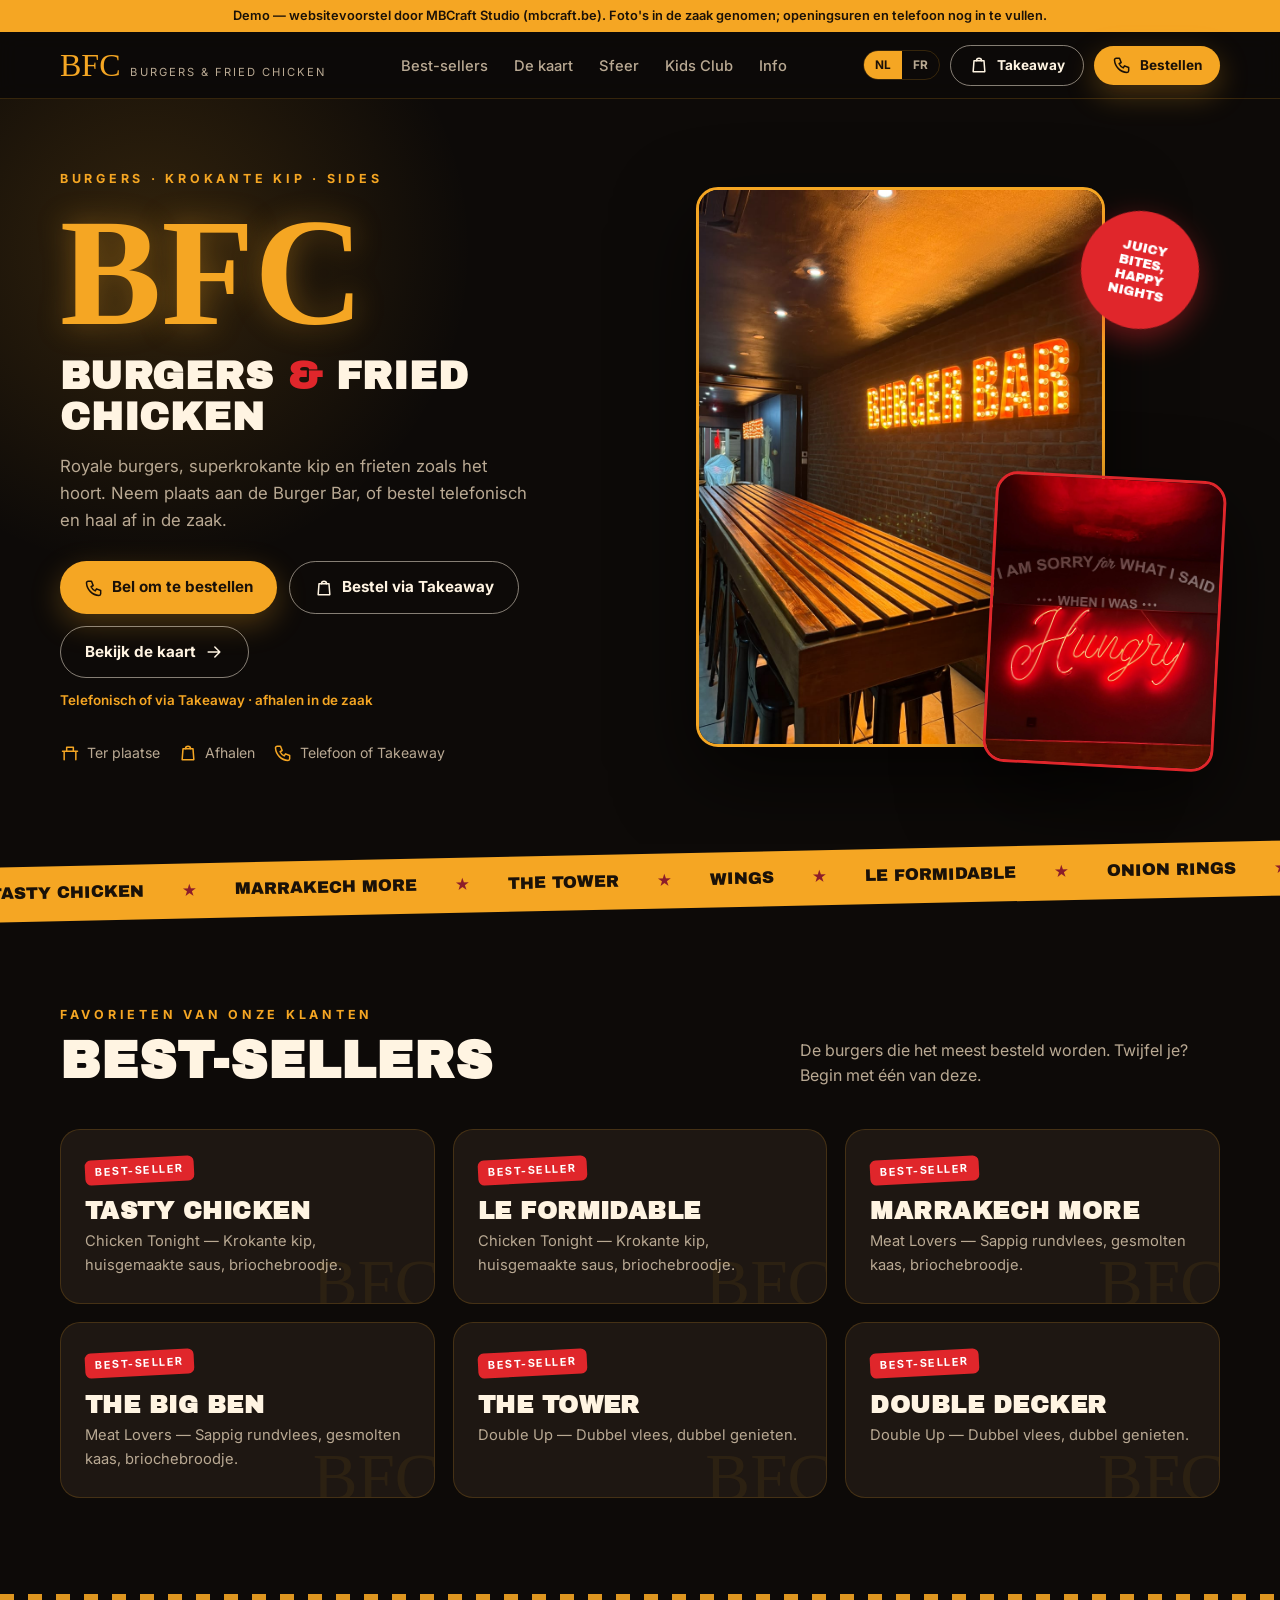
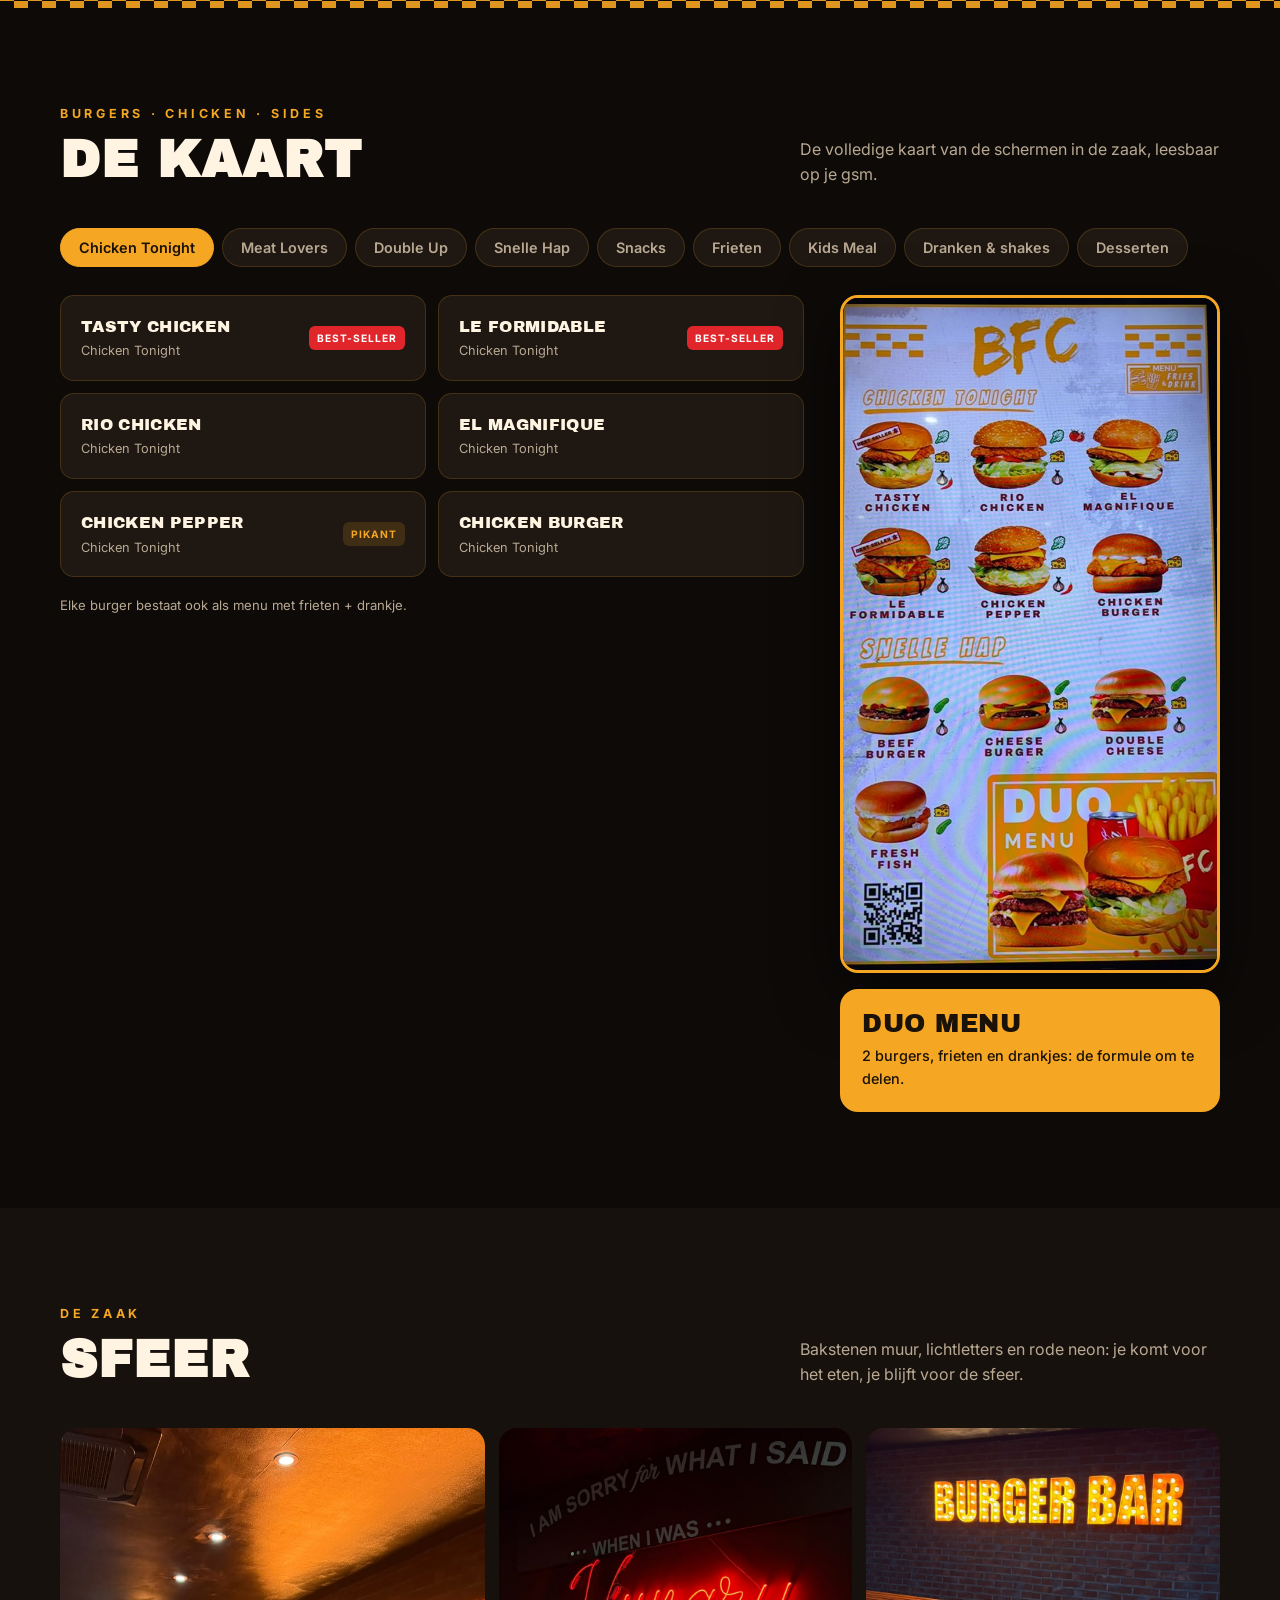
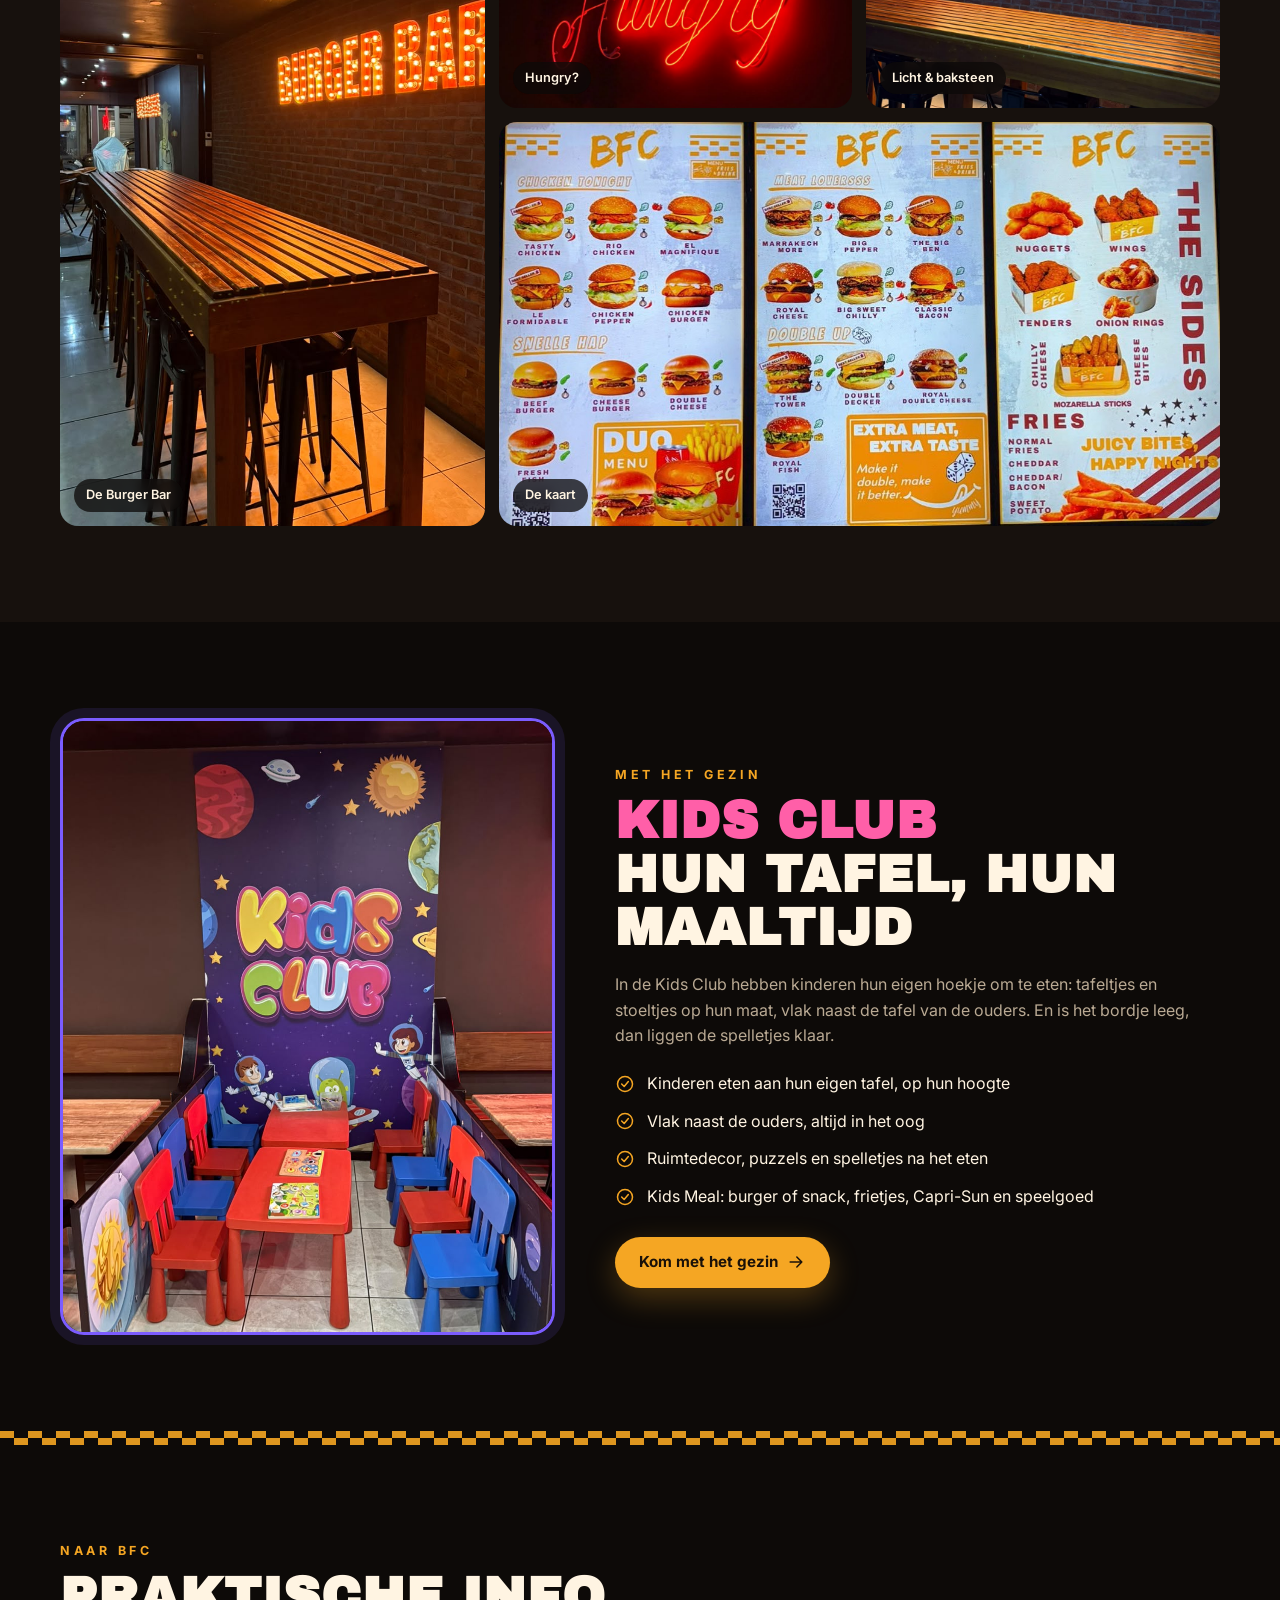
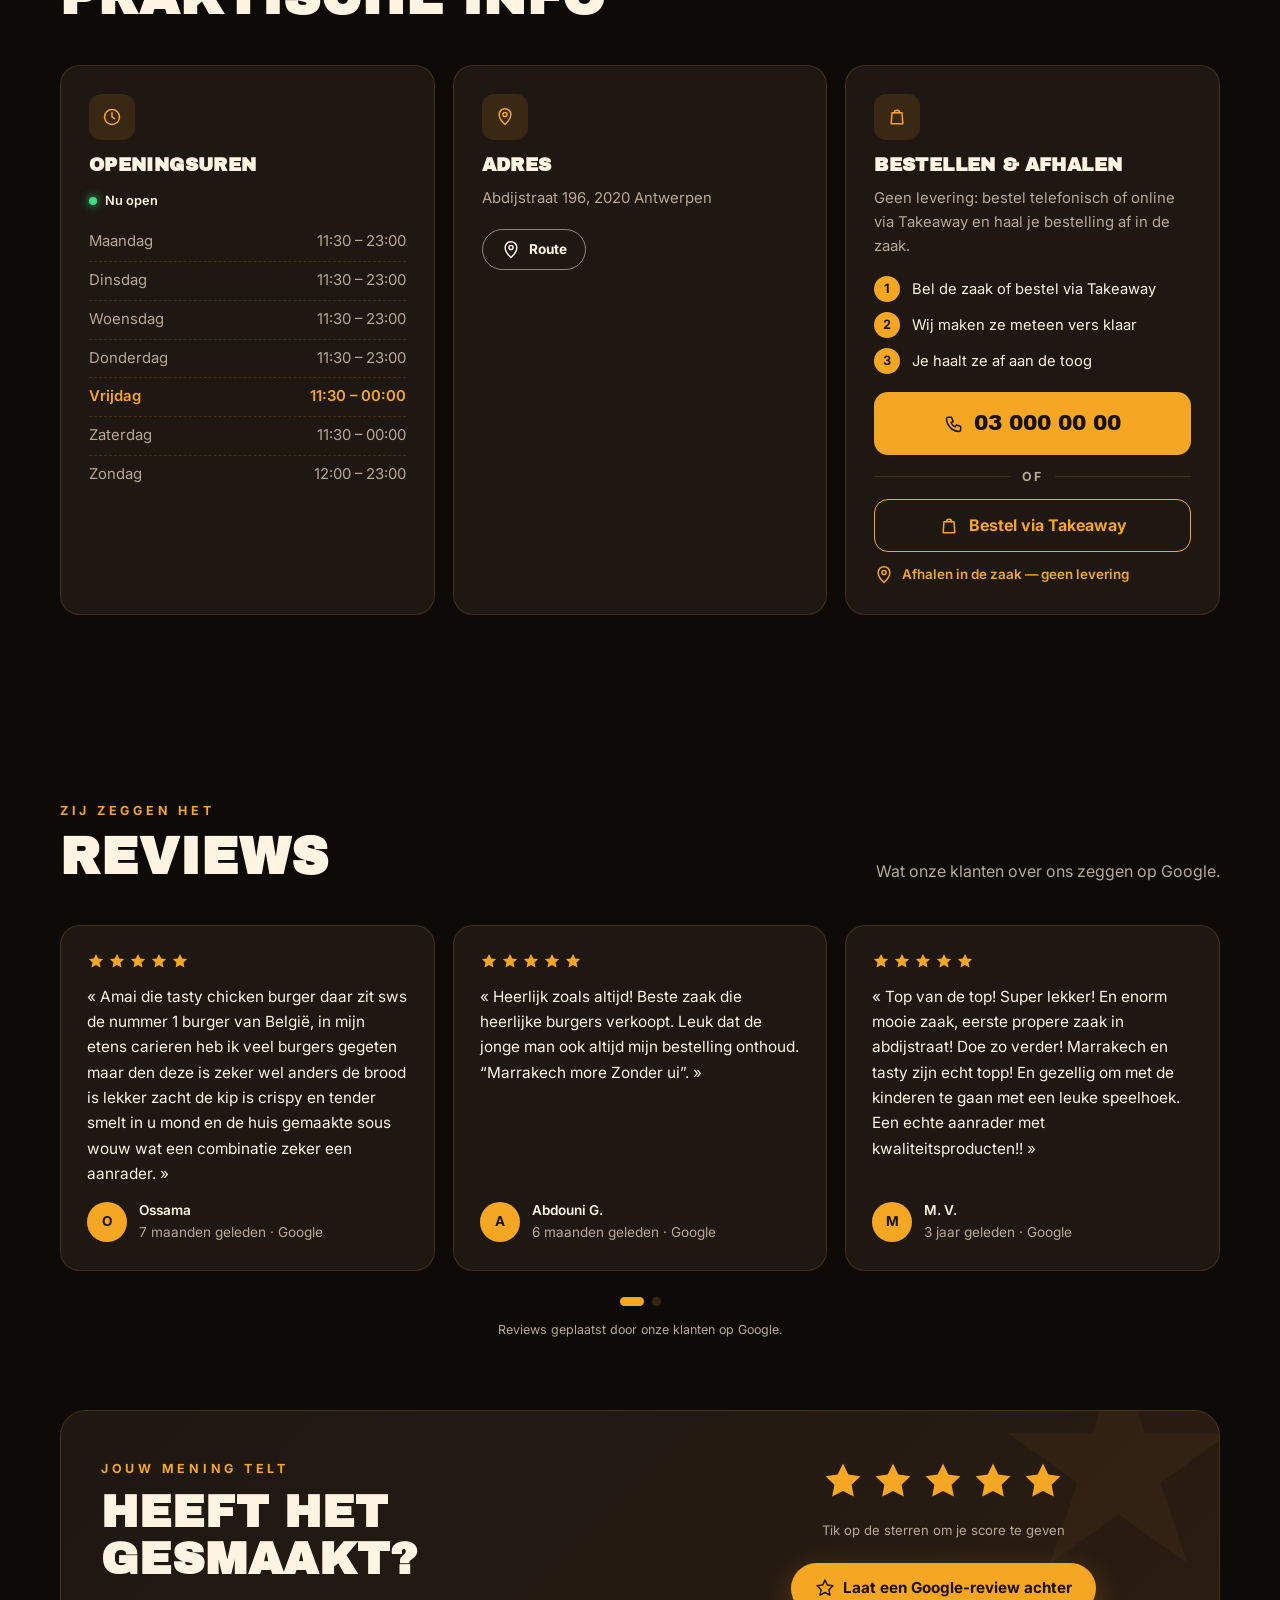
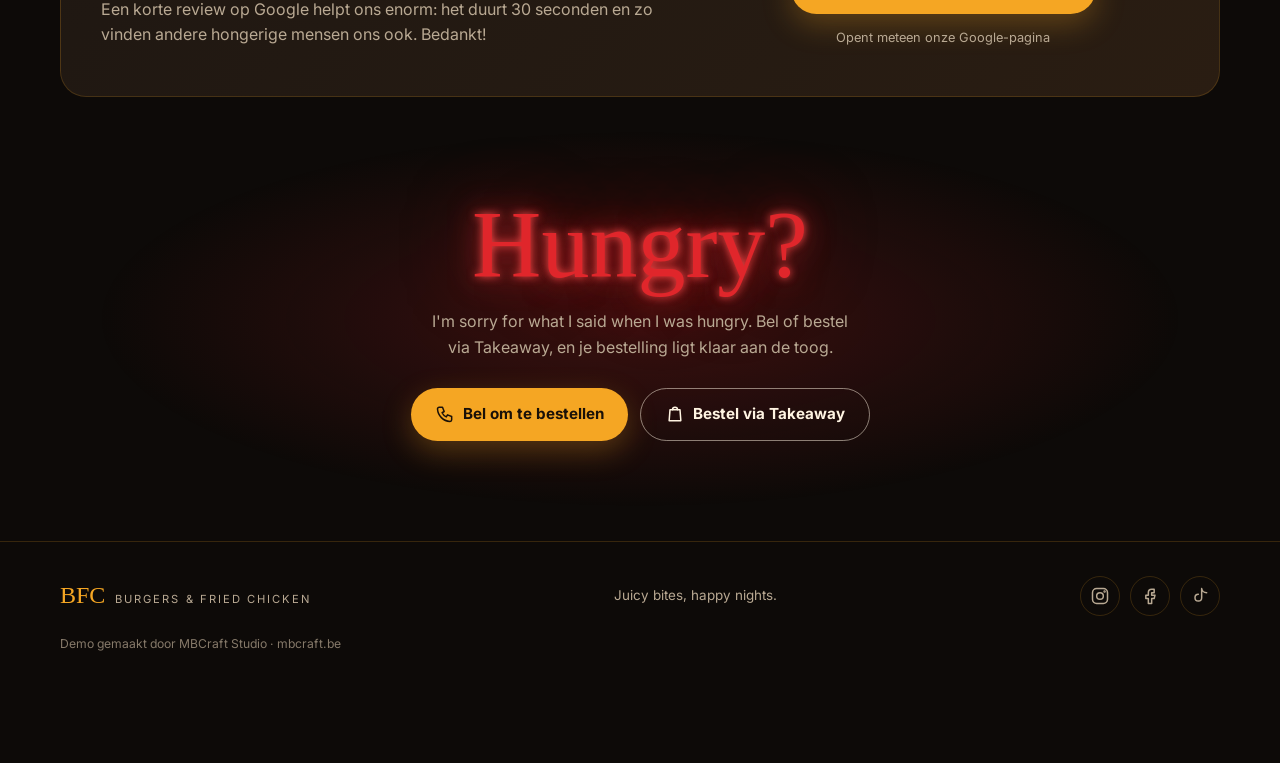
<file: demos/bfc/index.html>
<!doctype html>
<html lang="nl">
<head>
<meta charset="utf-8">
<meta name="viewport" content="width=device-width, initial-scale=1">
<title>BFC — Burgers & Fried Chicken</title>
<meta name="description" content="BFC — Burgers & Fried Chicken. Burgers, poulet croustillant, sides. Sur place ou à emporter : commande par téléphone, à récupérer au magasin.">
<meta name="robots" content="noindex">
<link rel="preconnect" href="https://fonts.googleapis.com">
<link rel="preconnect" href="https://fonts.gstatic.com" crossorigin>
<link href="https://fonts.googleapis.com/css2?family=Permanent+Marker&family=Archivo+Black&family=Inter:wght@400;500;600;700&display=swap" rel="stylesheet">
<style>
:root{
  --bg:#0d0a08; --bg-2:#17110d; --card:#1e1712; --line:rgba(245,166,35,.18);
  --yellow:#f5a623; --yellow-2:#ffc94d; --red:#e0262b; --wine:#8c1d2a;
  --cream:#fff4e2; --muted:#b9a993;
}
*{box-sizing:border-box;margin:0;padding:0}
html{scroll-behavior:smooth}
body{background:var(--bg);color:var(--cream);font-family:Inter,system-ui,sans-serif;line-height:1.6;overflow-x:hidden}
a{color:inherit}
img{display:block;max-width:100%}
.wrap{width:min(1160px,100% - 32px);margin-inline:auto}
.h{font-family:"Archivo Black",sans-serif;text-transform:uppercase;letter-spacing:.02em;line-height:1.05}
.marker{font-family:"Permanent Marker",cursive}
.kicker{font-size:.78rem;font-weight:700;letter-spacing:.3em;text-transform:uppercase;color:var(--yellow)}
svg.i{width:20px;height:20px;fill:none;stroke:currentColor;stroke-width:1.8;stroke-linecap:round;stroke-linejoin:round;flex:none}

/* bandeau démo */
.demo{background:var(--yellow);color:#1a1108;font-size:.8rem;text-align:center;padding:6px 16px;font-weight:600}

/* damier façon écrans menu */
.checker{height:14px;background:
  linear-gradient(90deg,var(--yellow) 50%,transparent 0) 0 0/28px 7px repeat-x,
  linear-gradient(90deg,transparent 50%,var(--yellow) 0) 0 7px/28px 7px repeat-x;opacity:.9}

/* nav */
header{position:sticky;top:0;z-index:50;background:rgba(13,10,8,.88);backdrop-filter:blur(10px);border-bottom:1px solid var(--line)}
.nav{display:flex;align-items:center;justify-content:space-between;height:66px;gap:16px}
.logo{display:flex;align-items:baseline;gap:10px;text-decoration:none}
.logo b{font-family:"Permanent Marker",cursive;font-size:2rem;color:var(--yellow);font-weight:400;line-height:1}
.logo span{font-size:.7rem;letter-spacing:.18em;text-transform:uppercase;color:var(--muted)}
.links{display:flex;gap:26px;list-style:none}
.links a{text-decoration:none;font-size:.92rem;font-weight:500;color:var(--muted);transition:color .2s}
.links a:hover{color:var(--yellow)}
.right{display:flex;align-items:center;gap:10px}
.lang{display:flex;border:1px solid var(--line);border-radius:999px;overflow:hidden}
.lang button{background:none;border:0;color:var(--muted);font:700 .74rem Inter;padding:7px 11px;cursor:pointer}
.lang button.on{background:var(--yellow);color:#1a1108}
.btn{display:inline-flex;align-items:center;gap:8px;padding:13px 24px;border-radius:999px;text-decoration:none;font-weight:700;font-size:.95rem;border:0;cursor:pointer;transition:transform .2s,box-shadow .2s,background .2s}
.btn:hover{transform:translateY(-2px)}
.btn.y{background:var(--yellow);color:#1a1108;box-shadow:0 10px 30px rgba(245,166,35,.28)}
.btn.y:hover{background:var(--yellow-2)}
.btn.o{border:1.5px solid rgba(255,244,226,.5);color:var(--cream)}
.btn.o:hover{border-color:var(--yellow);color:var(--yellow)}
.btn.sm{padding:9px 18px;font-size:.85rem}
.menu-btn{display:none;background:none;border:0;color:var(--cream);width:42px;height:42px;cursor:pointer}
.menu-btn svg{width:26px;height:26px}

/* hero */
.hero{position:relative;padding:70px 0 80px;overflow:hidden}
.hero::before{content:"";position:absolute;width:700px;height:700px;left:-200px;top:-200px;background:radial-gradient(circle,rgba(245,166,35,.16),transparent 65%);pointer-events:none}
.hero-grid{position:relative;display:grid;grid-template-columns:1.05fr .95fr;gap:56px;align-items:center}
.hero h1{margin:16px 0 6px}
.hero h1 .marker{display:block;font-size:clamp(5rem,14vw,9.5rem);color:var(--yellow);line-height:.9;text-shadow:0 0 30px rgba(245,166,35,.35)}
.hero h1 .h{display:block;font-size:clamp(1.5rem,3.6vw,2.4rem);margin-top:14px}
.hero h1 .h em{font-style:normal;color:var(--red)}
.hero p.sub{color:var(--muted);max-width:470px;margin:16px 0 28px;font-size:1.05rem}
.btns{display:flex;gap:12px;flex-wrap:wrap}
.modes{display:flex;gap:18px;flex-wrap:wrap;margin-top:30px;font-size:.88rem;color:var(--muted)}
.modes span{display:flex;align-items:center;gap:7px}
.modes svg{color:var(--yellow)}
.hero-pics{position:relative;height:560px}
.hero-pics figure{position:absolute;overflow:hidden;border-radius:22px;box-shadow:0 30px 80px rgba(0,0,0,.6)}
.hero-pics img{width:100%;height:100%;object-fit:cover}
.hero-pics .p1{inset:0 22% 0 0;border:3px solid var(--yellow)}
.hero-pics .p2{width:44%;height:52%;right:0;bottom:-20px;border:3px solid var(--red);transform:rotate(3deg)}
.sticker{position:absolute;top:24px;right:4%;z-index:3;background:var(--red);color:#fff;width:118px;height:118px;border-radius:50%;display:grid;place-items:center;text-align:center;font-family:"Archivo Black";font-size:.82rem;line-height:1.15;text-transform:uppercase;transform:rotate(12deg);box-shadow:0 10px 30px rgba(224,38,43,.45);padding:12px}

/* bande défilante */
.ticker{background:var(--yellow);color:#1a1108;overflow:hidden;white-space:nowrap;padding:14px 0;transform:rotate(-1.2deg);margin:10px -10px 0}
.ticker div{display:inline-flex;gap:38px;animation:slide 30s linear infinite;font-family:"Archivo Black";text-transform:uppercase;font-size:1.05rem}
.ticker i{font-style:normal;color:var(--wine)}
@keyframes slide{to{transform:translateX(-50%)}}

section{padding:96px 0}
.head{display:flex;justify-content:space-between;align-items:flex-end;gap:24px;flex-wrap:wrap;margin-bottom:40px}
.head h2{font-size:clamp(2rem,5vw,3.2rem);margin-top:10px}
.head h2 .marker{color:var(--yellow);font-weight:400;text-transform:none}
.head p{color:var(--muted);max-width:420px}

/* best-sellers */
.best{display:grid;grid-template-columns:repeat(3,1fr);gap:18px}
.bs{position:relative;background:var(--card);border:1px solid var(--line);border-radius:20px;padding:26px 24px;overflow:hidden;transition:transform .25s,border-color .25s}
.bs:hover{transform:translateY(-4px);border-color:var(--yellow)}
.bs .tagline{display:inline-block;font-size:.68rem;font-weight:700;letter-spacing:.14em;text-transform:uppercase;background:var(--red);color:#fff;padding:4px 10px;border-radius:6px;transform:rotate(-3deg)}
.bs h3{font-size:1.5rem;margin:16px 0 6px}
.bs p{color:var(--muted);font-size:.92rem}
.bs .cat{position:absolute;right:-6px;bottom:-14px;font-family:"Permanent Marker";font-size:4.2rem;color:rgba(245,166,35,.07);line-height:1}

/* carte */
.tabs{display:flex;gap:8px;flex-wrap:wrap;margin-bottom:28px}
.tabs button{background:var(--card);border:1px solid var(--line);color:var(--muted);font:600 .9rem Inter;padding:10px 18px;border-radius:999px;cursor:pointer;transition:.2s}
.tabs button:hover{color:var(--cream)}
.tabs button.on{background:var(--yellow);color:#1a1108;border-color:var(--yellow)}
.carte{display:grid;grid-template-columns:1fr 380px;gap:36px;align-items:start}
.list{display:grid;grid-template-columns:1fr 1fr;gap:12px}
.item{display:flex;justify-content:space-between;align-items:center;gap:12px;background:var(--card);border:1px solid var(--line);border-radius:14px;padding:18px 20px;animation:pop .35s ease both}
@keyframes pop{from{opacity:0;transform:translateY(8px)}}
.item.full{grid-column:1/-1}
.item b{font-family:"Archivo Black";font-weight:400;text-transform:uppercase;font-size:1rem;letter-spacing:.02em}
.item small{display:block;color:var(--muted);font-size:.8rem;margin-top:2px}
.badge{font-size:.64rem;font-weight:700;letter-spacing:.1em;text-transform:uppercase;padding:4px 8px;border-radius:6px;white-space:nowrap}
.badge.r{background:var(--red);color:#fff}
.badge.y{background:rgba(245,166,35,.15);color:var(--yellow)}
.carte-side{position:sticky;top:90px}
.screen{border-radius:18px;overflow:hidden;border:3px solid var(--yellow);box-shadow:0 20px 60px rgba(0,0,0,.5)}
.screen{background:#000}
.screen img{width:100%;height:auto}
.duo{margin-top:16px;background:var(--yellow);color:#1a1108;border-radius:18px;padding:22px}
.duo .h{font-size:1.6rem}
.duo p{font-size:.9rem;margin-top:6px;font-weight:500}
.note{color:var(--muted);font-size:.82rem;margin-top:18px}

/* ambiance */
.amb{background:var(--bg-2);position:relative}
.gal{display:grid;grid-template-columns:1.2fr 1fr 1fr;grid-template-rows:280px auto;gap:14px}
.gal figure{position:relative;overflow:hidden;border-radius:18px;background:#000}
.gal figure:first-child{grid-row:span 2}
.gal figure.wide{grid-column:span 2;aspect-ratio:1196/669}
.gal img{width:100%;height:100%;object-fit:cover;transition:transform .6s}
.gal figure:hover img{transform:scale(1.05)}
.gal figcaption{position:absolute;left:14px;bottom:14px;background:rgba(13,10,8,.75);backdrop-filter:blur(6px);font-size:.8rem;font-weight:600;padding:6px 12px;border-radius:999px}

/* kids */
.kids{display:grid;grid-template-columns:.9fr 1.1fr;gap:60px;align-items:center}
.kids-img{border-radius:24px;overflow:hidden;border:3px solid #7b5cff;box-shadow:0 0 0 10px rgba(123,92,255,.12)}
.kids-img img{width:100%;aspect-ratio:4/5;object-fit:cover}
.kids h2{font-size:clamp(2rem,5vw,3.2rem);margin:10px 0 16px}
.kids h2 span{color:#ff5fa8}
.kids p{color:var(--muted);margin-bottom:22px}
.points{list-style:none;display:grid;gap:12px;margin-bottom:28px}
.points li{display:flex;gap:12px;align-items:center}
.points svg{color:var(--yellow)}

/* infos */
.infos{display:grid;grid-template-columns:repeat(3,1fr);gap:18px}
.box{background:var(--card);border:1px solid var(--line);border-radius:20px;padding:28px}
.box .ic{width:46px;height:46px;border-radius:12px;background:rgba(245,166,35,.12);color:var(--yellow);display:grid;place-items:center;margin-bottom:16px}
.box h3{font-size:1.15rem;margin-bottom:12px}
.box p,.box li{color:var(--muted);font-size:.93rem}
.hours{list-style:none}
.hours li{display:flex;justify-content:space-between;padding:7px 0;border-bottom:1px dashed var(--line)}
.hours li:last-child{border:0}
.hours li.today{color:var(--yellow);font-weight:600}
.open{display:inline-flex;align-items:center;gap:8px;font-size:.8rem;font-weight:600;margin-bottom:12px}
.open i{width:8px;height:8px;border-radius:50%;background:#3ddc84;box-shadow:0 0 10px #3ddc84}
.box .btn{margin-top:18px}

/* final */
.cta{text-align:center;padding:100px 0;position:relative;overflow:hidden;background:radial-gradient(ellipse at center,rgba(224,38,43,.22),transparent 60%)}
.cta .marker{font-size:clamp(3rem,10vw,6rem);color:var(--red);text-shadow:0 0 8px #ff4b4b,0 0 30px rgba(224,38,43,.8),0 0 70px rgba(224,38,43,.5);line-height:1}
.cta p{color:var(--muted);margin:16px auto 28px;max-width:440px}

footer{border-top:1px solid var(--line);padding:34px 0 110px;font-size:.84rem;color:var(--muted)}
.foot{display:flex;justify-content:space-between;gap:20px;flex-wrap:wrap;align-items:center}
.foot .logo b{font-size:1.5rem}
.soc{display:flex;gap:10px}
.soc a{width:40px;height:40px;border-radius:50%;border:1px solid var(--line);display:grid;place-items:center;transition:.2s}
.soc a:hover{border-color:var(--yellow);color:var(--yellow)}
.made{margin-top:18px;font-size:.76rem;opacity:.7}

.steps{list-style:none;display:grid;gap:10px;margin:18px 0}
.steps li{display:flex;gap:12px;align-items:center;font-size:.92rem;color:var(--cream)}
.steps b{width:26px;height:26px;border-radius:50%;background:var(--yellow);color:#1a1108;display:grid;place-items:center;font-size:.8rem;flex:none}
.tel-big{display:flex;align-items:center;justify-content:center;gap:10px;background:var(--yellow);color:#1a1108;text-decoration:none;font-family:"Archivo Black";font-size:1.35rem;padding:14px;border-radius:14px;transition:background .2s}
.tel-big:hover{background:var(--yellow-2)}
.pickup{display:flex;gap:8px;align-items:center;margin-top:12px;font-size:.84rem!important;color:var(--yellow)!important;font-weight:600}
.or{display:flex;align-items:center;gap:12px;margin:12px 0;font-size:.78rem;font-weight:700;letter-spacing:.15em;text-transform:uppercase;color:var(--muted)}
.or::before,.or::after{content:"";flex:1;height:1px;background:var(--line)}
.ta-big{display:flex;align-items:center;justify-content:center;gap:10px;border:1.5px solid var(--yellow);color:var(--yellow);text-decoration:none;font-weight:700;padding:13px;border-radius:14px;transition:.2s}
.ta-big:hover{background:var(--yellow);color:#1a1108}
.hint{margin-top:12px;font-size:.84rem;color:var(--yellow);font-weight:600}

/* visionneuse photos */
.zoomable{cursor:zoom-in}
.lb{position:fixed;inset:0;z-index:100;background:rgba(5,4,3,.97);display:none;align-items:center;justify-content:center;padding:60px 70px;}
.lb.open{display:flex;animation:lbIn .25s ease}
@keyframes lbIn{from{opacity:0}}
.lb img{max-width:100%;max-height:100%;object-fit:contain;border-radius:12px;box-shadow:0 30px 80px rgba(0,0,0,.6)}
.lb button{position:absolute;background:rgba(255,244,226,.1);border:1px solid rgba(255,244,226,.2);color:var(--cream);width:48px;height:48px;border-radius:50%;display:grid;place-items:center;cursor:pointer;transition:background .2s}
.lb button:hover{background:var(--yellow);color:#1a1108}
.lb .x{top:16px;right:16px}
@media (max-width:600px){.lb{padding:70px 10px}}

/* avis */
.review{padding:70px 0 0}
.rv-card{position:relative;overflow:hidden;background:linear-gradient(135deg,var(--card),#2a1d12);border:1px solid var(--line);border-radius:26px;padding:48px 40px;display:grid;grid-template-columns:1.2fr 1fr;gap:40px;align-items:center}
.rv-card::after{content:"★";position:absolute;right:-30px;top:-70px;font-size:16rem;color:rgba(245,166,35,.05);line-height:1;pointer-events:none}
.rv-card h2{font-size:clamp(1.8rem,4.5vw,2.8rem);margin:10px 0 14px}
.rv-card p{color:var(--muted)}
.rv-side{text-align:center;position:relative;z-index:1}
.stars{display:inline-flex;gap:6px;margin-bottom:10px}
.stars a{color:var(--yellow);transition:color .15s,transform .15s;display:block}
.stars svg{width:44px;height:44px;fill:currentColor;stroke:none}
.stars a:hover ~ a{color:rgba(245,166,35,.3)}
.stars a:hover{transform:scale(1.15)}
.rv-hint{display:block;font-size:.82rem;color:var(--muted);margin-bottom:22px}
.g-note{display:flex;align-items:center;justify-content:center;gap:8px;margin-top:14px;font-size:.8rem;color:var(--muted)}

/* avis clients */
.tst{padding:90px 0 0}
.tst-grid{display:grid;grid-template-columns:repeat(3,1fr);gap:18px}
.tc{background:var(--card);border:1px solid var(--line);border-radius:20px;padding:26px;display:flex;flex-direction:column;gap:14px;animation:pop .4s ease both}
.tc .st{display:flex;gap:3px;color:var(--yellow)}
.tc .st svg{width:18px;height:18px;fill:currentColor;stroke:none}
.tc blockquote{color:var(--cream);font-size:.96rem;line-height:1.65;flex:1}
.tc footer{display:flex;align-items:center;gap:12px;padding:0;border:0;font-size:.85rem;color:var(--muted)}
.tc .av{width:40px;height:40px;border-radius:50%;background:var(--yellow);color:#1a1108;display:grid;place-items:center;font-weight:700;flex:none}
.tc b{display:block;color:var(--cream);font-weight:600}
.tst-nav{display:flex;align-items:center;justify-content:center;gap:14px;margin-top:26px}
.tst-nav button{display:none;width:42px;height:42px;border-radius:50%;background:var(--card);border:1px solid var(--line);color:var(--cream);display:grid;place-items:center;cursor:pointer;transition:.2s}
.tst-nav button:hover{background:var(--yellow);color:#1a1108}
.tst-nav .pv svg{transform:scaleX(-1)}
.dots{display:flex;gap:8px}
.dots i{width:9px;height:9px;border-radius:50%;background:var(--line);cursor:pointer;transition:.2s}
.dots i.on{background:var(--yellow);width:24px;border-radius:5px}
.src{text-align:center;font-size:.78rem;color:var(--muted);margin-top:14px}

/* barre mobile */
.mbar{display:none}

.rv{opacity:0;transform:translateY(24px);transition:opacity .7s,transform .7s}
.rv.in{opacity:1;transform:none}

@media (max-width:960px){
  .links{display:none}
  .links.show{display:flex;flex-direction:column;position:absolute;top:66px;left:0;right:0;background:var(--bg);padding:20px 16px;border-bottom:1px solid var(--line);gap:16px}
  .menu-btn{display:grid;place-items:center}
  .right .btn{display:none}
  .hero{padding:40px 0 60px}
  .hero-grid{grid-template-columns:1fr;gap:40px}
  .hero-pics{height:440px}
  .best{grid-template-columns:1fr 1fr}
  .carte{grid-template-columns:1fr}
  .carte-side{position:static;display:grid;grid-template-columns:1fr 1fr;gap:14px}
  .duo{margin:0}
  .gal{grid-template-columns:1fr 1fr;grid-template-rows:auto}
  .gal figure{aspect-ratio:3/4}
  .gal figure:first-child{grid-row:auto;grid-column:span 2;aspect-ratio:4/3}
  .kids{grid-template-columns:1fr;gap:36px}
  .infos{grid-template-columns:1fr}

  .rv-card{grid-template-columns:1fr;padding:34px 22px;text-align:center}
  .mbar{display:grid;grid-template-columns:.8fr .9fr 1.9fr;gap:8px;position:fixed;left:0;right:0;bottom:0;z-index:60;padding:10px 12px calc(10px + env(safe-area-inset-bottom));background:rgba(13,10,8,.95);backdrop-filter:blur(10px);border-top:1px solid var(--line)}
  .mbar a{display:flex;flex-direction:column;align-items:center;gap:3px;text-decoration:none;font-size:.72rem;font-weight:600;padding:8px;border-radius:12px;background:var(--card)}
  .mbar a.go{background:var(--yellow);color:#1a1108;flex-direction:row;justify-content:center;font-size:.9rem}
}
@media (max-width:600px){
  section{padding:70px 0}
  .ticker{padding:9px 0;margin-top:4px}
  .ticker div{font-size:.72rem;gap:16px;animation-duration:14s}
  .list{grid-template-columns:1fr}
  /* best-sellers : 3 + 3 petites cartes */
  .best{grid-template-columns:repeat(3,1fr);gap:8px}
  .bs{padding:12px 10px 14px;border-radius:14px}
  .bs .tagline{font-size:.5rem;padding:3px 6px;letter-spacing:.08em}
  .bs h3{font-size:.78rem;margin:10px 0 4px;line-height:1.15}
  .bs p{display:none}
  .bs .cat{font-size:2.2rem;bottom:-8px}
  /* avis : 3 petites cartes côte à côte */
  .tst-grid{grid-template-columns:repeat(3,1fr);gap:8px}
  .tc{padding:12px 10px;border-radius:14px;gap:8px}
  .tc .st{gap:1px}
  .tc .st svg{width:10px;height:10px}
  .tc blockquote{flex:none;font-size:.7rem;line-height:1.45;display:-webkit-box;-webkit-line-clamp:9;-webkit-box-orient:vertical;overflow:hidden}
  .tc footer{margin-top:auto;flex-direction:column;align-items:flex-start;gap:6px;font-size:.6rem;line-height:1.3}
  .tc .av{width:24px;height:24px;font-size:.7rem}
  .hero-pics{height:380px}
  .sticker{width:96px;height:96px;font-size:.7rem}
  .carte-side{grid-template-columns:1fr}
  .logo span{display:none}
}
@media (prefers-reduced-motion:reduce){*{animation:none!important;transition:none!important}.rv{opacity:1;transform:none}}
</style>
</head>
<body>

<!-- Icônes au trait -->
<svg width="0" height="0" style="position:absolute">
  <symbol id="i-bag" viewBox="0 0 24 24"><path d="M6 7h12l1 13H5L6 7z"/><path d="M9 7a3 3 0 0 1 6 0"/></symbol>
  <symbol id="i-seat" viewBox="0 0 24 24"><path d="M3 10h18M5 10v10M19 10v10M8 10V5h8v5"/></symbol>
  <symbol id="i-phone" viewBox="0 0 24 24"><path d="M5 4h4l2 5-2.5 1.5a11 11 0 0 0 5 5L15 13l5 2v4a2 2 0 0 1-2 2A16 16 0 0 1 3 6a2 2 0 0 1 2-2"/></symbol>
  <symbol id="i-pin" viewBox="0 0 24 24"><path d="M12 21s-7-6.2-7-12a7 7 0 0 1 14 0c0 5.8-7 12-7 12z"/><circle cx="12" cy="9" r="2.5"/></symbol>
  <symbol id="i-clock" viewBox="0 0 24 24"><circle cx="12" cy="12" r="9"/><path d="M12 7v5l3 2"/></symbol>
  <symbol id="i-check" viewBox="0 0 24 24"><circle cx="12" cy="12" r="9"/><path d="M8 12l3 3 5-6"/></symbol>
  <symbol id="i-insta" viewBox="0 0 24 24"><rect x="3" y="3" width="18" height="18" rx="5"/><circle cx="12" cy="12" r="4"/><circle cx="17.5" cy="6.5" r=".6"/></symbol>
  <symbol id="i-fb" viewBox="0 0 24 24"><path d="M14 8h3V4h-3a4 4 0 0 0-4 4v3H7v4h3v6h4v-6h3l1-4h-4V8z"/></symbol>
  <symbol id="i-tiktok" viewBox="0 0 24 24"><path d="M14 3v11a4 4 0 1 1-4-4M14 3c.5 3 2.5 5 6 5"/></symbol>
  <symbol id="i-menu" viewBox="0 0 24 24"><path d="M4 7h16M4 12h16M4 17h16"/></symbol>
  <symbol id="i-star" viewBox="0 0 24 24"><path d="M12 2.5l2.9 6 6.6.9-4.8 4.6 1.2 6.5L12 17.4l-5.9 3.1 1.2-6.5L2.5 9.4l6.6-.9z"/></symbol>
  <symbol id="i-arrow" viewBox="0 0 24 24"><path d="M5 12h14M13 6l6 6-6 6"/></symbol>
</svg>

<div class="demo" data-t="demo"></div>

<header>
  <div class="wrap nav">
    <a class="logo" href="#top"><b>BFC</b><span>Burgers & Fried Chicken</span></a>
    <ul class="links" id="links">
      <li><a href="#best" data-t="n_best"></a></li>
      <li><a href="#carte" data-t="n_carte"></a></li>
      <li><a href="#ambiance" data-t="n_amb"></a></li>
      <li><a href="#kids" data-t="n_kids"></a></li>
      <li><a href="#infos" data-t="n_infos"></a></li>
    </ul>
    <div class="right">
      <div class="lang"><button data-l="nl" class="on">NL</button><button data-l="fr">FR</button></div>
      <a class="btn o sm" data-takeaway><svg class="i"><use href="#i-bag"/></svg><span>Takeaway</span></a>
      <a class="btn y sm" data-tel><svg class="i"><use href="#i-phone"/></svg><span data-t="order"></span></a>
      <button class="menu-btn" id="mb" aria-label="Menu"><svg class="i"><use href="#i-menu"/></svg></button>
    </div>
  </div>
</header>

<main id="top">
  <!-- HERO -->
  <section class="hero">
    <div class="wrap hero-grid">
      <div class="rv">
        <div class="kicker" data-t="h_kick"></div>
        <h1>
          <span class="marker">BFC</span>
          <span class="h">Burgers <em>&</em> Fried Chicken</span>
        </h1>
        <p class="sub" data-t="h_sub"></p>
        <div class="btns">
          <a class="btn y" data-tel><svg class="i"><use href="#i-phone"/></svg><span data-t="order_now"></span></a>
          <a class="btn o" data-takeaway><svg class="i"><use href="#i-bag"/></svg><span data-t="ta_btn"></span></a>
          <a class="btn o" href="#carte"><span data-t="see_menu"></span><svg class="i"><use href="#i-arrow"/></svg></a>
        </div>
        <p class="hint" data-t="hint"></p>
        <div class="modes">
          <span><svg class="i"><use href="#i-seat"/></svg><span data-t="m1"></span></span>
          <span><svg class="i"><use href="#i-bag"/></svg><span data-t="m2"></span></span>
          <span><svg class="i"><use href="#i-phone"/></svg><span data-t="m3"></span></span>
        </div>
      </div>
      <div class="hero-pics rv">
        <div class="sticker" data-t="sticker"></div>
        <figure class="p1"><img src="img/burger-bar-table.jpg" alt="Le Burger Bar de BFC"></figure>
        <figure class="p2"><img src="img/neon-hungry.jpg" alt="Néon Hungry"></figure>
      </div>
    </div>
  </section>

  <div class="ticker" aria-hidden="true"><div id="tk"></div></div>

  <!-- BEST-SELLERS -->
  <section id="best">
    <div class="wrap">
      <div class="head rv">
        <div><div class="kicker" data-t="b_kick"></div><h2 class="h" data-t="b_title"></h2></div>
        <p data-t="b_txt"></p>
      </div>
      <div class="best" id="bestList"></div>
    </div>
  </section>

  <div class="checker"></div>

  <!-- CARTE -->
  <section id="carte">
    <div class="wrap">
      <div class="head rv">
        <div><div class="kicker" data-t="c_kick"></div><h2 class="h" data-t="c_title"></h2></div>
        <p data-t="c_txt"></p>
      </div>
      <div class="tabs" id="tabs"></div>
      <div class="carte">
        <div>
          <div class="list" id="list"></div>
          <p class="note" data-t="c_note"></p>
        </div>
        <aside class="carte-side">
          <div class="screen"><img id="screenImg" src="img/menu-chicken.jpg" alt="Écran menu en magasin"></div>
          <div class="duo">
            <div class="h" data-t="duo_t"></div>
            <p data-t="duo_p"></p>
          </div>
        </aside>
      </div>
    </div>
  </section>

  <!-- AMBIANCE -->
  <section id="ambiance" class="amb">
    <div class="wrap">
      <div class="head rv">
        <div><div class="kicker" data-t="a_kick"></div><h2 class="h" data-t="a_title"></h2></div>
        <p data-t="a_txt"></p>
      </div>
      <div class="gal rv">
        <figure><img src="img/burger-bar.jpg" alt="Le Burger Bar"><figcaption data-t="g1"></figcaption></figure>
        <figure><img src="img/neon-hungry-2.jpg" alt="Néon Hungry"><figcaption data-t="g2"></figcaption></figure>
        <figure><img src="img/burger-bar-enseigne.jpg" alt="Enseigne Burger Bar"><figcaption data-t="g3"></figcaption></figure>
        <figure class="wide"><img src="img/menu-ecrans.jpg" alt="Menuschermen"><figcaption data-t="g4"></figcaption></figure>
      </div>
    </div>
  </section>

  <!-- KIDS -->
  <section id="kids">
    <div class="wrap kids">
      <div class="kids-img rv"><img src="img/kids-club.jpg" alt="Espace Kids Club"></div>
      <div class="rv">
        <div class="kicker" data-t="k_kick"></div>
        <h2 class="h"><span>Kids Club</span><br><span style="color:var(--cream)" data-t="k_title"></span></h2>
        <p data-t="k_txt"></p>
        <ul class="points">
          <li><svg class="i"><use href="#i-check"/></svg><span data-t="k1"></span></li>
          <li><svg class="i"><use href="#i-check"/></svg><span data-t="k2"></span></li>
          <li><svg class="i"><use href="#i-check"/></svg><span data-t="k3"></span></li>
          <li><svg class="i"><use href="#i-check"/></svg><span data-t="k4"></span></li>
        </ul>
        <a class="btn y" href="#infos"><span data-t="k_btn"></span><svg class="i"><use href="#i-arrow"/></svg></a>
      </div>
    </div>
  </section>

  <div class="checker"></div>

  <!-- INFOS -->
  <section id="infos">
    <div class="wrap">
      <div class="head rv">
        <div><div class="kicker" data-t="i_kick"></div><h2 class="h" data-t="i_title"></h2></div>
      </div>
      <div class="infos">
        <div class="box rv">
          <div class="ic"><svg class="i"><use href="#i-clock"/></svg></div>
          <h3 class="h" data-t="i_hours"></h3>
          <div class="open"><i></i><span data-t="open_now"></span></div>
          <ul class="hours" id="hours"></ul>
        </div>
        <div class="box rv">
          <div class="ic"><svg class="i"><use href="#i-pin"/></svg></div>
          <h3 class="h" data-t="i_addr"></h3>
          <p data-t="addr"></p>
          <a class="btn o sm" target="_blank" rel="noopener" href="https://www.google.com/maps/search/?api=1&query=Burgers+%26+Fried+Chicken+Abdijstraat+196+Antwerpen&query_place_id=ChIJD6f5flb3w0cROM55awdE1Jo"><svg class="i"><use href="#i-pin"/></svg><span data-t="route"></span></a>
        </div>
        <div class="box rv" id="commander">
          <div class="ic"><svg class="i"><use href="#i-bag"/></svg></div>
          <h3 class="h" data-t="i_order"></h3>
          <p data-t="order_txt"></p>
          <ol class="steps">
            <li><b>1</b><span data-t="s1"></span></li>
            <li><b>2</b><span data-t="s2"></span></li>
            <li><b>3</b><span data-t="s3"></span></li>
          </ol>
          <a class="tel-big" data-tel><svg class="i"><use href="#i-phone"/></svg><span class="tel-num"></span></a>
          <div class="or" data-t="or"></div>
          <a class="ta-big" data-takeaway><svg class="i"><use href="#i-bag"/></svg><span data-t="ta_btn"></span></a>
          <p class="pickup"><svg class="i"><use href="#i-pin"/></svg><span data-t="pickup"></span></p>
        </div>
      </div>
    </div>
  </section>

  <section class="tst" id="reviews" hidden>
    <div class="wrap">
      <div class="head rv">
        <div><div class="kicker" data-t="t_kick"></div><h2 class="h" data-t="t_title"></h2></div>
        <p data-t="t_txt"></p>
      </div>
      <div class="tst-grid" id="tstGrid"></div>
      <div class="tst-nav" id="tstNav">
        <div class="dots" id="tstDots"></div>
      </div>
      <p class="src" data-t="t_src"></p>
    </div>
  </section>

  <section class="review" id="avis">
    <div class="wrap">
      <div class="rv-card rv">
        <div>
          <div class="kicker" data-t="r_kick"></div>
          <h2 class="h" data-t="r_title"></h2>
          <p data-t="r_txt"></p>
        </div>
        <div class="rv-side">
          <div class="stars">
            <a data-review aria-label="1"><svg><use href="#i-star"/></svg></a><a data-review aria-label="2"><svg><use href="#i-star"/></svg></a><a data-review aria-label="3"><svg><use href="#i-star"/></svg></a><a data-review aria-label="4"><svg><use href="#i-star"/></svg></a><a data-review aria-label="5"><svg><use href="#i-star"/></svg></a>
          </div>
          <span class="rv-hint" data-t="r_hint"></span>
          <a class="btn y" data-review><svg class="i"><use href="#i-star"/></svg><span data-t="r_btn"></span></a>
          <div class="g-note"><span data-t="r_note"></span></div>
        </div>
      </div>
    </div>
  </section>

  <section class="cta">
    <div class="wrap rv">
      <div class="marker">Hungry?</div>
      <p data-t="cta_txt"></p>
      <div class="btns" style="justify-content:center">
        <a class="btn y" data-tel><svg class="i"><use href="#i-phone"/></svg><span data-t="order_now"></span></a>
        <a class="btn o" data-takeaway><svg class="i"><use href="#i-bag"/></svg><span data-t="ta_btn"></span></a>
      </div>
    </div>
  </section>
</main>

<footer>
  <div class="wrap">
    <div class="foot">
      <a class="logo" href="#top"><b>BFC</b><span>Burgers & Fried Chicken</span></a>
      <span data-t="slogan"></span>
      <div class="soc">
        <a href="#" aria-label="Instagram"><svg class="i"><use href="#i-insta"/></svg></a>
        <a href="#" aria-label="Facebook"><svg class="i"><use href="#i-fb"/></svg></a>
        <a href="#" aria-label="TikTok"><svg class="i"><use href="#i-tiktok"/></svg></a>
      </div>
    </div>
    <div class="made" data-t="made"></div>
  </div>
</footer>

<div class="lb" id="lb" aria-hidden="true">
  <img id="lbImg" alt="">
  <button class="x" id="lbX" aria-label="Fermer"><svg class="i" viewBox="0 0 24 24"><path d="M6 6l12 12M18 6L6 18"/></svg></button>
</div>

<nav class="mbar">
  <a href="https://www.google.com/maps/search/?api=1&query=Burgers+%26+Fried+Chicken+Abdijstraat+196+Antwerpen&query_place_id=ChIJD6f5flb3w0cROM55awdE1Jo" target="_blank" rel="noopener"><svg class="i"><use href="#i-pin"/></svg><span data-t="route_s"></span></a>
  <a data-takeaway><svg class="i"><use href="#i-bag"/></svg><span>Takeaway</span></a>
  <a class="go" data-tel><svg class="i"><use href="#i-phone"/></svg><span data-t="order_call"></span></a>
</nav>

<script>
/* ---------- Carte relevée sur les écrans du magasin ---------- */
const CARTE = [
  { id:'chicken', fr:'Chicken Tonight', nl:'Chicken Tonight', img:'img/menu-chicken.jpg', items:[
    {n:'Tasty Chicken', bs:1}, {n:'Le Formidable', bs:1}, {n:'Rio Chicken'},
    {n:'El Magnifique'}, {n:'Chicken Pepper', hot:1}, {n:'Chicken Burger'} ]},
  { id:'meat', fr:'Meat Lovers', nl:'Meat Lovers', img:'img/menu-meat.jpg', items:[
    {n:'Marrakech More', bs:1}, {n:'The Big Ben', bs:1}, {n:'Big Pepper', hot:1},
    {n:'Royal Cheese'}, {n:'Big Sweet Chilly', hot:1}, {n:'Classic Bacon'} ]},
  { id:'double', fr:'Double Up', nl:'Double Up', img:'img/menu-meat.jpg', items:[
    {n:'The Tower', bs:1}, {n:'Double Decker', bs:1}, {n:'Royal Double Cheese'}, {n:'Royal Fish'} ]},
  { id:'snelle', fr:'Snelle Hap', nl:'Snelle Hap', img:'img/menu-chicken.jpg', items:[
    {n:'Beef Burger'}, {n:'Cheese Burger'}, {n:'Double Cheese'}, {n:'Fresh Fish'} ]},
  { id:'sides', fr:'Snacks', nl:'Snacks', img:'img/menu-sides.jpg', items:[
    {n:'Chicken Nuggets', d:{fr:'4 ou 6 pièces', nl:'4 of 6 stuks'}},
    {n:'Chicken Wings', d:{fr:'3 ou 5 pièces', nl:'3 of 5 stuks'}},
    {n:'Hot Wings', hot:1, d:{fr:'3 ou 5 pièces', nl:'3 of 5 stuks'}},
    {n:'Crispy Chicken Tenders', d:{fr:'2 ou 4 pièces', nl:'2 of 4 stuks'}},
    {n:'Chicken Tenders Hot & Spicy', hot:1, d:{fr:'2 ou 4 pièces', nl:'2 of 4 stuks'}},
    {n:'Chicken Bites', d:{fr:'4 pièces', nl:'4 stuks'}},
    {n:'Cheese Bites'}, {n:'Chilli Cheese Bites', hot:1},
    {n:'Mozzarella Sticks'}, {n:'Onion Rings'} ]},
  { id:'fries', fr:'Frites', nl:'Frieten', img:'img/menu-sides.jpg', items:[
    {n:'Frieten', d:{fr:'Medium', nl:'Medium'}}, {n:'Potatoes'},
    {n:'Cheddar Fries'}, {n:'Cheddar / Bacon Fries'}, {n:'Sweet Potato Fries'},
    {n:'Sausje erbij?', d:{fr:'Une sauce avec tes frites', nl:'Een sausje bij je frieten'}} ]},
  { id:'kids', fr:'Kids Meal', nl:'Kids Meal', img:'img/kids-club.jpg', items:[
    {n:'Kids Meal', kid:1, d:{
      fr:'Hamburger, cheeseburger, 4 chicken nuggets ou 2 chicken tenders + frites, Capri-Sun et un jouet',
      nl:'Hamburger, cheeseburger, 4 chicken nuggets of 2 chicken tenders + frietjes, Capri-Sun en speelgoed'}} ]},
  { id:'drinks', fr:'Boissons & shakes', nl:'Dranken & shakes', items:[
    {n:'Frisdranken', d:{fr:'Softs', nl:'Frisdranken'}}, {n:'Red Bull'},
    {n:'Milkshake', d:{fr:'Vanille, fraise, chocolat ou banane', nl:'Vanille, aardbei, chocolade of banaan'}} ]},
  { id:'desserts', fr:'Desserts', nl:'Desserten', items:[
    {n:'Sundae ijs', d:{fr:'Nature, chocolat, caramel ou fraise', nl:'Natuur, chocolade, karamel of aardbei'}},
    {n:'Flurry', d:{fr:"M&M's ou Oreo", nl:"M&M's of Oreo"}},
    {n:'Parfait Chocolade', d:{fr:'Nature, chocolat, caramel ou fraise', nl:'Natuur, chocolade, karamel of aardbei'}} ]}
];
const BEST = [
  {n:'Tasty Chicken', c:'chicken'}, {n:'Le Formidable', c:'chicken'}, {n:'Marrakech More', c:'meat'},
  {n:'The Big Ben', c:'meat'}, {n:'The Tower', c:'double'}, {n:'Double Decker', c:'double'}
];

/* ---------- Textes FR / NL ---------- */
const T = {
  fr:{
    demo:"Démo — proposition de site par MBCraft Studio (mbcraft.be). Photos prises en magasin ; horaires et téléphone sont à compléter.",
    n_best:'Best-sellers', n_carte:'La carte', n_amb:'Ambiance', n_kids:'Kids Club', n_infos:'Infos',
    order:'Commander', order_now:'Appeler pour commander', order_call:'Appeler pour commander', hint:'Par téléphone ou sur Takeaway · à récupérer au magasin', ta_btn:'Commander sur Takeaway', or:'ou', see_menu:'Voir la carte',
    h_kick:'Burgers · Poulet croustillant · Sides',
    h_sub:"Des burgers généreux, du poulet bien croustillant et des frites comme on les aime. Installe-toi au Burger Bar ou commande par téléphone et passe la récupérer au magasin.",
    m1:'Sur place', m2:'À emporter', m3:'Téléphone ou Takeaway',
    sticker:'Juicy bites, happy nights',
    tk:['Tasty Chicken','Marrakech More','The Tower','Wings','Le Formidable','Onion Rings','Double Decker','Cheddar Bacon Fries'],
    b_kick:'Les préférés des clients', b_title:'Best-sellers', b_txt:"Les burgers qui partent le plus. Si tu hésites, commence par l'un d'eux.",
    bs:'Best-seller',
    cats:{chicken:'Chicken Tonight',meat:'Meat Lovers',double:'Double Up'},
    bdesc:{chicken:'Poulet croustillant, sauce maison, pain brioché.',meat:'Bœuf juteux, fromage fondant, pain brioché.',double:'Double viande, double plaisir.'},
    c_kick:'Burgers · Chicken · Sides', c_title:'La carte', c_txt:'Toute la carte des écrans du magasin, lisible sur ton téléphone.',
    c_note:"Chaque burger existe aussi en menu avec frites + boisson.",
    hot:'Épicé', kid:'+ jouet',
    duo_t:'Duo Menu', duo_p:"2 burgers, frites et boissons : la formule à partager.",
    a_kick:"L'endroit", a_title:'Ambiance', a_txt:"Mur de briques, lettres lumineuses et néon rouge : on vient pour manger, on reste pour l'ambiance.",
    g1:'Le Burger Bar', g2:'Hungry?', g3:'Lumière & briques', g4:'La carte',
    k_kick:'En famille', k_title:'Leur table, leur repas',
    k_txt:"Au Kids Club, les enfants ont leur propre coin pour manger : des petites tables et chaises à leur taille, juste à côté de la table des parents. Et une fois l'assiette finie, les jeux sont là.",
    k1:'Les enfants mangent à leur table, à leur hauteur', k2:'Juste à côté des parents, toujours sous les yeux', k3:"Déco de l'espace, puzzles et jeux pour après le repas",
    k4:'Kids Meal : burger ou snack, frites, Capri-Sun et un jouet',
    k_btn:'Venir en famille',
    i_kick:'Venir chez BFC', i_title:'Infos pratiques', i_hours:'Horaires', open_now:'Ouvert maintenant',
    days:['Lundi','Mardi','Mercredi','Jeudi','Vendredi','Samedi','Dimanche'],
    i_addr:'Adresse', addr:'Abdijstraat 196, 2020 Anvers', route:'Itinéraire',
    i_order:'Commander & récupérer', order_txt:'Pas de livraison : commande par téléphone ou en ligne sur Takeaway, et viens la chercher au magasin.', s1:'Appelle le magasin ou commande sur Takeaway', s2:'On la prépare tout de suite, bien chaude', s3:'Tu viens la récupérer au comptoir', pickup:'À récupérer au magasin — pas de livraison',
    call:'Appeler',
    cta_txt:"I'm sorry for what I said when I was hungry. Un appel ou une commande sur Takeaway, et tout t'attend au comptoir.",
    t_kick:'Ils en parlent', t_title:'Avis clients', t_txt:'Ce que nos clients disent de nous sur Google.', t_src:'Avis publiés sur Google par nos clients, rédigés en néerlandais et traduits en français.', t_trad:'traduit du néerlandais',
    r_kick:'Ton avis compte', r_title:'Tu as aimé ?', r_txt:"Un petit avis sur Google nous aide énormément : ça prend 30 secondes et ça aide d'autres affamés à nous trouver. Merci !", r_hint:'Touche les étoiles pour donner ta note', r_btn:'Laisser un avis Google', r_note:'Ouvre directement notre page Google',
    slogan:'Juicy bites, happy nights.',
    made:'Démo réalisée par MBCraft Studio · mbcraft.be',
    call_s:'Appeler', route_s:'Itinéraire'
  },
  nl:{
    demo:"Demo — websitevoorstel door MBCraft Studio (mbcraft.be). Foto's in de zaak genomen; openingsuren en telefoon nog in te vullen.",
    n_best:'Best-sellers', n_carte:'De kaart', n_amb:'Sfeer', n_kids:'Kids Club', n_infos:'Info',
    order:'Bestellen', order_now:'Bel om te bestellen', order_call:'Bel om te bestellen', hint:'Telefonisch of via Takeaway · afhalen in de zaak', ta_btn:'Bestel via Takeaway', or:'of', see_menu:'Bekijk de kaart',
    h_kick:'Burgers · Krokante kip · Sides',
    h_sub:"Royale burgers, superkrokante kip en frieten zoals het hoort. Neem plaats aan de Burger Bar, of bestel telefonisch en haal af in de zaak.",
    m1:'Ter plaatse', m2:'Afhalen', m3:'Telefoon of Takeaway',
    sticker:'Juicy bites, happy nights',
    tk:['Tasty Chicken','Marrakech More','The Tower','Wings','Le Formidable','Onion Rings','Double Decker','Cheddar Bacon Fries'],
    b_kick:'Favorieten van onze klanten', b_title:'Best-sellers', b_txt:'De burgers die het meest besteld worden. Twijfel je? Begin met één van deze.',
    bs:'Best-seller',
    cats:{chicken:'Chicken Tonight',meat:'Meat Lovers',double:'Double Up'},
    bdesc:{chicken:'Krokante kip, huisgemaakte saus, briochebroodje.',meat:'Sappig rundvlees, gesmolten kaas, briochebroodje.',double:'Dubbel vlees, dubbel genieten.'},
    c_kick:'Burgers · Chicken · Sides', c_title:'De kaart', c_txt:'De volledige kaart van de schermen in de zaak, leesbaar op je gsm.',
    c_note:'Elke burger bestaat ook als menu met frieten + drankje.',
    hot:'Pikant', kid:'+ speelgoed',
    duo_t:'Duo Menu', duo_p:'2 burgers, frieten en drankjes: de formule om te delen.',
    a_kick:'De zaak', a_title:'Sfeer', a_txt:'Bakstenen muur, lichtletters en rode neon: je komt voor het eten, je blijft voor de sfeer.',
    g1:'De Burger Bar', g2:'Hungry?', g3:'Licht & baksteen', g4:'De kaart',
    k_kick:'Met het gezin', k_title:'Hun tafel, hun maaltijd',
    k_txt:'In de Kids Club hebben kinderen hun eigen hoekje om te eten: tafeltjes en stoeltjes op hun maat, vlak naast de tafel van de ouders. En is het bordje leeg, dan liggen de spelletjes klaar.',
    k1:'Kinderen eten aan hun eigen tafel, op hun hoogte', k2:'Vlak naast de ouders, altijd in het oog', k3:'Ruimtedecor, puzzels en spelletjes na het eten',
    k4:'Kids Meal: burger of snack, frietjes, Capri-Sun en speelgoed',
    k_btn:'Kom met het gezin',
    i_kick:'Naar BFC', i_title:'Praktische info', i_hours:'Openingsuren', open_now:'Nu open',
    days:['Maandag','Dinsdag','Woensdag','Donderdag','Vrijdag','Zaterdag','Zondag'],
    i_addr:'Adres', addr:'Abdijstraat 196, 2020 Antwerpen', route:'Route',
    i_order:'Bestellen & afhalen', order_txt:'Geen levering: bestel telefonisch of online via Takeaway en haal je bestelling af in de zaak.', s1:'Bel de zaak of bestel via Takeaway', s2:'Wij maken ze meteen vers klaar', s3:'Je haalt ze af aan de toog', pickup:'Afhalen in de zaak — geen levering',
    call:'Bellen',
    cta_txt:"I'm sorry for what I said when I was hungry. Bel of bestel via Takeaway, en je bestelling ligt klaar aan de toog.",
    t_kick:'Zij zeggen het', t_title:'Reviews', t_txt:'Wat onze klanten over ons zeggen op Google.', t_src:'Reviews geplaatst door onze klanten op Google.', t_trad:'vertaald',
    r_kick:'Jouw mening telt', r_title:'Heeft het gesmaakt?', r_txt:'Een korte review op Google helpt ons enorm: het duurt 30 seconden en zo vinden andere hongerige mensen ons ook. Bedankt!', r_hint:'Tik op de sterren om je score te geven', r_btn:'Laat een Google-review achter', r_note:'Opent meteen onze Google-pagina',
    slogan:'Juicy bites, happy nights.',
    made:'Demo gemaakt door MBCraft Studio · mbcraft.be',
    call_s:'Bellen', route_s:'Route'
  }
};
/* Numéro du magasin : à remplacer par le vrai */
const TEL = '+3230000000', TEL_AFF = '03 000 00 00';
const HOURS = ['11:30 – 23:00','11:30 – 23:00','11:30 – 23:00','11:30 – 23:00','11:30 – 00:00','11:30 – 00:00','12:00 – 23:00']; // exemples

/* ---------- Avis clients : copier ici 3 à 6 VRAIS avis de la fiche Google ----------
   Format : { nom:'Prénom N.', note:5, quand:'il y a 2 mois', texte:'Texte exact de l'avis' },
   Section cachée tant que la liste est vide. */
const REVIEWS = [
  { nom:'Ossama', note:5, quand:{fr:'il y a 7 mois', nl:'7 maanden geleden'}, orig:'nl', texte:{
    nl:"Amai die tasty chicken burger daar zit sws de nummer 1 burger van België, in mijn etens carieren heb ik veel burgers gegeten maar den deze is zeker wel anders de brood is lekker zacht de kip is crispy en tender smelt in u mond en de huis gemaakte sous wouw wat een combinatie zeker een aanrader.",
    fr:"Waouh, ce Tasty Chicken Burger est sans conteste le meilleur burger de Belgique ! J'en ai goûté des burgers, mais celui-ci est vraiment à part. Le pain est moelleux à souhait, le poulet est croustillant et tendre, il fond dans la bouche, et la sauce maison… un vrai régal ! Je le recommande chaudement." }},
  { nom:'Abdouni G.', note:5, quand:{fr:'il y a 6 mois', nl:'6 maanden geleden'}, orig:'nl', texte:{
    nl:"Heerlijk zoals altijd! Beste zaak die heerlijke burgers verkoopt. Leuk dat de jonge man ook altijd mijn bestelling onthoud. “Marrakech more Zonder ui”.",
    fr:"Délicieux comme toujours ! Le meilleur endroit pour déguster de délicieux burgers. C'est agréable que le jeune homme se souvienne toujours de ma commande : “Marrakech More Without Onion”." }},
  { nom:'M. V.', note:5, quand:{fr:'il y a 3 ans', nl:'3 jaar geleden'}, orig:'nl', texte:{
    nl:"Top van de top! Super lekker! En enorm mooie zaak, eerste propere zaak in abdijstraat! Doe zo verder! Marrakech en tasty zijn echt topp! En gezellig om met de kinderen te gaan met een leuke speelhoek. Een echte aanrader met kwaliteitsproducten!!",
    fr:"Au top ! Délicieux ! Et une boutique magnifique, la première boutique propre de la rue Abdijstraat ! Continuez comme ça ! Marrakech et Tasty sont vraiment exceptionnels ! C'est aussi un endroit idéal pour une sortie en famille grâce à l'aire de jeux. Je recommande vivement pour la qualité de leurs produits !" }},
  { nom:'Yasmien B.', note:5, quand:{fr:'il y a 1 an', nl:'1 jaar geleden'}, orig:'nl', texte:{
    nl:"Echt een toffe plek, het eten is hier super lekker en ze werken echt snel! Ik raad u aan om hier zeker te komen eten, je krijgt hier geen spijt van 1ste en sws niet laatste keer! Ik kom hier vaker eten echt smakelijk! En het personeel is super vriendelijk en lief, LOVE IT!",
    fr:"Un endroit vraiment génial ! La nourriture y est délicieuse et le service est super rapide ! Je vous recommande vivement d'y manger, vous ne le regretterez pas, ce ne sera ni la première ni la dernière fois ! J'y mange souvent, c'est vraiment délicieux ! Et le personnel est adorable et très sympathique, j'adore !" }},
  { nom:'Soraya M.', note:5, quand:{fr:'il y a 3 ans', nl:'3 jaar geleden'}, orig:'nl', texte:{
    nl:"Dé Nummer 1, Ik doe echt mijn best om ook andere Burgerzaken een kans te geven. Maar BFC blijft echt de beste Burgerzaak. […] Ze zijn zoooooooo goed!",
    fr:"La numéro 1. Je fais vraiment de mon mieux pour donner une chance à d'autres restos de burgers, mais BFC reste vraiment le meilleur. […] Ils sont trooop bons !" }},
  { nom:'Redouane', note:5, quand:{fr:'il y a 1 mois', nl:'1 maand geleden'}, orig:'nl', texte:{
    nl:"Topburgers. Ben vaste klant!",
    fr:"Des burgers au top. Je suis un client fidèle !" }}
];
let tstPage = 0;
const tstGrid = document.getElementById('tstGrid');
function renderReviews(){
  const sec = document.getElementById('reviews');
  sec.hidden = REVIEWS.length === 0;
  if (!REVIEWS.length) return;
  const pages = Math.ceil(REVIEWS.length / 3);
  tstPage = (tstPage + pages) % pages;
  tstGrid.innerHTML = REVIEWS.slice(tstPage * 3, tstPage * 3 + 3).map((r, i) => `
    <article class="tc" style="animation-delay:${i * 80}ms">
      <div class="st">${'<svg><use href="#i-star"/></svg>'.repeat(r.note)}</div>
      <blockquote>« ${r.texte[lang]} »</blockquote>
      <footer><span class="av">${r.nom.charAt(0)}</span><span><b>${r.nom}</b>${r.quand[lang]} · Google${lang !== r.orig ? ' · ' + T[lang].t_trad : ''}</span></footer>
    </article>`).join('');
  document.getElementById('tstNav').style.display = pages > 1 ? '' : 'none';
  document.getElementById('tstDots').innerHTML = Array.from({length: pages}, (_, i) =>
    `<i class="${i === tstPage ? 'on' : ''}" data-p="${i}"></i>`).join('');
}
/* Défilement automatique : 3 avis, puis les 3 suivants, toutes les 5 s (pause au survol) */
let tstTimer = null, tstHover = false;
function tstAuto(){
  clearInterval(tstTimer);
  if (REVIEWS.length > 3) tstTimer = setInterval(() => { if (!tstHover && !document.hidden) { tstPage++; renderReviews(); } }, 5000);
}
tstGrid.addEventListener('mouseenter', () => tstHover = true);
tstGrid.addEventListener('mouseleave', () => tstHover = false);
document.getElementById('tstDots').onclick = e => { if (e.target.dataset.p) { tstPage = +e.target.dataset.p; renderReviews(); tstAuto(); } };
tstAuto();
/* Lien d'avis Google (ouvre directement « Écrire un avis » sur la fiche Abdijstraat 196) */
const REVIEW_URL = 'https://search.google.com/local/writereview?placeid=ChIJD6f5flb3w0cROM55awdE1Jo';
document.querySelectorAll('[data-review]').forEach(a => { a.href = REVIEW_URL; a.target = '_blank'; a.rel = 'noopener'; });
document.querySelectorAll('[data-tel]').forEach(a => a.href = 'tel:' + TEL);
/* Commande en ligne Takeaway (à emporter) */
const TAKEAWAY_URL = 'https://www.takeaway.com/be/menu/burgers-fried-chicken-antwerpen-antwerpen-1?serviceType=collection';
document.querySelectorAll('[data-takeaway]').forEach(a => { a.href = TAKEAWAY_URL; a.target = '_blank'; a.rel = 'noopener'; });
document.querySelectorAll('.tel-num').forEach(e => e.textContent = TEL_AFF);
let lang = 'nl', cat = 'chicken';
try { lang = localStorage.getItem('bfc-lang') || 'nl'; } catch(e){}

function render(){
  const t = T[lang];
  document.documentElement.lang = lang;
  document.querySelectorAll('[data-t]').forEach(el => { if (typeof t[el.dataset.t] === 'string') el.textContent = t[el.dataset.t]; });
  document.querySelectorAll('.lang button').forEach(b => b.classList.toggle('on', b.dataset.l === lang));

  const tk = t.tk.map(x => `<span>${x}</span><i>★</i>`).join('');
  document.getElementById('tk').innerHTML = tk + tk;

  document.getElementById('bestList').innerHTML = BEST.map(b => `
    <article class="bs rv in">
      <span class="tagline">${t.bs}</span>
      <h3 class="h">${b.n}</h3>
      <p>${t.cats[b.c]} — ${t.bdesc[b.c]}</p>
      <div class="cat">BFC</div>
    </article>`).join('');

  document.getElementById('tabs').innerHTML = CARTE.map(c =>
    `<button data-c="${c.id}" class="${c.id === cat ? 'on' : ''}">${c[lang]}</button>`).join('');
  const c = CARTE.find(x => x.id === cat);
  document.getElementById('list').innerHTML = c.items.map((it, i) => `
    <div class="item${it.kid ? ' full' : ''}" style="animation-delay:${i * 40}ms">
      <div><b>${it.n}</b><small>${it.d ? it.d[lang] : c[lang]}</small></div>
      ${it.bs ? `<span class="badge r">${t.bs}</span>` : it.hot ? `<span class="badge y">${t.hot}</span>` : it.kid ? `<span class="badge r">${t.kid}</span>` : ''}
    </div>`).join('');
  const scr = document.getElementById('screenImg');
  scr.parentNode.style.display = c.img ? '' : 'none';
  if (c.img) scr.src = c.img;

  const today = (new Date().getDay() + 6) % 7;
  document.getElementById('hours').innerHTML = t.days.map((d, i) =>
    `<li class="${i === today ? 'today' : ''}"><span>${d}</span><span>${HOURS[i]}</span></li>`).join('');
}

document.querySelectorAll('.lang button').forEach(b => b.onclick = () => {
  lang = b.dataset.l; try { localStorage.setItem('bfc-lang', lang); } catch(e){}
  render(); renderReviews();
});
document.getElementById('tabs').addEventListener('click', e => {
  const b = e.target.closest('button'); if (!b) return;
  cat = b.dataset.c; render();
});
const links = document.getElementById('links');
document.getElementById('mb').onclick = () => links.classList.toggle('show');
links.addEventListener('click', e => { if (e.target.tagName === 'A') links.classList.remove('show'); });

render(); renderReviews();

/* ---------- Visionneuse : toucher une photo pour l'agrandir ---------- */
const lb = document.getElementById('lb'), lbImg = document.getElementById('lbImg');
const SEL = '.hero-pics img, .screen img, .gal img, .kids-img img';
function lbOpen(img){
  lbImg.src = img.src; lbImg.alt = img.alt;
  lb.classList.add('open'); lb.setAttribute('aria-hidden','false');
  document.body.style.overflow = 'hidden';
}
function lbClose(){ lb.classList.remove('open'); lb.setAttribute('aria-hidden','true'); document.body.style.overflow = ''; }
document.addEventListener('click', e => {
  const f = e.target.closest('.hero-pics figure, .screen, .gal figure, .kids-img');
  if (f && !lb.contains(e.target)) lbOpen(f.querySelector('img'));
});
document.querySelectorAll(SEL).forEach(el => el.classList.add('zoomable'));
document.getElementById('lbX').onclick = lbClose;
lb.addEventListener('click', e => { if (e.target === lb) lbClose(); });
document.addEventListener('keydown', e => { if (e.key === 'Escape' && lb.classList.contains('open')) lbClose(); });

const io = new IntersectionObserver(es => es.forEach(e => { if (e.isIntersecting) { e.target.classList.add('in'); io.unobserve(e.target); } }), {threshold:.12});
document.querySelectorAll('.rv:not(.in)').forEach(el => io.observe(el));
</script>
</body>
</html>
</file>
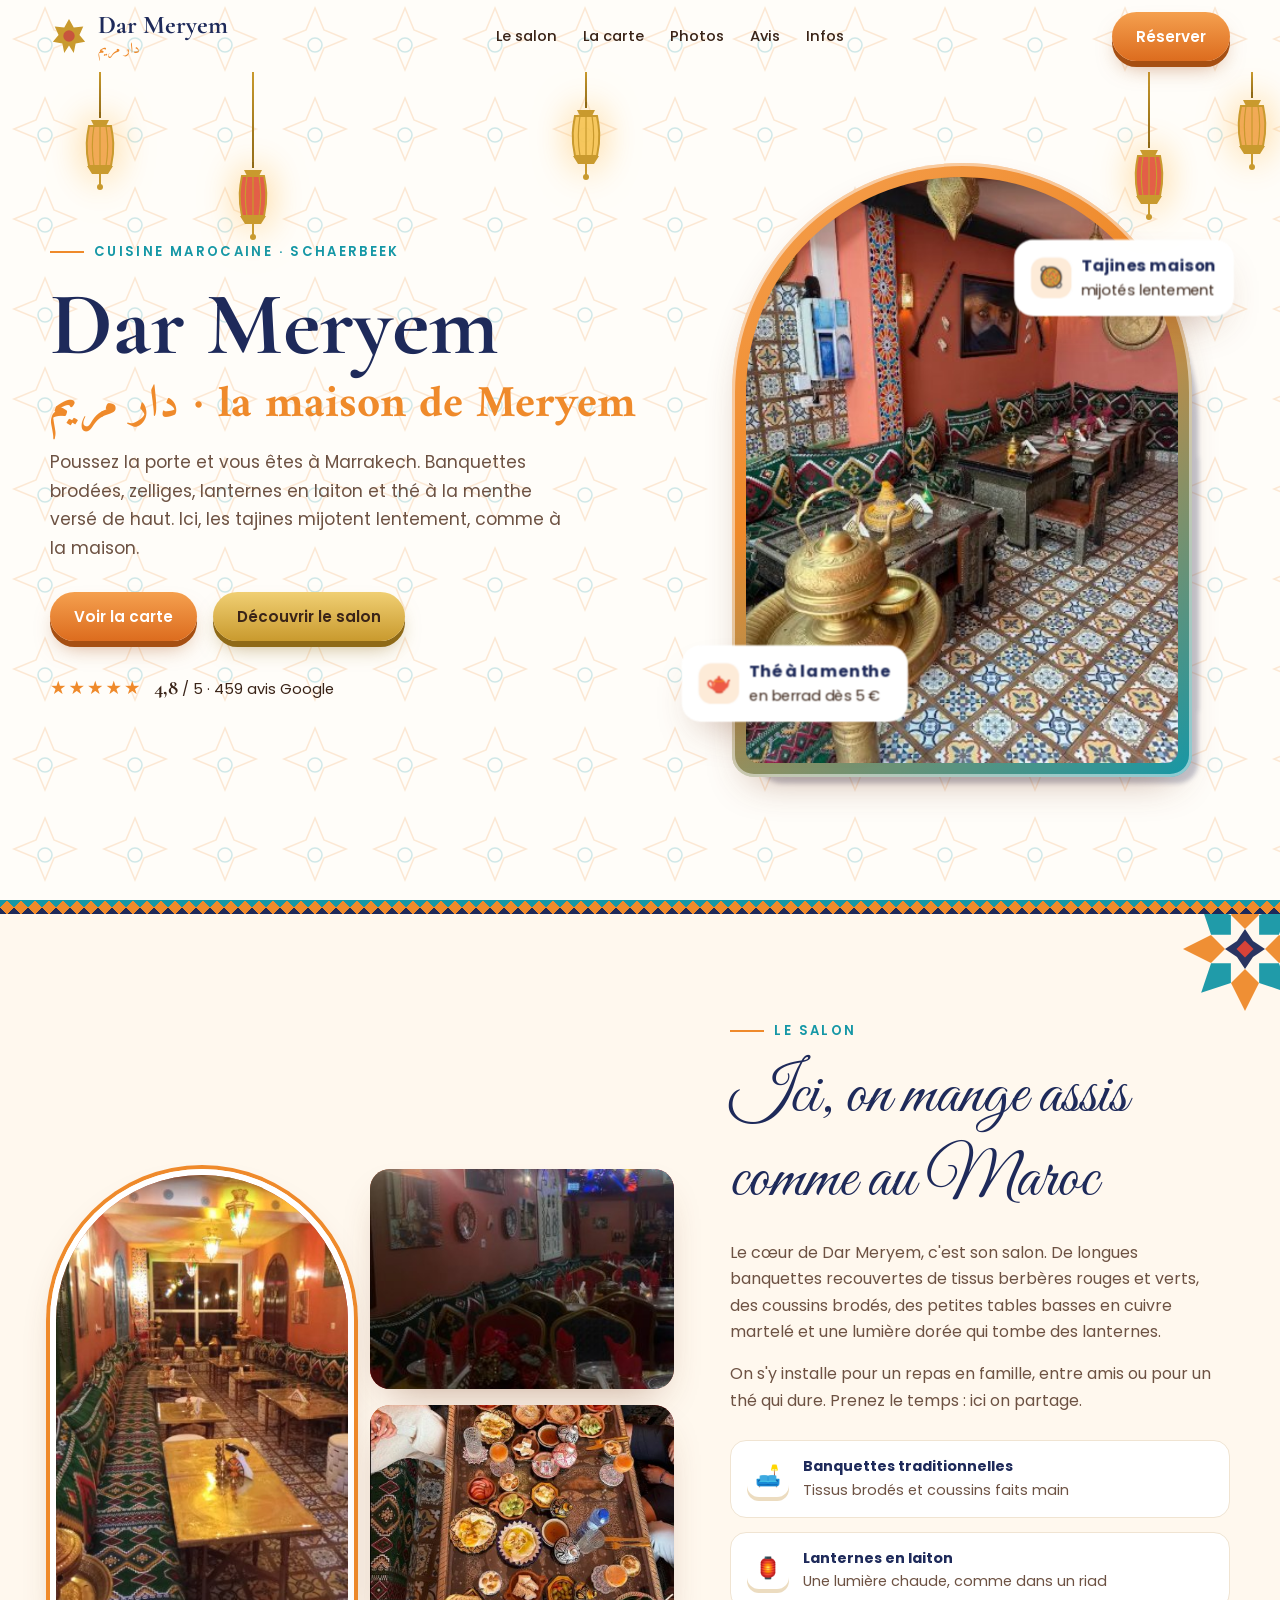
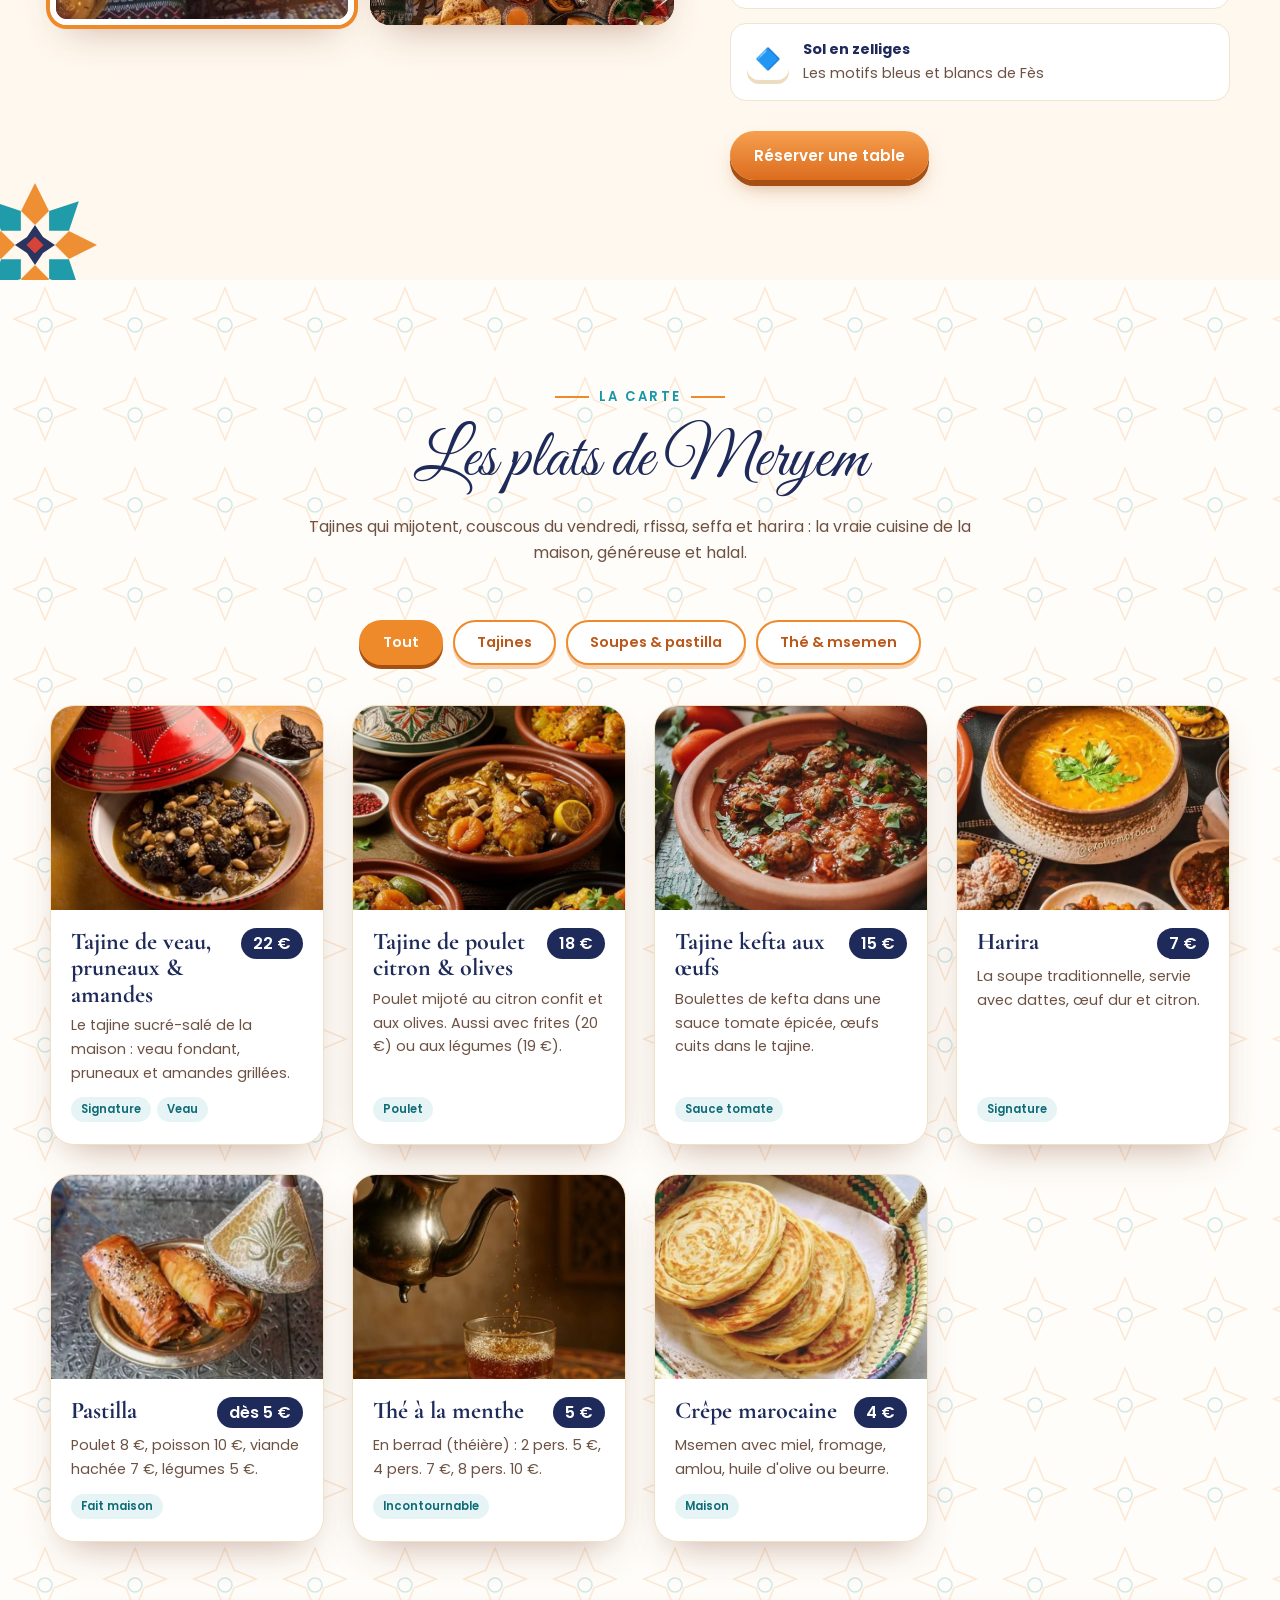
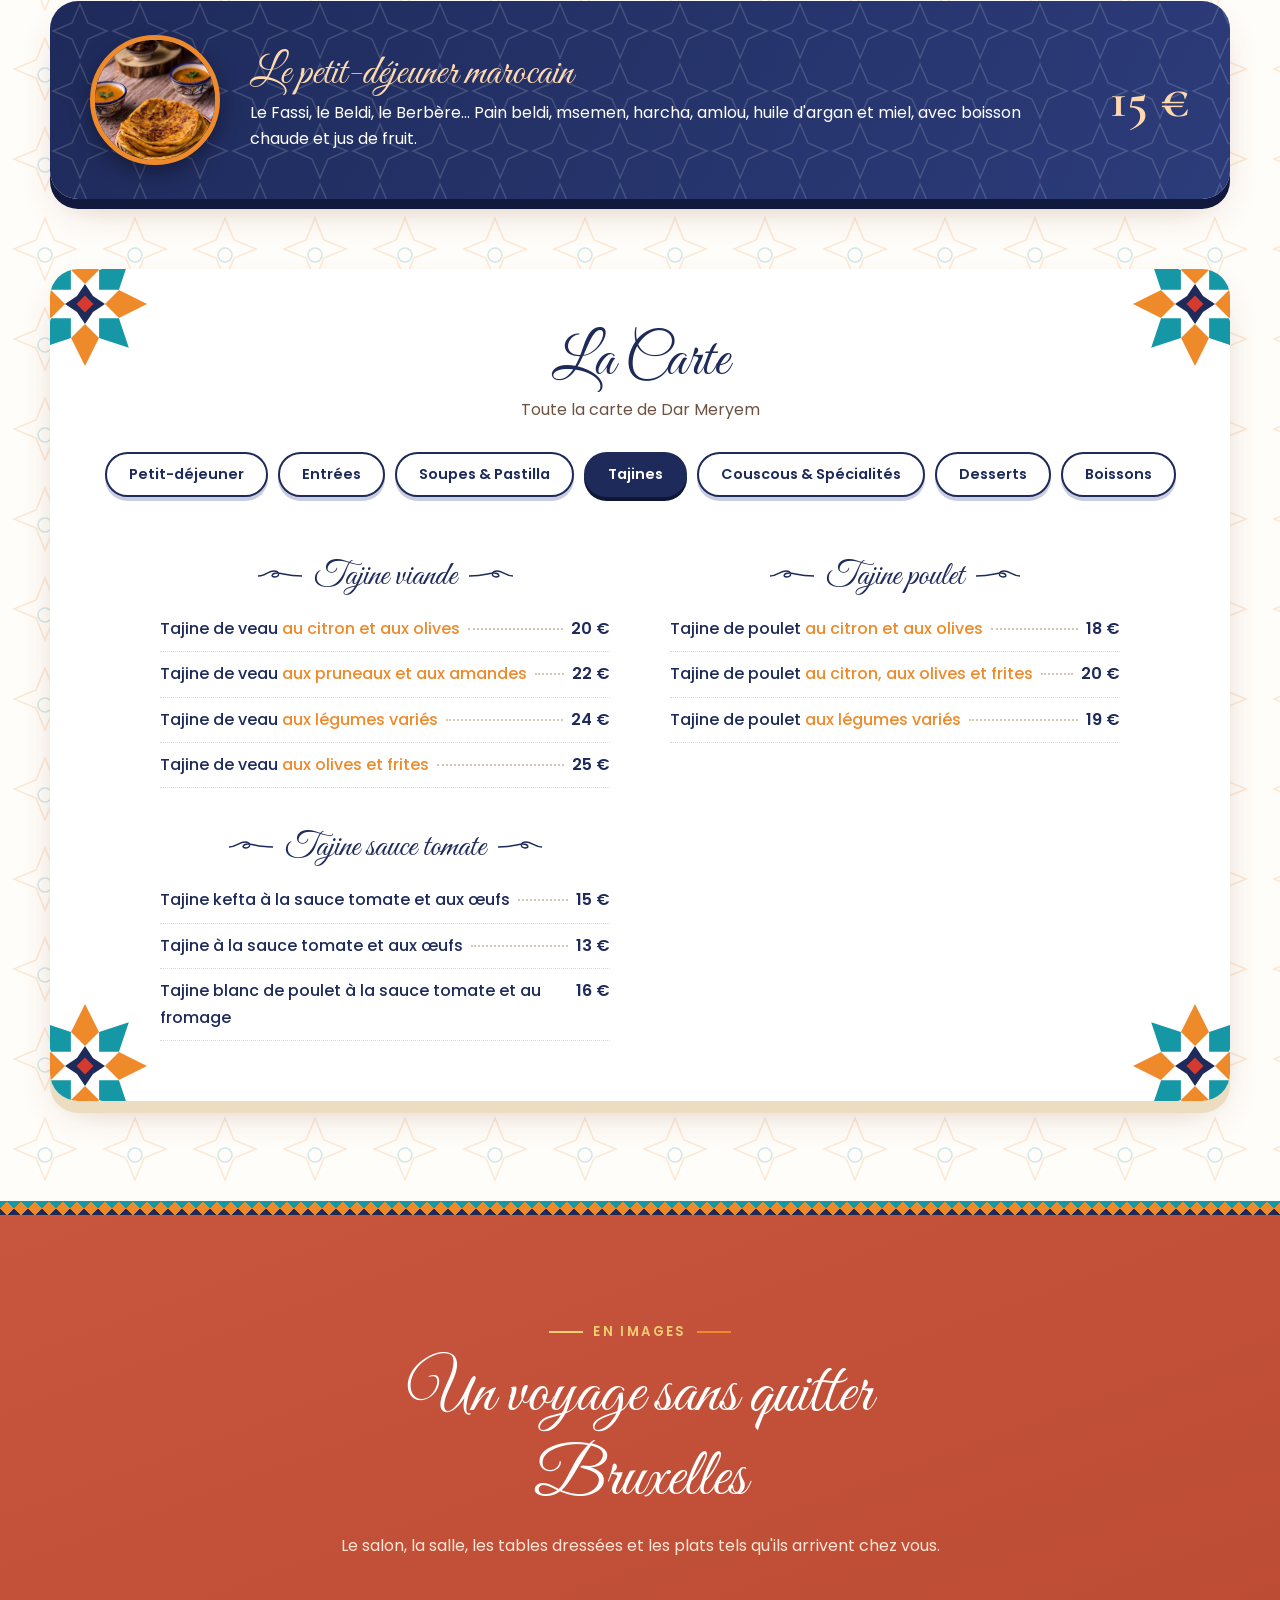
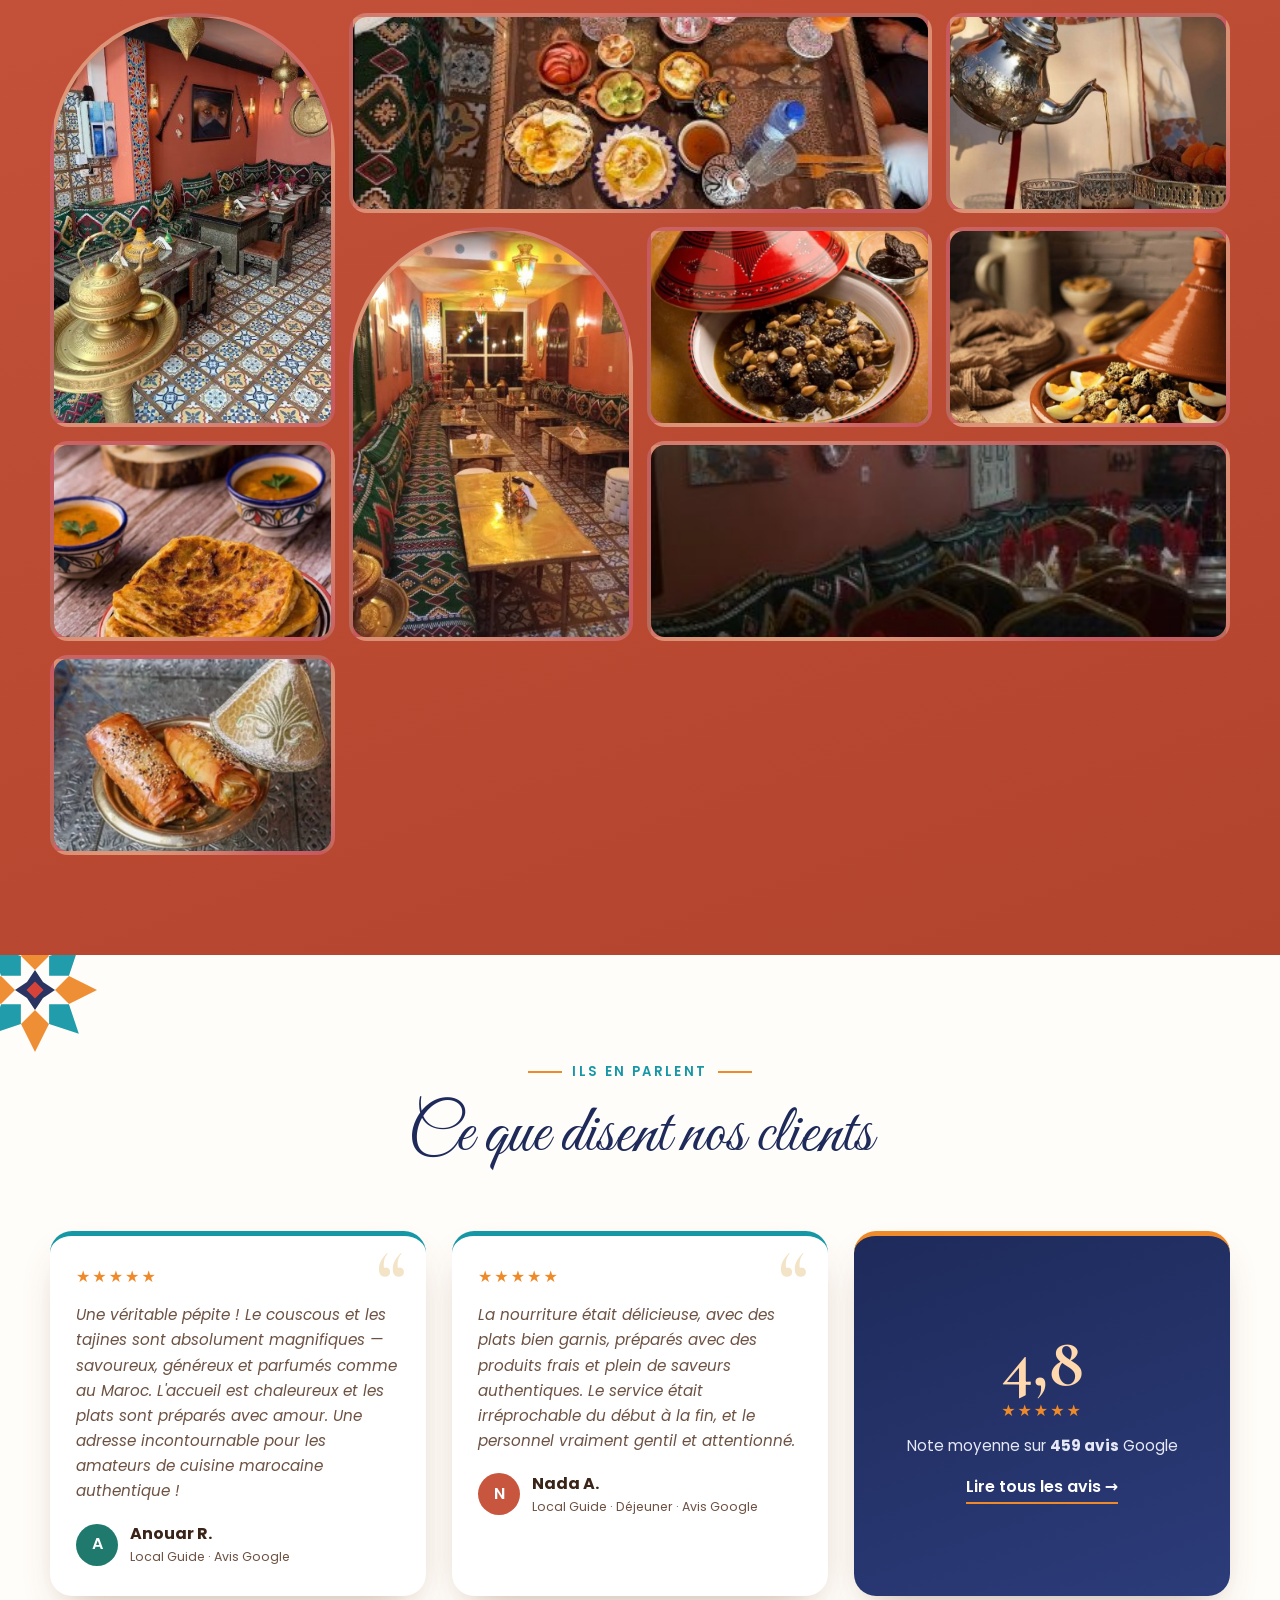
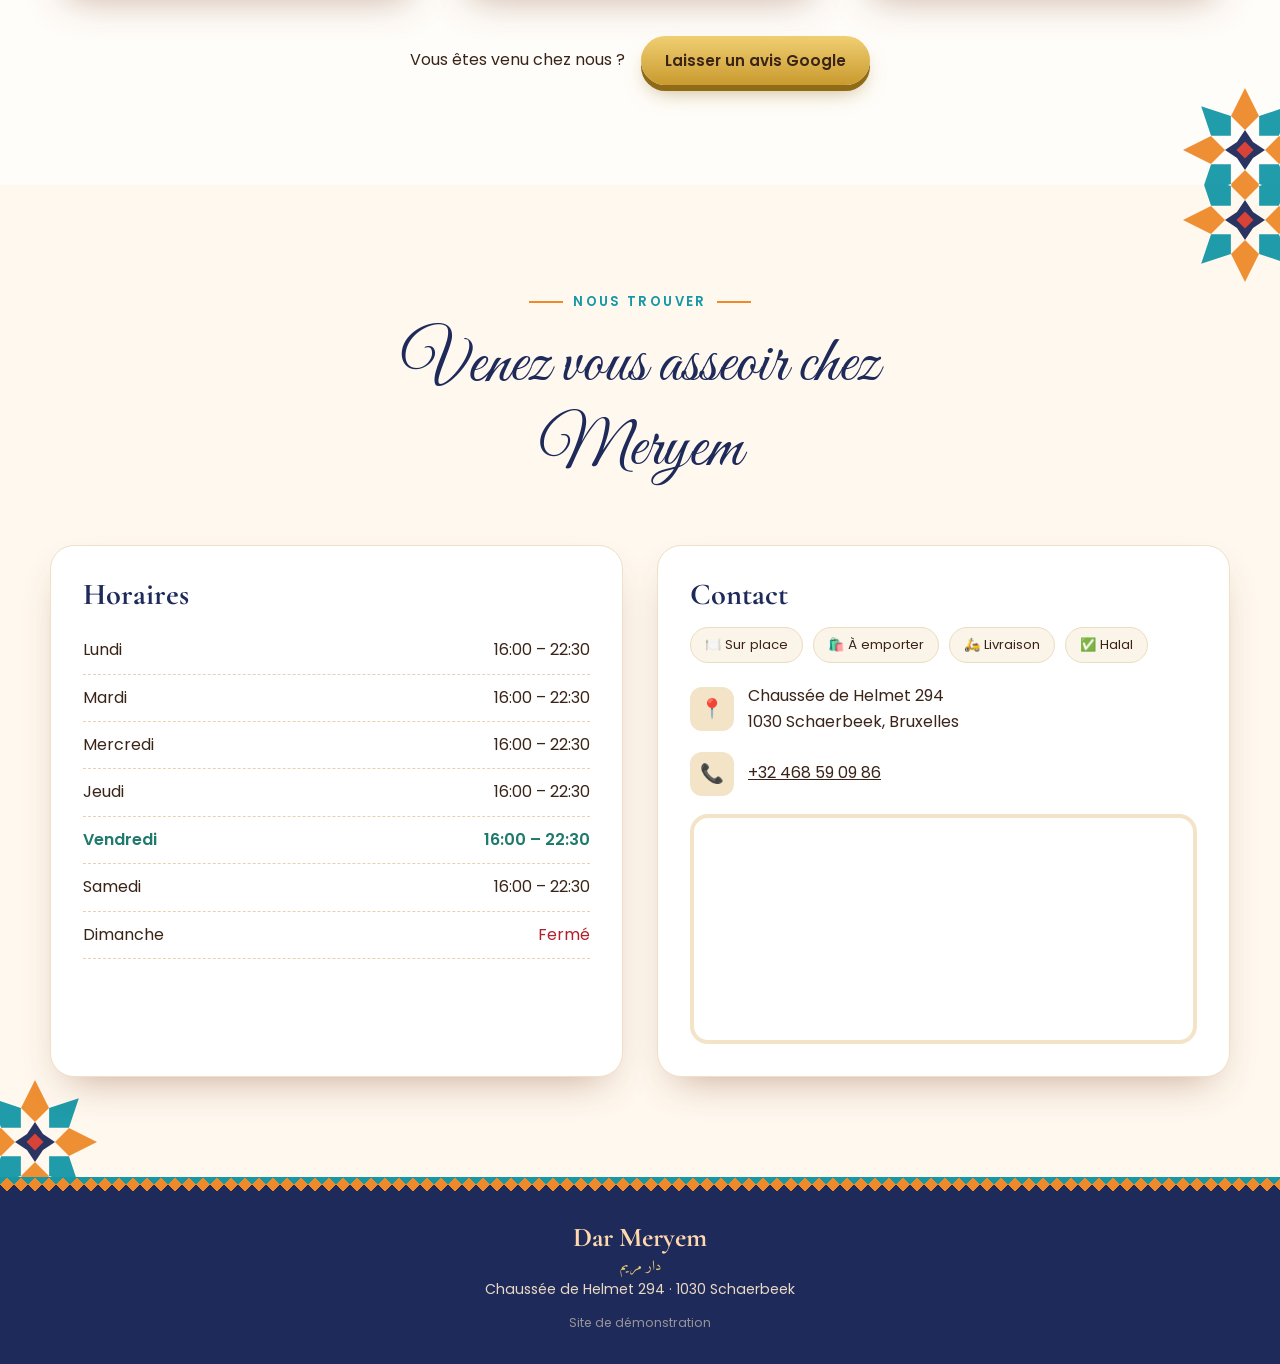
<file: demos/darmeryem/index.html>
<!doctype html>
<html lang="fr">
<head>
<meta charset="utf-8">
<meta name="viewport" content="width=device-width, initial-scale=1">
<title>Dar Meryem — Cuisine marocaine à Schaerbeek</title>
<meta name="description" content="Dar Meryem, la maison de Meryem : tajines, couscous, harira et thé à la menthe dans un vrai salon marocain, Chaussée de Helmet 294, Schaerbeek.">
<link rel="preconnect" href="https://fonts.googleapis.com">
<link href="https://fonts.googleapis.com/css2?family=Amiri:wght@400;700&family=Cormorant+Garamond:wght@500;600;700&family=Great+Vibes&family=Poppins:wght@300;400;500;600&display=swap" rel="stylesheet">
<style>
:root{
  --creme:#fbf4e8;
  --sable:#f3e3c7;
  --terre:#c8553d;      /* murs ocre-corail du salon */
  --terre-fonce:#9e3b27;
  --or:#c99a2e;         /* lanternes en laiton */
  --or-clair:#f0cf73;
  --zellige:#1f7a6d;    /* vert-bleu des zelliges */
  --rouge:#b3202b;      /* coussins rouges */
  --encre:#3a2418;
  --encre-douce:#6d5243;
  --ombre:0 18px 40px -18px rgba(120,60,30,.45);
  /* couleurs de leur carte papier */
  --nuit:#1e2a5a;
  --orange:#ef8a2b;
  --turquoise:#1597a6;
}
*{box-sizing:border-box;margin:0;padding:0}
html{scroll-behavior:smooth}
body{
  font-family:"Poppins",system-ui,sans-serif;color:var(--encre);background:var(--creme);
  line-height:1.65;overflow-x:hidden;
}
img{display:block;max-width:100%}
a{color:inherit}
h1,h2,h3{font-family:"Cormorant Garamond",serif;line-height:1.1;color:var(--terre-fonce)}
.arabe{font-family:"Amiri",serif}
.wrap{width:min(1180px,100% - 32px);margin-inline:auto}

/* ---------- motif zellige (SVG en fond) ---------- */
.zellige-bg{
  background-color:var(--sable);
  background-image:url("data:image/svg+xml,%3Csvg xmlns='http://www.w3.org/2000/svg' width='80' height='80' viewBox='0 0 80 80'%3E%3Cg fill='none' stroke='%23c8553d' stroke-opacity='.16' stroke-width='2'%3E%3Cpath d='M40 4l10 26 26 10-26 10-10 26-10-26L4 40l26-10z'/%3E%3Ccircle cx='40' cy='40' r='8'/%3E%3Cpath d='M0 0l14 14M80 0L66 14M0 80l14-14M80 80L66 66'/%3E%3C/g%3E%3C/svg%3E");
}
.frise{
  height:14px;
  background:
    linear-gradient(45deg,var(--zellige) 25%,transparent 25%) 0 0/14px 14px,
    linear-gradient(-45deg,var(--zellige) 25%,transparent 25%) 0 0/14px 14px,
    linear-gradient(45deg,transparent 75%,var(--terre) 75%) 0 0/14px 14px,
    linear-gradient(-45deg,transparent 75%,var(--terre) 75%) 0 0/14px 14px,
    var(--or-clair);
}

/* ---------- photo avec repli si l'image manque ---------- */
.photo{position:relative;overflow:hidden;background:
  radial-gradient(circle at 30% 30%,rgba(240,207,115,.55),transparent 60%),
  linear-gradient(135deg,var(--terre),var(--rouge) 60%,var(--terre-fonce));}
.photo img{width:100%;height:100%;object-fit:cover;transition:transform .8s ease}
.photo.vide img{display:none}
.photo.vide::after{
  content:attr(data-label);position:absolute;inset:0;display:grid;place-items:center;text-align:center;padding:16px;
  color:#fff8e6;font:600 1.1rem "Cormorant Garamond",serif;letter-spacing:.04em;
  background-image:url("data:image/svg+xml,%3Csvg xmlns='http://www.w3.org/2000/svg' width='60' height='60' viewBox='0 0 60 60'%3E%3Cpath d='M30 3l8 19 19 8-19 8-8 19-8-19-19-8 19-8z' fill='none' stroke='%23fff3c4' stroke-opacity='.25' stroke-width='1.5'/%3E%3C/svg%3E");
}

/* ---------- navigation ---------- */
header.nav{
  position:fixed;inset:0 0 auto;z-index:50;transition:background .3s,box-shadow .3s;
}
header.nav.scrolled{background:rgba(251,244,232,.94);backdrop-filter:blur(8px);box-shadow:0 6px 20px -12px rgba(120,60,30,.4)}
.nav .wrap{display:flex;align-items:center;justify-content:space-between;height:72px}
.logo{display:flex;align-items:center;gap:10px;text-decoration:none}
.logo .etoile{width:38px;height:38px;flex:none}
.logo b{font:700 1.6rem "Cormorant Garamond",serif;color:var(--terre-fonce)}
.logo small{display:block;font:400 .95rem "Amiri",serif;color:var(--or);margin-top:-6px}
.nav ul{display:flex;gap:26px;list-style:none}
.nav ul a{text-decoration:none;font-size:.92rem;font-weight:500;position:relative}
.nav ul a::after{content:"";position:absolute;left:0;right:0;bottom:-4px;height:2px;background:var(--or);transform:scaleX(0);transition:.3s}
.nav ul a:hover::after{transform:scaleX(1)}
.btn{
  display:inline-flex;align-items:center;gap:8px;padding:13px 24px;border-radius:999px;border:0;cursor:pointer;
  font:600 .95rem "Poppins",sans-serif;text-decoration:none;color:#fff;
  background:linear-gradient(180deg,#d8664c,var(--terre-fonce));
  box-shadow:0 6px 0 #7a2c1c,0 12px 22px -8px rgba(122,44,28,.6);
  transition:transform .15s,box-shadow .15s;
}
.btn:hover{transform:translateY(-2px);box-shadow:0 8px 0 #7a2c1c,0 16px 26px -8px rgba(122,44,28,.6)}
.btn:active{transform:translateY(4px);box-shadow:0 2px 0 #7a2c1c,0 6px 12px -6px rgba(122,44,28,.6)}
.btn.or{background:linear-gradient(180deg,var(--or-clair),var(--or));color:var(--encre);box-shadow:0 6px 0 #8f6a17,0 12px 22px -8px rgba(143,106,23,.6)}
.btn.or:hover{box-shadow:0 8px 0 #8f6a17,0 16px 26px -8px rgba(143,106,23,.6)}
.burger{display:none;background:none;border:0;cursor:pointer;width:44px;height:44px}
.burger span{display:block;height:2px;margin:6px 10px;background:var(--encre);border-radius:2px}

/* ---------- héros : arche marocaine 3D ---------- */
.hero{position:relative;min-height:100vh;padding:110px 0 70px;display:flex;align-items:center}
.hero .wrap{display:grid;grid-template-columns:1.05fr .95fr;gap:50px;align-items:center}
.surtitre{display:inline-flex;align-items:center;gap:10px;font-size:.82rem;font-weight:600;letter-spacing:.18em;text-transform:uppercase;color:var(--zellige)}
.surtitre::before{content:"";width:34px;height:2px;background:var(--zellige)}
.hero h1{font-size:clamp(3rem,7vw,5.6rem);margin:14px 0 6px}
.hero h1 .arabe{display:block;font-size:.5em;color:var(--or);margin-top:6px}
.hero p.lead{font-size:1.08rem;color:var(--encre-douce);max-width:520px;margin:18px 0 30px}
.hero .actions{display:flex;flex-wrap:wrap;gap:16px}
.note{display:flex;align-items:center;gap:12px;margin-top:30px;font-size:.92rem}
.note .etoiles{color:var(--or);font-size:1.15rem;letter-spacing:2px}
.note b{font-size:1.3rem;font-family:"Cormorant Garamond",serif}

.scene{perspective:1200px}
.arche{
  position:relative;aspect-ratio:3/4;max-width:460px;margin-inline:auto;
  border-radius:230px 230px 22px 22px;padding:14px;
  background:linear-gradient(145deg,var(--or-clair),var(--or));
  box-shadow:var(--ombre),inset 0 0 0 3px rgba(255,255,255,.5);
  transform-style:preserve-3d;transition:transform .25s ease-out;
}
.arche .photo{width:100%;height:100%;border-radius:216px 216px 12px 12px}
.arche::before{ /* ombre de profondeur */
  content:"";position:absolute;inset:26px -18px -22px 18px;border-radius:230px 230px 22px 22px;
  background:var(--terre);opacity:.25;transform:translateZ(-60px);filter:blur(2px);
}
.badge-3d{
  position:absolute;background:#fff;border-radius:18px;padding:12px 16px;box-shadow:var(--ombre);
  transform:translateZ(70px);font-size:.85rem;display:flex;align-items:center;gap:10px;
}
.badge-3d .ico{width:38px;height:38px;border-radius:12px;display:grid;place-items:center;font-size:1.2rem;background:var(--sable)}
.badge-3d.b1{left:-34px;bottom:70px}
.badge-3d.b2{right:-26px;top:90px}
.badge-3d strong{display:block;font-size:.95rem;color:var(--terre-fonce)}

/* lanternes suspendues */
.lanternes{position:absolute;top:72px;left:0;right:0;height:0;pointer-events:none;z-index:2}
.lanterne{position:absolute;top:0;transform-origin:top center;animation:balance 5s ease-in-out infinite}
.lanterne .fil{width:2px;margin:auto;background:linear-gradient(var(--or),#8f6a17)}
.lanterne svg{display:block;filter:drop-shadow(0 0 18px rgba(255,190,80,.75))}
@keyframes balance{0%,100%{transform:rotate(-3deg)}50%{transform:rotate(3deg)}}

/* ---------- sections ---------- */
section{padding:100px 0;position:relative}
.titre-section{text-align:center;max-width:680px;margin:0 auto 54px}
.titre-section h2{font-size:clamp(2.3rem,5vw,3.4rem);margin:10px 0 12px}
.titre-section p{color:var(--encre-douce)}
.titre-section .surtitre{justify-content:center}
.titre-section .surtitre::after{content:"";width:34px;height:2px;background:var(--zellige)}
.etoile-sep{display:block;margin:0 auto 6px;width:34px;color:var(--or)}

/* ---------- le salon ---------- */
.salon{background:#fff8ee}
.salon-grid{display:grid;grid-template-columns:1.25fr 1fr;gap:56px;align-items:center}
.mosaique{display:grid;grid-template-columns:1fr 1fr;grid-template-rows:220px 220px;gap:16px}
.mosaique .photo{border-radius:20px;box-shadow:var(--ombre)}
.mosaique .grande{grid-row:span 2;border-radius:180px 180px 20px 20px;border:6px solid #fff}
.carte3d{transition:transform .3s ease, box-shadow .3s;transform-style:preserve-3d;will-change:transform}
.carte3d:hover img{transform:scale(1.06)}
.salon-texte h2{font-size:clamp(2.2rem,4.5vw,3.2rem);margin:12px 0 18px}
.salon-texte p{color:var(--encre-douce);margin-bottom:16px}
.points{list-style:none;display:grid;gap:14px;margin:26px 0 30px}
.points li{display:flex;gap:14px;align-items:flex-start;background:var(--creme);border-radius:16px;padding:14px 16px;border:1px solid #ecdcc0}
.points .ico{flex:none;width:42px;height:42px;border-radius:12px;display:grid;place-items:center;font-size:1.3rem;background:#fff;box-shadow:0 4px 0 #ecdcc0}
.points b{display:block;color:var(--terre-fonce)}
.points span{font-size:.9rem;color:var(--encre-douce)}

/* ---------- menu ---------- */
.onglets{display:flex;justify-content:center;flex-wrap:wrap;gap:10px;margin-bottom:40px}
.onglet{
  padding:10px 22px;border-radius:999px;border:2px solid var(--terre);background:#fff;color:var(--terre-fonce);
  font:600 .9rem "Poppins",sans-serif;cursor:pointer;transition:.2s;box-shadow:0 4px 0 #ecc7b9;
}
.onglet:hover{transform:translateY(-2px)}
.onglet.actif{background:var(--terre);color:#fff;box-shadow:0 4px 0 var(--terre-fonce)}
.plats{display:grid;grid-template-columns:repeat(auto-fill,minmax(260px,1fr));gap:28px}
.plat{
  background:#fff;border-radius:24px;overflow:hidden;box-shadow:var(--ombre);border:1px solid #f0e0c6;
  display:flex;flex-direction:column;
}
.plat.cache{display:none}
.plat .photo{aspect-ratio:4/3}
.plat .corps{padding:18px 20px 22px;flex:1;display:flex;flex-direction:column}
.plat h3{font-size:1.5rem;display:flex;justify-content:space-between;gap:10px;align-items:baseline}
.plat .prix{font:600 1rem "Poppins",sans-serif;color:#fff;background:var(--zellige);padding:3px 12px;border-radius:999px;white-space:nowrap}
.plat p{font-size:.9rem;color:var(--encre-douce);margin-top:6px;flex:1}
.plat .tags{display:flex;gap:6px;flex-wrap:wrap;margin-top:12px}
.plat .tags span{font-size:.72rem;font-weight:600;padding:3px 10px;border-radius:999px;background:var(--sable);color:var(--terre-fonce)}
.menu-note{text-align:center;margin-top:30px;font-size:.85rem;color:var(--encre-douce)}

/* formule */
.formule{
  margin-top:60px;display:grid;grid-template-columns:auto 1fr auto;gap:30px;align-items:center;
  background:linear-gradient(120deg,var(--zellige),#15594f);color:#fff;border-radius:28px;padding:34px 40px;
  box-shadow:0 10px 0 #0f4038,var(--ombre);position:relative;overflow:hidden;
}
.formule::before{content:"";position:absolute;inset:0;opacity:.15;background-image:url("data:image/svg+xml,%3Csvg xmlns='http://www.w3.org/2000/svg' width='60' height='60' viewBox='0 0 60 60'%3E%3Cpath d='M30 3l8 19 19 8-19 8-8 19-8-19-19-8 19-8z' fill='none' stroke='%23fff' stroke-width='1.5'/%3E%3C/svg%3E")}
.formule > *{position:relative}
.formule h3{color:var(--or-clair);font-size:2rem}
.formule .gros{font:700 3.2rem "Cormorant Garamond",serif;color:var(--or-clair)}
.formule .tajine-ico{font-size:3.4rem}

/* ---------- la carte complète (style de leur menu papier) ---------- */
.carte-papier{
  position:relative;margin-top:70px;background:#fff;border-radius:28px;padding:56px 40px 60px;
  box-shadow:0 12px 0 #ecdcc0,var(--ombre);overflow:hidden;
}
.coin{position:absolute;width:150px;height:150px;pointer-events:none}
.coin.hg{top:-40px;left:-40px}.coin.hd{top:-40px;right:-40px;transform:scaleX(-1)}
.coin.bg{bottom:-40px;left:-40px;transform:scaleY(-1)}.coin.bd{bottom:-40px;right:-40px;transform:scale(-1)}
.carte-papier > h3{text-align:center;font:400 clamp(2.6rem,6vw,3.6rem) "Great Vibes",cursive;color:var(--nuit)}
.carte-papier > p.sous{text-align:center;color:var(--encre-douce);margin-bottom:28px}
.onglets.carte-onglets .onglet{border-color:var(--nuit);color:var(--nuit);box-shadow:0 4px 0 #c9cde0}
.onglets.carte-onglets .onglet.actif{background:var(--nuit);color:#fff;box-shadow:0 4px 0 #0f1636}
.rubriques{display:grid;grid-template-columns:repeat(2,1fr);gap:20px 60px;max-width:960px;margin:0 auto;position:relative}
.rubrique{break-inside:avoid}
.rubrique h4{
  font:400 2.1rem "Great Vibes",cursive;color:var(--nuit);text-align:center;margin:18px 0 10px;
  display:flex;align-items:center;justify-content:center;gap:12px;
}
.rubrique h4::before,.rubrique h4::after{content:"";width:46px;height:12px;background:url("data:image/svg+xml,%3Csvg xmlns='http://www.w3.org/2000/svg' width='46' height='12' viewBox='0 0 46 12'%3E%3Cpath d='M2 6c8 0 10-5 16-5s6 6 1 6-3-4 2-4c6 0 9 3 25 3' fill='none' stroke='%231e2a5a' stroke-width='1.4'/%3E%3C/svg%3E") no-repeat center}
.rubrique h4::after{transform:scaleX(-1)}
.ligne{padding:9px 0;border-bottom:1px dotted #e3d6c2}
.ligne .haut{display:flex;align-items:baseline;gap:8px;font-weight:500;color:var(--nuit)}
.ligne .haut .pts{flex:1;border-bottom:2px dotted #d5c7b0;transform:translateY(-4px)}
.ligne .haut .px{font-weight:600;color:var(--nuit);white-space:nowrap}
.ligne .haut em{font-style:normal;color:var(--orange)}
.ligne small{display:block;color:#b57a3e;font-size:.84rem;line-height:1.45;margin-top:2px}
.rubrique .remarque{font-size:.82rem;color:#b57a3e;text-align:center;margin-top:10px}

/* ---------- galerie ---------- */
.galerie{background:var(--terre);color:#fff}
.galerie .titre-section h2{color:#fff}
.galerie .titre-section p{color:#ffe6d6}
.galerie .surtitre{color:var(--or-clair)}
.galerie .surtitre::before,.galerie .surtitre::after{background:var(--or-clair)}
.galerie-grid{display:grid;grid-template-columns:repeat(4,1fr);grid-auto-rows:200px;gap:14px}
.galerie-grid .photo{border-radius:18px;cursor:zoom-in;border:4px solid rgba(255,255,255,.25)}
.galerie-grid .h2{grid-row:span 2}
.galerie-grid .w2{grid-column:span 2}
.galerie-grid .arc{border-radius:140px 140px 18px 18px}

/* lightbox */
.lightbox{position:fixed;inset:0;z-index:100;background:rgba(40,20,10,.88);display:none;place-items:center;padding:20px}
.lightbox.ouvert{display:grid}
.lightbox img{max-height:86vh;max-width:min(1100px,100%);border-radius:14px;border:6px solid #fff}
.lightbox button{position:absolute;top:16px;right:20px;background:#fff;border:0;width:46px;height:46px;border-radius:50%;font-size:1.5rem;cursor:pointer}

/* ---------- avis ---------- */
.avis-grid{display:grid;grid-template-columns:repeat(3,1fr);gap:26px}
.avis{
  background:#fff;border-radius:22px;padding:28px 26px;box-shadow:var(--ombre);position:relative;border-top:5px solid var(--or);
}
.avis::before{content:"“";position:absolute;top:-6px;right:20px;font:700 5rem "Cormorant Garamond",serif;color:var(--sable)}
.avis .etoiles{color:var(--or);letter-spacing:2px}
.avis p{margin:12px 0 18px;font-size:.95rem;color:var(--encre-douce);font-style:italic;position:relative}
.avis .qui{display:flex;align-items:center;gap:12px}
.avis .av{width:42px;height:42px;border-radius:50%;display:grid;place-items:center;font-weight:600;color:#fff;background:var(--zellige)}
.avis .qui small{display:block;color:var(--encre-douce);font-size:.78rem}
.google-note{display:flex;justify-content:center;align-items:center;gap:16px;flex-wrap:wrap;margin-top:40px}
.google-note .score{font:700 2.6rem "Cormorant Garamond",serif;color:var(--terre-fonce)}

/* ---------- infos / contact ---------- */
.infos{background:#fff8ee}
.infos-grid{display:grid;grid-template-columns:1fr 1fr;gap:34px}
.bloc{background:#fff;border-radius:24px;padding:32px;box-shadow:var(--ombre);border:1px solid #f0e0c6}
.bloc h3{font-size:1.9rem;margin-bottom:16px}
.horaires{list-style:none}
.horaires li{display:flex;justify-content:space-between;padding:10px 0;border-bottom:1px dashed #e6d2b3}
.horaires li.ferme span:last-child{color:var(--rouge)}
.horaires li.aujourdhui{font-weight:600;color:var(--zellige)}
.contact-ligne{display:flex;gap:14px;align-items:center;margin-bottom:16px}
.contact-ligne .ico{width:44px;height:44px;border-radius:12px;display:grid;place-items:center;background:var(--sable);font-size:1.2rem;flex:none}
.carte{margin-top:18px;border-radius:18px;overflow:hidden;height:230px;border:4px solid var(--sable)}
.carte iframe{width:100%;height:100%;border:0}
.services{display:flex;gap:10px;flex-wrap:wrap;margin:6px 0 20px}
.services span{font-size:.82rem;padding:6px 14px;border-radius:999px;background:var(--creme);border:1px solid #ecdcc0}

footer{background:var(--encre);color:#e9d9c4;text-align:center;padding:40px 0 30px;font-size:.88rem}
footer b{font:700 1.7rem "Cormorant Garamond",serif;color:var(--or-clair);display:block}
footer .demo{margin-top:12px;opacity:.6;font-size:.78rem}

/* apparitions */
.reveal{opacity:0;transform:translateY(36px);transition:opacity .8s ease,transform .8s ease}
.reveal.vu{opacity:1;transform:none}

/* =========================================================
   DESIGN DE LEUR CARTE : blanc, bleu nuit, orange, turquoise,
   titres manuscrits et étoiles zellige dans les coins
   ========================================================= */
body{background:#fffdf9}
h1,h2,h3{color:var(--nuit)}
.titre-section h2,.salon-texte h2{font:400 clamp(2.8rem,6vw,4.2rem) "Great Vibes",cursive;color:var(--nuit)}
.hero h1{color:var(--nuit)}
.hero h1 .arabe{color:var(--orange)}
.logo b{color:var(--nuit)}
.logo small{color:var(--orange)}
.surtitre{color:var(--turquoise)}
.surtitre::before,.titre-section .surtitre::after{background:var(--orange)}
.frise{
  background:
    linear-gradient(45deg,var(--nuit) 25%,transparent 25%) 0 0/14px 14px,
    linear-gradient(-45deg,var(--nuit) 25%,transparent 25%) 0 0/14px 14px,
    linear-gradient(45deg,transparent 75%,var(--turquoise) 75%) 0 0/14px 14px,
    linear-gradient(-45deg,transparent 75%,var(--turquoise) 75%) 0 0/14px 14px,
    var(--orange);
}
.zellige-bg{
  background-color:#fffdf9;
  background-image:url("data:image/svg+xml,%3Csvg xmlns='http://www.w3.org/2000/svg' width='90' height='90' viewBox='0 0 90 90'%3E%3Cg fill='none' stroke-width='1.6'%3E%3Cpath d='M45 8l9 22 22 9-22 9-9 22-9-22-22-9 22-9z' stroke='%23ef8a2b' stroke-opacity='.18'/%3E%3Ccircle cx='45' cy='45' r='7' stroke='%231597a6' stroke-opacity='.2'/%3E%3C/g%3E%3C/svg%3E");
}
.btn{background:linear-gradient(180deg,#f5a04f,#dc6c1e);box-shadow:0 6px 0 #a64f12,0 12px 22px -8px rgba(166,79,18,.55)}
.btn:hover{box-shadow:0 8px 0 #a64f12,0 16px 26px -8px rgba(166,79,18,.55)}
.btn:active{box-shadow:0 2px 0 #a64f12,0 6px 12px -6px rgba(166,79,18,.55)}
.onglet{border-color:var(--orange);color:#b9581a;box-shadow:0 4px 0 #f6d2b2}
.onglet.actif{background:var(--orange);color:#fff;box-shadow:0 4px 0 #a64f12}
.plat .prix{background:var(--nuit)}
.plat h3{color:var(--nuit)}
.plat .tags span{background:#e6f4f5;color:#0f6c77}
.points b,.bloc h3{color:var(--nuit)}
.points li{background:#fff;border-color:#f0e4d2}
.salon{background:#fff8ee}
.avis{border-top-color:var(--turquoise)}
.avis .etoiles,.note .etoiles{color:var(--orange)}
.formule{background:linear-gradient(120deg,var(--nuit),#2c3c7a);box-shadow:0 10px 0 #111a3d,var(--ombre)}
.formule h3{font:400 2.6rem "Great Vibes",cursive;color:#ffd8ad}
.formule .gros{color:#ffd8ad}
.formule-img{width:130px;height:130px;border-radius:50%;overflow:hidden;border:5px solid var(--orange);box-shadow:0 8px 20px rgba(0,0,0,.35);margin-inline:auto}
.formule-img img{width:100%;height:100%;object-fit:cover}
.badge-3d strong{color:var(--nuit)}
.badge-3d .ico{background:#fdebd8}
.arche{background:linear-gradient(145deg,#f5a04f,var(--orange) 40%,var(--turquoise))}
.arche::before{background:var(--nuit)}
.mosaique .grande{border-color:#fff;box-shadow:0 0 0 4px var(--orange),var(--ombre)}
.galerie{background:linear-gradient(160deg,var(--terre),#b2432c)}
footer{background:var(--nuit)}
footer b{color:#ffd8ad}
/* étoiles zellige dans les coins des sections */
section > .coin{opacity:.95;z-index:0}
section > .wrap{position:relative;z-index:1}
section.deco{overflow:hidden}

/* ---------- responsive ---------- */
@media (max-width:960px){
  .hero .wrap,.salon-grid,.infos-grid{grid-template-columns:1fr}
  .hero{padding-top:100px}
  .hero .texte{text-align:center}
  .hero p.lead{margin-inline:auto}
  .hero .actions,.note{justify-content:center}
  .surtitre{justify-content:center}
  .avis-grid{grid-template-columns:1fr}
  .galerie-grid{grid-template-columns:repeat(2,1fr);grid-auto-rows:170px}
  .formule{grid-template-columns:1fr;text-align:center}
}
@media (max-width:760px){
  .nav ul{position:fixed;top:72px;left:0;right:0;flex-direction:column;gap:0;background:var(--creme);padding:10px 16px 20px;box-shadow:0 12px 20px -10px rgba(0,0,0,.25);display:none}
  .nav ul.ouvert{display:flex}
  .nav ul a{display:block;padding:12px 0}
  .nav .btn.resa{display:none}
  .burger{display:block}
  section{padding:70px 0}
  .badge-3d.b1{left:-6px}.badge-3d.b2{right:-6px}
  .mosaique{grid-template-rows:170px 170px}
  .formule{padding:28px 22px}
  .rubriques{grid-template-columns:1fr}
  .carte-papier{padding:44px 18px 50px}
  .coin{width:100px;height:100px}
  .galerie-grid .w2{grid-column:span 2}
}
@media (prefers-reduced-motion:reduce){
  .lanterne{animation:none}.reveal{opacity:1;transform:none;transition:none}
}

/* carte "tous les avis" */
.avis-tous{display:flex;flex-direction:column;align-items:center;justify-content:center;text-align:center;text-decoration:none;
  background:linear-gradient(160deg,var(--nuit),#2c3c7a);color:#fff;border-top-color:var(--orange)}
.avis-tous::before{display:none}
.avis-tous .score-grand{font:700 4.4rem "Cormorant Garamond",serif;color:#ffd8ad;line-height:1}
.avis-tous p{color:#e6e9f5;font-style:normal;margin:8px 0 16px}
.avis-tous .lien{font-weight:600;color:#fff;border-bottom:2px solid var(--orange);padding-bottom:2px}

/* avis côte à côte, à faire glisser sur petit écran */
@media (max-width:960px){
  .avis-grid{display:flex;gap:16px;overflow-x:auto;scroll-snap-type:x mandatory;margin:0 -16px;padding:4px 16px 22px;scrollbar-width:none}
  .avis-grid::-webkit-scrollbar{display:none}
  .avis-grid .avis{flex:0 0 min(80%,340px);scroll-snap-align:center}
  .avis-hint{display:block!important}
}

/* =========== MOBILE SOIGNÉ (prioritaire) =========== */
.galerie-grid{grid-auto-flow:dense}
.barre-mobile,.swipe-hint{display:none}
@media (max-width:760px){
  body{padding-bottom:86px}
  .nav .wrap{height:64px}
  .nav ul{top:64px}
  .logo .etoile{width:32px;height:32px}
  .logo b{font-size:1.4rem}

  /* héros : titre, photo du salon, puis texte */
  .hero{min-height:auto;padding:84px 0 46px}
  .hero .texte{display:contents}
  .hero .wrap{gap:0;justify-items:center;text-align:center}
  .surtitre{order:1;font-size:.7rem;letter-spacing:.12em;flex-wrap:wrap;justify-content:center}
  .surtitre::before{width:20px}
  .hero h1{order:2;font-size:3.3rem;margin:8px 0 14px}
  .hero h1 .arabe{font-size:.42em}
  .scene{order:3;width:100%;margin-bottom:26px}
  .arche{max-width:300px;padding:10px}
  .arche .photo{border-radius:140px 140px 12px 12px}
  .arche{border-radius:150px 150px 20px 20px}
  .badge-3d{padding:8px 11px;font-size:.72rem;gap:8px;border-radius:14px}
  .badge-3d .ico{width:30px;height:30px;font-size:1rem}
  .badge-3d strong{font-size:.8rem}
  .badge-3d.b1{left:-8px;bottom:34px}
  .badge-3d.b2{right:-8px;top:54px}
  .hero p.lead{order:4;font-size:1rem;margin:0 0 22px}
  .hero .actions{order:5;width:100%;display:grid;grid-template-columns:1fr 1fr;gap:12px}
  .hero .actions .btn{justify-content:center;padding:13px 8px;font-size:.88rem}
  .note{order:6;margin-top:20px}
  .lanternes{top:58px}
  .lanterne{scale:.62}

  section{padding:64px 0}
  .titre-section{margin-bottom:30px}
  .titre-section h2,.salon-texte h2{font-size:2.9rem}
  .salon-texte{text-align:center}
  .points li{text-align:left}

  /* onglets : une seule ligne qu'on fait glisser */
  .onglets{flex-wrap:nowrap;justify-content:flex-start;overflow-x:auto;margin:0 -16px 26px;padding:4px 16px 10px;scrollbar-width:none}
  .onglets::-webkit-scrollbar{display:none}
  .onglet{flex:none}

  /* plats : carrousel à glisser */
  .plats{display:flex;gap:16px;overflow-x:auto;scroll-snap-type:x mandatory;margin:0 -16px;padding:4px 16px 22px;scrollbar-width:none}
  .plats::-webkit-scrollbar{display:none}
  .plat{flex:0 0 82%;scroll-snap-align:center}
  .plat .corps{padding:16px 18px 18px}
  .plat h3{font-size:1.35rem}
  .swipe-hint{display:block;text-align:center;font-size:.8rem;font-weight:600;color:var(--encre-douce)}
  .swipe-hint::before{content:"← ";color:var(--orange)}
  .swipe-hint::after{content:" →";color:var(--orange)}

  .formule{margin-top:40px}
  .formule h3{font-size:2.2rem}
  .formule .gros{font-size:2.6rem}
  .carte-papier{margin-top:44px}
  .rubrique h4{font-size:1.8rem}

  .galerie-grid{grid-auto-rows:150px;gap:10px}
  .avis{padding:24px 20px}
  .bloc{padding:24px 20px}

  /* barre d'actions fixe en bas, comme une appli */
  .barre-mobile{
    display:grid;grid-template-columns:1fr 1fr 1.3fr;gap:8px;position:fixed;left:10px;right:10px;bottom:10px;z-index:60;
    background:rgba(255,255,255,.97);border:1px solid #f0e0c6;border-radius:20px;padding:8px;
    box-shadow:0 10px 30px -8px rgba(30,42,90,.35);padding-bottom:calc(8px + env(safe-area-inset-bottom,0px));
  }
  .barre-mobile a{display:flex;flex-direction:column;align-items:center;justify-content:center;gap:2px;text-decoration:none;font-weight:600;font-size:.74rem;color:var(--nuit);border-radius:14px;padding:7px 4px}
  .barre-mobile a b{font-size:1.2rem;line-height:1}
  .barre-mobile a.principal{background:linear-gradient(180deg,#f5a04f,#dc6c1e);color:#fff;box-shadow:0 4px 0 #a64f12}
}
</style>
</head>
<body>

<!-- ===== NAVIGATION ===== -->
<header class="nav" id="nav">
  <div class="wrap">
    <a href="#accueil" class="logo">
      <svg class="etoile" viewBox="0 0 40 40"><path d="M20 2l5 9 10-1-4 9 6 7-10 2-2 10-5-8-5 8-2-10-10-2 6-7-4-9 10 1z" fill="#c99a2e"/><circle cx="20" cy="20" r="6" fill="#c8553d"/></svg>
      <span><b>Dar Meryem</b><small class="arabe">دار مريم</small></span>
    </a>
    <ul id="menuNav">
      <li><a href="#salon">Le salon</a></li>
      <li><a href="#menu">La carte</a></li>
      <li><a href="#galerie">Photos</a></li>
      <li><a href="#avis">Avis</a></li>
      <li><a href="#infos">Infos</a></li>
    </ul>
    <a href="tel:+32468590986" class="btn resa">Réserver</a>
    <button class="burger" id="burger" aria-label="Ouvrir le menu"><span></span><span></span><span></span></button>
  </div>
</header>

<!-- ===== HÉROS ===== -->
<section class="hero zellige-bg" id="accueil">
  <div class="lanternes" aria-hidden="true" id="lanternes"></div>
  <div class="wrap">
    <div class="texte reveal">
      <span class="surtitre">Cuisine marocaine · Schaerbeek</span>
      <h1>Dar Meryem<span class="arabe">دار مريم · la maison de Meryem</span></h1>
      <p class="lead">Poussez la porte et vous êtes à Marrakech. Banquettes brodées, zelliges, lanternes en laiton et thé à la menthe versé de haut. Ici, les tajines mijotent lentement, comme à la maison.</p>
      <div class="actions">
        <a href="#menu" class="btn">Voir la carte</a>
        <a href="#salon" class="btn or">Découvrir le salon</a>
      </div>
      <div class="note">
        <span class="etoiles">★★★★★</span>
        <span><b>4,8</b> / 5 · 459 avis Google</span>
      </div>
    </div>
    <div class="scene reveal">
      <div class="arche" id="arche">
        <div class="photo" data-label="Le salon marocain"><img src="img/salon-zellige.jpg" alt="Le salon de Dar Meryem, banquettes marocaines et tables en cuivre"></div>
        <div class="badge-3d b1"><span class="ico">🫖</span><span><strong>Thé à la menthe</strong>en berrad dès 5 €</span></div>
        <div class="badge-3d b2"><span class="ico">🥘</span><span><strong>Tajines maison</strong>mijotés lentement</span></div>
      </div>
    </div>
  </div>
</section>
<div class="frise"></div>

<!-- ===== LE SALON ===== -->
<section class="salon deco" id="salon">
  <svg class="coin hd" viewBox="0 0 150 150" aria-hidden="true"><use href="#zstar"/></svg>
  <svg class="coin bg" viewBox="0 0 150 150" aria-hidden="true"><use href="#zstar"/></svg>
  <div class="wrap salon-grid">
    <div class="mosaique reveal">
      <div class="photo grande carte3d" data-label="Salon — banquettes"><img src="img/salon-banquettes.jpg" alt="Les longues banquettes brodées du salon"></div>
      <div class="photo carte3d" data-label="Salle & lanternes"><img src="img/salle-soir.jpg" alt="La salle le soir, lanternes allumées"></div>
      <div class="photo carte3d" data-label="Table dressée"><img src="img/table-festin.jpg" alt="Une table marocaine garnie de petits plats"></div>
    </div>
    <div class="salon-texte reveal">
      <span class="surtitre">Le salon</span>
      <h2>Ici, on mange assis comme au Maroc</h2>
      <p>Le cœur de Dar Meryem, c'est son salon. De longues banquettes recouvertes de tissus berbères rouges et verts, des coussins brodés, des petites tables basses en cuivre martelé et une lumière dorée qui tombe des lanternes.</p>
      <p>On s'y installe pour un repas en famille, entre amis ou pour un thé qui dure. Prenez le temps : ici on partage.</p>
      <ul class="points">
        <li><span class="ico">🛋️</span><span><b>Banquettes traditionnelles</b><span>Tissus brodés et coussins faits main</span></span></li>
        <li><span class="ico">🏮</span><span><b>Lanternes en laiton</b><span>Une lumière chaude, comme dans un riad</span></span></li>
        <li><span class="ico">🔷</span><span><b>Sol en zelliges</b><span>Les motifs bleus et blancs de Fès</span></span></li>
      </ul>
      <a href="#infos" class="btn">Réserver une table</a>
    </div>
  </div>
</section>

<!-- ===== MENU ===== -->
<section id="menu" class="zellige-bg">
  <div class="wrap">
    <div class="titre-section reveal">
      <span class="surtitre">La carte</span>
      <h2>Les plats de Meryem</h2>
      <p>Tajines qui mijotent, couscous du vendredi, rfissa, seffa et harira : la vraie cuisine de la maison, généreuse et halal.</p>
    </div>
    <div class="onglets reveal" id="onglets">
      <button class="onglet actif" data-cat="tout">Tout</button>
      <button class="onglet" data-cat="tajine">Tajines</button>
      <button class="onglet" data-cat="specialite">Soupes & pastilla</button>
      <button class="onglet" data-cat="douceur">Thé & msemen</button>
    </div>
    <div class="plats" id="plats"></div>
    <p class="swipe-hint">Glissez pour voir les plats</p>

    <div class="formule reveal">
      <span class="formule-img"><img src="img/msemen-soupe.jpg" alt="Msemen et harira"></span>
      <div>
        <h3>Le petit-déjeuner marocain</h3>
        <p>Le Fassi, le Beldi, le Berbère… Pain beldi, msemen, harcha, amlou, huile d'argan et miel, avec boisson chaude et jus de fruit.</p>
      </div>
      <span class="gros">15 €</span>
    </div>

    <!-- carte complète, dans le style de leur menu papier -->
    <div class="carte-papier reveal" id="carte">
      <svg class="coin hg" viewBox="0 0 150 150" aria-hidden="true"><use href="#zstar"/></svg>
      <svg class="coin hd" viewBox="0 0 150 150" aria-hidden="true"><use href="#zstar"/></svg>
      <svg class="coin bg" viewBox="0 0 150 150" aria-hidden="true"><use href="#zstar"/></svg>
      <svg class="coin bd" viewBox="0 0 150 150" aria-hidden="true"><use href="#zstar"/></svg>
      <h3>La Carte</h3>
      <p class="sous">Toute la carte de Dar Meryem</p>
      <div class="onglets carte-onglets" id="carteOnglets"></div>
      <div class="rubriques" id="rubriques"></div>
    </div>

    <!-- étoile zellige réutilisée dans les coins -->
    <svg width="0" height="0" style="position:absolute" aria-hidden="true">
      <defs>
        <g id="zstar">
          <g transform="translate(75 75)">
            <g fill="#ef8a2b"><path d="M0-62 14-34 0-20-14-34z"/><path d="M0-62 14-34 0-20-14-34z" transform="rotate(90)"/><path d="M0-62 14-34 0-20-14-34z" transform="rotate(180)"/><path d="M0-62 14-34 0-20-14-34z" transform="rotate(270)"/></g>
            <g fill="#1597a6"><path d="M0-62 14-34 0-20-14-34z" transform="rotate(45)"/><path d="M0-62 14-34 0-20-14-34z" transform="rotate(135)"/><path d="M0-62 14-34 0-20-14-34z" transform="rotate(225)"/><path d="M0-62 14-34 0-20-14-34z" transform="rotate(315)"/></g>
            <g fill="#1e2a5a"><path d="M0-20 8-8 20 0 8 8 0 20-8 8-20 0-8-8z"/></g>
            <g fill="#d63a2f"><rect x="-6" y="-6" width="12" height="12" transform="rotate(45)"/></g>
          </g>
        </g>
      </defs>
    </svg>
  </div>
</section>
<div class="frise"></div>

<!-- ===== GALERIE ===== -->
<section class="galerie" id="galerie">
  <div class="wrap">
    <div class="titre-section reveal">
      <span class="surtitre">En images</span>
      <h2>Un voyage sans quitter Bruxelles</h2>
      <p>Le salon, la salle, les tables dressées et les plats tels qu'ils arrivent chez vous.</p>
    </div>
    <div class="galerie-grid reveal" id="galerieGrid">
      <div class="photo h2 arc" data-label="Le salon"><img src="img/salon-zellige.jpg" alt="Le salon aux zelliges"></div>
      <div class="photo w2" data-label="Le festin"><img src="img/table-festin.jpg" alt="Une table garnie de petits plats marocains"></div>
      <div class="photo" data-label="Service du thé"><img src="img/service-the.jpg" alt="Le thé versé de haut, dattes et abricots"></div>
      <div class="photo h2 arc" data-label="Banquettes"><img src="img/salon-banquettes.jpg" alt="Les banquettes brodées"></div>
      <div class="photo" data-label="Tajine aux pruneaux"><img src="img/tajine-pruneaux.jpg" alt="Tajine aux pruneaux et amandes"></div>
      <div class="photo" data-label="Tajine aux œufs"><img src="img/tajine-oeufs.jpg" alt="Tajine aux œufs, amandes et sésame"></div>
      <div class="photo w2" data-label="La salle le soir"><img src="img/salle-soir.jpg" alt="La salle le soir"></div>
      <div class="photo" data-label="Harira & msemen"><img src="img/msemen-soupe.jpg" alt="Msemen et harira"></div>
      <div class="photo" data-label="Pastilla"><img src="img/pastilla.jpg" alt="Pastilla"></div>
    </div>
  </div>
</section>

<!-- ===== AVIS ===== -->
<section id="avis" class="deco">
  <svg class="coin hg" viewBox="0 0 150 150" aria-hidden="true"><use href="#zstar"/></svg>
  <svg class="coin bd" viewBox="0 0 150 150" aria-hidden="true"><use href="#zstar"/></svg>
  <div class="wrap">
    <div class="titre-section reveal">
      <span class="surtitre">Ils en parlent</span>
      <h2>Ce que disent nos clients</h2>
    </div>
    <div class="avis-grid">
      <!-- Vrais avis Google, recopiés tels quels -->
      <div class="avis carte3d reveal">
        <span class="etoiles">★★★★★</span>
        <p>Une véritable pépite ! Le couscous et les tajines sont absolument magnifiques — savoureux, généreux et parfumés comme au Maroc. L'accueil est chaleureux et les plats sont préparés avec amour. Une adresse incontournable pour les amateurs de cuisine marocaine authentique !</p>
        <div class="qui"><span class="av">A</span><span><b>Anouar R.</b><small>Local Guide · Avis Google</small></span></div>
      </div>
      <div class="avis carte3d reveal">
        <span class="etoiles">★★★★★</span>
        <p>La nourriture était délicieuse, avec des plats bien garnis, préparés avec des produits frais et plein de saveurs authentiques. Le service était irréprochable du début à la fin, et le personnel vraiment gentil et attentionné.</p>
        <div class="qui"><span class="av" style="background:var(--terre)">N</span><span><b>Nada A.</b><small>Local Guide · Déjeuner · Avis Google</small></span></div>
      </div>
      <a class="avis avis-tous carte3d reveal" href="https://www.google.com/maps/search/?api=1&query=Dar+Meryem+Chauss%C3%A9e+de+Helmet+294+Schaerbeek" target="_blank" rel="noopener">
        <span class="score-grand">4,8</span>
        <span class="etoiles">★★★★★</span>
        <p>Note moyenne sur <b>459 avis</b> Google</p>
        <span class="lien">Lire tous les avis →</span>
      </a>
    </div>
    <p class="swipe-hint avis-hint">Glissez pour lire les avis</p>
    <div class="google-note reveal">
      <span>Vous êtes venu chez nous ?</span>
      <a class="btn or" href="https://www.google.com/maps/search/?api=1&query=Dar+Meryem+Chauss%C3%A9e+de+Helmet+294+Schaerbeek" target="_blank" rel="noopener">Laisser un avis Google</a>
    </div>
  </div>
</section>

<!-- ===== INFOS ===== -->
<section class="infos deco" id="infos">
  <svg class="coin hd" viewBox="0 0 150 150" aria-hidden="true"><use href="#zstar"/></svg>
  <svg class="coin bg" viewBox="0 0 150 150" aria-hidden="true"><use href="#zstar"/></svg>
  <div class="wrap">
    <div class="titre-section reveal">
      <span class="surtitre">Nous trouver</span>
      <h2>Venez vous asseoir chez Meryem</h2>
    </div>
    <div class="infos-grid">
      <div class="bloc reveal">
        <h3>Horaires</h3>
        <ul class="horaires" id="horaires">
          <li data-j="1"><span>Lundi</span><span>16:00 – 22:30</span></li>
          <li data-j="2"><span>Mardi</span><span>16:00 – 22:30</span></li>
          <li data-j="3"><span>Mercredi</span><span>16:00 – 22:30</span></li>
          <li data-j="4"><span>Jeudi</span><span>16:00 – 22:30</span></li>
          <li data-j="5"><span>Vendredi</span><span>16:00 – 22:30</span></li>
          <li data-j="6"><span>Samedi</span><span>16:00 – 22:30</span></li>
          <li data-j="0" class="ferme"><span>Dimanche</span><span>Fermé</span></li>
        </ul>
      </div>
      <div class="bloc reveal">
        <h3>Contact</h3>
        <div class="services"><span>🍽️ Sur place</span><span>🛍️ À emporter</span><span>🛵 Livraison</span><span>✅ Halal</span></div>
        <div class="contact-ligne"><span class="ico">📍</span><span>Chaussée de Helmet 294<br>1030 Schaerbeek, Bruxelles</span></div>
        <div class="contact-ligne"><span class="ico">📞</span><a href="tel:+32468590986">+32 468 59 09 86</a></div>
        <div class="carte"><iframe loading="lazy" title="Carte Dar Meryem" src="https://maps.google.com/maps?q=Chauss%C3%A9e%20de%20Helmet%20294%2C%201030%20Schaerbeek&z=15&output=embed"></iframe></div>
      </div>
    </div>
  </div>
</section>

<footer>
  <div class="frise" style="margin:-40px 0 30px"></div>
  <b>Dar Meryem</b>
  <span class="arabe" style="color:var(--or-clair)">دار مريم</span>
  <p>Chaussée de Helmet 294 · 1030 Schaerbeek</p>
  <p class="demo">Site de démonstration</p>
</footer>

<nav class="barre-mobile" aria-label="Actions rapides">
  <a href="#carte"><b>📖</b>La carte</a>
  <a href="tel:+32468590986"><b>📞</b>Appeler</a>
  <a href="https://www.google.com/maps/dir/?api=1&destination=Chauss%C3%A9e+de+Helmet+294+1030+Schaerbeek" target="_blank" rel="noopener" class="principal"><b>📍</b>Itinéraire</a>
</nav>

<div class="lightbox" id="lightbox"><button aria-label="Fermer">×</button><img alt=""></div>

<script>
/* ---- carte des plats ---- */
const PLATS = [
  {cat:"tajine", nom:"Tajine de veau, pruneaux & amandes", prix:"22 €", img:"tajine-pruneaux.jpg", desc:"Le tajine sucré-salé de la maison : veau fondant, pruneaux et amandes grillées.", tags:["Signature","Veau"]},
  {cat:"tajine", nom:"Tajine de poulet citron & olives", prix:"18 €", img:"tajine-poulet.jpg", desc:"Poulet mijoté au citron confit et aux olives. Aussi avec frites (20 €) ou aux légumes (19 €).", tags:["Poulet"]},
  {cat:"tajine", nom:"Tajine kefta aux œufs", prix:"15 €", img:"tajine-kefta.jpg", desc:"Boulettes de kefta dans une sauce tomate épicée, œufs cuits dans le tajine.", tags:["Sauce tomate"]},
  {cat:"specialite", nom:"Harira", prix:"7 €", img:"harira.jpg", desc:"La soupe traditionnelle, servie avec dattes, œuf dur et citron.", tags:["Signature"]},
  {cat:"specialite", nom:"Pastilla", prix:"dès 5 €", img:"pastilla.jpg", desc:"Poulet 8 €, poisson 10 €, viande hachée 7 €, légumes 5 €.", tags:["Fait maison"]},
  {cat:"douceur", nom:"Thé à la menthe", prix:"5 €", img:"the.jpg", desc:"En berrad (théière) : 2 pers. 5 €, 4 pers. 7 €, 8 pers. 10 €.", tags:["Incontournable"]},
  {cat:"douceur", nom:"Crêpe marocaine", prix:"4 €", img:"msemen.jpg", desc:"Msemen avec miel, fromage, amlou, huile d'olive ou beurre.", tags:["Maison"]}
];
const VEDETTES = PLATS.map(p => p.nom);

/* ---- la carte complète (prix de leur menu le plus récent) ---- */
const CARTE = [
  {onglet:"Petit-déjeuner", rubriques:[
    {titre:"Petit déjeuner", items:[
      ["Le Fassi","15 €","Pain beldi, œufs brouillés au khliaa, olives noires, boisson chaude au choix et jus de fruit."],
      ["Le Beldi","15 €","Msemen ou harcha, fromage, beurre, huile d'olive, miel, olives, boisson chaude au choix et jus de fruit."],
      ["Le Berbère","15 €","Pain beldi, amlou, huile d'argan, miel et beurre, boisson chaude au choix, jus de fruit."],
      ["Le Classique","15 €","Pain beldi, omelette, fromage, olives noires, boisson chaude au choix, jus de fruit."],
      ["Le Turkish","15 €","Œufs au plat sucuk, feta, salade, olives noires, boisson chaude au choix et jus de fruit."],
      ["L'Européen","15 €","Croque madame ou croque monsieur, boisson chaude au choix et salade fraîche."]
    ]}
  ]},
  {onglet:"Entrées", rubriques:[
    {titre:"Entrées froides", items:[
      ["Salade marocaine","5 €","Tomate, concombre, oignon, persil, coriandre et huile d'olive."],
      ["Salade de betterave","5 €","Huile d'olive, vinaigre, persil et coriandre."],
      ["Salade de riz","5 €","Thon, maïs, huile d'olive et mayonnaise."]
    ]},
    {titre:"Entrées chaudes", items:[
      ["Zaalouk","6 €","Caviar d'aubergines et de tomates mijoté à l'ail et aux épices."],
      ["Fèves mchermel","6 €","Fèves assaisonnées d'épices, de jus de citron et d'huile d'olive."],
      ["Tortilla","5 €","Omelette traditionnelle aux pommes de terre et aux oignons."],
      ["Salade de carottes au cumin","6 €","Carottes tendres parfumées au cumin et au citron."],
      ["Épinards à la marocaine « Bakoula »","6 €","Épinards cuisinés aux épices marocaines, à l'ail et au jus de citron."],
      ["Taktouka","6 €","Salade chaude de poivrons grillés et tomates épicées."],
      ["Salade de pommes de terre","5 €","Pommes de terre assaisonnées aux herbes et épices."],
      ["Salade de poivrons à l'ail et au cumin","6 €","Poivrons marinés à l'ail, au cumin et à l'huile d'olive."]
    ]}
  ]},
  {onglet:"Soupes & Pastilla", rubriques:[
    {titre:"Nos soupes", items:[
      ["Soupe marocaine « Harira »","7 €","Soupe traditionnelle aux saveurs du Maroc. Accompagnement inclus : dattes, œuf dur et citron. Supplément (selon disponibilité) : chebakia 2 € ou sfouf 5 €."],
      ["Soupe de petits pois « Bissara Jeblia »","10 €","Soupe de petits pois relevée au cumin, au paprika et à l'huile d'olive."]
    ]},
    {titre:"Pastilla", items:[
      ["Pastilla poulet","8 €"],["Pastilla poisson","10 €"],["Pastilla viande hachée","7 €"],["Pastilla aux légumes","5 €"]
    ]},
    {titre:"Assiette", items:[
      ["Escalope de poulet mariné","18 €","Accompagnée d'une salade fraîche, frites et olives."]
    ]}
  ]},
  {onglet:"Tajines", rubriques:[
    {titre:"Tajine viande", items:[
      ["Tajine de veau <em>au citron et aux olives</em>","20 €"],
      ["Tajine de veau <em>aux pruneaux et aux amandes</em>","22 €"],
      ["Tajine de veau <em>aux légumes variés</em>","24 €"],
      ["Tajine de veau <em>aux olives et frites</em>","25 €"]
    ]},
    {titre:"Tajine poulet", items:[
      ["Tajine de poulet <em>au citron et aux olives</em>","18 €"],
      ["Tajine de poulet <em>au citron, aux olives et frites</em>","20 €"],
      ["Tajine de poulet <em>aux légumes variés</em>","19 €"]
    ]},
    {titre:"Tajine sauce tomate", items:[
      ["Tajine kefta à la sauce tomate et aux œufs","15 €"],
      ["Tajine à la sauce tomate et aux œufs","13 €"],
      ["Tajine blanc de poulet à la sauce tomate et au fromage","16 €"]
    ]}
  ]},
  {onglet:"Couscous & Spécialités", rubriques:[
    {titre:"Couscous", items:[
      ["Couscous viande de veau <em>aux légumes</em>","20 €"],
      ["Couscous poulet <em>aux légumes</em>","18 €"],
      ["Couscous végétarien <em>aux légumes</em>","15 €"],
      ["Couscous merguez <em>aux légumes</em>","17 €"],
      ["Couscous kefta <em>aux légumes</em>","18 €"],
      ["Couscous Royal Marocain","25 €","Veau, poulet, merguez et légumes."]
    ], remarque:"Supplément oignons caramélisés 2,50 €"},
    {titre:"Spécialités marocaines", items:[
      ["Rfissa au poulet à la marocaine","18 €","Poulet mijoté aux épices marocaines, servi sur une rfissa traditionnelle."],
      ["Seffa marocaine","10 €","Vermicelles fins cuits à la vapeur, garnis de sucre glace, cannelle et amandes."]
    ]},
    {titre:"Plats traditionnels", items:[
      ["Lentilles à la marocaine","11 €","Lentilles mijotées aux oignons, à l'ail, au persil et aux épices marocaines."],
      ["Haricots blancs à la marocaine","11 €","Haricots blancs cuisinés dans une sauce tomate parfumée à l'ail et aux épices."],
      ["Douara marocaine","15 €","Tripes de mouton ou de veau préparées selon la tradition marocaine."],
      ["Hargma marocaine","15 €","Pieds de veau mijotés aux pois chiches et aux épices marocaines."]
    ]}
  ]},
  {onglet:"Desserts", rubriques:[
    {titre:"Dessert", items:[
      ["Crêpe marocaine","4 €","Servie avec du miel, fromage, amlou, huile d'olive ou beurre."],
      ["Gâteau traditionnel aux amandes","2 € / pièce"],
      ["Cake au chocolat","4 € / morceau"],
      ["Cake à la semoule","4 € / morceau"],
      ["Chabbakia","1 € / pièce"],
      ["Makrout aux dattes","2 € / pièce"]
    ], remarque:"Certaines pâtisseries peuvent contenir du gluten, du lactose, des œufs et des fruits à coque. Demandez à notre personnel."}
  ]},
  {onglet:"Boissons", rubriques:[
    {titre:"Boissons chaudes", items:[
      ["Thé à la menthe, berrad / théière","5 €","2 pers. 5 € · 4 pers. 7 € · 8 pers. 10 €"],
      ["Thé chamali","3 €"],["Café noir","3 €"],["Café au lait","4 €"],["Chocolat chaud","4 €"]
    ]},
    {titre:"Boissons froides", items:[
      ["Coca-Cola 33cl","3 €"],["Fanta Orange 33cl","3 €"],["Schweppes Agrumes 33cl","3 €"],["Schweppes Tonic 33cl","3 €"],
      ["Red Bull 33cl","4 €"],["Ice Tea pétillant 33cl","3 €"],["Ice Tea pêche 33cl","3 €"],["Sprite 33cl","3 €"],
      ["Hawaï 33cl","3 €"],["Poms 33cl","3 €"],["Eau plate 50cl","3 €"],["Eau pétillante 50cl","3 €"],
      ["Eau plate 1,5l","8 €"],["Eau pétillante 1,5l","9 €"]
    ]},
    {titre:"Milkshakes", items:[["Mangue","7 €"],["Fraise","7 €"],["Avocat","7 €"],["Banane avocat","7 €"]]},
    {titre:"Smoothies & Mojito", items:[
      ["Fraise-banane","9 €"],["Mangue-banane","9 €"],["Fruits rouges","9 €"],["Multi-fruit","9 €"],
      ["Jus d'orange pressé","9 €"],["Virgin mojito à la menthe","8 €"]
    ]}
  ]}
];
const carteOnglets = document.getElementById("carteOnglets"), rubriquesEl = document.getElementById("rubriques");
carteOnglets.innerHTML = CARTE.map((c,i) => `<button class="onglet${i===3?" actif":""}" data-i="${i}">${c.onglet}</button>`).join("");
function afficherCarte(i){
  rubriquesEl.innerHTML = CARTE[i].rubriques.map(r => `
    <div class="rubrique">
      <h4>${r.titre}</h4>
      ${r.items.map(([n,p,d]) => `<div class="ligne"><div class="haut"><span>${n}</span><span class="pts"></span><span class="px">${p}</span></div>${d?`<small>${d}</small>`:""}</div>`).join("")}
      ${r.remarque?`<p class="remarque">${r.remarque}</p>`:""}
    </div>`).join("");
  carteOnglets.querySelectorAll(".onglet").forEach(b => b.classList.toggle("actif", +b.dataset.i === i));
}
afficherCarte(3);
carteOnglets.addEventListener("click", e => { const b = e.target.closest(".onglet"); if(b) afficherCarte(+b.dataset.i); });
const platsEl = document.getElementById("plats");
platsEl.innerHTML = PLATS.map(p => `
  <article class="plat carte3d reveal${VEDETTES.includes(p.nom) ? "" : " cache"}" data-cat="${p.cat}" data-vedette="${VEDETTES.includes(p.nom)}">
    <div class="photo" data-label="${p.nom}"><img src="img/${p.img}" alt="${p.nom}" loading="lazy"></div>
    <div class="corps">
      <h3>${p.nom}<span class="prix">${p.prix}</span></h3>
      <p>${p.desc}</p>
      <div class="tags">${p.tags.map(t=>`<span>${t}</span>`).join("")}</div>
    </div>
  </article>`).join("");

document.getElementById("onglets").addEventListener("click", e => {
  const b = e.target.closest(".onglet"); if(!b) return;
  document.querySelectorAll(".onglet").forEach(o => o.classList.toggle("actif", o === b));
  document.querySelectorAll(".plat").forEach(p => {
    const montrer = b.dataset.cat === "tout" ? p.dataset.vedette === "true" : p.dataset.cat === b.dataset.cat;
    p.classList.toggle("cache", !montrer);
    p.classList.add("vu");
  });
});

/* ---- photo manquante : afficher un joli repli ---- */
document.querySelectorAll(".photo img").forEach(img => {
  const marquer = () => img.parentElement.classList.add("vide");
  if (img.complete && img.naturalWidth === 0) marquer();
  img.addEventListener("error", marquer);
});

/* ---- lanternes suspendues ---- */
const lanterneSVG = c => `<svg width="46" height="78" viewBox="0 0 46 78"><path d="M23 0v6" stroke="#8f6a17" stroke-width="2"/><path d="M14 8h18l-3 6H17z" fill="#c99a2e"/><path d="M12 14h22c2 10 4 22 0 40H12c-4-18-2-30 0-40z" fill="${c}" opacity=".9"/><path d="M12 14h22c2 10 4 22 0 40H12c-4-18-2-30 0-40z" fill="none" stroke="#c99a2e" stroke-width="2"/><path d="M23 14v40M17 14c-2 12-2 28 0 40M29 14c2 12 2 28 0 40" stroke="#c99a2e" stroke-width="1.2" fill="none"/><path d="M10 54h26l-5 8H15z" fill="#c99a2e"/><path d="M23 62v12" stroke="#c99a2e" stroke-width="2"/><circle cx="23" cy="75" r="3" fill="#c99a2e"/></svg>`;
const L = [{x:6,h:40,c:"#f0a34a",d:0},{x:18,h:90,c:"#e0503a",d:1.2},{x:44,h:30,c:"#f6c453",d:.6},{x:88,h:70,c:"#e0503a",d:2},{x:96,h:20,c:"#f0a34a",d:.3}];
document.getElementById("lanternes").innerHTML = L.map(l =>
  `<div class="lanterne" style="left:${l.x}%;animation-delay:-${l.d}s"><div class="fil" style="height:${l.h}px"></div>${lanterneSVG(l.c)}</div>`).join("");
if (innerWidth < 760) document.querySelectorAll(".lanterne").forEach((l,i)=>{
  if (i !== 0 && i !== 3) l.remove();
  else { l.style.left = i === 0 ? "2%" : "86%"; l.querySelector(".fil").style.height = "8px"; }
});

/* ---- inclinaison 3D ---- */
const peutSurvoler = matchMedia("(hover:hover)").matches && !matchMedia("(prefers-reduced-motion:reduce)").matches;
function tilt(el, force){
  el.addEventListener("mousemove", e => {
    const r = el.getBoundingClientRect();
    const x = (e.clientX - r.left)/r.width - .5, y = (e.clientY - r.top)/r.height - .5;
    el.style.transform = `perspective(900px) rotateY(${x*force}deg) rotateX(${-y*force}deg) translateZ(0)`;
    el.style.boxShadow = `${-x*24}px ${18 - y*14}px 40px -18px rgba(120,60,30,.5)`;
  });
  el.addEventListener("mouseleave", () => { el.style.transform = ""; el.style.boxShadow = ""; });
}
if (peutSurvoler){
  document.querySelectorAll(".carte3d").forEach(el => tilt(el, 10));
  tilt(document.getElementById("arche"), 14);
}

/* ---- apparition au défilement ---- */
const io = new IntersectionObserver(es => es.forEach(e => { if(e.isIntersecting){ e.target.classList.add("vu"); io.unobserve(e.target); } }), {threshold:.12});
document.querySelectorAll(".reveal").forEach(el => io.observe(el));

/* ---- navigation ---- */
const nav = document.getElementById("nav");
addEventListener("scroll", () => nav.classList.toggle("scrolled", scrollY > 30), {passive:true});
const menuNav = document.getElementById("menuNav");
document.getElementById("burger").onclick = () => menuNav.classList.toggle("ouvert");
menuNav.addEventListener("click", e => { if(e.target.tagName === "A") menuNav.classList.remove("ouvert"); });

/* ---- jour actuel dans les horaires ---- */
const j = new Date().getDay();
document.querySelector(`#horaires li[data-j="${j}"]`)?.classList.add("aujourdhui");

/* ---- galerie plein écran ---- */
const lb = document.getElementById("lightbox"), lbImg = lb.querySelector("img");
document.getElementById("galerieGrid").addEventListener("click", e => {
  const ph = e.target.closest(".photo"); if(!ph || ph.classList.contains("vide")) return;
  lbImg.src = ph.querySelector("img").src; lb.classList.add("ouvert");
});
lb.addEventListener("click", e => { if(e.target !== lbImg) lb.classList.remove("ouvert"); });
addEventListener("keydown", e => { if(e.key === "Escape") lb.classList.remove("ouvert"); });
</script>
</body>
</html>
</file>
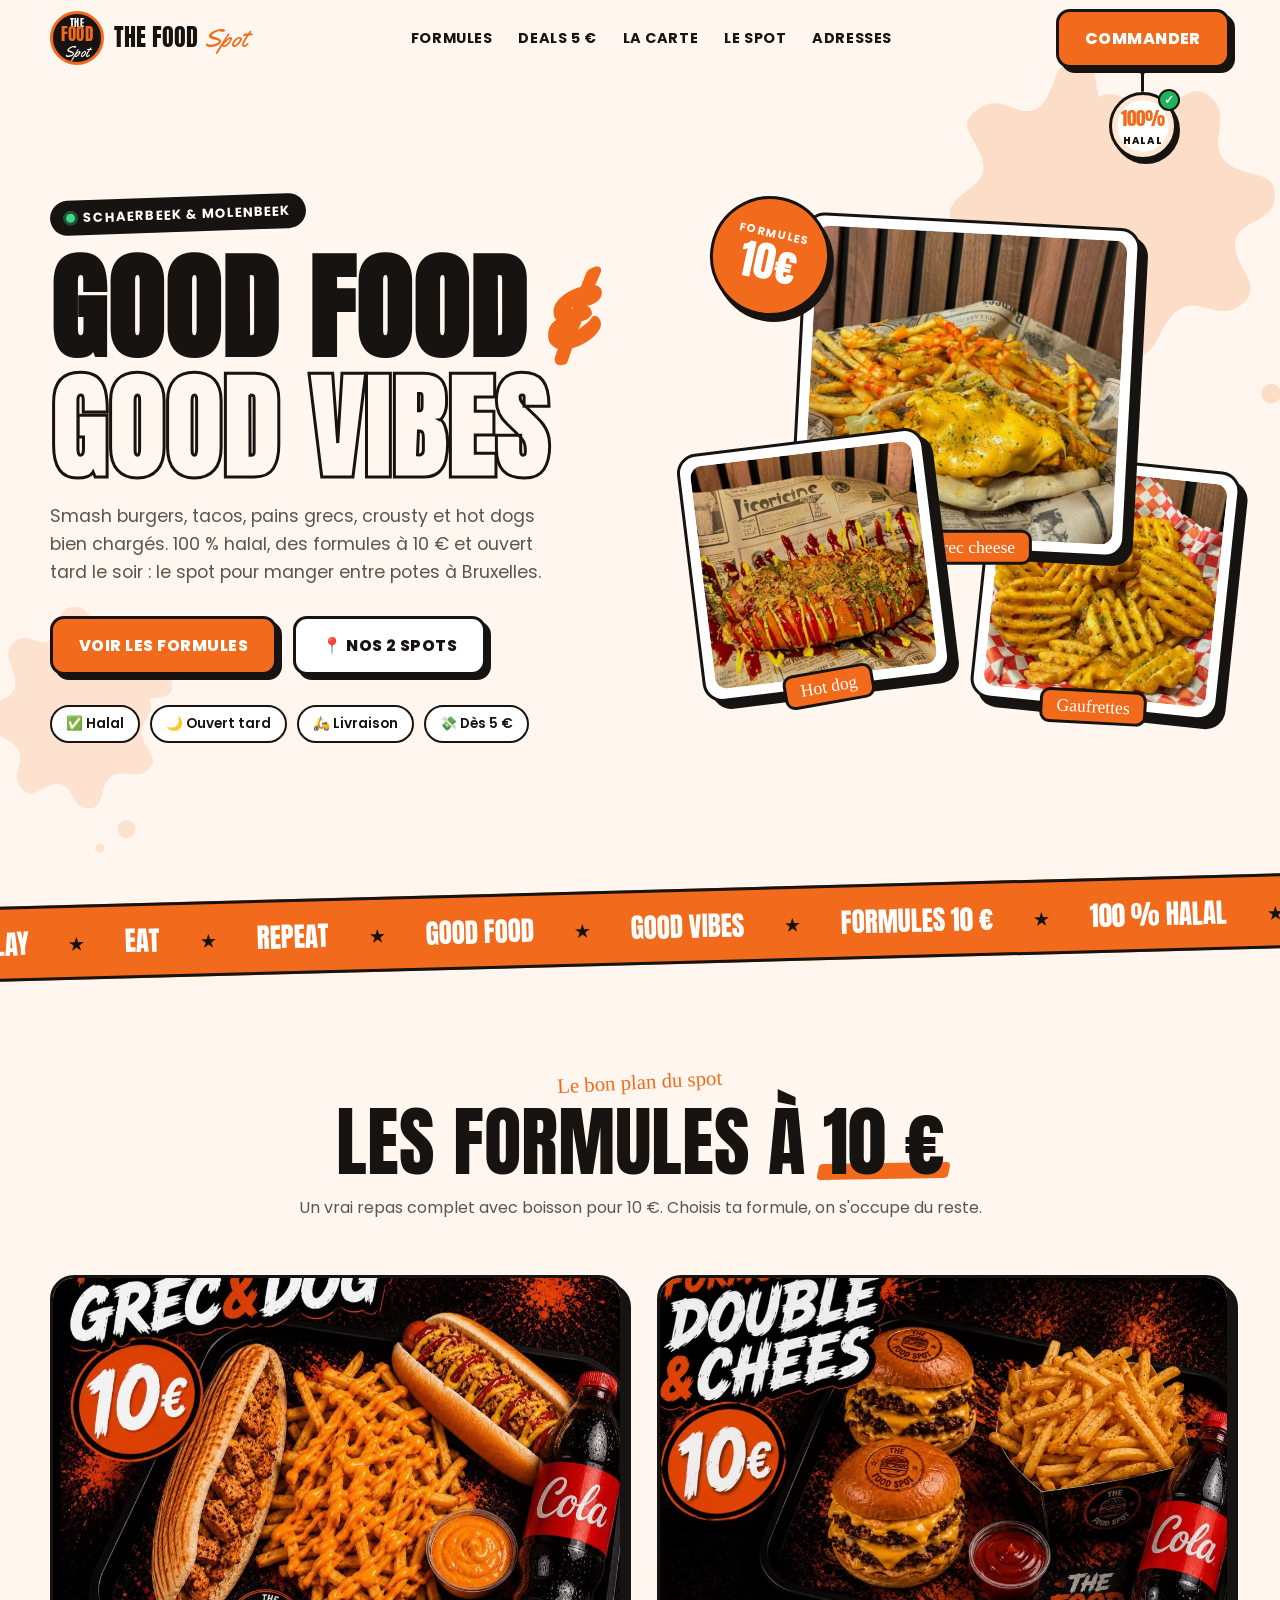
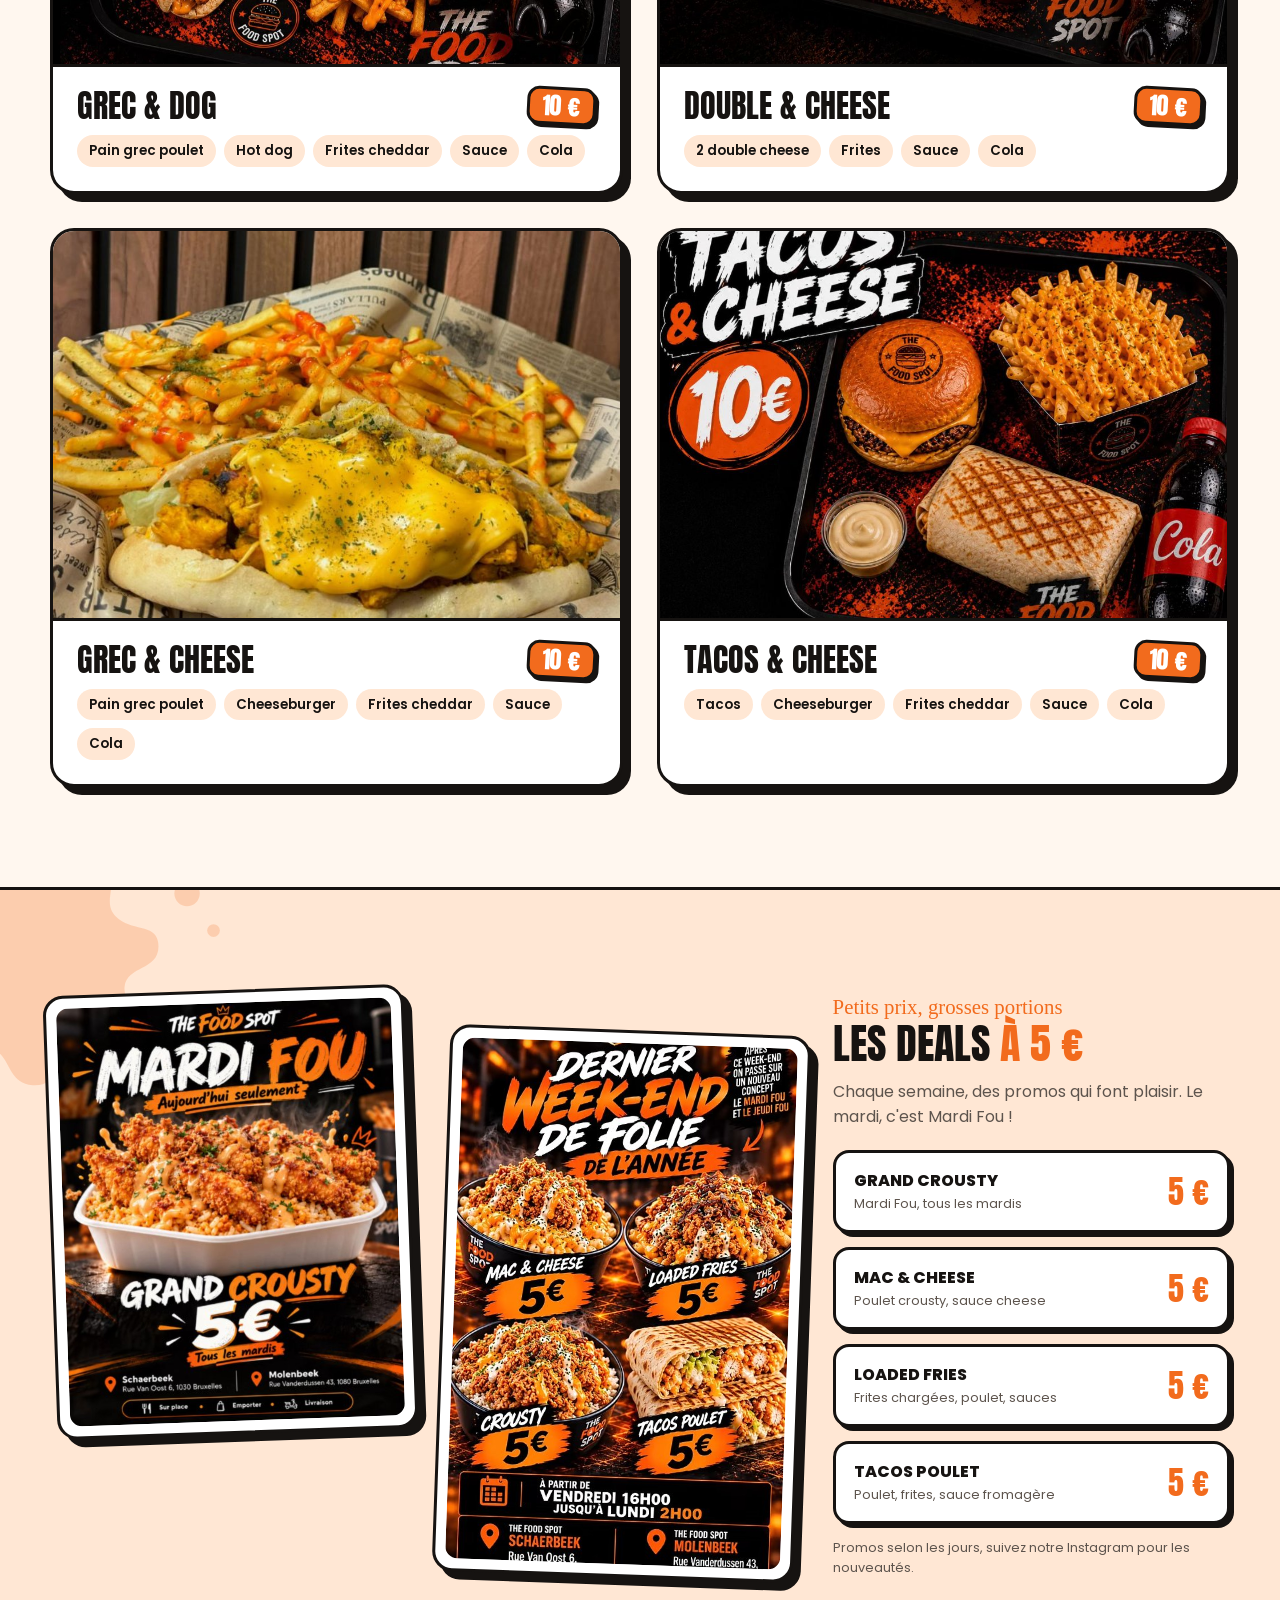
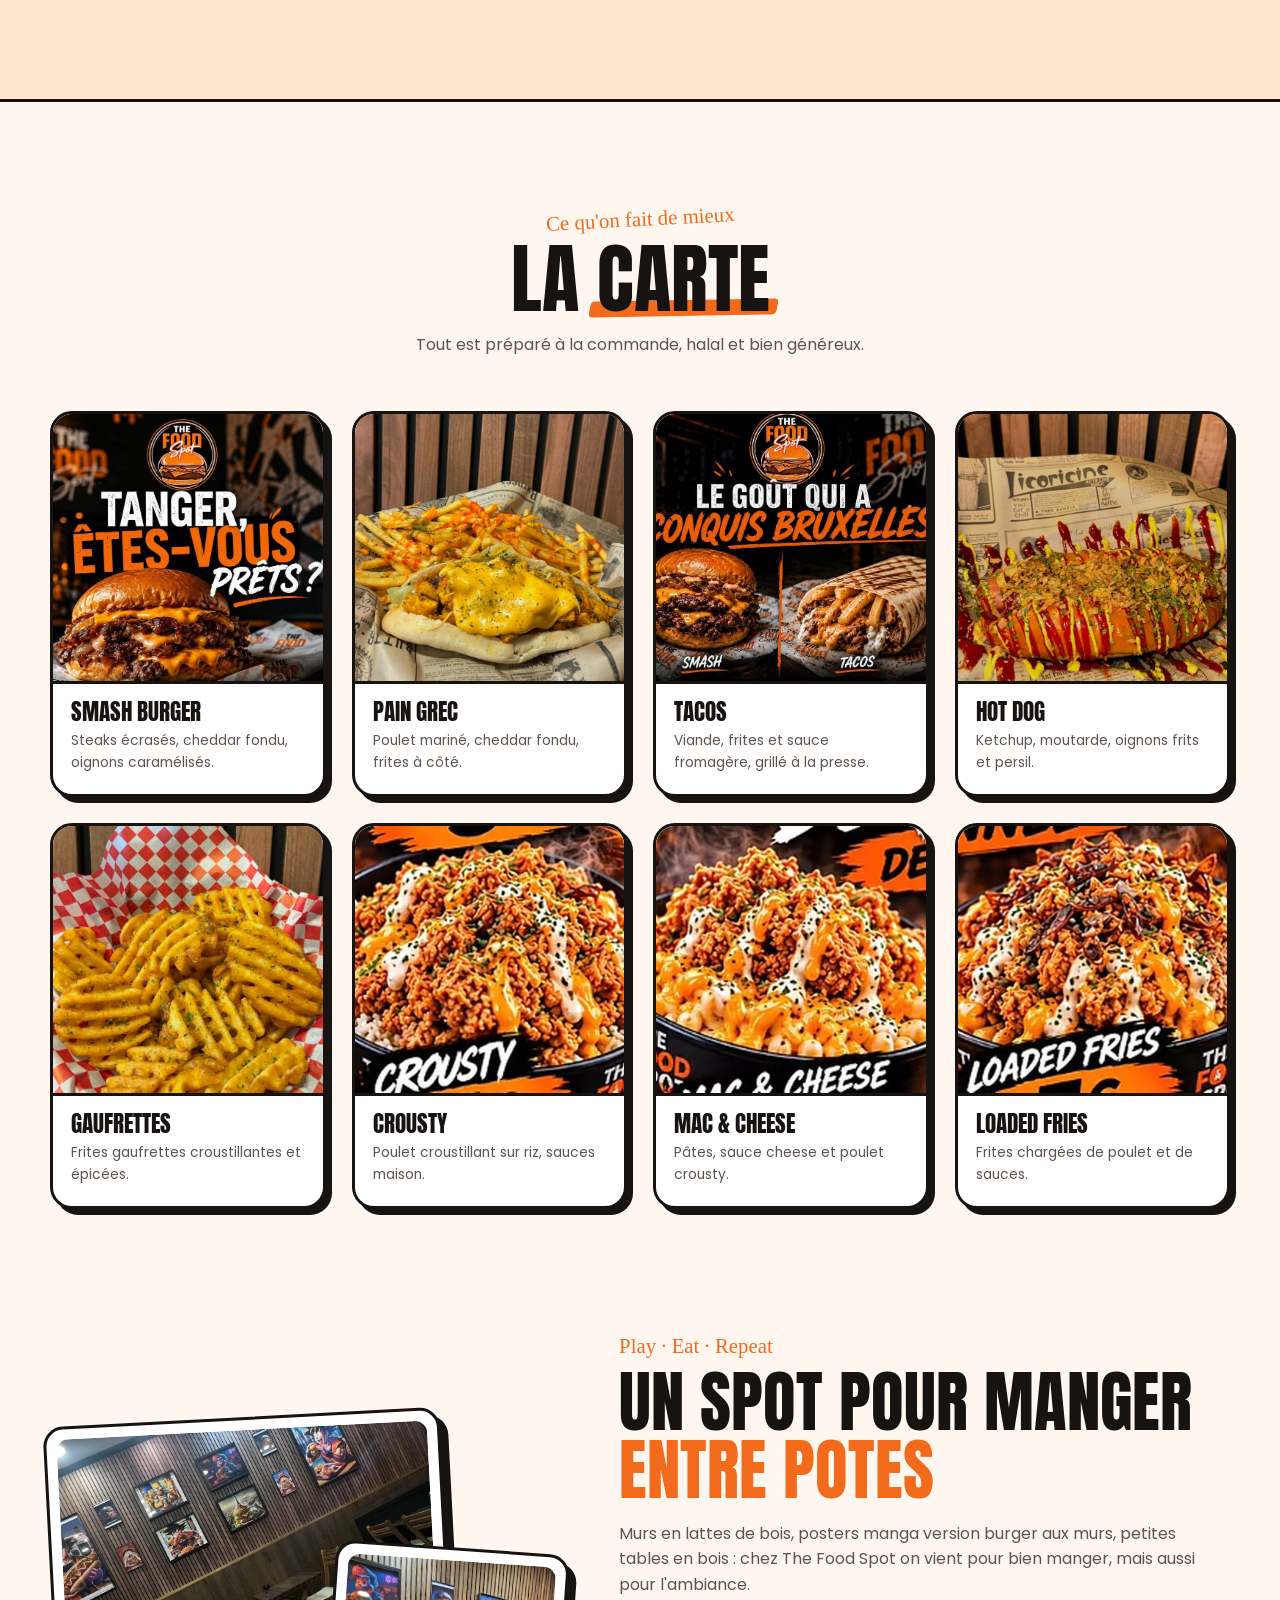
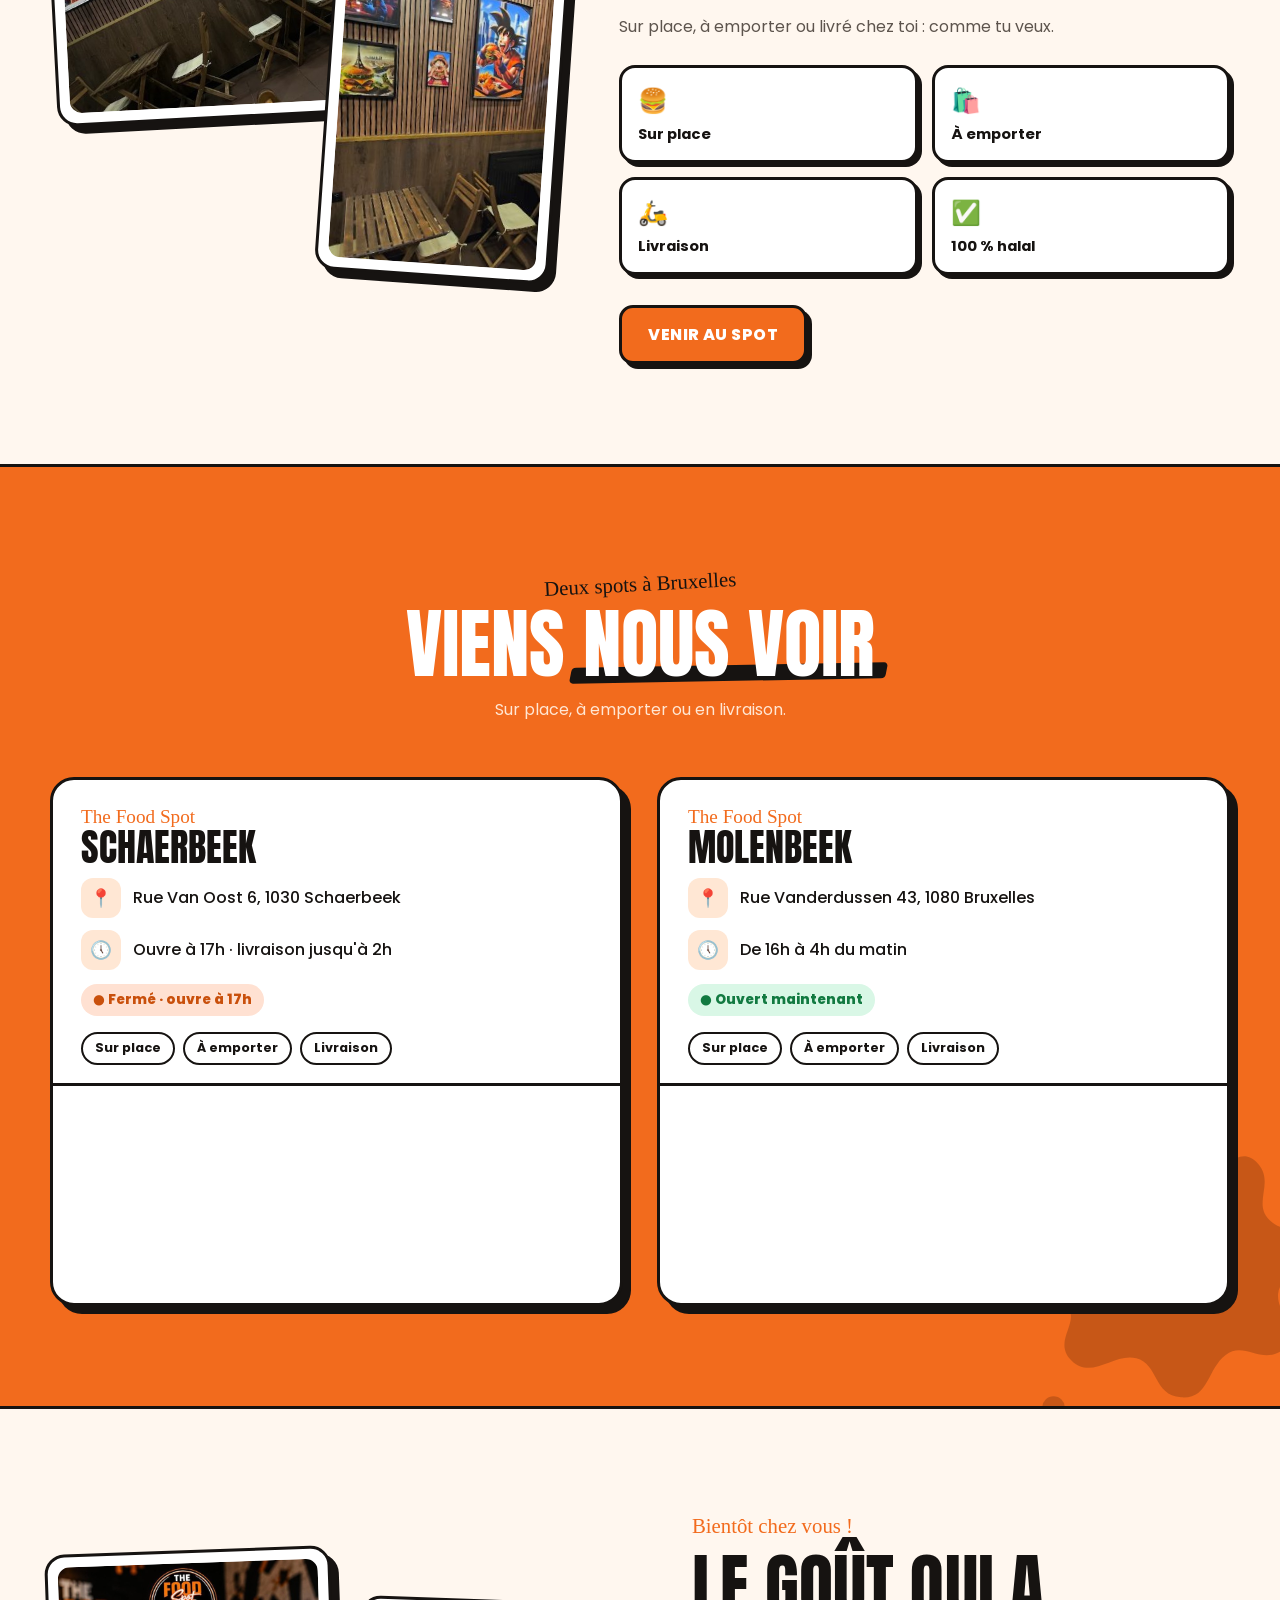
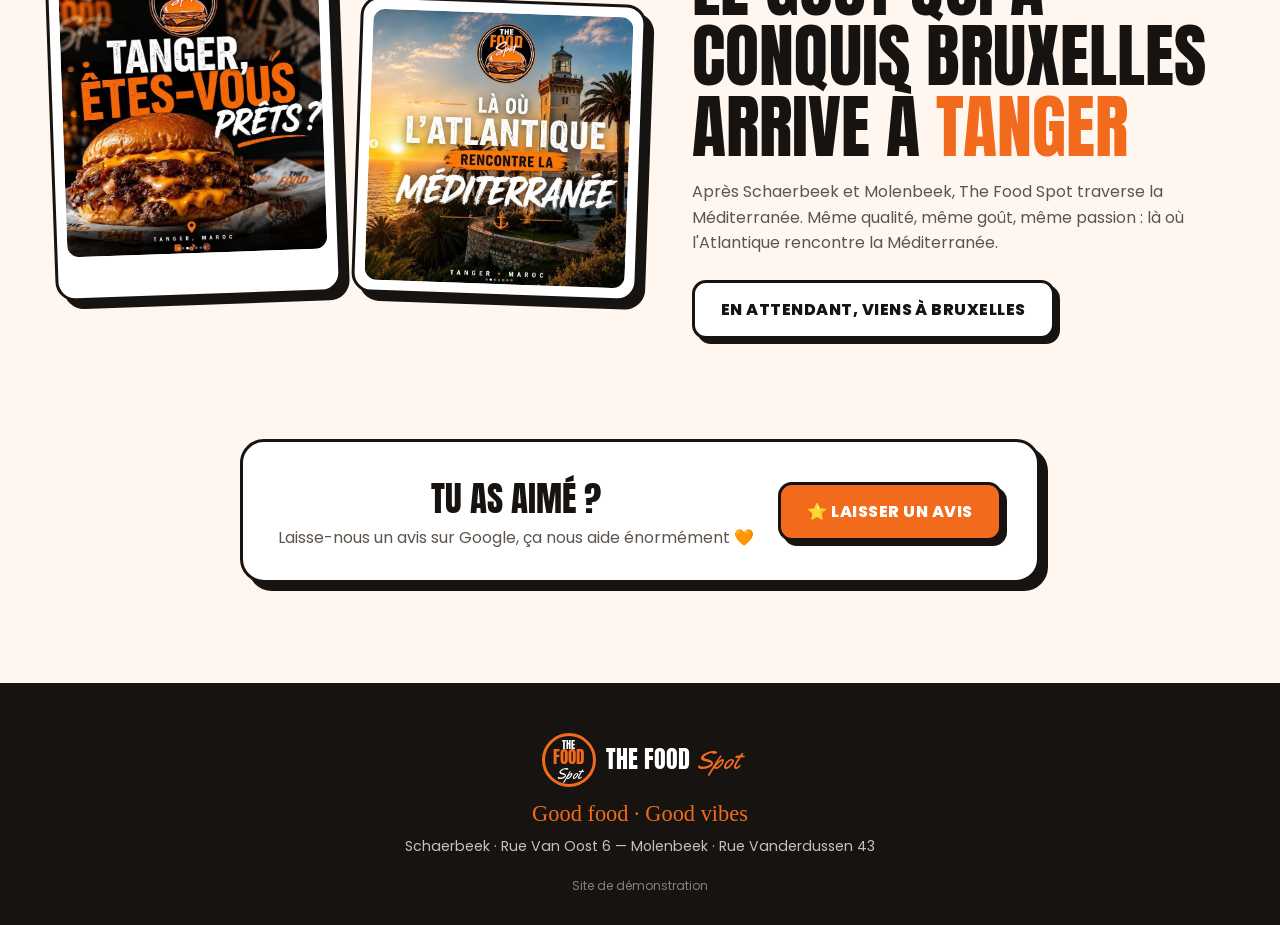
<file: demos/foodspot/index.html>
<!doctype html>
<html lang="fr">
<head>
<meta charset="utf-8">
<meta name="viewport" content="width=device-width, initial-scale=1">
<title>The Food Spot — Good Food, Good Vibes · Bruxelles</title>
<meta name="description" content="The Food Spot : smash burgers, tacos, pains grecs et crousty halal. Formules à 10 €, à Schaerbeek et Molenbeek. Sur place, à emporter et en livraison jusqu'à tard.">
<link rel="preconnect" href="https://fonts.googleapis.com">
<link href="https://fonts.googleapis.com/css2?family=Anton&family=Permanent+Marker&family=Yellowtail&family=Poppins:wght@400;500;600;700;800&display=swap" rel="stylesheet">
<style>
:root{
  --orange:#f26b1d;
  --orange-vif:#ff7a1a;
  --orange-fonce:#c9500c;
  --noir:#161311;
  --gris:#5d544d;
  --creme:#fff7ef;
  --peche:#ffe7d4;
  --blanc:#ffffff;
  --trait:3px solid var(--noir);
}
*{box-sizing:border-box;margin:0;padding:0}
html{scroll-behavior:smooth}
body{font-family:"Poppins",system-ui,sans-serif;color:var(--noir);background:var(--creme);line-height:1.6;overflow-x:hidden}
img{display:block;max-width:100%}
a{color:inherit}
.wrap{width:min(1180px,100% - 32px);margin-inline:auto}
.anton{font-family:"Anton",Impact,sans-serif;text-transform:uppercase;letter-spacing:.01em;line-height:.95}
.brush{font-family:"Permanent Marker",cursive}
.script{font-family:"Yellowtail",cursive;text-transform:none}
.orange{color:var(--orange)}

/* éclaboussures orange en fond */
.splash{position:absolute;pointer-events:none;z-index:0;opacity:.9}

/* ---------- boutons "sticker" 3D ---------- */
.btn{
  display:inline-flex;align-items:center;gap:10px;padding:14px 26px;border-radius:14px;border:var(--trait);
  font:800 1rem "Poppins",sans-serif;text-transform:uppercase;letter-spacing:.03em;text-decoration:none;cursor:pointer;
  background:var(--orange);color:#fff;box-shadow:5px 5px 0 var(--noir);transition:transform .12s,box-shadow .12s;
}
.btn:hover{transform:translate(-2px,-2px);box-shadow:7px 7px 0 var(--noir)}
.btn:active{transform:translate(4px,4px);box-shadow:1px 1px 0 var(--noir)}
.btn.blanc{background:#fff;color:var(--noir)}

/* ---------- navigation ---------- */
header.nav{position:fixed;inset:0 0 auto;z-index:50;transition:.3s}
header.nav.scrolled{background:rgba(255,247,239,.95);backdrop-filter:blur(8px);border-bottom:var(--trait)}
.nav .wrap{display:flex;align-items:center;justify-content:space-between;height:76px}
.logo{display:flex;align-items:center;gap:10px;text-decoration:none}
.logo-rond{
  width:54px;height:54px;border-radius:50%;background:var(--noir);border:3px solid var(--orange);
  display:grid;place-items:center;text-align:center;color:#fff;line-height:.8;flex:none;
}
.logo-rond .anton{font-size:.62rem}
.logo-rond .anton b{display:block;color:var(--orange);font-size:1.05rem;font-weight:400}
.logo-rond .script{font-size:.9rem;margin-top:-4px;color:#fff}
.logo-txt{font:400 1.5rem "Anton",sans-serif;text-transform:uppercase;line-height:1}
.logo-txt span{font-family:"Yellowtail",cursive;text-transform:none;color:var(--orange);font-size:1.6rem}
.nav ul{display:flex;gap:26px;list-style:none}
.nav ul a{text-decoration:none;font-weight:700;font-size:.9rem;text-transform:uppercase;letter-spacing:.04em}
.nav ul a:hover{color:var(--orange)}
.burger{display:none;background:#fff;border:var(--trait);border-radius:10px;width:46px;height:46px;cursor:pointer;box-shadow:3px 3px 0 var(--noir)}
.burger span{display:block;height:3px;margin:5px 9px;background:var(--noir);border-radius:2px}

/* étiquette "100 % Halal" suspendue sous le bouton, qui se balance */
.nav-actions{position:relative;display:flex;align-items:center;gap:12px}
.etiquette-halal{
  position:absolute;top:calc(100% + 2px);left:50%;margin-left:-34px;width:68px;
  display:flex;flex-direction:column;align-items:center;pointer-events:none;
  transform-origin:50% 0;animation:balance-halal 2.8s ease-in-out infinite;
}
.fil-halal{width:3px;height:22px;background:var(--noir);border-radius:2px;position:relative}
.fil-halal::before{content:"";position:absolute;top:-5px;left:50%;width:9px;height:9px;margin-left:-4.5px;border-radius:50%;background:var(--noir)}
.rond-halal{
  position:relative;width:68px;height:68px;border-radius:50%;background:#fff;border:3px solid var(--noir);
  box-shadow:3px 4px 0 var(--noir);display:flex;flex-direction:column;align-items:center;justify-content:center;line-height:1;
  background-image:radial-gradient(circle at 50% 50%,#fff 58%,var(--peche) 59%);
}
.rond-halal b{font:400 1.2rem "Anton",sans-serif;color:var(--orange)}
.rond-halal small{font:800 .62rem "Poppins",sans-serif;text-transform:uppercase;letter-spacing:.12em;margin-top:2px}
.rond-halal i{
  position:absolute;top:-6px;right:-6px;width:22px;height:22px;border-radius:50%;background:#1fb35c;color:#fff;
  border:2px solid var(--noir);font:900 .75rem/18px "Poppins",sans-serif;font-style:normal;text-align:center;
}
@keyframes balance-halal{0%,100%{transform:rotate(9deg)}50%{transform:rotate(-9deg)}}
@media (max-width:760px){
  .etiquette-halal{width:54px;margin-left:-27px;top:calc(100% - 2px)}
  .fil-halal{height:12px}
  .rond-halal{width:54px;height:54px}
  .rond-halal b{font-size:1.05rem}
  .rond-halal small{font-size:.5rem}
  .rond-halal i{width:18px;height:18px;font-size:.62rem;line-height:14px}
}
@media (prefers-reduced-motion:reduce){.etiquette-halal{animation:none}}

/* ---------- héros ---------- */
.hero{position:relative;min-height:100vh;padding:120px 0 80px;display:flex;align-items:center;overflow:hidden}
.hero .wrap{position:relative;z-index:1;display:grid;grid-template-columns:1.05fr .95fr;gap:40px;align-items:center}
.tampon{display:inline-flex;align-items:center;gap:8px;background:var(--noir);color:#fff;padding:7px 16px;border-radius:999px;font-weight:700;font-size:.82rem;text-transform:uppercase;letter-spacing:.08em;transform:rotate(-2deg)}
.tampon i{width:9px;height:9px;border-radius:50%;background:#3ddc84;box-shadow:0 0 0 3px rgba(61,220,132,.3)}
.hero h1{font-size:clamp(3.6rem,9vw,7.4rem);margin:22px 0 10px}
.hero h1 .script{display:inline-block;color:var(--orange);font-size:1.05em;transform:rotate(-6deg) translateY(6px);margin-left:6px}
.hero h1 .ligne2{display:block;-webkit-text-stroke:3px var(--noir);color:transparent}
.hero p.lead{font-size:1.1rem;color:var(--gris);max-width:500px;margin:18px 0 30px}
.hero .actions{display:flex;gap:16px;flex-wrap:wrap}
.pastilles{display:flex;gap:10px;flex-wrap:wrap;margin-top:30px}
.pastilles span{background:#fff;border:2px solid var(--noir);border-radius:999px;padding:6px 14px;font-weight:600;font-size:.85rem}

/* pile de photos en 3D */
.pile{position:relative;height:560px;perspective:1200px}
.carte-photo{
  position:absolute;background:#fff;border:var(--trait);border-radius:20px;padding:10px;box-shadow:8px 8px 0 var(--noir);
  transition:transform .35s cubic-bezier(.2,.8,.2,1);
}
.carte-photo img{border-radius:12px;width:100%;height:100%;object-fit:cover}
.carte-photo .etiquette{
  position:absolute;left:50%;bottom:-18px;transform:translateX(-50%) rotate(-3deg);white-space:nowrap;
  background:var(--orange);color:#fff;border:var(--trait);border-radius:10px;padding:4px 14px;font:400 1.1rem "Permanent Marker",cursive;
}
.c1{width:62%;height:330px;left:20%;top:30px;transform:rotate(3deg);z-index:2}
.c2{width:46%;height:250px;left:0;top:250px;transform:rotate(-7deg);z-index:3}
.c3{width:46%;height:250px;right:0;top:270px;transform:rotate(6deg);z-index:1}
.pile:hover .c1{transform:rotate(0) translateY(-10px) scale(1.03)}
.pile:hover .c2{transform:rotate(-11deg) translateX(-14px)}
.pile:hover .c3{transform:rotate(10deg) translateX(14px)}
.prix-rond{
  position:absolute;z-index:5;left:4%;top:6px;width:120px;height:120px;border-radius:50%;
  background:var(--orange);border:var(--trait);box-shadow:5px 5px 0 var(--noir);color:#fff;
  display:grid;place-items:center;text-align:center;transform:rotate(12deg);animation:flotte 4s ease-in-out infinite;
}
.prix-rond small{display:block;font:700 .7rem "Poppins";text-transform:uppercase;letter-spacing:.08em}
.prix-rond b{font:400 2.6rem "Anton",sans-serif;line-height:1}
@keyframes flotte{0%,100%{transform:rotate(12deg) translateY(0)}50%{transform:rotate(8deg) translateY(-10px)}}

/* ---------- bande défilante ---------- */
.bande{background:var(--orange);border-block:var(--trait);overflow:hidden;transform:rotate(-1.5deg);margin:-10px -20px 0;position:relative;z-index:2}
.bande .piste{display:flex;gap:40px;width:max-content;padding:14px 0;animation:defile 22s linear infinite}
.bande span{font:400 1.7rem "Anton",sans-serif;text-transform:uppercase;color:#fff;display:flex;align-items:center;gap:40px;white-space:nowrap}
.bande span::after{content:"★";color:var(--noir);font-size:1.2rem}
@keyframes defile{to{transform:translateX(-50%)}}

/* ---------- sections ---------- */
section{padding:100px 0;position:relative}
.titre{text-align:center;margin:0 auto 54px;max-width:720px;position:relative;z-index:1}
.titre .brush{color:var(--orange);font-size:1.3rem;display:inline-block;transform:rotate(-3deg)}
.titre h2{font:400 clamp(2.8rem,7vw,4.8rem) "Anton",sans-serif;text-transform:uppercase;line-height:1;margin:6px 0 14px}
.titre h2 .souligne{position:relative;display:inline-block}
.titre h2 .souligne::after{content:"";position:absolute;left:-4%;right:-4%;bottom:2px;height:16px;background:var(--orange);z-index:-1;transform:skew(-12deg) rotate(-1deg);border-radius:4px}
.titre p{color:var(--gris)}

/* ---------- formules à 10 € ---------- */
.formules{display:grid;grid-template-columns:repeat(2,1fr);gap:34px}
.formule{
  background:#fff;border:var(--trait);border-radius:24px;overflow:hidden;box-shadow:8px 8px 0 var(--noir);
  display:grid;grid-template-rows:auto 1fr;transition:transform .2s,box-shadow .2s;transform-style:preserve-3d;
}
.formule .visuel{position:relative;aspect-ratio:16/11;overflow:hidden;border-bottom:var(--trait);background:var(--noir)}
.formule .visuel img{width:100%;height:100%;object-fit:cover;transition:transform .6s}
.formule:hover .visuel img{transform:scale(1.05)}
.formule .corps{padding:20px 24px 24px;display:flex;flex-direction:column;gap:10px}
.formule h3{font:400 2rem "Anton",sans-serif;text-transform:uppercase;line-height:1;display:flex;justify-content:space-between;align-items:center;gap:12px}
.formule h3 .px{background:var(--orange);color:#fff;border:var(--trait);border-radius:12px;padding:4px 12px;font-size:1.5rem;transform:rotate(3deg);box-shadow:3px 3px 0 var(--noir)}
.formule ul{list-style:none;display:flex;flex-wrap:wrap;gap:8px}
.formule li{background:var(--peche);border-radius:999px;padding:5px 12px;font-size:.84rem;font-weight:600}

/* ---------- deals à 5 € ---------- */
.deals{background:var(--peche);border-block:var(--trait);overflow:hidden}
.deals-grid{display:grid;grid-template-columns:1fr 1fr 1.1fr;gap:30px;align-items:start;position:relative;z-index:1}
.affiche{background:#fff;border:var(--trait);border-radius:20px;padding:10px;box-shadow:8px 8px 0 var(--noir);transition:transform .3s}
.affiche img{border-radius:12px;width:100%}
.affiche:nth-child(1){transform:rotate(-2deg)}
.affiche:nth-child(2){transform:rotate(2deg);margin-top:40px}
.affiche:hover{transform:rotate(0) scale(1.03)}
.deals-txt h3{font:400 2.6rem "Anton",sans-serif;text-transform:uppercase;line-height:1;margin-bottom:14px}
.deals-txt p{color:var(--gris);margin-bottom:20px}
.ticket{
  display:flex;justify-content:space-between;align-items:center;background:#fff;border:var(--trait);border-radius:16px;
  padding:14px 18px;margin-bottom:14px;box-shadow:4px 4px 0 var(--noir);position:relative;
}
.ticket::before,.ticket::after{content:"";position:absolute;top:50%;width:18px;height:18px;border-radius:50%;background:var(--peche);border:var(--trait);transform:translateY(-50%)}
.ticket::before{left:-11px;clip-path:inset(0 0 0 50%)}
.ticket::after{right:-11px;clip-path:inset(0 50% 0 0)}
.ticket b{font-weight:800;text-transform:uppercase}
.ticket small{display:block;color:var(--gris);font-size:.8rem}
.ticket .px{font:400 2rem "Anton",sans-serif;color:var(--orange)}
.deals-note{font-size:.8rem;color:var(--gris)}

/* ---------- la carte ---------- */
.carte-grid{display:grid;grid-template-columns:repeat(4,1fr);gap:26px}
.plat{background:#fff;border:var(--trait);border-radius:22px;overflow:hidden;box-shadow:6px 6px 0 var(--noir);transition:transform .2s,box-shadow .2s}
.plat:hover{transform:translate(-3px,-3px) rotate(-1deg);box-shadow:10px 10px 0 var(--orange)}
.plat .visuel{aspect-ratio:1;overflow:hidden;border-bottom:var(--trait);background:var(--peche);display:grid;place-items:center}
.plat .visuel img{width:100%;height:100%;object-fit:cover}
.plat .corps{padding:16px 18px 20px}
.plat h3{font:400 1.45rem "Anton",sans-serif;text-transform:uppercase;line-height:1.05}
.plat p{font-size:.86rem;color:var(--gris);margin-top:6px}

/* ---------- le spot ---------- */
.spot-grid{display:grid;grid-template-columns:1fr 1.2fr;gap:60px;align-items:center}
.spot-photos{position:relative;height:460px}
.spot-photos .carte-photo:first-child{width:78%;height:300px;left:0;top:0;transform:rotate(-3deg)}
.spot-photos .carte-photo:nth-child(2){width:46%;height:330px;right:0;bottom:0;transform:rotate(4deg);z-index:2}
.spot-txt h2{font:400 clamp(2.6rem,6vw,4.2rem) "Anton",sans-serif;text-transform:uppercase;line-height:1;margin:6px 0 18px}
.spot-txt p{color:var(--gris);margin-bottom:16px}
.atouts{display:grid;grid-template-columns:1fr 1fr;gap:14px;margin:26px 0 30px}
.atout{background:#fff;border:var(--trait);border-radius:16px;padding:14px 16px;box-shadow:4px 4px 0 var(--noir)}
.atout b{display:block;font-size:1.5rem}
.atout span{font-weight:700;font-size:.92rem}

/* ---------- adresses ---------- */
.adresses{background:var(--orange);border-block:var(--trait);color:#fff;overflow:hidden}
.adresses .titre h2{color:#fff}
.adresses .titre h2 .souligne::after{background:var(--noir)}
.adresses .titre .brush{color:var(--noir)}
.adresses .titre p{color:#ffe7d4}
.adr-grid{display:grid;grid-template-columns:1fr 1fr;gap:34px;position:relative;z-index:1}
.adr{background:#fff;color:var(--noir);border:var(--trait);border-radius:24px;box-shadow:8px 8px 0 var(--noir);overflow:hidden}
.adr .haut{padding:26px 28px 18px}
.adr h3{font:400 2.4rem "Anton",sans-serif;text-transform:uppercase;line-height:1}
.adr h3 small{display:block;font:400 1.2rem "Permanent Marker",cursive;color:var(--orange);text-transform:none}
.adr .ligne{display:flex;gap:12px;align-items:center;margin-top:12px;font-weight:500}
.adr .ligne .ico{width:40px;height:40px;border-radius:12px;background:var(--peche);display:grid;place-items:center;flex:none;font-size:1.1rem}
.adr .services{display:flex;gap:8px;flex-wrap:wrap;margin-top:16px}
.adr .services span{border:2px solid var(--noir);border-radius:999px;padding:4px 12px;font-size:.8rem;font-weight:700}
.adr .statut{display:inline-block;margin-top:14px;font-weight:800;font-size:.85rem;padding:5px 12px;border-radius:999px;background:#eee}
.adr .statut.ouvert{background:#d9f7e6;color:#127a41}
.adr .statut.ferme{background:#ffe1d2;color:var(--orange-fonce)}
.adr iframe{width:100%;height:220px;border:0;border-top:var(--trait);display:block}

/* ---------- Tanger ---------- */
.tanger-grid{display:grid;grid-template-columns:1.1fr 1fr;gap:50px;align-items:center}
.tanger-affiches{display:grid;grid-template-columns:1fr 1fr;gap:20px}
.tanger-affiches .affiche:nth-child(2){margin-top:50px}
.tanger-txt h2{font:400 clamp(2.6rem,6vw,4.4rem) "Anton",sans-serif;text-transform:uppercase;line-height:1;margin:8px 0 18px}
.tanger-txt p{color:var(--gris);margin-bottom:24px}

/* ---------- avis ---------- */
.avis-box{
  display:flex;flex-wrap:wrap;align-items:center;justify-content:center;gap:24px;background:#fff;border:var(--trait);border-radius:24px;
  box-shadow:8px 8px 0 var(--noir);padding:30px;max-width:800px;margin:0 auto;text-align:center;
}
.avis-box h3{font:400 2.2rem "Anton",sans-serif;text-transform:uppercase}
.avis-box p{color:var(--gris)}

footer{background:var(--noir);color:#eee;padding:50px 0 30px;text-align:center}
footer .logo{justify-content:center;margin-bottom:14px}
footer .logo-txt{color:#fff}
footer .slogan{font:400 1.4rem "Permanent Marker",cursive;color:var(--orange)}
footer p{font-size:.88rem;opacity:.8;margin-top:8px}
footer .demo{opacity:.5;font-size:.75rem;margin-top:18px}

/* apparitions */
.reveal{opacity:0;transform:translateY(40px);transition:opacity .7s ease,transform .7s ease}
.reveal.vu{opacity:1;transform:none}
.affiche.reveal.vu:nth-child(1){transform:rotate(-2deg)}
.affiche.reveal.vu:nth-child(2){transform:rotate(2deg)}

/* lightbox */
.lightbox{position:fixed;inset:0;z-index:100;background:rgba(22,19,17,.9);display:none;place-items:center;padding:20px}
.lightbox.ouvert{display:grid}
.lightbox img{max-height:88vh;max-width:min(900px,100%);border-radius:16px;border:4px solid #fff}
[data-zoom]{cursor:zoom-in}

/* ---------- responsive ---------- */
@media (max-width:980px){
  .hero .wrap,.spot-grid,.tanger-grid{grid-template-columns:1fr}
  .hero .texte{text-align:center}
  .hero p.lead{margin-inline:auto}
  .hero .actions,.pastilles{justify-content:center}
  .carte-grid{grid-template-columns:repeat(2,1fr)}
  .deals-grid{grid-template-columns:1fr 1fr}
  .deals-txt{grid-column:1/-1;order:-1}
}
@media (max-width:760px){
  .nav ul{position:fixed;top:76px;left:0;right:0;flex-direction:column;gap:0;background:var(--creme);border-bottom:var(--trait);padding:8px 16px 18px;display:none}
  .nav ul.ouvert{display:flex}
  .nav ul a{display:block;padding:12px 0}
  .nav .btn.cmd{display:none}
  .burger{display:block}
  section{padding:70px 0}
  .pile{height:430px}
  .c1{height:250px;width:70%;left:15%}
  .c2,.c3{height:180px;width:50%}
  .c2{top:210px}.c3{top:230px}
  .prix-rond{width:96px;height:96px;right:0}
  .prix-rond b{font-size:2rem}
  .formules,.adr-grid{grid-template-columns:1fr}
  .deals-grid{grid-template-columns:1fr}
  .affiche:nth-child(2){margin-top:0}
  .spot-photos{height:380px}
  .spot-photos .carte-photo:first-child{height:230px;width:85%}
  .spot-photos .carte-photo:nth-child(2){height:250px;width:52%}
  .tanger-affiches .affiche:nth-child(2){margin-top:30px}
  .carte-grid{gap:16px}
  .plat h3{font-size:1.15rem}
  .plat p{font-size:.78rem}
  .atouts{grid-template-columns:1fr 1fr}
}

/* bandes noires sur les côtés (grands écrans) : projections de peinture orange, style street de leurs affiches */
@media (min-width:1340px){
  body::before,body::after{
    content:"";position:fixed;top:0;bottom:0;z-index:55;pointer-events:none;
    width:calc(((100vw - 1180px) / 2 - 44px) / 2);
    background-color:#141110;background-repeat:repeat-y;opacity:1;
  }
  body::before{left:0;background-image:url("data:image/svg+xml,%3Csvg xmlns='http://www.w3.org/2000/svg' width='320' height='520'%3E%3Cg fill='%23f26b1d'%3E%3Ccircle cx='83' cy='396' r='0.6' fill-opacity='0.7'/%3E%3Ccircle cx='72' cy='401' r='2' fill-opacity='0.27'/%3E%3Ccircle cx='118' cy='142' r='6.177557804339545' fill-opacity='0.59'/%3E%3Ccircle cx='301' cy='287' r='1.2' fill-opacity='0.74'/%3E%3Ccircle cx='296' cy='216' r='0.8' fill-opacity='0.37'/%3E%3Ccircle cx='275' cy='63' r='2.5' fill-opacity='0.58'/%3E%3Ccircle cx='61' cy='148' r='5.498086173374893' fill-opacity='0.86'/%3E%3Ccircle cx='72' cy='405' r='2.5' fill-opacity='0.52'/%3E%3Ccircle cx='154' cy='174' r='0.8' fill-opacity='0.76'/%3E%3Ccircle cx='178' cy='201' r='3.5' fill-opacity='0.28'/%3E%3Ccircle cx='179' cy='276' r='0.6' fill-opacity='0.75'/%3E%3Ccircle cx='162' cy='267' r='2' fill-opacity='0.55'/%3E%3Ccircle cx='111' cy='282' r='1' fill-opacity='0.59'/%3E%3Ccircle cx='269' cy='142' r='2' fill-opacity='0.62'/%3E%3Ccircle cx='90' cy='280' r='2' fill-opacity='0.55'/%3E%3Ccircle cx='46' cy='368' r='1' fill-opacity='0.81'/%3E%3Ccircle cx='255' cy='425' r='0.8' fill-opacity='0.3'/%3E%3Ccircle cx='78' cy='406' r='1' fill-opacity='0.47'/%3E%3Ccircle cx='77' cy='446' r='5.969969517132217' fill-opacity='0.67'/%3E%3Ccircle cx='184' cy='243' r='2.5' fill-opacity='0.77'/%3E%3Ccircle cx='261' cy='127' r='1.2' fill-opacity='0.88'/%3E%3Ccircle cx='86' cy='406' r='5.337005549027151' fill-opacity='0.58'/%3E%3Ccircle cx='128' cy='397' r='3.5' fill-opacity='0.4'/%3E%3Ccircle cx='197' cy='123' r='1.5' fill-opacity='0.33'/%3E%3Ccircle cx='50' cy='482' r='1.5' fill-opacity='0.85'/%3E%3Ccircle cx='112' cy='406' r='0.6' fill-opacity='0.63'/%3E%3Ccircle cx='140' cy='244' r='0.6' fill-opacity='0.5'/%3E%3Ccircle cx='-4' cy='351' r='2.5' fill-opacity='0.44'/%3E%3Ccircle cx='182' cy='127' r='1.5' fill-opacity='0.26'/%3E%3Ccircle cx='235' cy='177' r='1.5' fill-opacity='0.69'/%3E%3Ccircle cx='298' cy='179' r='3.5' fill-opacity='0.75'/%3E%3Ccircle cx='69' cy='344' r='1' fill-opacity='0.36'/%3E%3Ccircle cx='221' cy='155' r='2' fill-opacity='0.32'/%3E%3Ccircle cx='172' cy='171' r='3.5' fill-opacity='0.34'/%3E%3Ccircle cx='62' cy='420' r='4.44198514882861' fill-opacity='0.33'/%3E%3Ccircle cx='168' cy='193' r='1.2' fill-opacity='0.62'/%3E%3Ccircle cx='117' cy='154' r='0.8' fill-opacity='0.55'/%3E%3Ccircle cx='76' cy='401' r='0.8' fill-opacity='0.79'/%3E%3Ccircle cx='60' cy='408' r='1' fill-opacity='0.33'/%3E%3Ccircle cx='82' cy='411' r='2.5' fill-opacity='0.84'/%3E%3Ccircle cx='158' cy='275' r='0.8' fill-opacity='0.38'/%3E%3Ccircle cx='101' cy='406' r='4.886649580146753' fill-opacity='0.64'/%3E%3Ccircle cx='213' cy='172' r='3.5' fill-opacity='0.32'/%3E%3Ccircle cx='161' cy='228' r='3.5' fill-opacity='0.68'/%3E%3Ccircle cx='153' cy='246' r='0.8' fill-opacity='0.89'/%3E%3Ccircle cx='130' cy='224' r='1.2' fill-opacity='0.5'/%3E%3Ccircle cx='188' cy='141' r='4.737544387601318' fill-opacity='0.32'/%3E%3Ccircle cx='229' cy='285' r='1.2' fill-opacity='0.51'/%3E%3Ccircle cx='79' cy='405' r='2' fill-opacity='0.57'/%3E%3Ccircle cx='49' cy='261' r='0.8' fill-opacity='0.58'/%3E%3Ccircle cx='80' cy='394' r='6.464650434230544' fill-opacity='0.46'/%3E%3Ccircle cx='184' cy='264' r='0.6' fill-opacity='0.76'/%3E%3Ccircle cx='200' cy='350' r='1.2' fill-opacity='0.37'/%3E%3Ccircle cx='135' cy='423' r='1.2' fill-opacity='0.41'/%3E%3Ccircle cx='197' cy='152' r='3.5' fill-opacity='0.26'/%3E%3Ccircle cx='55' cy='253' r='2.5' fill-opacity='0.88'/%3E%3Ccircle cx='122' cy='287' r='1' fill-opacity='0.34'/%3E%3Ccircle cx='89' cy='293' r='0.8' fill-opacity='0.4'/%3E%3Ccircle cx='198' cy='218' r='5.917332538919641' fill-opacity='0.4'/%3E%3Ccircle cx='61' cy='252' r='2.5' fill-opacity='0.47'/%3E%3Ccircle cx='137' cy='211' r='0.8' fill-opacity='0.75'/%3E%3Ccircle cx='230' cy='175' r='1.2' fill-opacity='0.45'/%3E%3Ccircle cx='154' cy='184' r='0.8' fill-opacity='0.83'/%3E%3Ccircle cx='183' cy='92' r='1.2' fill-opacity='0.86'/%3E%3Ccircle cx='21' cy='406' r='2' fill-opacity='0.5'/%3E%3Ccircle cx='174' cy='517' r='0.8' fill-opacity='0.78'/%3E%3Ccircle cx='221' cy='158' r='5.850707944674735' fill-opacity='0.88'/%3E%3Ccircle cx='58' cy='412' r='6.913622584588844' fill-opacity='0.5'/%3E%3Ccircle cx='139' cy='86' r='1' fill-opacity='0.65'/%3E%3Ccircle cx='36' cy='432' r='1.5' fill-opacity='0.43'/%3E%3Ccircle cx='206' cy='240' r='3.5' fill-opacity='0.63'/%3E%3Ccircle cx='160' cy='241' r='1.2' fill-opacity='0.43'/%3E%3Ccircle cx='239' cy='124' r='1' fill-opacity='0.6'/%3E%3Ccircle cx='72' cy='410' r='0.8' fill-opacity='0.84'/%3E%3Ccircle cx='158' cy='173' r='1' fill-opacity='0.3'/%3E%3Ccircle cx='223' cy='87' r='0.8' fill-opacity='0.54'/%3E%3Ccircle cx='190' cy='151' r='3.5' fill-opacity='0.32'/%3E%3Ccircle cx='122' cy='290' r='5.906598871905301' fill-opacity='0.72'/%3E%3Ccircle cx='13' cy='275' r='2.5' fill-opacity='0.86'/%3E%3Ccircle cx='216' cy='148' r='1.2' fill-opacity='0.48'/%3E%3Ccircle cx='158' cy='260' r='0.8' fill-opacity='0.57'/%3E%3Ccircle cx='223' cy='226' r='0.6' fill-opacity='0.51'/%3E%3Ccircle cx='158' cy='248' r='0.8' fill-opacity='0.78'/%3E%3Ccircle cx='262' cy='132' r='2.5' fill-opacity='0.82'/%3E%3Ccircle cx='97' cy='438' r='1.5' fill-opacity='0.58'/%3E%3Ccircle cx='228' cy='162' r='3.5' fill-opacity='0.26'/%3E%3Ccircle cx='71' cy='387' r='1.2' fill-opacity='0.59'/%3E%3Ccircle cx='213' cy='206' r='2' fill-opacity='0.55'/%3E%3Ccircle cx='70' cy='369' r='1.5' fill-opacity='0.48'/%3E%3Ccircle cx='159' cy='134' r='1.5' fill-opacity='0.81'/%3E%3Ccircle cx='78' cy='408' r='2.5' fill-opacity='0.46'/%3E%3Ccircle cx='94' cy='336' r='1' fill-opacity='0.82'/%3E%3Ccircle cx='103' cy='195' r='1' fill-opacity='0.34'/%3E%3Ccircle cx='119' cy='255' r='2.5' fill-opacity='0.41'/%3E%3Ccircle cx='160' cy='247' r='0.8' fill-opacity='0.87'/%3E%3Ccircle cx='176' cy='242' r='0.6' fill-opacity='0.57'/%3E%3Ccircle cx='121' cy='296' r='0.8' fill-opacity='0.65'/%3E%3Ccircle cx='65' cy='414' r='2.5' fill-opacity='0.74'/%3E%3Ccircle cx='75' cy='147' r='2.5' fill-opacity='0.39'/%3E%3Ccircle cx='225' cy='182' r='0.6' fill-opacity='0.77'/%3E%3Ccircle cx='102' cy='199' r='1.2' fill-opacity='0.51'/%3E%3Ccircle cx='243' cy='79' r='0.6' fill-opacity='0.5'/%3E%3Ccircle cx='174' cy='294' r='0.8' fill-opacity='0.55'/%3E%3Ccircle cx='290' cy='18' r='1' fill-opacity='0.28'/%3E%3Ccircle cx='78' cy='405' r='3.5' fill-opacity='0.66'/%3E%3Ccircle cx='146' cy='243' r='1.5' fill-opacity='0.88'/%3E%3Ccircle cx='79' cy='435' r='1' fill-opacity='0.48'/%3E%3Ccircle cx='231' cy='190' r='1.2' fill-opacity='0.71'/%3E%3Ccircle cx='252' cy='283' r='0.8' fill-opacity='0.41'/%3E%3Ccircle cx='48' cy='478' r='0.6' fill-opacity='0.28'/%3E%3Ccircle cx='207' cy='234' r='0.6' fill-opacity='0.54'/%3E%3Ccircle cx='220' cy='149' r='3.5' fill-opacity='0.27'/%3E%3Ccircle cx='78' cy='405' r='0.6' fill-opacity='0.73'/%3E%3Ccircle cx='75' cy='450' r='0.8' fill-opacity='0.81'/%3E%3Ccircle cx='228' cy='190' r='5.527960392466666' fill-opacity='0.5'/%3E%3Ccircle cx='154' cy='67' r='0.6' fill-opacity='0.83'/%3E%3Ccircle cx='93' cy='82' r='2' fill-opacity='0.31'/%3E%3Ccircle cx='206' cy='259' r='2' fill-opacity='0.52'/%3E%3Ccircle cx='180' cy='158' r='1' fill-opacity='0.46'/%3E%3Ccircle cx='151' cy='125' r='1.5' fill-opacity='0.56'/%3E%3Ccircle cx='297' cy='504' r='0.8' fill-opacity='0.85'/%3E%3Ccircle cx='43' cy='272' r='1.5' fill-opacity='0.76'/%3E%3Ccircle cx='183' cy='160' r='1.5' fill-opacity='0.55'/%3E%3Ccircle cx='170' cy='87' r='1.2' fill-opacity='0.62'/%3E%3Ccircle cx='59' cy='214' r='0.6' fill-opacity='0.78'/%3E%3Ccircle cx='218' cy='372' r='0.8' fill-opacity='0.66'/%3E%3Ccircle cx='160' cy='300' r='1.2' fill-opacity='0.67'/%3E%3Ccircle cx='247' cy='118' r='1.5' fill-opacity='0.39'/%3E%3Ccircle cx='224' cy='153' r='2.5' fill-opacity='0.54'/%3E%3Ccircle cx='88' cy='382' r='4.769683556422078' fill-opacity='0.38'/%3E%3Ccircle cx='141' cy='151' r='2.5' fill-opacity='0.65'/%3E%3Ccircle cx='166' cy='229' r='1.2' fill-opacity='0.87'/%3E%3Ccircle cx='166' cy='239' r='1.5' fill-opacity='0.58'/%3E%3Ccircle cx='101' cy='404' r='1.5' fill-opacity='0.59'/%3E%3Ccircle cx='137' cy='296' r='3.5' fill-opacity='0.63'/%3E%3Ccircle cx='77' cy='444' r='2.5' fill-opacity='0.73'/%3E%3Ccircle cx='199' cy='127' r='0.6' fill-opacity='0.83'/%3E%3Ccircle cx='271' cy='199' r='2' fill-opacity='0.66'/%3E%3Ccircle cx='246' cy='202' r='3.5' fill-opacity='0.48'/%3E%3Ccircle cx='98' cy='404' r='2' fill-opacity='0.81'/%3E%3Ccircle cx='266' cy='139' r='2.5' fill-opacity='0.7'/%3E%3Ccircle cx='223' cy='174' r='2.5' fill-opacity='0.72'/%3E%3Ccircle cx='77' cy='397' r='1' fill-opacity='0.56'/%3E%3Ccircle cx='128' cy='376' r='0.8' fill-opacity='0.53'/%3E%3Ccircle cx='16' cy='114' r='0.6' fill-opacity='0.86'/%3E%3Ccircle cx='33' cy='287' r='0.8' fill-opacity='0.9'/%3E%3Ccircle cx='50' cy='408' r='0.6' fill-opacity='0.76'/%3E%3Ccircle cx='61' cy='410' r='3.5' fill-opacity='0.84'/%3E%3Ccircle cx='235' cy='170' r='1.2' fill-opacity='0.36'/%3E%3Ccircle cx='130' cy='357' r='1.2' fill-opacity='0.76'/%3E%3Ccircle cx='301' cy='220' r='2' fill-opacity='0.85'/%3E%3Ccircle cx='86' cy='281' r='0.8' fill-opacity='0.4'/%3E%3Ccircle cx='159' cy='240' r='0.6' fill-opacity='0.6'/%3E%3Ccircle cx='105' cy='395' r='3.5' fill-opacity='0.7'/%3E%3Ccircle cx='82' cy='474' r='1' fill-opacity='0.73'/%3E%3Ccircle cx='219' cy='158' r='2' fill-opacity='0.59'/%3E%3Ccircle cx='67' cy='425' r='1' fill-opacity='0.7'/%3E%3Ccircle cx='106' cy='226' r='1' fill-opacity='0.7'/%3E%3Ccircle cx='51' cy='475' r='0.6' fill-opacity='0.78'/%3E%3Ccircle cx='70' cy='386' r='2' fill-opacity='0.42'/%3E%3Ccircle cx='220' cy='158' r='1' fill-opacity='0.32'/%3E%3Ccircle cx='46' cy='298' r='0.8' fill-opacity='0.72'/%3E%3Ccircle cx='219' cy='158' r='2.5' fill-opacity='0.49'/%3E%3Ccircle cx='162' cy='302' r='1.5' fill-opacity='0.26'/%3E%3Ccircle cx='307' cy='58' r='6.372958063509903' fill-opacity='0.72'/%3E%3Ccircle cx='173' cy='114' r='2.5' fill-opacity='0.6'/%3E%3Ccircle cx='49' cy='372' r='0.6' fill-opacity='0.64'/%3E%3Ccircle cx='67' cy='401' r='1.5' fill-opacity='0.86'/%3E%3Ccircle cx='34' cy='435' r='2' fill-opacity='0.29'/%3E%3Ccircle cx='116' cy='289' r='0.6' fill-opacity='0.65'/%3E%3Ccircle cx='118' cy='454' r='1.2' fill-opacity='0.56'/%3E%3Ccircle cx='246' cy='190' r='1' fill-opacity='0.8'/%3E%3Ccircle cx='141' cy='211' r='4.435430666873361' fill-opacity='0.44'/%3E%3Ccircle cx='164' cy='237' r='1' fill-opacity='0.5'/%3E%3Ccircle cx='74' cy='406' r='2.5' fill-opacity='0.43'/%3E%3Ccircle cx='206' cy='161' r='0.6' fill-opacity='0.78'/%3E%3Ccircle cx='188' cy='276' r='1.5' fill-opacity='0.76'/%3E%3Ccircle cx='153' cy='247' r='1.2' fill-opacity='0.85'/%3E%3Ccircle cx='102' cy='442' r='2' fill-opacity='0.52'/%3E%3Ccircle cx='209' cy='143' r='6.316212205192073' fill-opacity='0.29'/%3E%3Ccircle cx='190' cy='204' r='1.2' fill-opacity='0.66'/%3E%3Ccircle cx='42' cy='460' r='1' fill-opacity='0.6'/%3E%3Ccircle cx='218' cy='158' r='1.2' fill-opacity='0.5'/%3E%3Ccircle cx='56' cy='373' r='2' fill-opacity='0.88'/%3E%3Ccircle cx='84' cy='379' r='3.5' fill-opacity='0.49'/%3E%3Ccircle cx='154' cy='241' r='3.5' fill-opacity='0.85'/%3E%3Ccircle cx='48' cy='196' r='0.6' fill-opacity='0.67'/%3E%3Ccircle cx='147' cy='196' r='1.5' fill-opacity='0.85'/%3E%3Ccircle cx='174' cy='210' r='4.056361223707302' fill-opacity='0.51'/%3E%3Ccircle cx='156' cy='230' r='5.632370609131379' fill-opacity='0.41'/%3E%3Ccircle cx='59' cy='374' r='1.2' fill-opacity='0.3'/%3E%3Ccircle cx='132' cy='223' r='2.5' fill-opacity='0.4'/%3E%3Ccircle cx='158' cy='231' r='0.8' fill-opacity='0.41'/%3E%3Ccircle cx='38' cy='335' r='0.8' fill-opacity='0.67'/%3E%3Ccircle cx='159' cy='239' r='1.5' fill-opacity='0.72'/%3E%3Ccircle cx='86' cy='404' r='2' fill-opacity='0.75'/%3E%3Ccircle cx='152' cy='219' r='1.2' fill-opacity='0.57'/%3E%3Ccircle cx='74' cy='466' r='1' fill-opacity='0.76'/%3E%3Ccircle cx='155' cy='314' r='2.5' fill-opacity='0.43'/%3E%3Ccircle cx='165' cy='379' r='4.677746188562446' fill-opacity='0.3'/%3E%3Ccircle cx='171' cy='227' r='3.5' fill-opacity='0.5'/%3E%3Ccircle cx='206' cy='218' r='0.6' fill-opacity='0.27'/%3E%3Ccircle cx='239' cy='179' r='0.8' fill-opacity='0.85'/%3E%3Ccircle cx='45' cy='105' r='2.5' fill-opacity='0.48'/%3E%3Ccircle cx='72' cy='369' r='1.5' fill-opacity='0.31'/%3E%3Ccircle cx='67' cy='241' r='0.8' fill-opacity='0.65'/%3E%3Ccircle cx='82' cy='30' r='2' fill-opacity='0.35'/%3E%3Ccircle cx='186' cy='183' r='2.5' fill-opacity='0.66'/%3E%3Ccircle cx='122' cy='378' r='4.636524561478544' fill-opacity='0.87'/%3E%3Ccircle cx='160' cy='240' r='1.5' fill-opacity='0.72'/%3E%3Ccircle cx='44' cy='348' r='1.2' fill-opacity='0.42'/%3E%3Ccircle cx='156' cy='234' r='1.2' fill-opacity='0.81'/%3E%3Ccircle cx='246' cy='219' r='0.8' fill-opacity='0.69'/%3E%3Ccircle cx='60' cy='8' r='3.5' fill-opacity='0.39'/%3E%3Ccircle cx='172' cy='481' r='0.8' fill-opacity='0.3'/%3E%3Ccircle cx='227' cy='173' r='2.5' fill-opacity='0.59'/%3E%3Ccircle cx='204' cy='134' r='0.8' fill-opacity='0.47'/%3E%3Ccircle cx='88' cy='417' r='1.5' fill-opacity='0.55'/%3E%3Ccircle cx='106' cy='403' r='2.5' fill-opacity='0.31'/%3E%3Ccircle cx='127' cy='264' r='3.5' fill-opacity='0.87'/%3E%3Ccircle cx='281' cy='165' r='2' fill-opacity='0.77'/%3E%3Ccircle cx='175' cy='221' r='2' fill-opacity='0.52'/%3E%3Ccircle cx='253' cy='299' r='0.6' fill-opacity='0.32'/%3E%3Ccircle cx='219' cy='125' r='2' fill-opacity='0.63'/%3E%3Ccircle cx='131' cy='287' r='0.6' fill-opacity='0.85'/%3E%3Ccircle cx='115' cy='76' r='0.8' fill-opacity='0.51'/%3E%3Ccircle cx='135' cy='187' r='1.5' fill-opacity='0.65'/%3E%3Ccircle cx='82' cy='373' r='1.5' fill-opacity='0.74'/%3E%3Ccircle cx='276' cy='187' r='1.5' fill-opacity='0.52'/%3E%3Ccircle cx='154' cy='208' r='1.2' fill-opacity='0.31'/%3E%3Ccircle cx='80' cy='402' r='6.466049109630279' fill-opacity='0.3'/%3E%3Ccircle cx='247' cy='125' r='3.5' fill-opacity='0.78'/%3E%3Ccircle cx='12' cy='514' r='1' fill-opacity='0.83'/%3E%3Ccircle cx='138' cy='236' r='1.2' fill-opacity='0.4'/%3E%3Ccircle cx='90' cy='236' r='3.5' fill-opacity='0.38'/%3E%3Ccircle cx='208' cy='92' r='0.6' fill-opacity='0.26'/%3E%3Ccircle cx='76' cy='518' r='0.6' fill-opacity='0.4'/%3E%3Ccircle cx='168' cy='90' r='4.600756105991534' fill-opacity='0.54'/%3E%3Ccircle cx='139' cy='210' r='1' fill-opacity='0.37'/%3E%3Ccircle cx='126' cy='255' r='0.6' fill-opacity='0.57'/%3E%3Ccircle cx='211' cy='301' r='2.5' fill-opacity='0.79'/%3E%3Ccircle cx='205' cy='113' r='3.5' fill-opacity='0.64'/%3E%3Ccircle cx='200' cy='144' r='1.5' fill-opacity='0.69'/%3E%3Ccircle cx='154' cy='238' r='0.6' fill-opacity='0.64'/%3E%3Ccircle cx='170' cy='172' r='3.5' fill-opacity='0.39'/%3E%3Ccircle cx='201' cy='174' r='0.8' fill-opacity='0.48'/%3E%3Ccircle cx='3' cy='391' r='1.5' fill-opacity='0.5'/%3E%3Ccircle cx='162' cy='122' r='0.6' fill-opacity='0.39'/%3E%3Ccircle cx='119' cy='423' r='1.5' fill-opacity='0.87'/%3E%3Ccircle cx='161' cy='419' r='1' fill-opacity='0.74'/%3E%3Ccircle cx='240' cy='333' r='2.5' fill-opacity='0.52'/%3E%3Ccircle cx='254' cy='144' r='1.2' fill-opacity='0.65'/%3E%3Ccircle cx='174' cy='332' r='2.5' fill-opacity='0.39'/%3E%3Ccircle cx='223' cy='158' r='1.5' fill-opacity='0.54'/%3E%3Ccircle cx='181' cy='425' r='2' fill-opacity='0.82'/%3E%3Ccircle cx='205' cy='140' r='1.5' fill-opacity='0.53'/%3E%3Ccircle cx='241' cy='332' r='1.2' fill-opacity='0.82'/%3E%3Ccircle cx='168' cy='237' r='5.310320110009661' fill-opacity='0.76'/%3E%3Ccircle cx='201' cy='283' r='6.9355102826121255' fill-opacity='0.29'/%3E%3Ccircle cx='73' cy='407' r='0.6' fill-opacity='0.29'/%3E%3C/g%3E%3C/svg%3E"),linear-gradient(90deg,#0e0c0b,#1a1614);background-size:320px 520px,100% 100%;background-position:0 0,0 0}
  body::after{right:0;background-image:url("data:image/svg+xml,%3Csvg xmlns='http://www.w3.org/2000/svg' width='320' height='520'%3E%3Cg fill='%23f26b1d'%3E%3Ccircle cx='61' cy='87' r='2.5' fill-opacity='0.67'/%3E%3Ccircle cx='275' cy='265' r='3.5' fill-opacity='0.58'/%3E%3Ccircle cx='279' cy='189' r='6.723250330537891' fill-opacity='0.53'/%3E%3Ccircle cx='53' cy='92' r='1' fill-opacity='0.46'/%3E%3Ccircle cx='213' cy='385' r='1' fill-opacity='0.9'/%3E%3Ccircle cx='62' cy='76' r='2' fill-opacity='0.49'/%3E%3Ccircle cx='143' cy='497' r='3.5' fill-opacity='0.68'/%3E%3Ccircle cx='159' cy='37' r='2' fill-opacity='0.68'/%3E%3Ccircle cx='15' cy='70' r='1.2' fill-opacity='0.86'/%3E%3Ccircle cx='267' cy='456' r='3.5' fill-opacity='0.45'/%3E%3Ccircle cx='226' cy='262' r='2.5' fill-opacity='0.45'/%3E%3Ccircle cx='191' cy='408' r='0.8' fill-opacity='0.76'/%3E%3Ccircle cx='261' cy='418' r='0.6' fill-opacity='0.43'/%3E%3Ccircle cx='263' cy='428' r='1.5' fill-opacity='0.41'/%3E%3Ccircle cx='333' cy='461' r='1' fill-opacity='0.41'/%3E%3Ccircle cx='298' cy='436' r='0.6' fill-opacity='0.49'/%3E%3Ccircle cx='268' cy='446' r='1.2' fill-opacity='0.35'/%3E%3Ccircle cx='118' cy='64' r='0.8' fill-opacity='0.44'/%3E%3Ccircle cx='55' cy='5' r='2.5' fill-opacity='0.81'/%3E%3Ccircle cx='87' cy='80' r='2' fill-opacity='0.79'/%3E%3Ccircle cx='174' cy='454' r='2' fill-opacity='0.42'/%3E%3Ccircle cx='55' cy='79' r='1' fill-opacity='0.69'/%3E%3Ccircle cx='254' cy='437' r='0.6' fill-opacity='0.9'/%3E%3Ccircle cx='78' cy='96' r='1.2' fill-opacity='0.66'/%3E%3Ccircle cx='227' cy='133' r='0.6' fill-opacity='0.35'/%3E%3Ccircle cx='266' cy='509' r='1' fill-opacity='0.74'/%3E%3Ccircle cx='210' cy='439' r='1.5' fill-opacity='0.6'/%3E%3Ccircle cx='221' cy='250' r='0.6' fill-opacity='0.63'/%3E%3Ccircle cx='126' cy='56' r='0.8' fill-opacity='0.68'/%3E%3Ccircle cx='174' cy='373' r='2' fill-opacity='0.45'/%3E%3Ccircle cx='132' cy='55' r='0.6' fill-opacity='0.78'/%3E%3Ccircle cx='221' cy='359' r='0.8' fill-opacity='0.25'/%3E%3Ccircle cx='61' cy='69' r='2' fill-opacity='0.5'/%3E%3Ccircle cx='54' cy='92' r='0.8' fill-opacity='0.33'/%3E%3Ccircle cx='32' cy='11' r='3.5' fill-opacity='0.76'/%3E%3Ccircle cx='35' cy='185' r='4.424399468274163' fill-opacity='0.49'/%3E%3Ccircle cx='47' cy='95' r='1.5' fill-opacity='0.51'/%3E%3Ccircle cx='230' cy='439' r='0.8' fill-opacity='0.63'/%3E%3Ccircle cx='31' cy='185' r='4.439503143868694' fill-opacity='0.52'/%3E%3Ccircle cx='286' cy='385' r='1.5' fill-opacity='0.5'/%3E%3Ccircle cx='216' cy='394' r='1.5' fill-opacity='0.32'/%3E%3Ccircle cx='50' cy='38' r='1' fill-opacity='0.55'/%3E%3Ccircle cx='85' cy='62' r='1' fill-opacity='0.55'/%3E%3Ccircle cx='187' cy='397' r='1.5' fill-opacity='0.51'/%3E%3Ccircle cx='45' cy='33' r='2' fill-opacity='0.71'/%3E%3Ccircle cx='26' cy='426' r='1.2' fill-opacity='0.51'/%3E%3Ccircle cx='197' cy='353' r='3.5' fill-opacity='0.67'/%3E%3Ccircle cx='5' cy='490' r='2.5' fill-opacity='0.84'/%3E%3Ccircle cx='32' cy='424' r='1.2' fill-opacity='0.43'/%3E%3Ccircle cx='186' cy='255' r='0.6' fill-opacity='0.65'/%3E%3Ccircle cx='38' cy='85' r='1.2' fill-opacity='0.88'/%3E%3Ccircle cx='112' cy='471' r='0.8' fill-opacity='0.74'/%3E%3Ccircle cx='271' cy='323' r='0.8' fill-opacity='0.65'/%3E%3Ccircle cx='60' cy='114' r='1' fill-opacity='0.29'/%3E%3Ccircle cx='58' cy='100' r='0.6' fill-opacity='0.49'/%3E%3Ccircle cx='36' cy='77' r='1.5' fill-opacity='0.57'/%3E%3Ccircle cx='333' cy='409' r='1.5' fill-opacity='0.47'/%3E%3Ccircle cx='100' cy='334' r='0.8' fill-opacity='0.58'/%3E%3Ccircle cx='208' cy='353' r='0.8' fill-opacity='0.45'/%3E%3Ccircle cx='114' cy='109' r='2.5' fill-opacity='0.81'/%3E%3Ccircle cx='81' cy='98' r='1' fill-opacity='0.57'/%3E%3Ccircle cx='148' cy='70' r='1.2' fill-opacity='0.85'/%3E%3Ccircle cx='263' cy='402' r='1' fill-opacity='0.48'/%3E%3Ccircle cx='75' cy='420' r='2.5' fill-opacity='0.78'/%3E%3Ccircle cx='88' cy='61' r='5.507818965185974' fill-opacity='0.7'/%3E%3Ccircle cx='238' cy='391' r='1.5' fill-opacity='0.6'/%3E%3Ccircle cx='278' cy='477' r='5.062010566310615' fill-opacity='0.56'/%3E%3Ccircle cx='60' cy='500' r='0.6' fill-opacity='0.32'/%3E%3Ccircle cx='295' cy='427' r='2.5' fill-opacity='0.26'/%3E%3Ccircle cx='214' cy='334' r='2' fill-opacity='0.38'/%3E%3Ccircle cx='268' cy='420' r='1' fill-opacity='0.52'/%3E%3Ccircle cx='56' cy='57' r='2' fill-opacity='0.67'/%3E%3Ccircle cx='295' cy='513' r='3.5' fill-opacity='0.76'/%3E%3Ccircle cx='222' cy='340' r='2.5' fill-opacity='0.4'/%3E%3Ccircle cx='49' cy='88' r='0.8' fill-opacity='0.63'/%3E%3Ccircle cx='-33' cy='115' r='3.5' fill-opacity='0.28'/%3E%3Ccircle cx='240' cy='363' r='6.039187435060842' fill-opacity='0.84'/%3E%3Ccircle cx='59' cy='165' r='1.2' fill-opacity='0.36'/%3E%3Ccircle cx='256' cy='356' r='3.5' fill-opacity='0.28'/%3E%3Ccircle cx='77' cy='250' r='1' fill-opacity='0.7'/%3E%3Ccircle cx='278' cy='414' r='1.2' fill-opacity='0.34'/%3E%3Ccircle cx='157' cy='419' r='3.5' fill-opacity='0.39'/%3E%3Ccircle cx='243' cy='420' r='1' fill-opacity='0.58'/%3E%3Ccircle cx='48' cy='498' r='1.2' fill-opacity='0.44'/%3E%3Ccircle cx='83' cy='111' r='1.5' fill-opacity='0.78'/%3E%3Ccircle cx='52' cy='88' r='2.5' fill-opacity='0.71'/%3E%3Ccircle cx='284' cy='396' r='1.2' fill-opacity='0.39'/%3E%3Ccircle cx='260' cy='402' r='3.5' fill-opacity='0.6'/%3E%3Ccircle cx='291' cy='398' r='0.6' fill-opacity='0.7'/%3E%3Ccircle cx='45' cy='361' r='0.8' fill-opacity='0.89'/%3E%3Ccircle cx='148' cy='152' r='2' fill-opacity='0.71'/%3E%3Ccircle cx='194' cy='382' r='3.5' fill-opacity='0.44'/%3E%3Ccircle cx='204' cy='382' r='4.047244523787366' fill-opacity='0.52'/%3E%3Ccircle cx='218' cy='372' r='1.2' fill-opacity='0.53'/%3E%3Ccircle cx='250' cy='450' r='3.5' fill-opacity='0.65'/%3E%3Ccircle cx='181' cy='366' r='3.5' fill-opacity='0.8'/%3E%3Ccircle cx='284' cy='421' r='1' fill-opacity='0.69'/%3E%3Ccircle cx='202' cy='433' r='0.8' fill-opacity='0.26'/%3E%3Ccircle cx='63' cy='163' r='1.5' fill-opacity='0.77'/%3E%3Ccircle cx='48' cy='37' r='1' fill-opacity='0.39'/%3E%3Ccircle cx='56' cy='62' r='3.5' fill-opacity='0.84'/%3E%3Ccircle cx='68' cy='176' r='1.2' fill-opacity='0.38'/%3E%3Ccircle cx='51' cy='81' r='2.5' fill-opacity='0.4'/%3E%3Ccircle cx='265' cy='445' r='2.5' fill-opacity='0.33'/%3E%3Ccircle cx='22' cy='93' r='1.2' fill-opacity='0.41'/%3E%3Ccircle cx='244' cy='355' r='0.6' fill-opacity='0.5'/%3E%3Ccircle cx='242' cy='444' r='2' fill-opacity='0.59'/%3E%3Ccircle cx='186' cy='367' r='1.2' fill-opacity='0.43'/%3E%3Ccircle cx='254' cy='464' r='1' fill-opacity='0.67'/%3E%3Ccircle cx='33' cy='290' r='1' fill-opacity='0.53'/%3E%3Ccircle cx='40' cy='86' r='0.6' fill-opacity='0.86'/%3E%3Ccircle cx='55' cy='94' r='2' fill-opacity='0.49'/%3E%3Ccircle cx='203' cy='419' r='1' fill-opacity='0.27'/%3E%3Ccircle cx='256' cy='359' r='0.6' fill-opacity='0.81'/%3E%3Ccircle cx='156' cy='396' r='1' fill-opacity='0.36'/%3E%3Ccircle cx='235' cy='355' r='2' fill-opacity='0.69'/%3E%3Ccircle cx='321' cy='420' r='0.8' fill-opacity='0.84'/%3E%3Ccircle cx='246' cy='351' r='1.2' fill-opacity='0.32'/%3E%3Ccircle cx='238' cy='412' r='2.5' fill-opacity='0.53'/%3E%3Ccircle cx='50' cy='67' r='0.6' fill-opacity='0.88'/%3E%3Ccircle cx='235' cy='358' r='5.7977308545484565' fill-opacity='0.78'/%3E%3Ccircle cx='143' cy='258' r='6.558127485609532' fill-opacity='0.34'/%3E%3Ccircle cx='197' cy='416' r='3.5' fill-opacity='0.56'/%3E%3Ccircle cx='59' cy='98' r='0.6' fill-opacity='0.78'/%3E%3Ccircle cx='367' cy='462' r='3.5' fill-opacity='0.62'/%3E%3Ccircle cx='211' cy='457' r='3.5' fill-opacity='0.84'/%3E%3Ccircle cx='256' cy='349' r='0.8' fill-opacity='0.58'/%3E%3Ccircle cx='239' cy='340' r='4.351505356266823' fill-opacity='0.64'/%3E%3Ccircle cx='91' cy='106' r='2.5' fill-opacity='0.54'/%3E%3Ccircle cx='228' cy='384' r='2' fill-opacity='0.36'/%3E%3Ccircle cx='228' cy='333' r='1' fill-opacity='0.51'/%3E%3Ccircle cx='183' cy='211' r='1.5' fill-opacity='0.69'/%3E%3Ccircle cx='19' cy='60' r='0.8' fill-opacity='0.32'/%3E%3Ccircle cx='116' cy='315' r='1' fill-opacity='0.74'/%3E%3Ccircle cx='251' cy='274' r='1.2' fill-opacity='0.54'/%3E%3Ccircle cx='278' cy='465' r='0.6' fill-opacity='0.46'/%3E%3Ccircle cx='271' cy='352' r='1.2' fill-opacity='0.39'/%3E%3Ccircle cx='227' cy='475' r='3.5' fill-opacity='0.55'/%3E%3Ccircle cx='253' cy='433' r='2' fill-opacity='0.8'/%3E%3Ccircle cx='58' cy='126' r='1.2' fill-opacity='0.39'/%3E%3Ccircle cx='16' cy='84' r='2.5' fill-opacity='0.75'/%3E%3Ccircle cx='257' cy='405' r='1' fill-opacity='0.8'/%3E%3Ccircle cx='228' cy='336' r='0.8' fill-opacity='0.55'/%3E%3Ccircle cx='246' cy='382' r='0.6' fill-opacity='0.26'/%3E%3Ccircle cx='98' cy='297' r='0.8' fill-opacity='0.3'/%3E%3Ccircle cx='228' cy='456' r='4.188642247027014' fill-opacity='0.35'/%3E%3Ccircle cx='346' cy='394' r='1.5' fill-opacity='0.44'/%3E%3Ccircle cx='245' cy='368' r='3.5' fill-opacity='0.85'/%3E%3Ccircle cx='223' cy='239' r='1.2' fill-opacity='0.8'/%3E%3Ccircle cx='78' cy='39' r='1.2' fill-opacity='0.35'/%3E%3Ccircle cx='9' cy='62' r='0.8' fill-opacity='0.58'/%3E%3Ccircle cx='312' cy='495' r='2' fill-opacity='0.34'/%3E%3Ccircle cx='257' cy='361' r='1' fill-opacity='0.72'/%3E%3Ccircle cx='241' cy='71' r='2.5' fill-opacity='0.69'/%3E%3Ccircle cx='43' cy='146' r='1' fill-opacity='0.88'/%3E%3Ccircle cx='284' cy='415' r='1.5' fill-opacity='0.75'/%3E%3Ccircle cx='255' cy='379' r='4.68609443839484' fill-opacity='0.72'/%3E%3Ccircle cx='9' cy='-3' r='0.6' fill-opacity='0.79'/%3E%3Ccircle cx='57' cy='81' r='1' fill-opacity='0.59'/%3E%3Ccircle cx='317' cy='517' r='1.2' fill-opacity='0.66'/%3E%3Ccircle cx='309' cy='308' r='1' fill-opacity='0.38'/%3E%3Ccircle cx='216' cy='38' r='4.387943815497892' fill-opacity='0.4'/%3E%3Ccircle cx='237' cy='378' r='2.5' fill-opacity='0.26'/%3E%3Ccircle cx='52' cy='98' r='2.5' fill-opacity='0.4'/%3E%3Ccircle cx='304' cy='524' r='0.8' fill-opacity='0.67'/%3E%3Ccircle cx='148' cy='57' r='0.8' fill-opacity='0.79'/%3E%3Ccircle cx='276' cy='484' r='2' fill-opacity='0.8'/%3E%3Ccircle cx='84' cy='82' r='4.928247145764027' fill-opacity='0.62'/%3E%3Ccircle cx='67' cy='26' r='4.519590548860765' fill-opacity='0.77'/%3E%3Ccircle cx='216' cy='310' r='0.6' fill-opacity='0.42'/%3E%3Ccircle cx='222' cy='361' r='3.5' fill-opacity='0.59'/%3E%3Ccircle cx='265' cy='463' r='1' fill-opacity='0.88'/%3E%3Ccircle cx='162' cy='464' r='0.8' fill-opacity='0.45'/%3E%3Ccircle cx='250' cy='368' r='1' fill-opacity='0.39'/%3E%3Ccircle cx='14' cy='292' r='1.5' fill-opacity='0.4'/%3E%3Ccircle cx='86' cy='76' r='1.2' fill-opacity='0.58'/%3E%3Ccircle cx='-22' cy='23' r='2.5' fill-opacity='0.58'/%3E%3Ccircle cx='259' cy='453' r='0.6' fill-opacity='0.55'/%3E%3Ccircle cx='271' cy='478' r='3.5' fill-opacity='0.42'/%3E%3Ccircle cx='23' cy='109' r='2.5' fill-opacity='0.7'/%3E%3Ccircle cx='56' cy='75' r='1' fill-opacity='0.75'/%3E%3Ccircle cx='328' cy='455' r='3.5' fill-opacity='0.53'/%3E%3Ccircle cx='230' cy='346' r='0.6' fill-opacity='0.3'/%3E%3Ccircle cx='273' cy='325' r='0.6' fill-opacity='0.44'/%3E%3Ccircle cx='174' cy='321' r='6.696728801920753' fill-opacity='0.32'/%3E%3Ccircle cx='257' cy='359' r='1' fill-opacity='0.84'/%3E%3Ccircle cx='252' cy='340' r='0.8' fill-opacity='0.41'/%3E%3Ccircle cx='269' cy='432' r='0.6' fill-opacity='0.36'/%3E%3Ccircle cx='241' cy='419' r='0.8' fill-opacity='0.82'/%3E%3Ccircle cx='379' cy='438' r='1' fill-opacity='0.39'/%3E%3Ccircle cx='310' cy='474' r='1.5' fill-opacity='0.67'/%3E%3Ccircle cx='55' cy='101' r='3.5' fill-opacity='0.58'/%3E%3Ccircle cx='235' cy='358' r='5.871286133429842' fill-opacity='0.9'/%3E%3Ccircle cx='254' cy='403' r='1' fill-opacity='0.29'/%3E%3Ccircle cx='147' cy='461' r='1.2' fill-opacity='0.56'/%3E%3Ccircle cx='246' cy='473' r='1' fill-opacity='0.41'/%3E%3Ccircle cx='73' cy='81' r='0.6' fill-opacity='0.25'/%3E%3Ccircle cx='264' cy='417' r='0.8' fill-opacity='0.27'/%3E%3Ccircle cx='162' cy='505' r='5.272156260015011' fill-opacity='0.58'/%3E%3Ccircle cx='253' cy='340' r='1.2' fill-opacity='0.3'/%3E%3Ccircle cx='239' cy='356' r='0.8' fill-opacity='0.75'/%3E%3Ccircle cx='246' cy='157' r='0.8' fill-opacity='0.36'/%3E%3Ccircle cx='292' cy='347' r='3.5' fill-opacity='0.55'/%3E%3Ccircle cx='251' cy='466' r='0.8' fill-opacity='0.41'/%3E%3Ccircle cx='263' cy='448' r='2.5' fill-opacity='0.89'/%3E%3Ccircle cx='31' cy='59' r='2.5' fill-opacity='0.39'/%3E%3Ccircle cx='63' cy='255' r='2.5' fill-opacity='0.68'/%3E%3Ccircle cx='260' cy='447' r='1.2' fill-opacity='0.78'/%3E%3Ccircle cx='235' cy='357' r='2.5' fill-opacity='0.42'/%3E%3Ccircle cx='61' cy='-20' r='1.2' fill-opacity='0.74'/%3E%3Ccircle cx='264' cy='86' r='0.8' fill-opacity='0.74'/%3E%3Ccircle cx='172' cy='322' r='1' fill-opacity='0.71'/%3E%3Ccircle cx='336' cy='464' r='1.5' fill-opacity='0.6'/%3E%3Ccircle cx='50' cy='519' r='2.5' fill-opacity='0.9'/%3E%3Ccircle cx='296' cy='447' r='1.5' fill-opacity='0.29'/%3E%3Ccircle cx='252' cy='423' r='3.5' fill-opacity='0.54'/%3E%3Ccircle cx='5' cy='161' r='1.2' fill-opacity='0.78'/%3E%3Ccircle cx='-9' cy='61' r='1' fill-opacity='0.72'/%3E%3Ccircle cx='165' cy='14' r='0.6' fill-opacity='0.65'/%3E%3Ccircle cx='240' cy='346' r='1' fill-opacity='0.29'/%3E%3Ccircle cx='218' cy='394' r='1.2' fill-opacity='0.82'/%3E%3Ccircle cx='83' cy='96' r='3.5' fill-opacity='0.51'/%3E%3Ccircle cx='243' cy='486' r='1.2' fill-opacity='0.32'/%3E%3Ccircle cx='81' cy='259' r='1.5' fill-opacity='0.55'/%3E%3Ccircle cx='106' cy='2' r='0.8' fill-opacity='0.52'/%3E%3Ccircle cx='207' cy='366' r='2.5' fill-opacity='0.74'/%3E%3Ccircle cx='81' cy='9' r='2' fill-opacity='0.39'/%3E%3Ccircle cx='30' cy='465' r='2' fill-opacity='0.28'/%3E%3Ccircle cx='251' cy='325' r='3.5' fill-opacity='0.58'/%3E%3Ccircle cx='172' cy='153' r='3.5' fill-opacity='0.53'/%3E%3Ccircle cx='162' cy='143' r='1' fill-opacity='0.32'/%3E%3Ccircle cx='175' cy='401' r='1.5' fill-opacity='0.85'/%3E%3Ccircle cx='155' cy='285' r='2' fill-opacity='0.66'/%3E%3Ccircle cx='65' cy='431' r='1.5' fill-opacity='0.71'/%3E%3Ccircle cx='240' cy='412' r='2.5' fill-opacity='0.71'/%3E%3Ccircle cx='138' cy='263' r='2.5' fill-opacity='0.43'/%3E%3Ccircle cx='65' cy='97' r='1.2' fill-opacity='0.74'/%3E%3Ccircle cx='60' cy='87' r='0.8' fill-opacity='0.41'/%3E%3Ccircle cx='76' cy='86' r='6.018817742048878' fill-opacity='0.52'/%3E%3Ccircle cx='272' cy='483' r='6.067996931049235' fill-opacity='0.67'/%3E%3Ccircle cx='83' cy='74' r='1.2' fill-opacity='0.66'/%3E%3Ccircle cx='203' cy='109' r='2.5' fill-opacity='0.27'/%3E%3Ccircle cx='25' cy='170' r='2.5' fill-opacity='0.28'/%3E%3Ccircle cx='256' cy='473' r='1.2' fill-opacity='0.74'/%3E%3Ccircle cx='248' cy='446' r='2' fill-opacity='0.58'/%3E%3Ccircle cx='257' cy='447' r='2' fill-opacity='0.43'/%3E%3Ccircle cx='103' cy='95' r='2.5' fill-opacity='0.37'/%3E%3Ccircle cx='191' cy='270' r='1' fill-opacity='0.83'/%3E%3Ccircle cx='92' cy='94' r='1.2' fill-opacity='0.63'/%3E%3Ccircle cx='249' cy='428' r='1' fill-opacity='0.75'/%3E%3Ccircle cx='299' cy='391' r='3.5' fill-opacity='0.25'/%3E%3Ccircle cx='272' cy='451' r='1' fill-opacity='0.51'/%3E%3Ccircle cx='35' cy='73' r='3.5' fill-opacity='0.85'/%3E%3Ccircle cx='122' cy='385' r='1.2' fill-opacity='0.69'/%3E%3Ccircle cx='66' cy='121' r='0.8' fill-opacity='0.42'/%3E%3Ccircle cx='258' cy='421' r='1.2' fill-opacity='0.78'/%3E%3Ccircle cx='302' cy='466' r='0.8' fill-opacity='0.49'/%3E%3Ccircle cx='276' cy='413' r='3.5' fill-opacity='0.74'/%3E%3Ccircle cx='196' cy='334' r='1' fill-opacity='0.46'/%3E%3Ccircle cx='260' cy='447' r='1.5' fill-opacity='0.68'/%3E%3C/g%3E%3C/svg%3E"),linear-gradient(270deg,#0e0c0b,#1a1614);background-size:320px 520px,100% 100%;background-position:0 140px,0 0}
}
/* =========== MOBILE SOIGNÉ (prioritaire) =========== */
.barre-mobile{display:none}
.swipe-hint{display:none}
@media (max-width:760px){
  body{padding-bottom:84px}
  .nav .wrap{height:64px}
  .nav ul{top:64px}
  .logo-rond{width:44px;height:44px}
  .logo-txt{font-size:1.25rem}
  .logo-txt span{font-size:1.35rem}

  /* héros : titre, photos, puis texte — la photo est visible tout de suite */
  .hero{min-height:auto;padding:84px 0 40px}
  .hero .texte{display:contents}
  .hero .wrap{gap:0;justify-items:center;text-align:center}
  .tampon{order:1;font-size:.72rem}
  .hero h1{order:2;font-size:clamp(3rem,15vw,4.2rem);margin:14px 0 6px}
  .hero h1 .ligne2{-webkit-text-stroke:2px var(--noir)}
  .pile{order:3;width:100%;height:330px;margin:6px 0 34px}
  .c1{height:205px;width:66%;left:17%;top:20px}
  .c2,.c3{height:150px;width:48%}
  .c2{top:175px;left:-2%}
  .c3{top:190px;right:-2%}
  .carte-photo{padding:6px;border-radius:16px;box-shadow:5px 5px 0 var(--noir)}
  .carte-photo .etiquette{font-size:.9rem;bottom:-14px}
  .prix-rond{width:84px;height:84px;top:-6px;right:-4px}
  .prix-rond b{font-size:1.8rem}
  .hero p.lead{order:4;font-size:1rem;margin:0 0 22px}
  .hero .actions{order:5;width:100%;display:grid;grid-template-columns:1fr 1fr;gap:12px}
  .hero .actions .btn{justify-content:center;padding:14px 10px;font-size:.85rem}
  .pastilles{order:6;margin-top:22px}
  .pastilles span{font-size:.78rem;padding:5px 11px}
  .bande span{font-size:1.3rem;gap:28px}

  .titre{margin-bottom:30px}
  .titre h2{font-size:clamp(2.4rem,12vw,3.2rem)}

  /* formules : carrousel à glisser */
  .formules{display:flex;gap:16px;overflow-x:auto;scroll-snap-type:x mandatory;margin:0 -16px;padding:4px 16px 18px;scrollbar-width:none}
  .formules::-webkit-scrollbar{display:none}
  .formule{flex:0 0 84%;scroll-snap-align:center;box-shadow:6px 6px 0 var(--noir)}
  .formule h3{font-size:1.6rem}
  .formule h3 .px{font-size:1.2rem}
  .swipe-hint{display:flex;justify-content:center;gap:8px;align-items:center;font-weight:700;font-size:.8rem;color:var(--gris);margin-top:6px}
  .swipe-hint i{width:8px;height:8px;border-radius:50%;background:#e3d3c4;transition:.2s}
  .swipe-hint i.on{background:var(--orange);width:22px;border-radius:6px}

  /* deals : affiches côte à côte, tickets en dessous */
  .deals-grid{grid-template-columns:1fr 1fr;gap:14px}
  .deals-txt{text-align:center}
  .deals-txt h3{font-size:2.3rem}
  .affiche{padding:6px;border-radius:14px;box-shadow:5px 5px 0 var(--noir)}
  .affiche img{border-radius:9px}
  .affiche:nth-child(2){margin-top:22px}
  .ticket{text-align:left}

  .carte-grid{grid-template-columns:1fr 1fr;gap:14px}
  .plat{border-radius:16px;box-shadow:4px 4px 0 var(--noir)}
  .plat .corps{padding:12px 12px 14px}

  .spot-txt{text-align:center}
  .spot-txt h2{font-size:2.5rem}
  .atout{text-align:center}

  .adr .haut{padding:22px 20px 16px}
  .adr h3{font-size:2rem}
  .adr iframe{height:180px}
  .tanger-txt{text-align:center}
  .tanger-txt h2{font-size:2.4rem}
  .avis-box{padding:24px 18px}

  /* barre d'actions fixe en bas, comme une appli */
  .barre-mobile{
    display:grid;grid-template-columns:1fr 1fr 1.25fr;gap:8px;position:fixed;left:10px;right:10px;bottom:10px;z-index:60;
    background:#fff;border:var(--trait);border-radius:18px;padding:8px;box-shadow:4px 4px 0 var(--noir);
    padding-bottom:calc(8px + env(safe-area-inset-bottom,0px));
  }
  .barre-mobile a{display:flex;flex-direction:column;align-items:center;justify-content:center;gap:2px;text-decoration:none;font-weight:800;font-size:.72rem;text-transform:uppercase;border-radius:12px;padding:7px 4px}
  .barre-mobile a b{font-size:1.2rem;line-height:1}
  .barre-mobile a.principal{background:var(--orange);color:#fff;border:2px solid var(--noir)}
}
/* tickets : encoches retirées (rendu propre sur tous les écrans) */
.ticket::before,.ticket::after{display:none}

@media (prefers-reduced-motion:reduce){
  .bande .piste,.prix-rond{animation:none}
  .reveal{opacity:1;transform:none;transition:none}
}
</style>
</head>
<body>

<!-- éclaboussure réutilisable -->
<svg width="0" height="0" style="position:absolute" aria-hidden="true">
  <defs>
    <g id="tache">
      <path d="M120 30c20-10 30 15 48 10s30-25 45-8-5 35 10 50 40 5 40 28-30 18-32 38 25 35 5 50-35-8-52 5-15 40-40 38-20-30-40-35-40 20-58 2 10-35-5-50-40-5-42-28 30-25 28-45-25-30-5-45 35 10 50-2 10-38 30-38 15 25 18 25z" fill="#f26b1d"/>
      <circle cx="290" cy="60" r="12" fill="#f26b1d"/><circle cx="315" cy="95" r="6" fill="#f26b1d"/>
      <circle cx="30" cy="250" r="10" fill="#f26b1d"/><circle cx="60" cy="285" r="5" fill="#f26b1d"/>
      <circle cx="260" cy="270" r="8" fill="#f26b1d"/>
    </g>
  </defs>
</svg>

<!-- ===== NAVIGATION ===== -->
<header class="nav" id="nav">
  <div class="wrap">
    <a href="#accueil" class="logo" aria-label="The Food Spot, accueil">
      <span class="logo-rond"><span class="anton">The<b>Food</b></span><span class="script">Spot</span></span>
      <span class="logo-txt">The Food <span>Spot</span></span>
    </a>
    <ul id="menuNav">
      <li><a href="#formules">Formules</a></li>
      <li><a href="#deals">Deals 5 €</a></li>
      <li><a href="#carte">La carte</a></li>
      <li><a href="#spot">Le spot</a></li>
      <li><a href="#adresses">Adresses</a></li>
    </ul>
    <div class="nav-actions">
      <a href="#adresses" class="btn cmd">Commander</a>
      <button class="burger" id="burger" aria-label="Ouvrir le menu"><span></span><span></span><span></span></button>
      <!-- étiquette suspendue qui se balance -->
      <span class="etiquette-halal" aria-label="100 % halal">
        <span class="fil-halal"></span>
        <span class="rond-halal"><b>100%</b><small>Halal</small><i>✓</i></span>
      </span>
    </div>
  </div>
</header>

<!-- ===== HÉROS ===== -->
<section class="hero" id="accueil">
  <svg class="splash" viewBox="0 0 340 320" style="width:420px;right:-90px;top:60px;opacity:.18"><use href="#tache"/></svg>
  <svg class="splash" viewBox="0 0 340 320" style="width:260px;left:-80px;bottom:40px;opacity:.14;transform:rotate(90deg)"><use href="#tache"/></svg>
  <div class="wrap">
    <div class="texte reveal">
      <span class="tampon"><i></i> Schaerbeek & Molenbeek</span>
      <h1 class="anton">Good food<span class="script">&amp;</span><span class="ligne2">Good vibes</span></h1>
      <p class="lead">Smash burgers, tacos, pains grecs, crousty et hot dogs bien chargés. 100 % halal, des formules à 10 € et ouvert tard le soir : le spot pour manger entre potes à Bruxelles.</p>
      <div class="actions">
        <a href="#formules" class="btn">Voir les formules</a>
        <a href="#adresses" class="btn blanc">📍 Nos 2 spots</a>
      </div>
      <div class="pastilles">
        <span>✅ Halal</span><span>🌙 Ouvert tard</span><span>🛵 Livraison</span><span>💸 Dès 5 €</span>
      </div>
    </div>
    <div class="pile reveal" id="pile">
      <div class="prix-rond"><span><small>Formules</small><b>10€</b></span></div>
      <div class="carte-photo c1"><img src="img/pain-grec.jpg" alt="Pain grec poulet cheddar et frites"><span class="etiquette">Pain grec cheese</span></div>
      <div class="carte-photo c2"><img src="img/hotdog.jpg" alt="Hot dog chargé, oignons frits"><span class="etiquette">Hot dog</span></div>
      <div class="carte-photo c3"><img src="img/gaufrettes.jpg" alt="Frites gaufrettes"><span class="etiquette">Gaufrettes</span></div>
    </div>
  </div>
</section>

<div class="bande" aria-hidden="true">
  <div class="piste">
    <span>Play</span><span>Eat</span><span>Repeat</span><span>Good food</span><span>Good vibes</span><span>Formules 10 €</span><span>100 % halal</span>
    <span>Play</span><span>Eat</span><span>Repeat</span><span>Good food</span><span>Good vibes</span><span>Formules 10 €</span><span>100 % halal</span>
  </div>
</div>

<!-- ===== FORMULES 10 € ===== -->
<section id="formules">
  <div class="wrap">
    <div class="titre reveal">
      <span class="brush">Le bon plan du spot</span>
      <h2>Les formules à <span class="souligne">10 €</span></h2>
      <p>Un vrai repas complet avec boisson pour 10 €. Choisis ta formule, on s'occupe du reste.</p>
    </div>
    <div class="formules">
      <article class="formule tilt reveal">
        <div class="visuel"><img src="img/formule-grec-dog.jpg" alt="Formule Grec & Dog" data-zoom></div>
        <div class="corps">
          <h3>Grec & Dog <span class="px">10 €</span></h3>
          <ul><li>Pain grec poulet</li><li>Hot dog</li><li>Frites cheddar</li><li>Sauce</li><li>Cola</li></ul>
        </div>
      </article>
      <article class="formule tilt reveal">
        <div class="visuel"><img src="img/formule-double-cheese.jpg" alt="Formule Double & Cheese" data-zoom></div>
        <div class="corps">
          <h3>Double & Cheese <span class="px">10 €</span></h3>
          <ul><li>2 double cheese</li><li>Frites</li><li>Sauce</li><li>Cola</li></ul>
        </div>
      </article>
      <article class="formule tilt reveal">
        <div class="visuel"><img src="img/pain-grec.jpg" alt="Formule Grec & Cheese" data-zoom></div>
        <div class="corps">
          <h3>Grec & Cheese <span class="px">10 €</span></h3>
          <ul><li>Pain grec poulet</li><li>Cheeseburger</li><li>Frites cheddar</li><li>Sauce</li><li>Cola</li></ul>
        </div>
      </article>
      <article class="formule tilt reveal">
        <div class="visuel"><img src="img/formule-tacos-cheese.jpg" alt="Formule Tacos & Cheese" data-zoom></div>
        <div class="corps">
          <h3>Tacos & Cheese <span class="px">10 €</span></h3>
          <ul><li>Tacos</li><li>Cheeseburger</li><li>Frites cheddar</li><li>Sauce</li><li>Cola</li></ul>
        </div>
      </article>
    </div>
    <div class="swipe-hint" id="swipeHint"><i class="on"></i><i></i><i></i><i></i><span>Glisse pour voir les formules</span></div>
  </div>
</section>

<!-- ===== DEALS 5 € ===== -->
<section class="deals" id="deals">
  <svg class="splash" viewBox="0 0 340 320" style="width:360px;left:-120px;top:-60px;opacity:.2"><use href="#tache"/></svg>
  <div class="wrap">
    <div class="deals-grid">
      <div class="affiche reveal"><img src="img/mardi-fou.jpg" alt="Mardi Fou : Grand Crousty à 5 €" data-zoom></div>
      <div class="affiche reveal"><img src="img/weekend-5.jpg" alt="Week-end de folie : plats à 5 €" data-zoom></div>
      <div class="deals-txt reveal">
        <span class="brush orange" style="font-size:1.3rem">Petits prix, grosses portions</span>
        <h3>Les deals <span class="orange">à 5 €</span></h3>
        <p>Chaque semaine, des promos qui font plaisir. Le mardi, c'est Mardi Fou !</p>
        <div class="ticket"><span><b>Grand Crousty</b><small>Mardi Fou, tous les mardis</small></span><span class="px">5 €</span></div>
        <div class="ticket"><span><b>Mac & Cheese</b><small>Poulet crousty, sauce cheese</small></span><span class="px">5 €</span></div>
        <div class="ticket"><span><b>Loaded Fries</b><small>Frites chargées, poulet, sauces</small></span><span class="px">5 €</span></div>
        <div class="ticket"><span><b>Tacos poulet</b><small>Poulet, frites, sauce fromagère</small></span><span class="px">5 €</span></div>
        <p class="deals-note">Promos selon les jours, suivez notre Instagram pour les nouveautés.</p>
      </div>
    </div>
  </div>
</section>

<!-- ===== LA CARTE ===== -->
<section id="carte">
  <div class="wrap">
    <div class="titre reveal">
      <span class="brush">Ce qu'on fait de mieux</span>
      <h2>La <span class="souligne">carte</span></h2>
      <p>Tout est préparé à la commande, halal et bien généreux.</p>
    </div>
    <div class="carte-grid">
      <article class="plat reveal"><div class="visuel"><img src="img/tanger-smash.jpg" alt="Smash burger" style="object-position:50% 72%"></div><div class="corps"><h3>Smash burger</h3><p>Steaks écrasés, cheddar fondu, oignons caramélisés.</p></div></article>
      <article class="plat reveal"><div class="visuel"><img src="img/pain-grec.jpg" alt="Pain grec"></div><div class="corps"><h3>Pain grec</h3><p>Poulet mariné, cheddar fondu, frites à côté.</p></div></article>
      <article class="plat reveal"><div class="visuel"><img src="img/smash-tacos.jpg" alt="Tacos" style="object-position:85% 60%"></div><div class="corps"><h3>Tacos</h3><p>Viande, frites et sauce fromagère, grillé à la presse.</p></div></article>
      <article class="plat reveal"><div class="visuel"><img src="img/hotdog.jpg" alt="Hot dog"></div><div class="corps"><h3>Hot dog</h3><p>Ketchup, moutarde, oignons frits et persil.</p></div></article>
      <article class="plat reveal"><div class="visuel"><img src="img/gaufrettes.jpg" alt="Frites gaufrettes"></div><div class="corps"><h3>Gaufrettes</h3><p>Frites gaufrettes croustillantes et épicées.</p></div></article>
      <article class="plat reveal"><div class="visuel"><img src="img/crousty.jpg" alt="Crousty" style="object-position:50% 25%"></div><div class="corps"><h3>Crousty</h3><p>Poulet croustillant sur riz, sauces maison.</p></div></article>
      <article class="plat reveal"><div class="visuel"><img src="img/mac-cheese.jpg" alt="Mac & Cheese" style="object-position:50% 25%"></div><div class="corps"><h3>Mac & Cheese</h3><p>Pâtes, sauce cheese et poulet crousty.</p></div></article>
      <article class="plat reveal"><div class="visuel"><img src="img/loaded-fries.jpg" alt="Loaded fries" style="object-position:50% 25%"></div><div class="corps"><h3>Loaded fries</h3><p>Frites chargées de poulet et de sauces.</p></div></article>
    </div>
  </div>
</section>

<!-- ===== LE SPOT ===== -->
<section id="spot" style="padding-top:20px">
  <div class="wrap spot-grid">
    <div class="spot-photos reveal">
      <div class="carte-photo"><img src="img/salle-2.jpg" alt="La salle du Food Spot, murs en lattes de bois et posters" data-zoom></div>
      <div class="carte-photo"><img src="img/salle-1.jpg" alt="Coin tables et posters" data-zoom></div>
    </div>
    <div class="spot-txt reveal">
      <span class="brush orange" style="font-size:1.3rem">Play · Eat · Repeat</span>
      <h2>Un spot pour manger <span class="orange">entre potes</span></h2>
      <p>Murs en lattes de bois, posters manga version burger aux murs, petites tables en bois : chez The Food Spot on vient pour bien manger, mais aussi pour l'ambiance.</p>
      <p>Sur place, à emporter ou livré chez toi : comme tu veux.</p>
      <div class="atouts">
        <div class="atout"><b>🍔</b><span>Sur place</span></div>
        <div class="atout"><b>🛍️</b><span>À emporter</span></div>
        <div class="atout"><b>🛵</b><span>Livraison</span></div>
        <div class="atout"><b>✅</b><span>100 % halal</span></div>
      </div>
      <a href="#adresses" class="btn">Venir au spot</a>
    </div>
  </div>
</section>

<!-- ===== ADRESSES ===== -->
<section class="adresses" id="adresses">
  <svg class="splash" viewBox="0 0 340 320" style="width:380px;right:-120px;bottom:-80px;opacity:.25;filter:brightness(.3)"><use href="#tache"/></svg>
  <div class="wrap">
    <div class="titre reveal">
      <span class="brush">Deux spots à Bruxelles</span>
      <h2>Viens <span class="souligne">nous voir</span></h2>
      <p>Sur place, à emporter ou en livraison.</p>
    </div>
    <div class="adr-grid">
      <div class="adr reveal">
        <div class="haut">
          <h3><small>The Food Spot</small>Schaerbeek</h3>
          <div class="ligne"><span class="ico">📍</span>Rue Van Oost 6, 1030 Schaerbeek</div>
          <div class="ligne"><span class="ico">🕔</span>Ouvre à 17h · livraison jusqu'à 2h</div>
          <span class="statut" data-ouv="17" data-ferm="26"></span>
          <div class="services"><span>Sur place</span><span>À emporter</span><span>Livraison</span></div>
        </div>
        <iframe loading="lazy" title="Carte The Food Spot Schaerbeek" src="https://maps.google.com/maps?q=Rue%20Van%20Oost%206%2C%201030%20Schaerbeek&z=15&output=embed"></iframe>
      </div>
      <div class="adr reveal">
        <div class="haut">
          <h3><small>The Food Spot</small>Molenbeek</h3>
          <div class="ligne"><span class="ico">📍</span>Rue Vanderdussen 43, 1080 Bruxelles</div>
          <div class="ligne"><span class="ico">🕔</span>De 16h à 4h du matin</div>
          <span class="statut" data-ouv="16" data-ferm="28"></span>
          <div class="services"><span>Sur place</span><span>À emporter</span><span>Livraison</span></div>
        </div>
        <iframe loading="lazy" title="Carte The Food Spot Molenbeek" src="https://maps.google.com/maps?q=Rue%20Vanderdussen%2043%2C%201080%20Bruxelles&z=15&output=embed"></iframe>
      </div>
    </div>
  </div>
</section>

<!-- ===== BIENTÔT TANGER ===== -->
<section id="tanger">
  <div class="wrap tanger-grid">
    <div class="tanger-affiches">
      <div class="affiche reveal"><img src="img/tanger-smash.jpg" alt="Tanger, êtes-vous prêts ?" data-zoom></div>
      <div class="affiche reveal"><img src="img/tanger.jpg" alt="The Food Spot arrive à Tanger" data-zoom></div>
    </div>
    <div class="tanger-txt reveal">
      <span class="brush orange" style="font-size:1.3rem">Bientôt chez vous !</span>
      <h2>Le goût qui a conquis Bruxelles arrive à <span class="orange">Tanger</span></h2>
      <p>Après Schaerbeek et Molenbeek, The Food Spot traverse la Méditerranée. Même qualité, même goût, même passion : là où l'Atlantique rencontre la Méditerranée.</p>
      <a href="#adresses" class="btn blanc">En attendant, viens à Bruxelles</a>
    </div>
  </div>
</section>

<!-- ===== AVIS ===== -->
<section style="padding-top:0">
  <div class="wrap">
    <div class="avis-box reveal">
      <div>
        <h3>Tu as aimé ?</h3>
        <p>Laisse-nous un avis sur Google, ça nous aide énormément 🧡</p>
      </div>
      <a class="btn" href="https://www.google.com/maps/search/?api=1&query=The+Food+Spot+Rue+Van+Oost+6+Schaerbeek" target="_blank" rel="noopener">⭐ Laisser un avis</a>
    </div>
  </div>
</section>

<footer>
  <div class="logo">
    <span class="logo-rond"><span class="anton">The<b>Food</b></span><span class="script">Spot</span></span>
    <span class="logo-txt">The Food <span>Spot</span></span>
  </div>
  <div class="slogan">Good food · Good vibes</div>
  <p>Schaerbeek · Rue Van Oost 6 — Molenbeek · Rue Vanderdussen 43</p>
  <p class="demo">Site de démonstration</p>
</footer>

<nav class="barre-mobile" aria-label="Actions rapides">
  <a href="#formules"><b>🍔</b>Formules</a>
  <a href="#deals"><b>🔥</b>Deals 5 €</a>
  <a href="#adresses" class="principal"><b>📍</b>Y aller</a>
</nav>

<div class="lightbox" id="lightbox"><img alt=""></div>

<script>
/* inclinaison 3D des cartes formules */
const survol = matchMedia("(hover:hover)").matches && !matchMedia("(prefers-reduced-motion:reduce)").matches;
if (survol) document.querySelectorAll(".tilt").forEach(el => {
  el.addEventListener("mousemove", e => {
    const r = el.getBoundingClientRect(), x = (e.clientX-r.left)/r.width-.5, y = (e.clientY-r.top)/r.height-.5;
    el.style.transform = `perspective(900px) rotateY(${x*10}deg) rotateX(${-y*10}deg) translateY(-4px)`;
    el.style.boxShadow = `${8-x*10}px ${8-y*10}px 0 var(--noir)`;
  });
  el.addEventListener("mouseleave", () => { el.style.transform = ""; el.style.boxShadow = ""; });
});

/* apparition au défilement */
const io = new IntersectionObserver(es => es.forEach(e => { if (e.isIntersecting) { e.target.classList.add("vu"); io.unobserve(e.target); } }), {threshold:.12});
document.querySelectorAll(".reveal").forEach(el => io.observe(el));

/* navigation */
const nav = document.getElementById("nav"), menuNav = document.getElementById("menuNav");
addEventListener("scroll", () => nav.classList.toggle("scrolled", scrollY > 30), {passive:true});
document.getElementById("burger").onclick = () => menuNav.classList.toggle("ouvert");
menuNav.addEventListener("click", e => { if (e.target.tagName === "A") menuNav.classList.remove("ouvert"); });

/* ouvert / fermé en direct (heures après minuit comptées en +24) */
const d = new Date(), h = d.getHours() + d.getMinutes()/60;
document.querySelectorAll(".statut").forEach(s => {
  const o = +s.dataset.ouv, f = +s.dataset.ferm;
  const ouvert = (h >= o && h < f) || (h + 24 >= o && h + 24 < f);
  s.textContent = ouvert ? "● Ouvert maintenant" : `● Fermé · ouvre à ${o}h`;
  s.classList.add(ouvert ? "ouvert" : "ferme");
});

/* points du carrousel des formules */
const rail = document.querySelector(".formules"), points = document.querySelectorAll("#swipeHint i");
rail.addEventListener("scroll", () => {
  const cartes = [...rail.children], centre = rail.scrollLeft + rail.clientWidth/2;
  let i = 0, best = Infinity;
  cartes.forEach((c,k) => { const d = Math.abs(c.offsetLeft + c.offsetWidth/2 - centre); if (d < best) { best = d; i = k; } });
  points.forEach((p,k) => p.classList.toggle("on", k === i));
}, {passive:true});

/* zoom sur les affiches */
const lb = document.getElementById("lightbox"), lbImg = lb.querySelector("img");
document.addEventListener("click", e => {
  const img = e.target.closest("[data-zoom]");
  if (img) { lbImg.src = img.src; lbImg.alt = img.alt; lb.classList.add("ouvert"); }
  else if (e.target === lb || e.target === lbImg) lb.classList.remove("ouvert");
});
addEventListener("keydown", e => { if (e.key === "Escape") lb.classList.remove("ouvert"); });
</script>
</body>
</html>
</file>
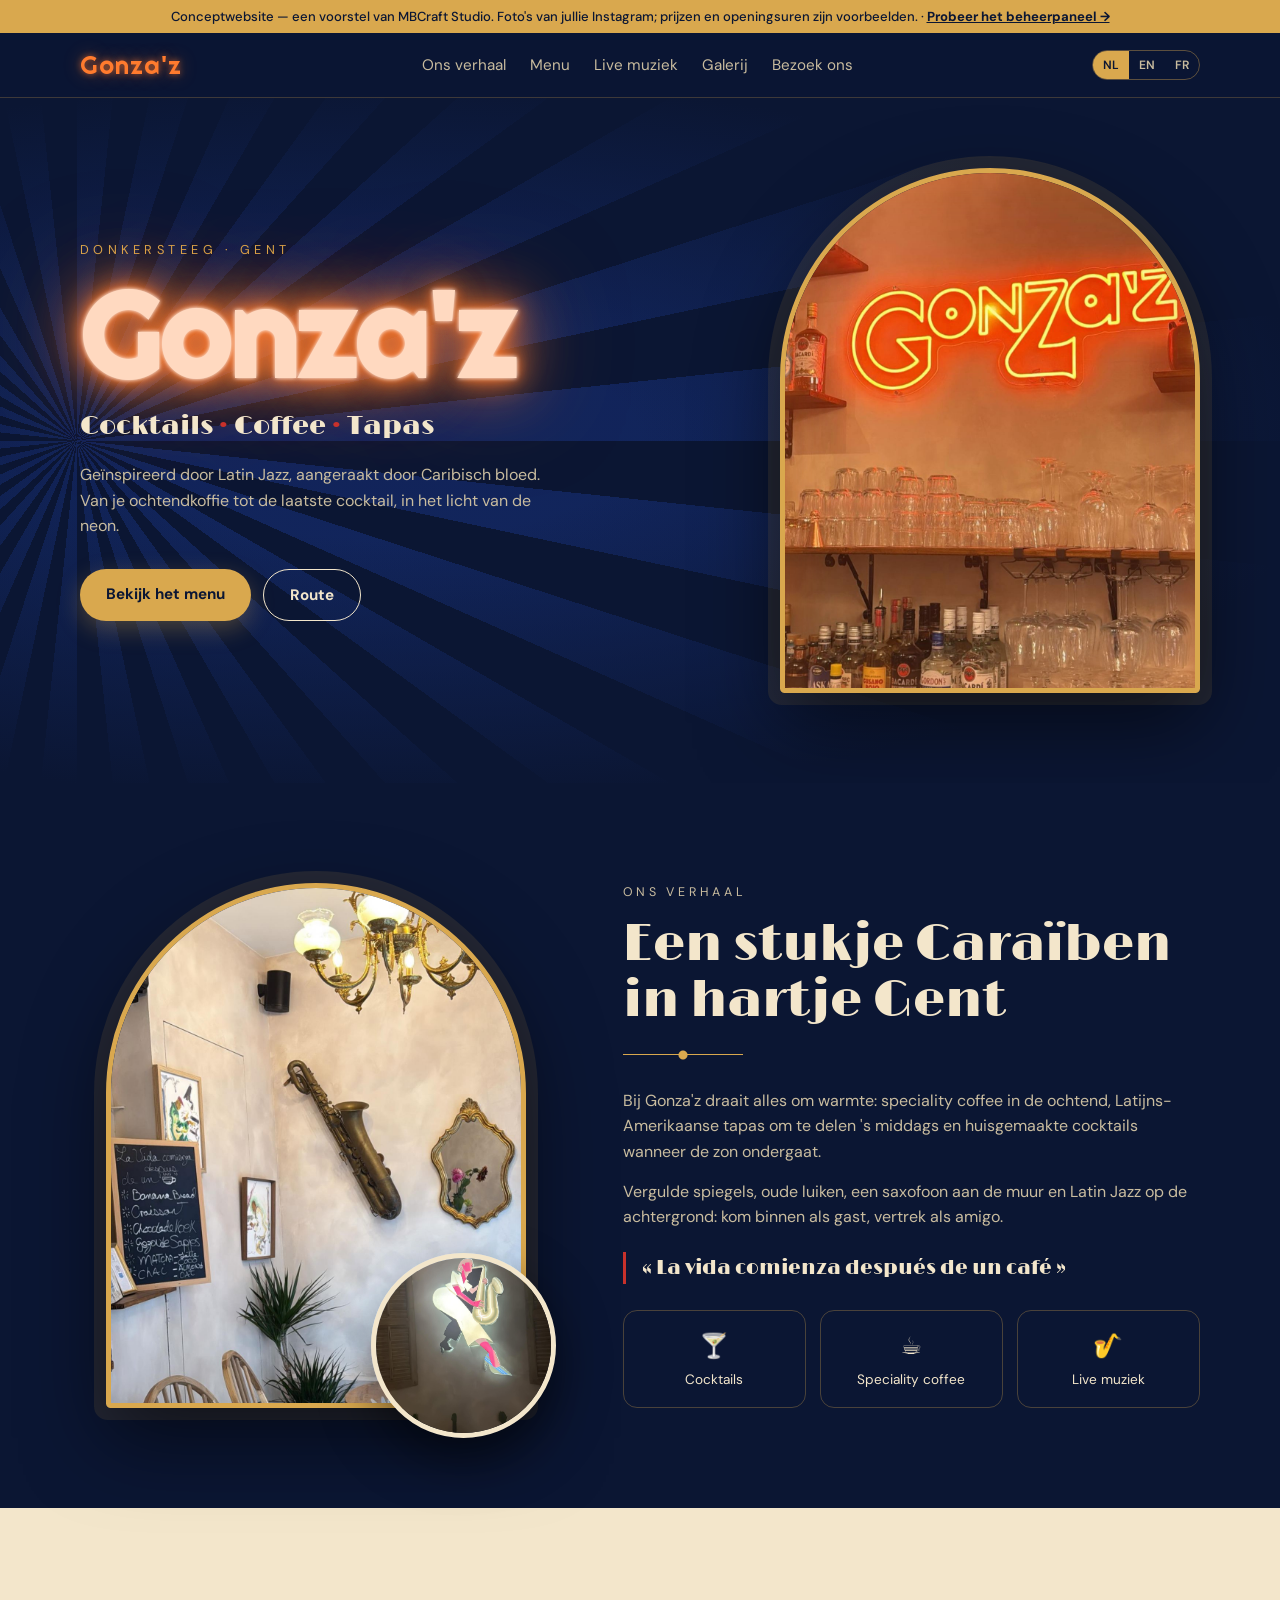
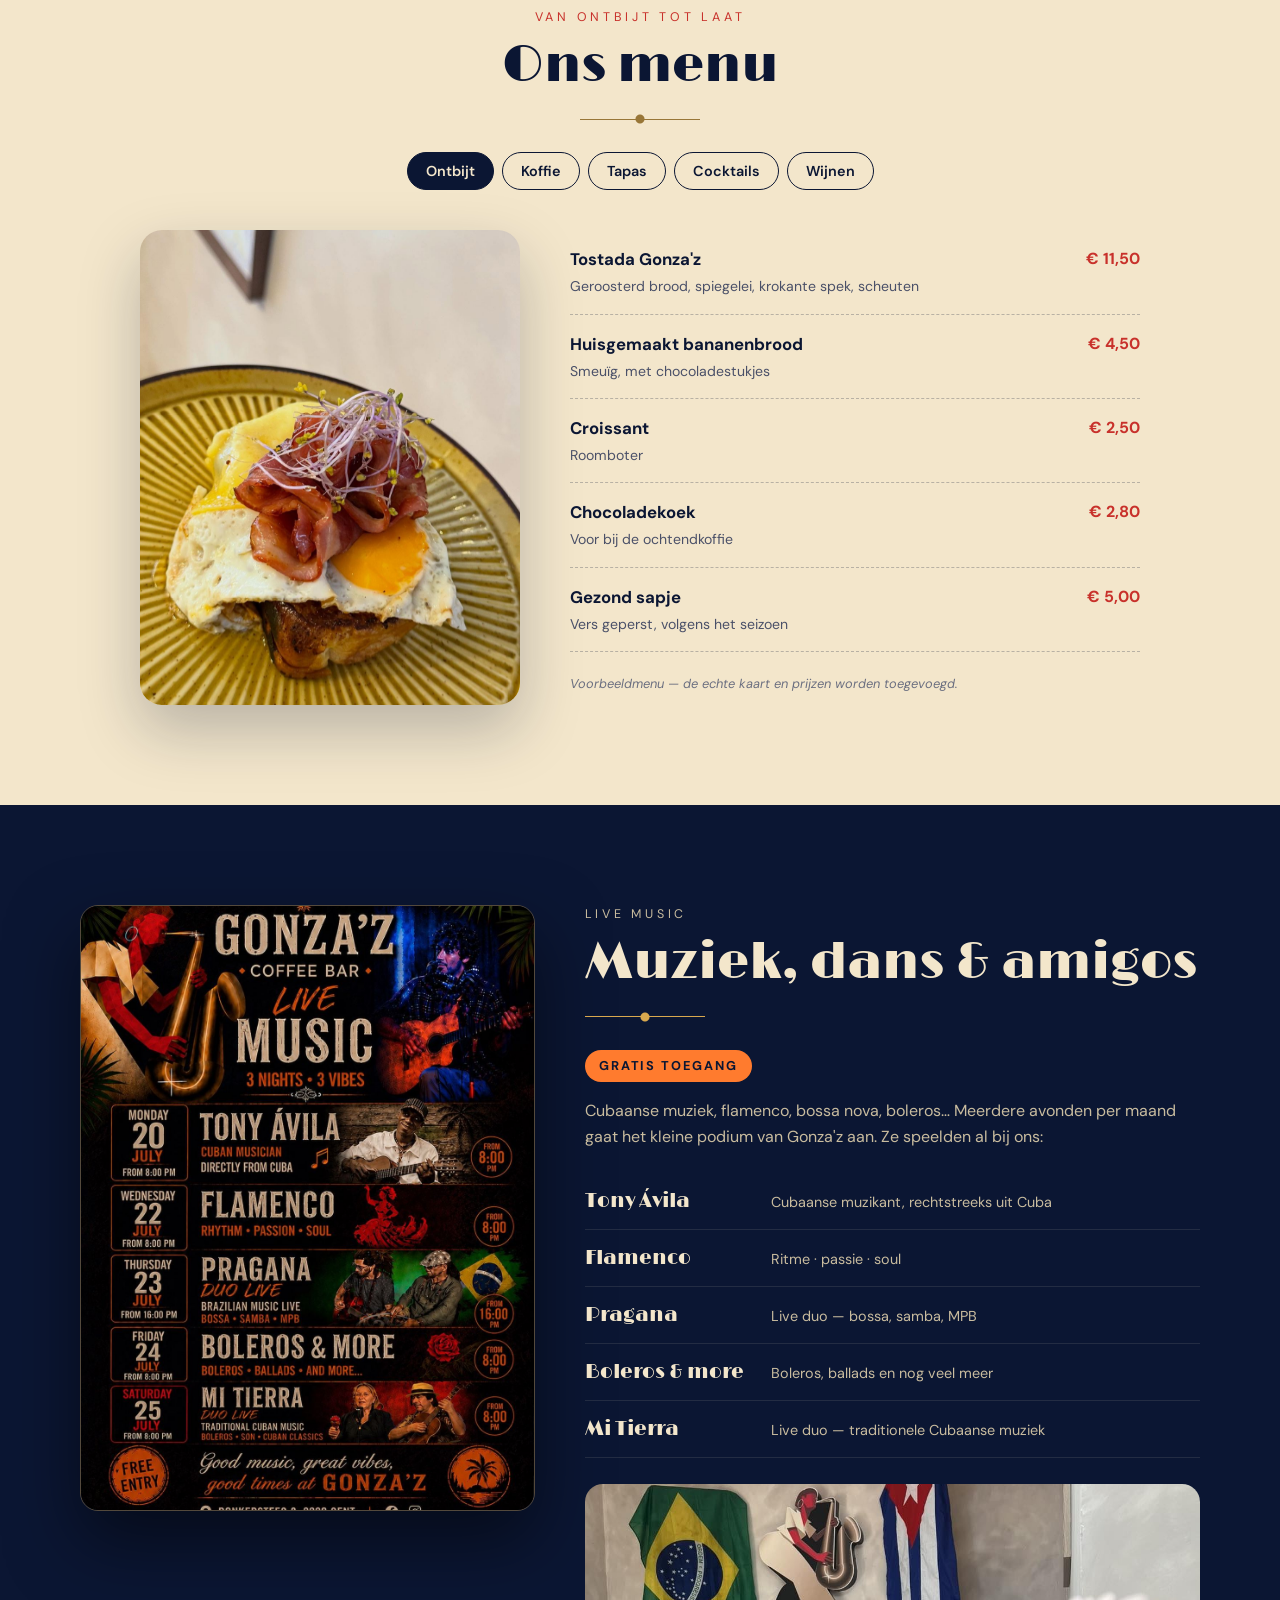
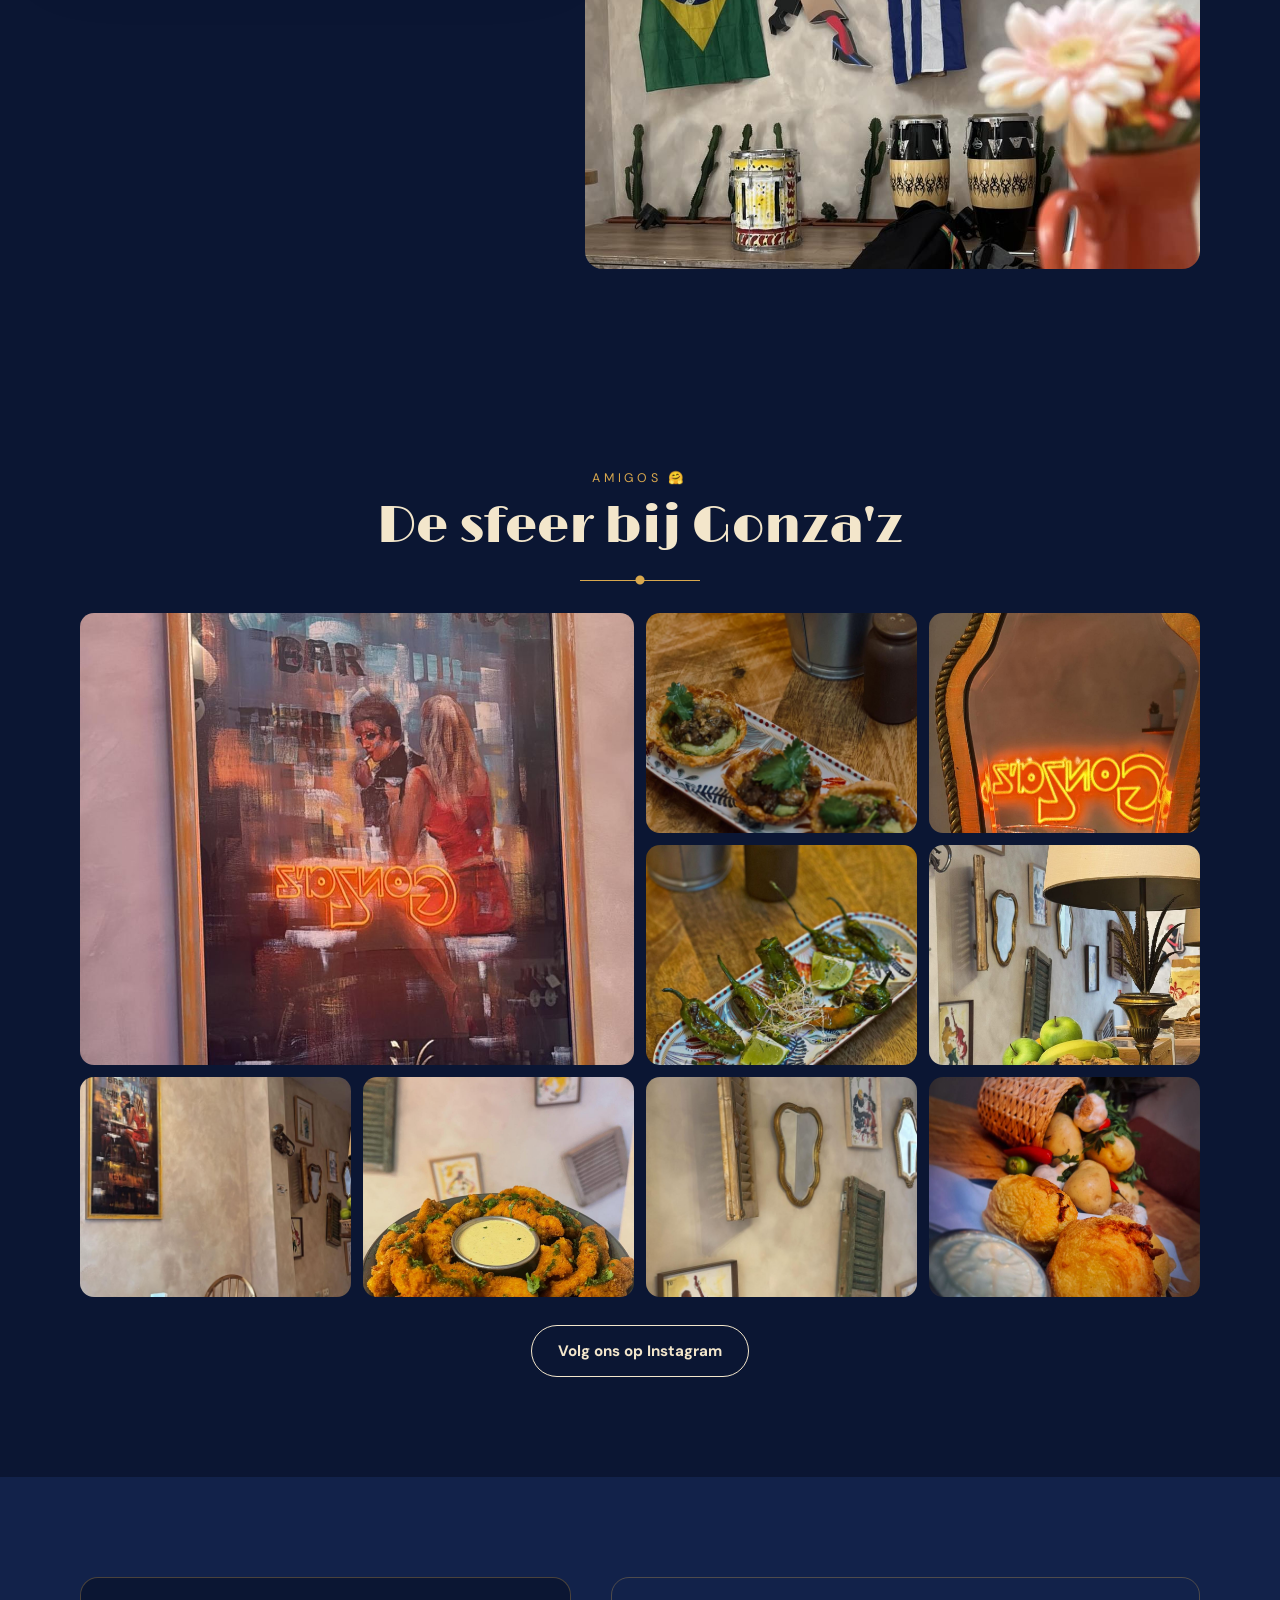
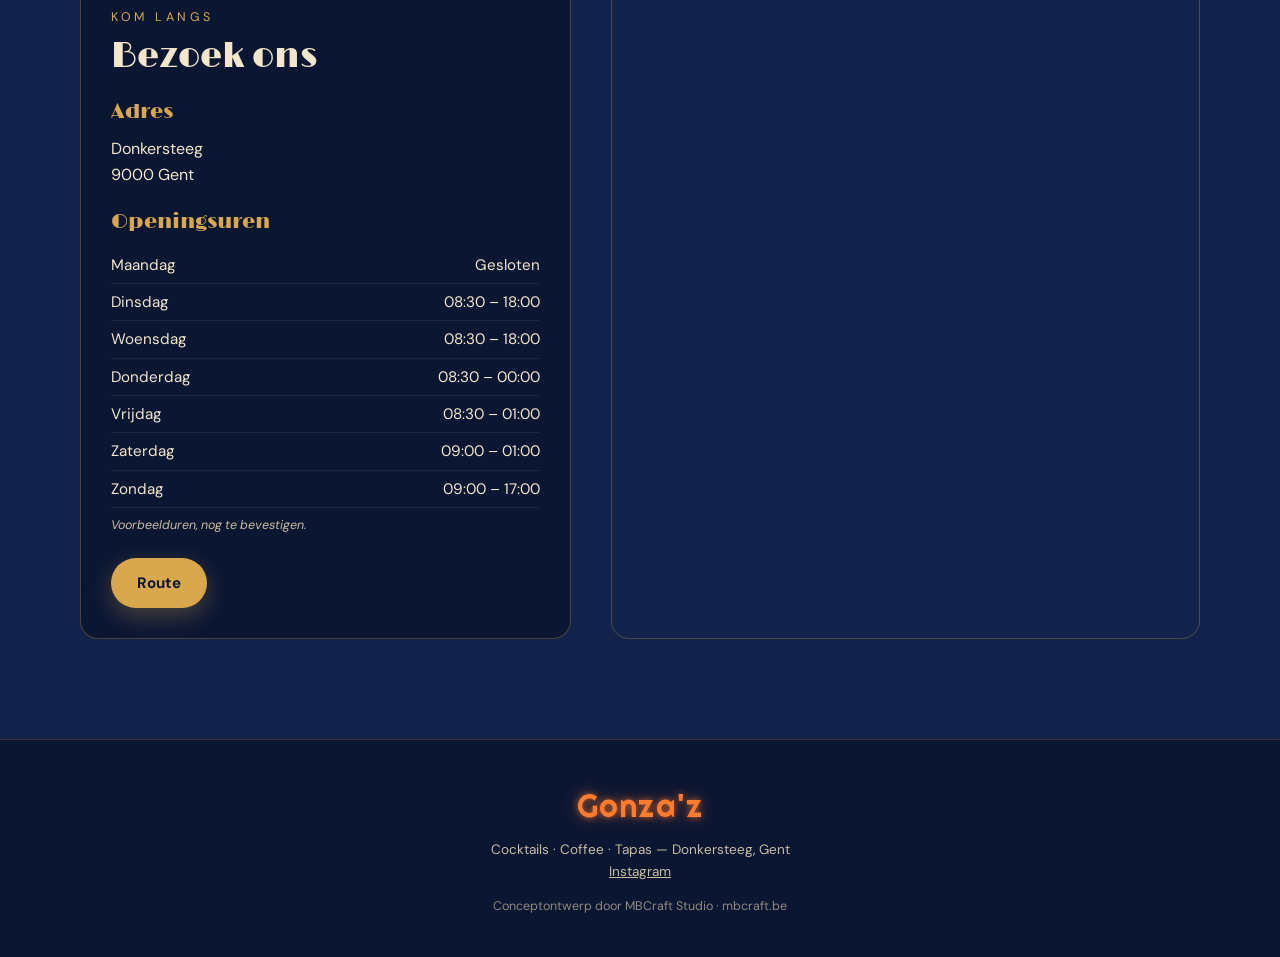
<file: demos/gonzaz/index.html>
<!doctype html>
<html lang="nl">
<head>
<meta charset="utf-8">
<meta name="viewport" content="width=device-width, initial-scale=1">
<title>Gonza'z — Cocktails, Coffee & Tapas · Gent</title>
<meta name="description" content="Gonza'z — cocktails, speciality coffee & tapas, geïnspireerd door Latin Jazz. Donkersteeg, Gent.">
<meta name="robots" content="noindex">
<link rel="preconnect" href="https://fonts.googleapis.com">
<link rel="preconnect" href="https://fonts.gstatic.com" crossorigin>
<link href="https://fonts.googleapis.com/css2?family=Limelight&family=Righteous&family=DM+Sans:wght@400;500;700&display=swap" rel="stylesheet">
<style>
:root{
  --night:#0b1633; --night-2:#12224a; --blue:#2147b8; --red:#c8312b;
  --gold:#d9a84e; --cream:#f3e6cb; --neon:#ff7b2e; --ink:#0b1633;
  --text:#f3e6cb; --muted:#c9bc9f;
}
*{box-sizing:border-box;margin:0;padding:0}
html{scroll-behavior:smooth}
body{background:var(--night);color:var(--text);font-family:"DM Sans",system-ui,sans-serif;line-height:1.6;overflow-x:hidden}
a{color:inherit}
img{display:block;max-width:100%}
.wrap{width:min(1120px,100% - 32px);margin-inline:auto}

.demo{background:var(--gold);color:var(--ink);font-size:.82rem;text-align:center;padding:6px 16px;font-weight:500}
.demo a{font-weight:700}
.annonce{background:var(--red);color:#fff;text-align:center;font-weight:600;padding:10px 16px;font-size:.92rem}

/* Nav */
header{position:sticky;top:0;z-index:50;background:rgba(11,22,51,.9);backdrop-filter:blur(10px);border-bottom:1px solid rgba(217,168,78,.25)}
.nav{display:flex;align-items:center;justify-content:space-between;height:64px;gap:16px}
.logo{font-family:"Righteous",cursive;font-size:1.6rem;color:var(--neon);text-decoration:none;letter-spacing:.04em;text-shadow:0 0 6px rgba(255,123,46,.7),0 0 18px rgba(255,123,46,.45)}
.links{display:flex;gap:24px;list-style:none}
.links a{text-decoration:none;font-size:.95rem;color:var(--muted);transition:color .2s}
.links a:hover{color:var(--gold)}
.right{display:flex;align-items:center;gap:10px}
.lang{display:flex;border:1px solid rgba(217,168,78,.4);border-radius:999px;overflow:hidden}
.lang button{background:none;border:0;color:var(--muted);font:600 .75rem "DM Sans";padding:6px 10px;cursor:pointer}
.lang button.on{background:var(--gold);color:var(--ink)}
.burger{display:none;background:none;border:0;color:var(--cream);font-size:1.6rem;cursor:pointer;width:40px;height:40px}

/* Hero */
.hero{position:relative;overflow:hidden;padding:70px 0 90px}
.sunburst{position:absolute;inset:-60%;background:repeating-conic-gradient(from 0deg at 30% 50%,rgba(33,71,184,.3) 0deg 6deg,transparent 6deg 12deg);animation:spin 140s linear infinite}
.hero::after{content:"";position:absolute;inset:0;background:radial-gradient(ellipse at 30% 50%,transparent 0 20%,var(--night) 75%);pointer-events:none}
@keyframes spin{to{transform:rotate(360deg)}}
.hero-grid{position:relative;z-index:2;display:grid;grid-template-columns:1.1fr .9fr;gap:50px;align-items:center}
.kicker{font-size:.8rem;letter-spacing:.35em;text-transform:uppercase;color:var(--gold)}
.neon{font-family:"Righteous",cursive;font-size:clamp(3.6rem,11vw,7.5rem);line-height:1;color:#ffd9c0;margin:14px 0 10px;
  text-shadow:0 0 4px #fff,0 0 12px var(--neon),0 0 28px var(--neon),0 0 60px var(--neon),0 0 110px rgba(255,123,46,.6);animation:flicker 6s infinite}
@keyframes flicker{0%,18%,22%,60%,64%,100%{opacity:1}20%,62%{opacity:.55}}
.tag{font-family:"Limelight",serif;font-size:clamp(1.2rem,3vw,1.7rem);color:var(--cream)}
.tag span{color:var(--red)}
.sub{max-width:480px;margin:14px 0 30px;color:var(--muted)}
.btns{display:flex;gap:12px;flex-wrap:wrap}
.btn{display:inline-block;padding:13px 26px;border-radius:999px;text-decoration:none;font-weight:700;font-size:.95rem;transition:transform .2s,box-shadow .2s}
.btn:hover{transform:translateY(-2px)}
.btn.gold{background:var(--gold);color:var(--ink);box-shadow:0 8px 24px rgba(217,168,78,.3)}
.btn.line{border:1.5px solid var(--cream);color:var(--cream)}
.arch{position:relative;border-radius:999px 999px 22px 22px;overflow:hidden;border:5px solid var(--gold);box-shadow:0 30px 80px rgba(0,0,0,.55),0 0 0 12px rgba(217,168,78,.12)}
.arch img{width:100%;height:100%;object-fit:cover}
.hero .arch{aspect-ratio:4/5;max-width:420px;margin-left:auto}
.hero .arch::after{content:"";position:absolute;inset:0;box-shadow:inset 0 0 60px rgba(255,123,46,.35)}

/* Sections */
section{padding:100px 0}
.eyebrow{font-size:.78rem;letter-spacing:.3em;text-transform:uppercase;color:var(--gold);margin-bottom:10px}
h2{font-family:"Limelight",serif;font-weight:400;font-size:clamp(2rem,5vw,3.2rem);line-height:1.1;margin-bottom:18px}
.deco{width:120px;height:14px;margin:0 0 26px;background:
  linear-gradient(var(--gold),var(--gold)) center/100% 1px no-repeat,
  radial-gradient(circle,var(--gold) 0 4px,transparent 5px) center/14px 14px no-repeat}
.center{text-align:center}.center .deco{margin-inline:auto}

/* About */
.about{display:grid;grid-template-columns:.9fr 1.1fr;gap:70px;align-items:center}
.about p{color:var(--muted);margin-bottom:14px}
.about-pics{position:relative;max-width:420px;width:100%;margin-inline:auto}
.about-pics .arch{aspect-ratio:4/5}
.inset{position:absolute;right:-30px;bottom:-30px;width:44%;aspect-ratio:1;border-radius:50%;overflow:hidden;border:5px solid var(--cream);box-shadow:0 20px 50px rgba(0,0,0,.5)}
.inset img{width:100%;height:100%;object-fit:cover}
.quote{font-family:"Limelight",serif;font-size:1.25rem;color:var(--cream)!important;border-left:3px solid var(--red);padding-left:16px;margin:22px 0}
.pillars{display:grid;grid-template-columns:repeat(3,1fr);gap:14px;margin-top:26px}
.pillar{border:1px solid rgba(217,168,78,.3);border-radius:14px;padding:16px;text-align:center;font-size:.85rem}
.pillar b{display:block;font-size:1.5rem;margin-bottom:4px}

/* Menu */
#menu{background:var(--cream);color:var(--ink)}
#menu .eyebrow{color:var(--red)}
#menu .deco{filter:brightness(.7)}
.tabs{display:flex;gap:8px;justify-content:center;flex-wrap:wrap;margin-bottom:40px}
.tab{background:none;border:1.5px solid var(--ink);color:var(--ink);border-radius:999px;padding:9px 18px;font:600 .9rem "DM Sans";cursor:pointer;transition:.2s}
.tab.on,.tab:hover{background:var(--ink);color:var(--cream)}
.menu-grid{display:grid;grid-template-columns:.8fr 1.2fr;gap:50px;align-items:start;max-width:1000px;margin-inline:auto}
.menu-pic{aspect-ratio:4/5;border-radius:22px;overflow:hidden;box-shadow:0 25px 60px rgba(11,22,51,.25);position:sticky;top:90px}
.menu-pic img{width:100%;height:100%;object-fit:cover;animation:fade .5s both}
@keyframes fade{from{opacity:0;transform:scale(1.04)}}
.item{display:grid;grid-template-columns:1fr auto;gap:2px 12px;padding:16px 0;border-bottom:1px dashed rgba(11,22,51,.25);animation:in .4s both}
.item h3{font-family:"DM Sans";font-size:1.05rem}
.item .p{font-weight:700;color:var(--red)}
.item p{grid-column:1/-1;font-size:.88rem;color:#4a5068}
@keyframes in{from{opacity:0;transform:translateY(8px)}}
.note{font-size:.8rem;color:#6b6f80;margin-top:22px;font-style:italic}

/* Events */
.ev-grid{display:grid;grid-template-columns:.85fr 1.15fr;gap:50px;align-items:start}
.poster{border-radius:18px;overflow:hidden;border:1px solid rgba(217,168,78,.35);box-shadow:0 30px 70px rgba(0,0,0,.5);cursor:zoom-in;transition:transform .3s}
.poster:hover{transform:rotate(-1deg) scale(1.01)}
.ev-text p{color:var(--muted)}
.free{display:inline-block;background:var(--neon);color:var(--ink);font-weight:700;font-size:.8rem;letter-spacing:.15em;text-transform:uppercase;padding:6px 14px;border-radius:999px;margin-bottom:16px}
.lineup{list-style:none;margin:24px 0}
.lineup li{display:flex;gap:16px;align-items:baseline;padding:12px 0;border-bottom:1px solid rgba(243,230,203,.1)}
.lineup b{font-family:"Limelight";font-weight:400;font-size:1.25rem;color:var(--cream);min-width:170px}
.lineup span{font-size:.9rem;color:var(--muted)}
.stage{border-radius:18px;overflow:hidden;margin-top:26px;aspect-ratio:16/10}
.stage img{width:100%;height:100%;object-fit:cover;object-position:center 35%}

/* Gallery */
.gal{display:grid;grid-template-columns:repeat(4,1fr);grid-auto-rows:220px;gap:12px}
.g{border-radius:14px;overflow:hidden;cursor:zoom-in;position:relative;background:var(--night-2)}
.g img{width:100%;height:100%;object-fit:cover;transition:transform .6s}
.g:hover img{transform:scale(1.07)}
.g.big{grid-column:span 2;grid-row:span 2}

/* Visit */
#visit{background:var(--night-2)}
.visit{display:grid;grid-template-columns:1fr 1.2fr;gap:40px;align-items:stretch}
.card{background:var(--night);border:1px solid rgba(217,168,78,.3);border-radius:18px;padding:30px}
.card h3{font-family:"Limelight";font-weight:400;font-size:1.3rem;color:var(--gold);margin:18px 0 8px}
.hours{list-style:none}
.hours li{display:flex;justify-content:space-between;border-bottom:1px solid rgba(243,230,203,.08);padding:6px 0;font-size:.95rem}
.small{font-size:.78rem;color:var(--muted);font-style:italic;margin-top:8px}
.map{border-radius:18px;overflow:hidden;min-height:380px;border:1px solid rgba(217,168,78,.3)}
.map iframe{width:100%;height:100%;min-height:380px;border:0;filter:grayscale(.3) contrast(1.05)}

footer{padding:40px 0;text-align:center;font-size:.85rem;color:var(--muted);border-top:1px solid rgba(217,168,78,.2)}
footer .logo{font-size:2rem;display:inline-block;margin-bottom:8px}
footer .made{margin-top:14px;font-size:.78rem;opacity:.7}

/* Lightbox */
.lb{position:fixed;inset:0;z-index:100;background:rgba(5,10,25,.92);display:none;place-items:center;padding:20px;cursor:zoom-out}
.lb.open{display:grid}
.lb img{max-height:90vh;max-width:100%;border-radius:12px;box-shadow:0 30px 80px rgba(0,0,0,.6)}

.reveal{opacity:0;transform:translateY(30px);transition:opacity .8s,transform .8s}
.reveal.vis{opacity:1;transform:none}

@media (max-width:900px){
  .links{position:fixed;inset:96px 0 auto 0;flex-direction:column;background:var(--night);padding:24px 16px;gap:18px;border-bottom:1px solid rgba(217,168,78,.3);transform:translateY(-140%);visibility:hidden;transition:transform .3s,visibility .3s;z-index:-1}
  .links.open{transform:none;visibility:visible}
  .burger{display:block}
  .hero{padding:40px 0 60px}
  .hero-grid,.about,.visit,.ev-grid,.menu-grid{grid-template-columns:1fr}
  .hero .arch{margin:10px auto 0;max-width:320px}
  .about-pics{max-width:320px}
  .inset{right:-10px;bottom:-20px}
  .menu-pic{position:static;aspect-ratio:16/10}
  .lineup b{min-width:130px;font-size:1.1rem}
  .gal{grid-template-columns:1fr 1fr;grid-auto-rows:150px}
  section{padding:70px 0}
}
@media (max-width:380px){.lang button{padding:6px 8px}.logo{font-size:1.4rem}}
@media (prefers-reduced-motion:reduce){*{animation:none!important;transition:none!important}.reveal{opacity:1;transform:none}}
</style>
</head>
<body>

<div class="demo"><span data-t="demo"></span> · <a href="admin.html" data-t="admin_link"></a></div>
<div class="annonce" id="annonce" hidden></div>

<header>
  <nav class="wrap nav">
    <a class="logo" href="#top">Gonza'z</a>
    <ul class="links" id="links">
      <li><a href="#about" data-t="nav_about"></a></li>
      <li><a href="#menu" data-t="nav_menu"></a></li>
      <li><a href="#events" data-t="nav_events"></a></li>
      <li><a href="#amigos" data-t="nav_gal"></a></li>
      <li><a href="#visit" data-t="nav_visit"></a></li>
    </ul>
    <div class="right">
      <div class="lang" id="lang" role="group" aria-label="Taal / Language / Langue">
        <button data-l="nl">NL</button><button data-l="en">EN</button><button data-l="fr">FR</button>
      </div>
      <button class="burger" id="burger" aria-label="Menu">☰</button>
    </div>
  </nav>
</header>

<main id="top">
  <section class="hero">
    <div class="sunburst"></div>
    <div class="wrap hero-grid">
      <div>
        <p class="kicker" data-t="kicker"></p>
        <h1 class="neon">Gonza'z</h1>
        <p class="tag">Cocktails <span>·</span> Coffee <span>·</span> Tapas</p>
        <p class="sub" id="slogan"></p>
        <div class="btns">
          <a class="btn gold" href="#menu" data-t="cta_menu"></a>
          <a class="btn line" href="https://maps.app.goo.gl/R9ELbGFu2HUcXCtk8" target="_blank" rel="noopener" data-t="cta_route"></a>
        </div>
      </div>
      <div class="arch"><img src="img/neon-bar.jpg" alt="Gonza'z neon"></div>
    </div>
  </section>

  <section id="about">
    <div class="wrap about">
      <div class="about-pics reveal">
        <div class="arch"><img src="img/coin-saxo.jpg" alt="" loading="lazy"></div>
        <div class="inset"><img src="img/saxo-neon.jpg" alt="" loading="lazy"></div>
      </div>
      <div class="reveal">
        <p class="eyebrow" data-t="about_eye"></p>
        <h2 data-t="about_t"></h2>
        <div class="deco"></div>
        <p id="histoire1"></p>
        <p id="histoire2"></p>
        <p class="quote" id="citation"></p>
        <div class="pillars">
          <div class="pillar"><b>🍸</b><span data-t="p1"></span></div>
          <div class="pillar"><b>☕</b><span data-t="p2"></span></div>
          <div class="pillar"><b>🎷</b><span data-t="p3"></span></div>
        </div>
      </div>
    </div>
  </section>

  <section id="menu">
    <div class="wrap">
      <div class="center reveal">
        <p class="eyebrow" data-t="menu_eye"></p>
        <h2 data-t="menu_t"></h2>
        <div class="deco"></div>
      </div>
      <div class="tabs" id="tabs"></div>
      <div class="menu-grid">
        <div class="menu-pic" id="menu-pic"></div>
        <div>
          <div id="items"></div>
          <p class="note" data-t="menu_note"></p>
        </div>
      </div>
    </div>
  </section>

  <section id="events">
    <div class="wrap ev-grid">
      <img class="poster reveal zoom" id="affiche" alt="Live music Gonza'z" loading="lazy">
      <div class="ev-text reveal">
        <p class="eyebrow">Live music</p>
        <h2 data-t="ev_t"></h2>
        <div class="deco"></div>
        <span class="free" data-t="free"></span>
        <p data-t="ev_intro"></p>
        <ul class="lineup" id="lineup"></ul>
        <div class="stage"><img src="img/scene.jpg" alt="" loading="lazy"></div>
      </div>
    </div>
  </section>

  <section id="amigos">
    <div class="wrap">
      <div class="center reveal">
        <p class="eyebrow">Amigos 🤗</p>
        <h2 data-t="gal_t"></h2>
        <div class="deco"></div>
      </div>
      <div class="gal reveal" id="galerie"></div>
      <p class="center" style="margin-top:28px"><a class="btn line insta" href="https://www.instagram.com/gonzaz_bar/" target="_blank" rel="noopener" data-t="follow"></a></p>
    </div>
  </section>

  <section id="visit">
    <div class="wrap visit">
      <div class="card reveal">
        <p class="eyebrow" data-t="visit_eye"></p>
        <h2 style="font-size:2.2rem" data-t="visit_t"></h2>
        <h3 data-t="addr"></h3>
        <p id="adresse" style="white-space:pre-line"></p>
        <h3 data-t="hours"></h3>
        <ul class="hours" id="hours"></ul>
        <p class="small" data-t="hours_note"></p>
        <p style="margin-top:22px"><a class="btn gold" href="https://maps.app.goo.gl/R9ELbGFu2HUcXCtk8" target="_blank" rel="noopener" data-t="cta_route"></a></p>
      </div>
      <div class="map reveal">
        <iframe title="Map" loading="lazy" src="https://www.google.com/maps?q=Donkersteeg,+9000+Gent&z=17&output=embed"></iframe>
      </div>
    </div>
  </section>
</main>

<footer>
  <div class="wrap">
    <a class="logo" href="#top">Gonza'z</a>
    <p>Cocktails · Coffee · Tapas — Donkersteeg, Gent</p>
    <p><a class="insta" href="https://www.instagram.com/gonzaz_bar/" target="_blank" rel="noopener">Instagram</a></p>
    <p class="made" data-t="made"></p>
  </div>
</footer>

<div class="lb" id="lb"><img alt=""></div>

<script src="data.js"></script>
<script>
// Textes fixes de l'interface, dans les 3 langues
const UI = {
  nl: {
    demo: "Conceptwebsite — een voorstel van MBCraft Studio. Foto's van jullie Instagram; prijzen en openingsuren zijn voorbeelden.",
    admin_link: 'Probeer het beheerpaneel →',
    nav_about: 'Ons verhaal', nav_menu: 'Menu', nav_events: 'Live muziek', nav_gal: 'Galerij', nav_visit: 'Bezoek ons',
    kicker: 'Donkersteeg · Gent', cta_menu: 'Bekijk het menu', cta_route: 'Route',
    about_eye: 'Ons verhaal', about_t: 'Een stukje Caraïben in hartje Gent',
    p1: 'Cocktails', p2: 'Speciality coffee', p3: 'Live muziek',
    menu_eye: 'Van ontbijt tot laat', menu_t: 'Ons menu', menu_note: 'Voorbeeldmenu — de echte kaart en prijzen worden toegevoegd.',
    ev_t: 'Muziek, dans & amigos', free: 'Gratis toegang',
    ev_intro: 'Cubaanse muziek, flamenco, bossa nova, boleros… Meerdere avonden per maand gaat het kleine podium van Gonza\'z aan. Ze speelden al bij ons:',
    gal_t: 'De sfeer bij Gonza\'z', follow: 'Volg ons op Instagram',
    visit_eye: 'Kom langs', visit_t: 'Bezoek ons', addr: 'Adres', hours: 'Openingsuren', hours_note: 'Voorbeelduren, nog te bevestigen.',
    closed: 'Gesloten', made: 'Conceptontwerp door MBCraft Studio · mbcraft.be'
  },
  en: {
    demo: 'Concept website — a proposal by MBCraft Studio. Photos from your Instagram; prices and opening hours are examples.',
    admin_link: 'Try the admin panel →',
    nav_about: 'Our story', nav_menu: 'Menu', nav_events: 'Live music', nav_gal: 'Gallery', nav_visit: 'Visit us',
    kicker: 'Donkersteeg · Ghent', cta_menu: 'See the menu', cta_route: 'Directions',
    about_eye: 'Our story', about_t: 'A taste of the Caribbean in the heart of Ghent',
    p1: 'Cocktails', p2: 'Speciality coffee', p3: 'Live music',
    menu_eye: 'From breakfast till late', menu_t: 'Our menu', menu_note: 'Sample menu — the real menu and prices will be added.',
    ev_t: 'Music, dance & amigos', free: 'Free entry',
    ev_intro: 'Cuban music, flamenco, bossa nova, boleros… Several nights a month, the little Gonza\'z stage lights up. Artists who already played here:',
    gal_t: 'The Gonza\'z vibe', follow: 'Follow us on Instagram',
    visit_eye: 'Come by', visit_t: 'Visit us', addr: 'Address', hours: 'Opening hours', hours_note: 'Sample hours, to be confirmed.',
    closed: 'Closed', made: 'Concept design by MBCraft Studio · mbcraft.be'
  },
  fr: {
    demo: 'Site concept — une proposition de MBCraft Studio. Photos issues de votre Instagram ; prix et horaires sont des exemples.',
    admin_link: 'Essayer le panel admin →',
    nav_about: 'Notre histoire', nav_menu: 'La carte', nav_events: 'Live music', nav_gal: 'Galerie', nav_visit: 'Nous trouver',
    kicker: 'Donkersteeg · Gand', cta_menu: 'Voir la carte', cta_route: 'Itinéraire',
    about_eye: 'Notre histoire', about_t: 'Un air des Caraïbes au cœur de Gand',
    p1: 'Cocktails', p2: 'Café de spécialité', p3: 'Live music',
    menu_eye: 'Du petit-déj jusqu\'à tard', menu_t: 'La carte', menu_note: 'Carte d\'exemple — la vraie carte et les prix seront ajoutés.',
    ev_t: 'Musique, danse & amigos', free: 'Entrée gratuite',
    ev_intro: 'Musique cubaine, flamenco, bossa nova, boleros… Plusieurs soirs par mois, la petite scène de Gonza\'z s\'allume. Ils sont déjà passés chez nous :',
    gal_t: 'L\'ambiance Gonza\'z', follow: 'Suivez-nous sur Instagram',
    visit_eye: 'Passez nous voir', visit_t: 'Nous trouver', addr: 'Adresse', hours: 'Horaires', hours_note: 'Horaires d\'exemple, à confirmer.',
    closed: 'Fermé', made: 'Design concept par MBCraft Studio · mbcraft.be'
  }
};

const D = GZ_load(), esc = GZ_esc, $ = id => document.getElementById(id);
let lang = 'nl', cat = 0;
try { const s = localStorage.getItem('gz_lang'); if (UI[s]) lang = s; } catch (e) {}
const tr = v => GZ_tr(v, lang);

function renderMenu(){
  if (!D.carte.length) { $('items').innerHTML = $('menu-pic').innerHTML = $('tabs').innerHTML = ''; return; }
  if (cat >= D.carte.length) cat = 0;
  const m = D.carte[cat];
  $('tabs').innerHTML = D.carte.map((c,i) =>
    `<button class="tab${i===cat?' on':''}" data-c="${i}">${esc(tr(c.nom))}</button>`).join('');
  $('menu-pic').innerHTML = m.photo ? `<img src="${esc(m.photo)}" alt="${esc(tr(m.nom))}">` : '';
  $('items').innerHTML = m.plats.map((x,i) =>
    `<div class="item" style="animation-delay:${i*60}ms"><h3>${esc(tr(x.n))}</h3><span class="p">€ ${esc(x.p)}</span><p>${esc(tr(x.d))}</p></div>`).join('');
}

function render(){
  const t = UI[lang];
  document.documentElement.lang = lang;
  document.querySelectorAll('[data-t]').forEach(el => { el.textContent = t[el.dataset.t]; });
  document.querySelectorAll('#lang button').forEach(b => b.classList.toggle('on', b.dataset.l === lang));

  const ann = tr(D.annonce).trim();
  $('annonce').hidden = !ann; $('annonce').textContent = ann;
  $('slogan').textContent = tr(D.slogan);
  $('histoire1').textContent = tr(D.histoire1);
  $('histoire2').textContent = tr(D.histoire2);
  const c = tr(D.citation); $('citation').textContent = c ? '« ' + c + ' »' : '';
  $('adresse').textContent = D.adresse;
  document.querySelectorAll('.insta').forEach(a => a.href = D.instagram);

  $('hours').innerHTML = D.horaires.map((h,i) =>
    `<li><span>${GZ_DAYS[lang][i]}</span><span>${h.ouvert ? esc(h.de) + ' – ' + esc(h.a) : t.closed}</span></li>`).join('');
  $('lineup').innerHTML = D.events.map(e => `<li><b>${esc(tr(e.n))}</b><span>${esc(tr(e.d))}</span></li>`).join('');
  renderMenu();
}

// Éléments qui ne dépendent pas de la langue
$('affiche').src = D.affiche;
$('galerie').innerHTML = D.galerie.map((src,i) =>
  `<div class="g${i===0?' big':''}"><img src="${esc(src)}" alt="Gonza'z" loading="lazy"></div>`).join('');
D.carte.forEach(m => { if (m.photo) new Image().src = m.photo; });

$('lang').addEventListener('click', e => {
  const l = e.target.dataset.l; if (!l) return;
  lang = l; try { localStorage.setItem('gz_lang', l); } catch (err) {}
  render();
});
$('tabs').addEventListener('click', e => {
  const c = e.target.dataset.c; if (c === undefined) return; cat = +c; renderMenu();
});

const links = $('links');
$('burger').addEventListener('click', () => links.classList.toggle('open'));
links.addEventListener('click', e => { if (e.target.tagName === 'A') links.classList.remove('open'); });

// Lightbox
const lb = $('lb'), lbImg = lb.querySelector('img');
document.querySelectorAll('.g img, .zoom').forEach(img => img.addEventListener('click', () => {
  lbImg.src = img.src; lb.classList.add('open');
}));
lb.addEventListener('click', () => lb.classList.remove('open'));
document.addEventListener('keydown', e => { if (e.key === 'Escape') lb.classList.remove('open'); });

const io = new IntersectionObserver(es => es.forEach(en => { if (en.isIntersecting) { en.target.classList.add('vis'); io.unobserve(en.target); } }), {threshold:.12});
document.querySelectorAll('.reveal').forEach(el => io.observe(el));

render();
</script>
</body>
</html>
</file>
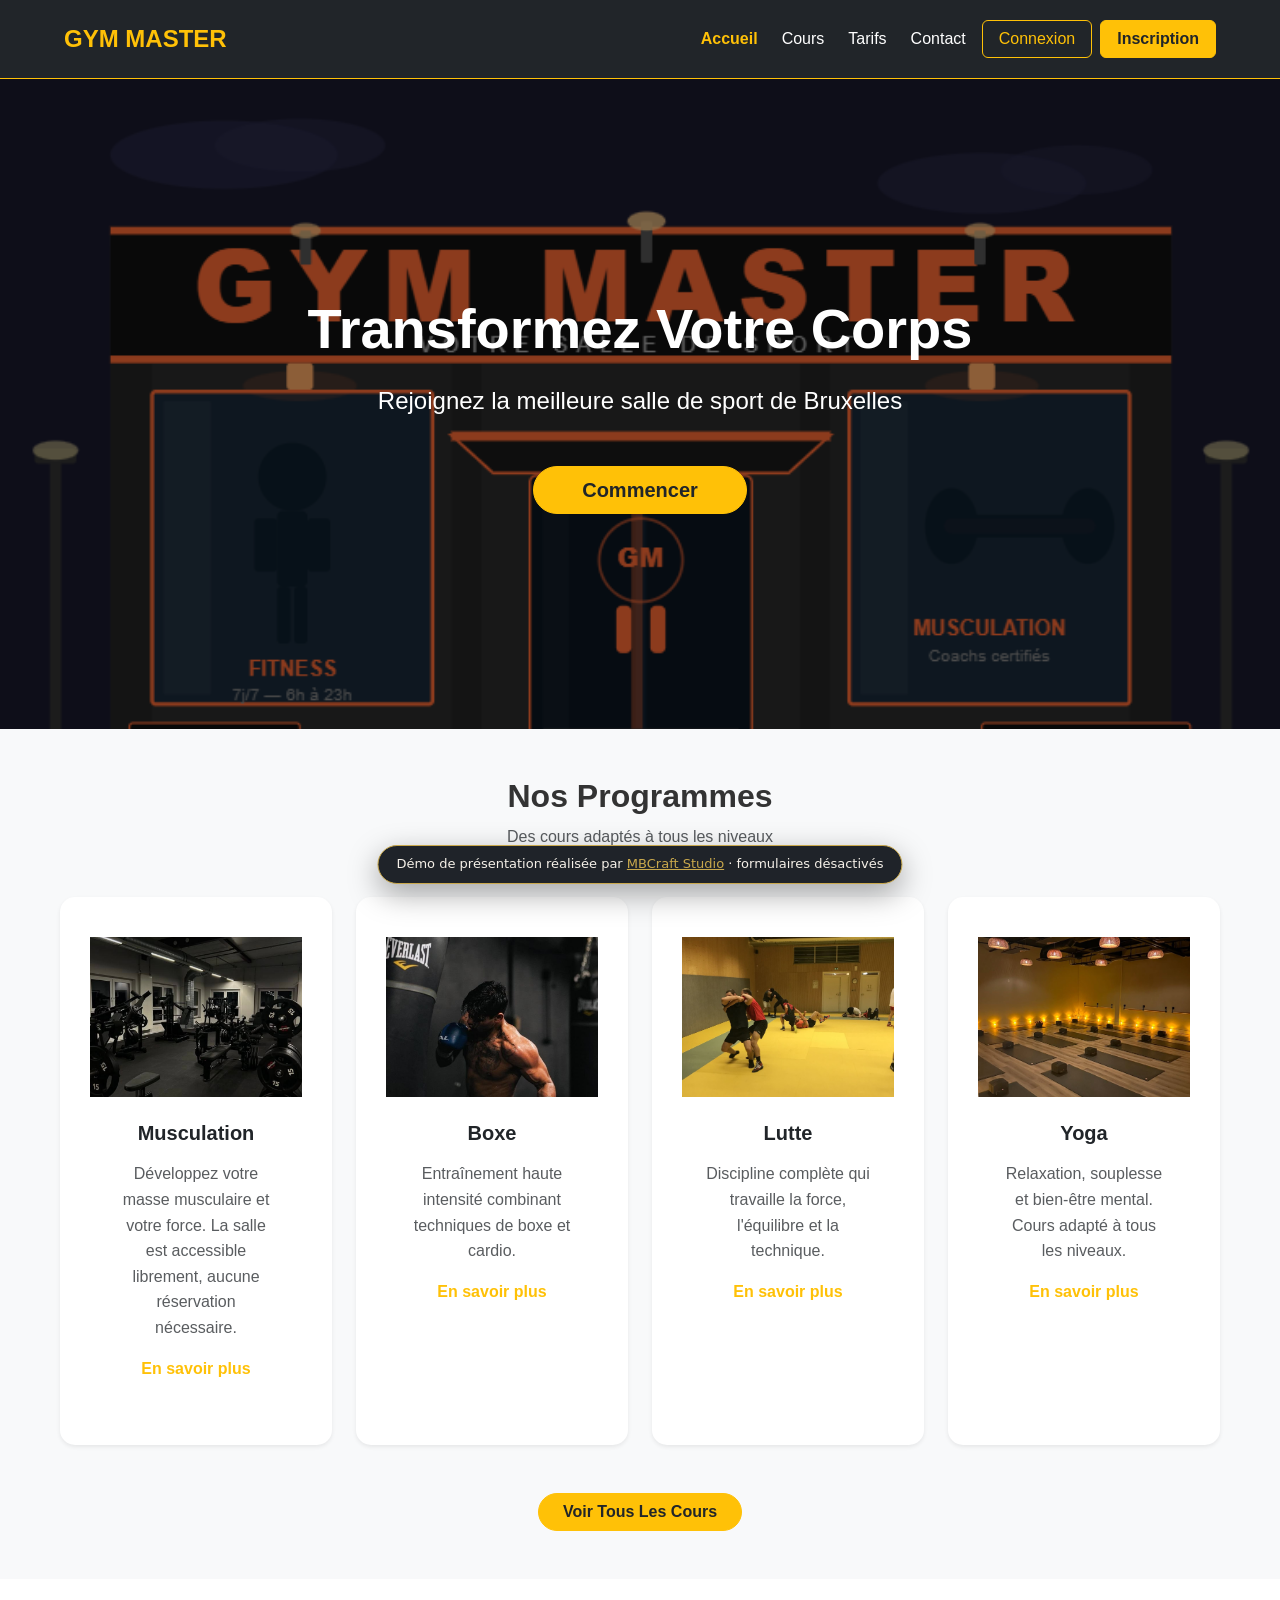
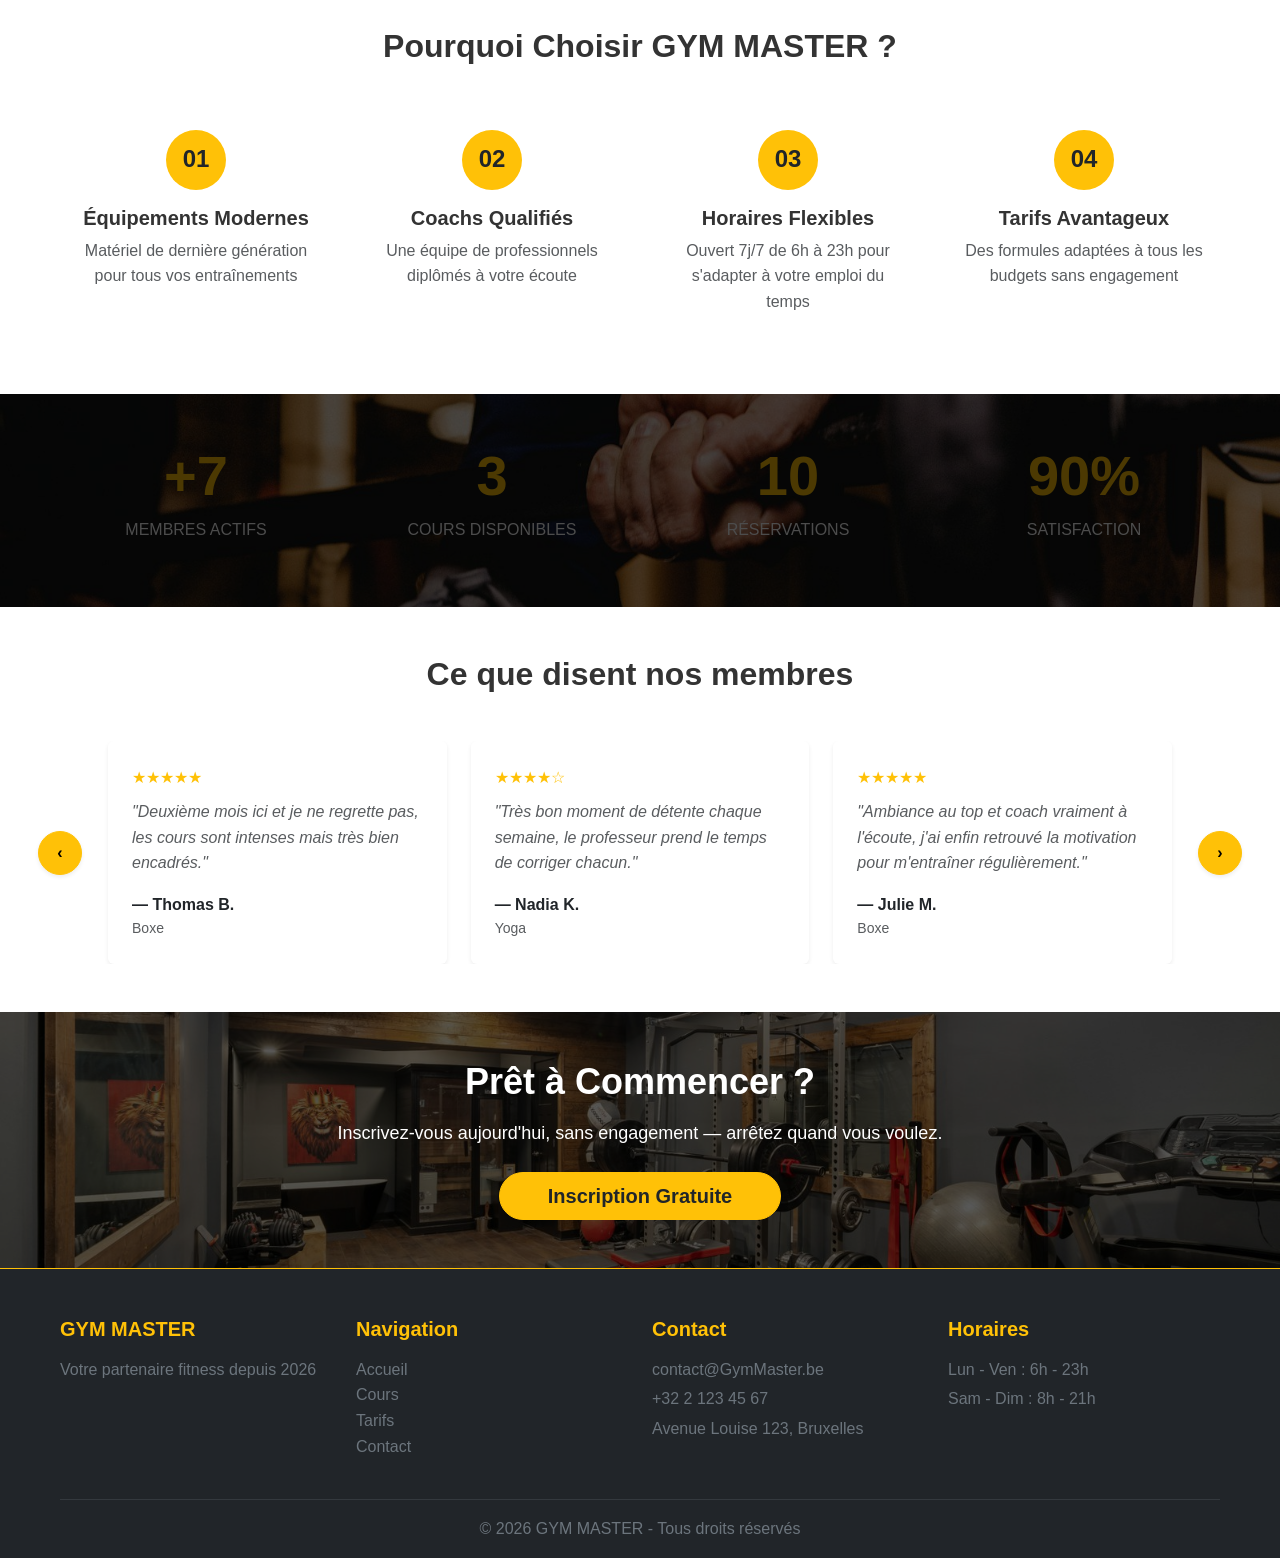
<file: demos/gymmaster/index.html>
<!DOCTYPE html>
<html lang="fr">
<head>
<meta name="robots" content="noindex, nofollow">
    <meta charset="UTF-8">
    <meta name="viewport" content="width=device-width, initial-scale=1.0">
    <title>GYM MASTER - Votre Salle de Sport</title>
    <link href="https://cdn.jsdelivr.net/npm/bootstrap@5.3.0/dist/css/bootstrap.min.css" rel="stylesheet">
    <link rel="stylesheet" href="assets/style.css">
<link rel="stylesheet" href="assets/demo-mobile.css">
</head>
<body>
<nav class="navbar navbar-expand-lg navbar-dark bg-dark sticky-top border-bottom border-warning">
    <div class="container-fluid px-4">
        <a class="navbar-brand fw-bold text-warning fs-4" href="index.html">GYM MASTER</a>
        <button class="navbar-toggler" type="button" data-bs-toggle="collapse" data-bs-target="#navbarNav">
            <span class="navbar-toggler-icon"></span>
        </button>
        <div class="collapse navbar-collapse justify-content-end" id="navbarNav">
            <ul class="navbar-nav gap-2 align-items-center">
                <li class="nav-item">
                    <a class="nav-link active text-warning fw-bold" href="index.html">Accueil</a>
                </li>
                <li class="nav-item">
                    <a class="nav-link text-white" href="cours.html">Cours</a>
                </li>
                <li class="nav-item">
                    <a class="nav-link text-white" href="tarifs.html">Tarifs</a>
                </li>
                <li class="nav-item">
                    <a class="nav-link text-white" href="contact.html">Contact</a>
                </li>
                                    <li class="nav-item"><a class="btn btn-outline-warning px-3" href="login.html">Connexion</a></li>
                    <li class="nav-item"><a class="btn btn-warning text-dark fw-bold px-3" href="registrer.html">Inscription</a></li>
                            </ul>
        </div>
    </div>
</nav>

<section class="hero">
    <div class="hero-overlay"></div>
    <div class="hero-content text-center text-white">
        <h1 class="hero-title fw-bold">Transformez Votre Corps</h1>
        <p class="hero-subtitle">Rejoignez la meilleure salle de sport de Bruxelles</p>
        <a href="registrer.html"
           class="btn btn-warning btn-lg text-dark fw-bold px-5 rounded-pill mt-3">
            Commencer        </a>
    </div>
</section>

<section class="py-5 bg-light">
    <div class="container">
        <h2 class="text-center fw-bold mb-2">Nos Programmes</h2>
        <p class="text-center text-muted mb-5">Des cours adaptés à tous les niveaux</p>
        <div class="row g-4">
                        <div class="col-md-6 col-lg-3">
                <div class="card h-100 text-center shadow-sm border-0 programme-card">
                                            <img src="img/galerie/musculation-1.jpg" alt="Musculation"
                             class="w-100" style="height:160px; object-fit:cover;">
                                        <div class="card-body p-4">
                        <h5 class="card-title fw-bold mb-3">Musculation</h5>
                        <p class="card-text text-muted">Développez votre masse musculaire et votre force. La salle est accessible librement, aucune réservation nécessaire.</p>
                        <a href="cours.html" class="text-warning fw-bold text-decoration-none">En savoir plus</a>
                    </div>
                </div>
            </div>
                        <div class="col-md-6 col-lg-3">
                <div class="card h-100 text-center shadow-sm border-0 programme-card">
                                            <img src="img/galerie/boxe-1.jpg" alt="Boxe"
                             class="w-100" style="height:160px; object-fit:cover;">
                                        <div class="card-body p-4">
                        <h5 class="card-title fw-bold mb-3">Boxe</h5>
                        <p class="card-text text-muted">Entraînement haute intensité combinant techniques de boxe et cardio.</p>
                        <a href="cours.html" class="text-warning fw-bold text-decoration-none">En savoir plus</a>
                    </div>
                </div>
            </div>
                        <div class="col-md-6 col-lg-3">
                <div class="card h-100 text-center shadow-sm border-0 programme-card">
                                            <img src="img/galerie/lutte-1.jpg" alt="Lutte"
                             class="w-100" style="height:160px; object-fit:cover;">
                                        <div class="card-body p-4">
                        <h5 class="card-title fw-bold mb-3">Lutte</h5>
                        <p class="card-text text-muted">Discipline complète qui travaille la force, l&#039;équilibre et la technique.</p>
                        <a href="cours.html" class="text-warning fw-bold text-decoration-none">En savoir plus</a>
                    </div>
                </div>
            </div>
                        <div class="col-md-6 col-lg-3">
                <div class="card h-100 text-center shadow-sm border-0 programme-card">
                                            <img src="img/galerie/yoga-1.jpg" alt="Yoga"
                             class="w-100" style="height:160px; object-fit:cover;">
                                        <div class="card-body p-4">
                        <h5 class="card-title fw-bold mb-3">Yoga</h5>
                        <p class="card-text text-muted">Relaxation, souplesse et bien-être mental. Cours adapté à tous les niveaux.</p>
                        <a href="cours.html" class="text-warning fw-bold text-decoration-none">En savoir plus</a>
                    </div>
                </div>
            </div>
                    </div>
        <div class="text-center mt-5">
            <a href="cours.html" class="btn btn-warning text-dark fw-bold px-4 rounded-pill">Voir Tous Les Cours</a>
        </div>
    </div>
</section>

<section class="py-5 bg-white">
    <div class="container">
        <h2 class="text-center fw-bold mb-5">Pourquoi Choisir GYM MASTER ?</h2>
        <div class="row g-4 text-center">
            <div class="col-md-6 col-lg-3">
                <div class="p-3">
                    <div class="bg-warning rounded-circle d-inline-flex align-items-center justify-content-center mb-3 fw-bold fs-4 text-dark" style="width:60px;height:60px;">01</div>
                    <h5 class="fw-bold">Équipements Modernes</h5>
                    <p class="text-muted">Matériel de dernière génération pour tous vos entraînements</p>
                </div>
            </div>
            <div class="col-md-6 col-lg-3">
                <div class="p-3">
                    <div class="bg-warning rounded-circle d-inline-flex align-items-center justify-content-center mb-3 fw-bold fs-4 text-dark" style="width:60px;height:60px;">02</div>
                    <h5 class="fw-bold">Coachs Qualifiés</h5>
                    <p class="text-muted">Une équipe de professionnels diplômés à votre écoute</p>
                </div>
            </div>
            <div class="col-md-6 col-lg-3">
                <div class="p-3">
                    <div class="bg-warning rounded-circle d-inline-flex align-items-center justify-content-center mb-3 fw-bold fs-4 text-dark" style="width:60px;height:60px;">03</div>
                    <h5 class="fw-bold">Horaires Flexibles</h5>
                    <p class="text-muted">Ouvert 7j/7 de 6h à 23h pour s'adapter à votre emploi du temps</p>
                </div>
            </div>
            <div class="col-md-6 col-lg-3">
                <div class="p-3">
                    <div class="bg-warning rounded-circle d-inline-flex align-items-center justify-content-center mb-3 fw-bold fs-4 text-dark" style="width:60px;height:60px;">04</div>
                    <h5 class="fw-bold">Tarifs Avantageux</h5>
                    <p class="text-muted">Des formules adaptées à tous les budgets sans engagement</p>
                </div>
            </div>
        </div>
    </div>
</section>

<section class="stats py-5">
    <div class="container">
        <div class="row text-center text-white g-4">
            <div class="col-6 col-md-3"><h2 class="display-4 fw-bold text-warning">+7</h2><p class="text-uppercase">Membres Actifs</p></div>
            <div class="col-6 col-md-3"><h2 class="display-4 fw-bold text-warning">3</h2><p class="text-uppercase">Cours Disponibles</p></div>
            <div class="col-6 col-md-3"><h2 class="display-4 fw-bold text-warning">10</h2><p class="text-uppercase">Réservations</p></div>
            <div class="col-6 col-md-3"><h2 class="display-4 fw-bold text-warning">90%</h2><p class="text-uppercase">Satisfaction</p></div>
        </div>
    </div>
</section>

<section class="py-5 bg-white">
    <div class="container">
        <h2 class="text-center fw-bold mb-5">Ce que disent nos membres</h2>
        <div id="avisCarousel" class="carousel slide position-relative" data-bs-ride="carousel" data-bs-interval="5000">
            <div class="carousel-inner">
                                <div class="carousel-item active">
                    <div class="row g-4 justify-content-center px-5">
                                                <div class="col-md-4">
                            <div class="card h-100 border-0 shadow-sm">
                                <div class="card-body p-4">
                                    <div class="text-warning mb-2">★★★★★</div>
                                    <p class="text-muted fst-italic">"Deuxième mois ici et je ne regrette pas, les cours sont intenses mais très bien encadrés."</p>
                                    <p class="fw-bold mb-0">— Thomas B.</p>
                                                                            <p class="text-muted small mb-0">Boxe</p>
                                                                    </div>
                            </div>
                        </div>
                                                <div class="col-md-4">
                            <div class="card h-100 border-0 shadow-sm">
                                <div class="card-body p-4">
                                    <div class="text-warning mb-2">★★★★☆</div>
                                    <p class="text-muted fst-italic">"Très bon moment de détente chaque semaine, le professeur prend le temps de corriger chacun."</p>
                                    <p class="fw-bold mb-0">— Nadia K.</p>
                                                                            <p class="text-muted small mb-0">Yoga</p>
                                                                    </div>
                            </div>
                        </div>
                                                <div class="col-md-4">
                            <div class="card h-100 border-0 shadow-sm">
                                <div class="card-body p-4">
                                    <div class="text-warning mb-2">★★★★★</div>
                                    <p class="text-muted fst-italic">"Ambiance au top et coach vraiment à l&#039;écoute, j&#039;ai enfin retrouvé la motivation pour m&#039;entraîner régulièrement."</p>
                                    <p class="fw-bold mb-0">— Julie M.</p>
                                                                            <p class="text-muted small mb-0">Boxe</p>
                                                                    </div>
                            </div>
                        </div>
                                            </div>
                </div>
                                <div class="carousel-item ">
                    <div class="row g-4 justify-content-center px-5">
                                                <div class="col-md-4">
                            <div class="card h-100 border-0 shadow-sm">
                                <div class="card-body p-4">
                                    <div class="text-warning mb-2">★★★★★</div>
                                    <p class="text-muted fst-italic">"Salle bien équipée, jamais bondée. Le rapport qualité/prix est excellent."</p>
                                    <p class="fw-bold mb-0">— Karim T.</p>
                                                                            <p class="text-muted small mb-0">Musculation</p>
                                                                    </div>
                            </div>
                        </div>
                                                <div class="col-md-4">
                            <div class="card h-100 border-0 shadow-sm">
                                <div class="card-body p-4">
                                    <div class="text-warning mb-2">★★★★☆</div>
                                    <p class="text-muted fst-italic">"Super pour décompresser après le travail, les cours sont adaptés à tous les niveaux."</p>
                                    <p class="fw-bold mb-0">— Sophie D.</p>
                                                                            <p class="text-muted small mb-0">Yoga</p>
                                                                    </div>
                            </div>
                        </div>
                                                <div class="col-md-4">
                            <div class="card h-100 border-0 shadow-sm">
                                <div class="card-body p-4">
                                    <div class="text-warning mb-2">★★★★★</div>
                                    <p class="text-muted fst-italic">"Coach passionné et exigeant, on progresse vite. Bonne ambiance entre les membres du club."</p>
                                    <p class="fw-bold mb-0">— Antoine R.</p>
                                                                            <p class="text-muted small mb-0">Lutte</p>
                                                                    </div>
                            </div>
                        </div>
                                            </div>
                </div>
                            </div>
                            <button class="btn btn-warning rounded-circle shadow-sm position-absolute top-50 start-0 translate-middle-y d-flex align-items-center justify-content-center fw-bold"
                        type="button" data-bs-target="#avisCarousel" data-bs-slide="prev"
                        style="width:44px; height:44px; margin-left:-22px; z-index:5;">‹</button>
                <button class="btn btn-warning rounded-circle shadow-sm position-absolute top-50 end-0 translate-middle-y d-flex align-items-center justify-content-center fw-bold"
                        type="button" data-bs-target="#avisCarousel" data-bs-slide="next"
                        style="width:44px; height:44px; margin-right:-22px; z-index:5;">›</button>
                    </div>
    </div>
</section>

<section class="cta py-5">
    <div class="container text-center text-white">
        <h2 class="display-5 fw-bold mb-3">Prêt à Commencer ?</h2>
        <p class="lead mb-4">Inscrivez-vous aujourd'hui, sans engagement — arrêtez quand vous voulez.</p>
        <a href="registrer.html" class="btn btn-warning btn-lg text-dark fw-bold px-5 rounded-pill">Inscription Gratuite</a>
    </div>
</section>

<footer class="bg-dark text-white pt-5 pb-3 border-top border-warning">
    <div class="container">
        <div class="row g-4 mb-4">
            <div class="col-md-3">
                <h5 class="text-warning fw-bold mb-3">GYM MASTER</h5>
                <p class="text-secondary">Votre partenaire fitness depuis 2026</p>
            </div>
            <div class="col-md-3">
                <h5 class="text-warning fw-bold mb-3">Navigation</h5>
                <ul class="list-unstyled">
                    <li><a href="index.html" class="text-secondary text-decoration-none">Accueil</a></li>
                    <li><a href="cours.html" class="text-secondary text-decoration-none">Cours</a></li>
                    <li><a href="tarifs.html" class="text-secondary text-decoration-none">Tarifs</a></li>
                    <li><a href="contact.html" class="text-secondary text-decoration-none">Contact</a></li>
                </ul>
            </div>
            <div class="col-md-3">
                <h5 class="text-warning fw-bold mb-3">Contact</h5>
                <p class="text-secondary mb-1">contact@GymMaster.be</p>
                <p class="text-secondary mb-1">+32 2 123 45 67</p>
                <p class="text-secondary mb-1">Avenue Louise 123, Bruxelles</p>
            </div>
            <div class="col-md-3">
                <h5 class="text-warning fw-bold mb-3">Horaires</h5>
                <p class="text-secondary mb-1">Lun - Ven : 6h - 23h</p>
                <p class="text-secondary mb-1">Sam - Dim : 8h - 21h</p>
            </div>
        </div>
        <hr class="border-secondary">
        <p class="text-center text-secondary mb-0">&copy; 2026 GYM MASTER - Tous droits réservés</p>
    </div>
</footer>

<script src="https://cdn.jsdelivr.net/npm/bootstrap@5.3.0/dist/js/bootstrap.bundle.min.js"></script>
<div id="demo-banner" style="position:fixed;left:50%;bottom:16px;transform:translateX(-50%);z-index:99999;background:#1f2329;color:#f5f0e8;border:1px solid #c9a84c;border-radius:30px;padding:10px 18px;font:500 13px/1.3 system-ui,sans-serif;box-shadow:0 10px 30px rgba(0,0,0,.35);max-width:calc(100% - 32px);text-align:center">Démo de présentation réalisée par <a href="https://mbcraft.be/#portfolio" style="color:#c9a84c">MBCraft Studio</a><span class="db-extra"> · formulaires désactivés</span></div>
<script>document.addEventListener('submit',function(e){e.preventDefault();alert('Ceci est une démo : les formulaires sont désactivés.');});</script>
</body>
</html>
</file>
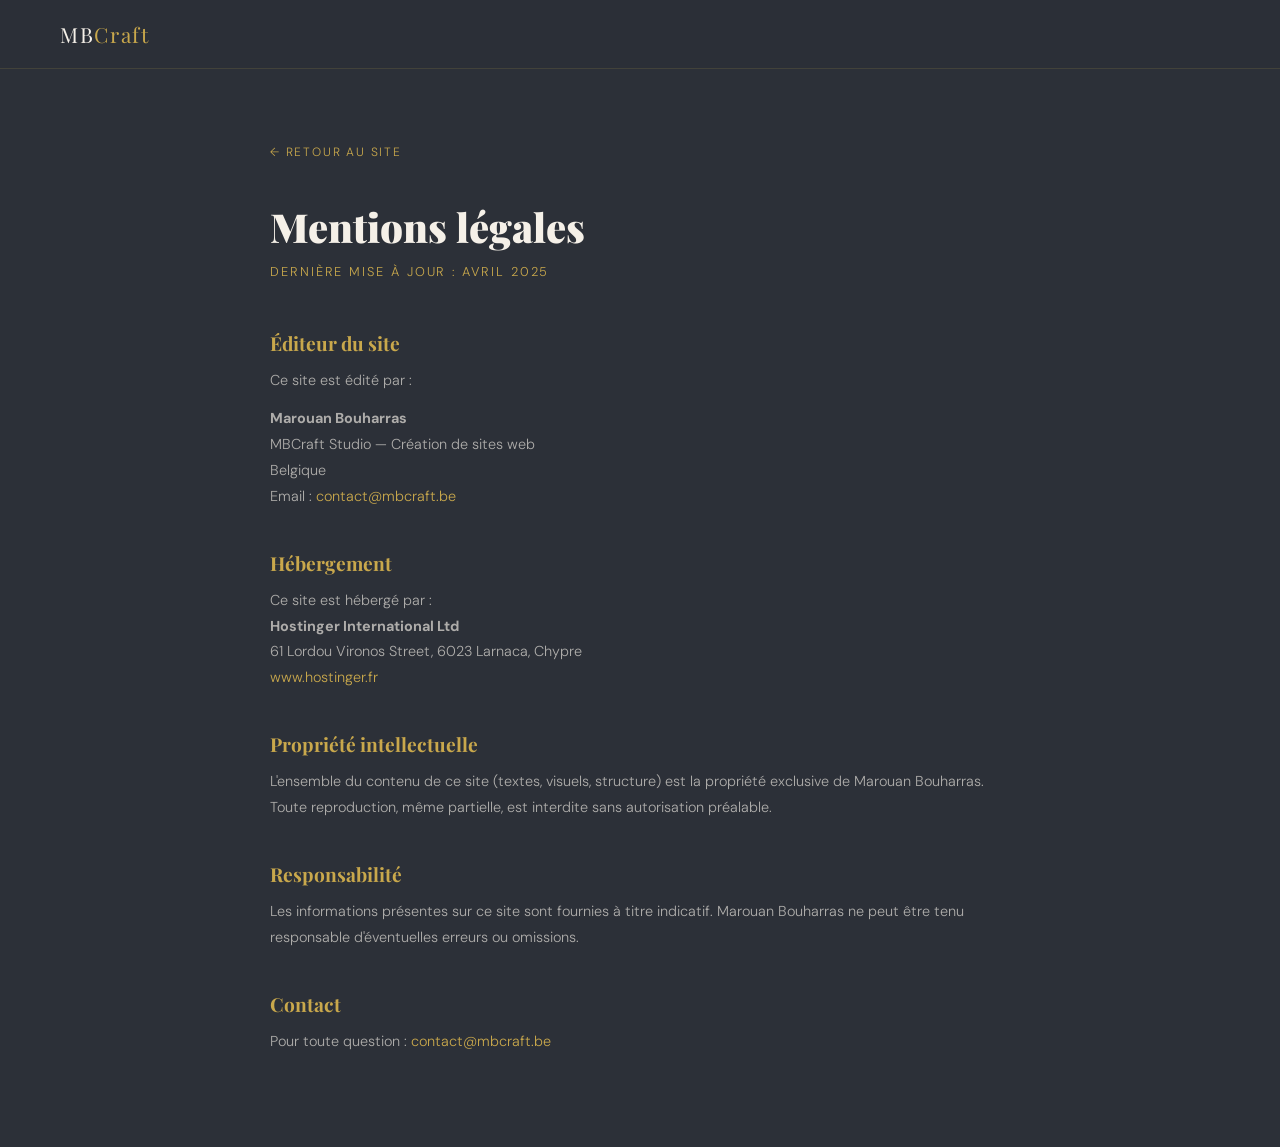
<file: mentions-legales.html>
<!DOCTYPE html>
<html lang="fr">
<head>
<meta charset="UTF-8">
<meta name="viewport" content="width=device-width, initial-scale=1.0">
<title>Mentions légales — MBCraft</title>
<link href="https://fonts.googleapis.com/css2?family=Playfair+Display:ital,wght@0,400;0,700;0,900;1,400&family=DM+Sans:wght@300;400;500&display=swap" rel="stylesheet">
<link rel="stylesheet" href="style.css">
<style>
  .legal-wrap {
    max-width: 800px;
    margin: 0 auto;
    padding: 140px 30px 80px;
  }
  .legal-wrap h1 {
    font-family: 'Playfair Display', serif;
    font-size: 2.5rem;
    font-weight: 900;
    color: var(--creme);
    margin-bottom: 10px;
  }
  .legal-wrap .subtitle {
    color: var(--or);
    font-size: .8rem;
    letter-spacing: .15em;
    text-transform: uppercase;
    margin-bottom: 50px;
    display: block;
  }
  .legal-wrap h2 {
    font-family: 'Playfair Display', serif;
    font-size: 1.2rem;
    font-weight: 700;
    color: var(--or);
    margin: 40px 0 12px;
  }
  .legal-wrap p {
    font-size: .9rem;
    line-height: 1.8;
    color: rgba(245,240,232,.65);
    margin-bottom: 12px;
  }
  .legal-wrap a {
    color: var(--or);
    text-decoration: none;
  }
  .back-link {
    display: inline-block;
    margin-bottom: 40px;
    font-size: .75rem;
    letter-spacing: .15em;
    text-transform: uppercase;
    color: rgba(245,240,232,.4);
    text-decoration: none;
    transition: color .2s;
  }
  .back-link:hover { color: var(--or); }
</style>
</head>
<body>

<div id="cursor"></div>
<div id="cursor-ring"></div>

<nav>
  <a href="index.html" class="logo">MB<span>Craft</span></a>
</nav>

<div class="legal-wrap">

  <a href="index.html" class="back-link">← Retour au site</a>

  <h1>Mentions légales</h1>
  <span class="subtitle">Dernière mise à jour : avril 2025</span>

  <h2>Éditeur du site</h2>
  <p>Ce site est édité par :</p>
  <p>
    <strong>Marouan Bouharras</strong><br>
    MBCraft Studio — Création de sites web<br>
    Belgique<br>
    Email : <a href="mailto:contact@mbcraft.be">contact@mbcraft.be</a>
  </p>

  <h2>Hébergement</h2>
  <p>
    Ce site est hébergé par :<br>
    <strong>Hostinger International Ltd</strong><br>
    61 Lordou Vironos Street, 6023 Larnaca, Chypre<br>
    <a href="https://www.hostinger.fr" target="_blank">www.hostinger.fr</a>
  </p>

  <h2>Propriété intellectuelle</h2>
  <p>L'ensemble du contenu de ce site (textes, visuels, structure) est la propriété exclusive de Marouan Bouharras. Toute reproduction, même partielle, est interdite sans autorisation préalable.</p>

  <h2>Responsabilité</h2>
  <p>Les informations présentes sur ce site sont fournies à titre indicatif. Marouan Bouharras ne peut être tenu responsable d'éventuelles erreurs ou omissions.</p>

  <h2>Contact</h2>
  <p>Pour toute question : <a href="mailto:contact@mbcraft.be">contact@mbcraft.be</a></p>

</div>

<script src="script.js"></script>
<script data-goatcounter="https://mbcraft.goatcounter.com/count" async src="//gc.zgo.at/count.js"></script>
</body>
</html>
</file>
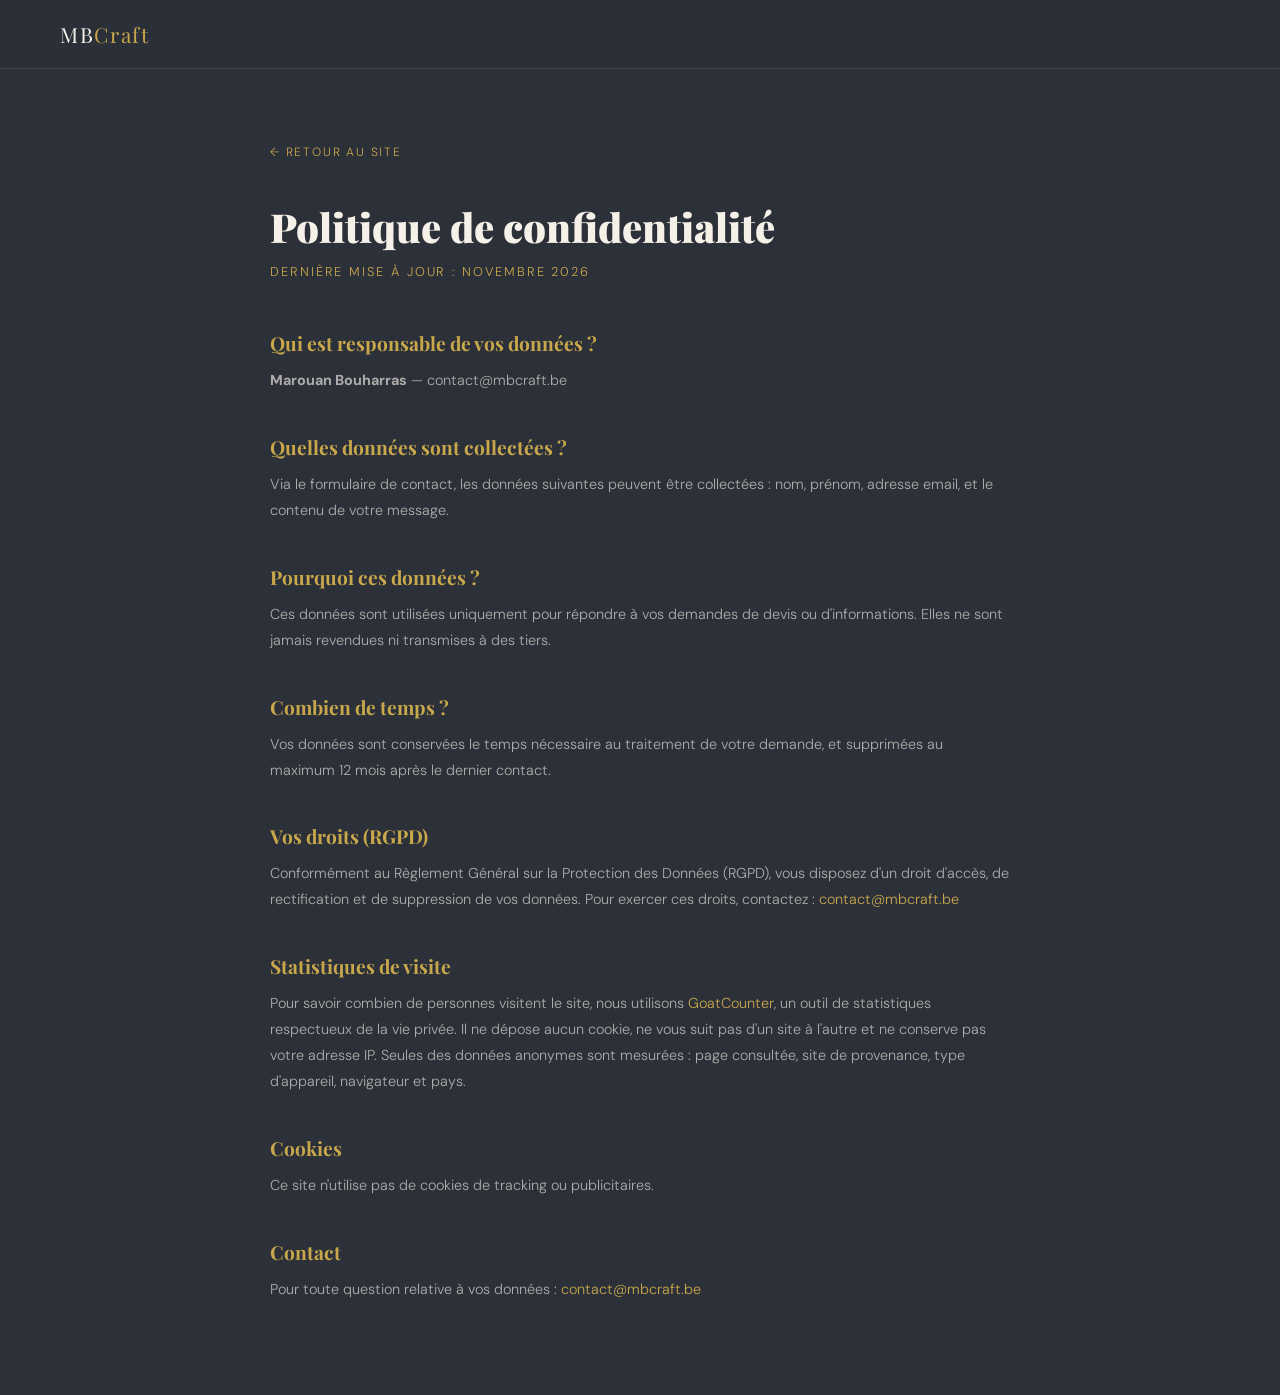
<file: politique-confidentialite.html>
<!DOCTYPE html>
<html lang="fr">
<head>
<meta charset="UTF-8">
<meta name="viewport" content="width=device-width, initial-scale=1.0">
<title>Politique de confidentialité — MBCraft</title>
<link href="https://fonts.googleapis.com/css2?family=Playfair+Display:ital,wght@0,400;0,700;0,900;1,400&family=DM+Sans:wght@300;400;500&display=swap" rel="stylesheet">
<link rel="stylesheet" href="style.css">
<style>
  .legal-wrap {
    max-width: 800px;
    margin: 0 auto;
    padding: 140px 30px 80px;
  }
  .legal-wrap h1 {
    font-family: 'Playfair Display', serif;
    font-size: 2.5rem;
    font-weight: 900;
    color: var(--creme);
    margin-bottom: 10px;
  }
  .legal-wrap .subtitle {
    color: var(--or);
    font-size: .8rem;
    letter-spacing: .15em;
    text-transform: uppercase;
    margin-bottom: 50px;
    display: block;
  }
  .legal-wrap h2 {
    font-family: 'Playfair Display', serif;
    font-size: 1.2rem;
    font-weight: 700;
    color: var(--or);
    margin: 40px 0 12px;
  }
  .legal-wrap p {
    font-size: .9rem;
    line-height: 1.8;
    color: rgba(245,240,232,.65);
    margin-bottom: 12px;
  }
  .legal-wrap a { color: var(--or); text-decoration: none; }
  .back-link {
    display: inline-block;
    margin-bottom: 40px;
    font-size: .75rem;
    letter-spacing: .15em;
    text-transform: uppercase;
    color: rgba(245,240,232,.4);
    text-decoration: none;
    transition: color .2s;
  }
  .back-link:hover { color: var(--or); }
</style>
</head>
<body>

<div id="cursor"></div>
<div id="cursor-ring"></div>

<nav>
  <a href="index.html" class="logo">MB<span>Craft</span></a>
</nav>

<div class="legal-wrap">

  <a href="index.html" class="back-link">← Retour au site</a>

  <h1>Politique de confidentialité</h1>
  <span class="subtitle">Dernière mise à jour : novembre 2026</span>

  <h2>Qui est responsable de vos données ?</h2>
  <p><strong>Marouan Bouharras</strong> — contact@mbcraft.be</p>

  <h2>Quelles données sont collectées ?</h2>
  <p>Via le formulaire de contact, les données suivantes peuvent être collectées : nom, prénom, adresse email, et le contenu de votre message.</p>

  <h2>Pourquoi ces données ?</h2>
  <p>Ces données sont utilisées uniquement pour répondre à vos demandes de devis ou d'informations. Elles ne sont jamais revendues ni transmises à des tiers.</p>

  <h2>Combien de temps ?</h2>
  <p>Vos données sont conservées le temps nécessaire au traitement de votre demande, et supprimées au maximum 12 mois après le dernier contact.</p>

  <h2>Vos droits (RGPD)</h2>
  <p>Conformément au Règlement Général sur la Protection des Données (RGPD), vous disposez d'un droit d'accès, de rectification et de suppression de vos données. Pour exercer ces droits, contactez : <a href="mailto:contact@mbcraft.be">contact@mbcraft.be</a></p>

  <h2>Statistiques de visite</h2>
  <p>Pour savoir combien de personnes visitent le site, nous utilisons <a href="https://www.goatcounter.com/" target="_blank" rel="noopener">GoatCounter</a>, un outil de statistiques respectueux de la vie privée. Il ne dépose aucun cookie, ne vous suit pas d'un site à l'autre et ne conserve pas votre adresse IP. Seules des données anonymes sont mesurées : page consultée, site de provenance, type d'appareil, navigateur et pays.</p>

  <h2>Cookies</h2>
  <p>Ce site n'utilise pas de cookies de tracking ou publicitaires.</p>

  <h2>Contact</h2>
  <p>Pour toute question relative à vos données : <a href="mailto:contact@mbcraft.be">contact@mbcraft.be</a></p>

</div>

<script src="script.js"></script>
<script data-goatcounter="https://mbcraft.goatcounter.com/count" async src="//gc.zgo.at/count.js"></script>
</body>
</html>
</file>
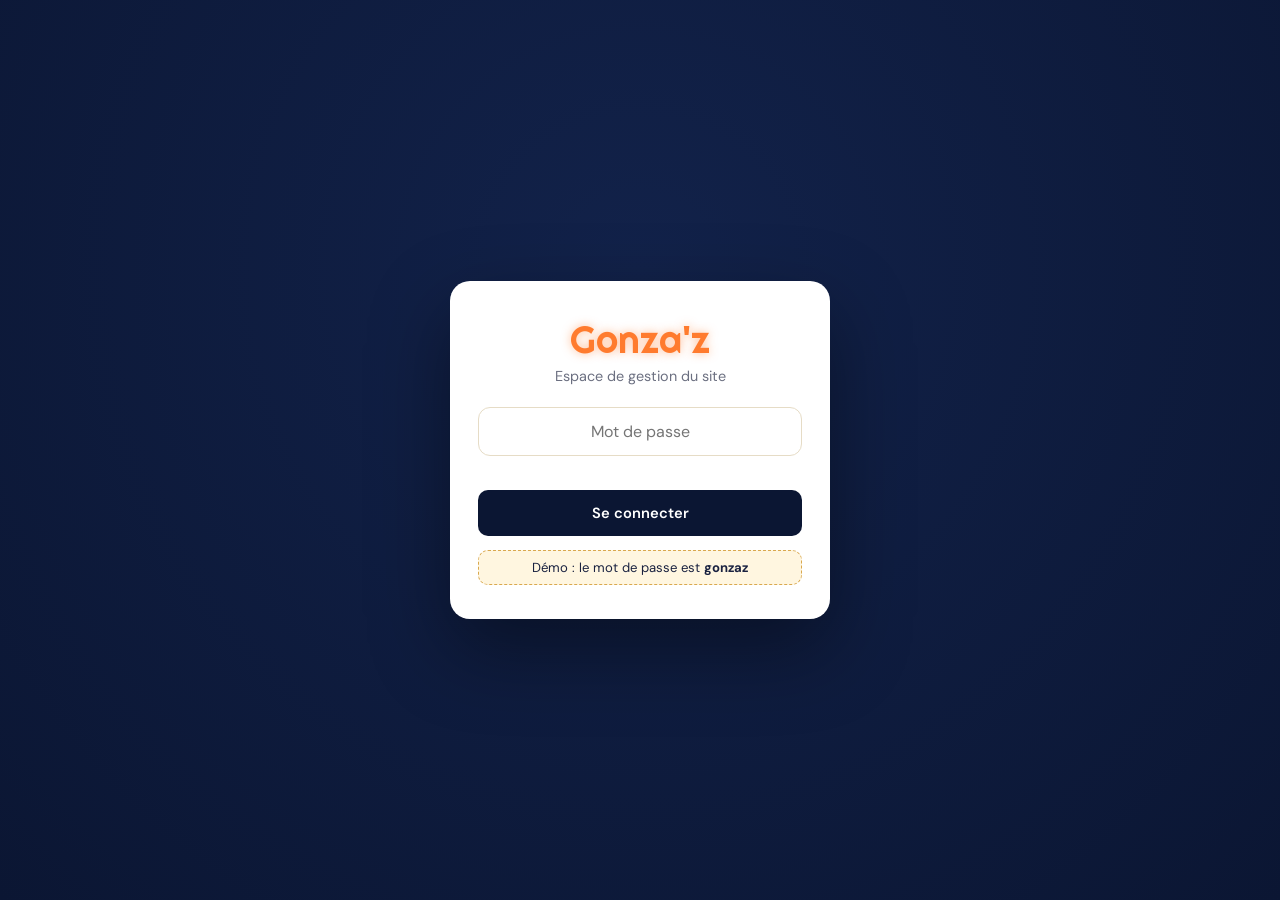
<file: demos/gonzaz/admin.html>
<!doctype html>
<html lang="fr">
<head>
<meta charset="utf-8">
<meta name="viewport" content="width=device-width, initial-scale=1">
<title>Admin — Gonza'z</title>
<meta name="robots" content="noindex">
<link rel="preconnect" href="https://fonts.googleapis.com">
<link rel="preconnect" href="https://fonts.gstatic.com" crossorigin>
<link href="https://fonts.googleapis.com/css2?family=Righteous&family=DM+Sans:wght@400;500;700&display=swap" rel="stylesheet">
<style>
:root{--night:#0b1633;--night-2:#12224a;--gold:#d9a84e;--cream:#f7f1e3;--card:#fff;--line:#e6dcc6;--red:#c8312b;--neon:#ff7b2e;--ink:#1a2240;--muted:#6b6f80;--ok:#1f8a4c}
*{box-sizing:border-box;margin:0;padding:0}
body{font-family:"DM Sans",system-ui,sans-serif;background:var(--cream);color:var(--ink);min-height:100vh}
button,input,textarea{font:inherit;color:inherit}
.logo{font-family:"Righteous",cursive;color:var(--neon);font-size:1.6rem;text-shadow:0 0 10px rgba(255,123,46,.5)}

/* Login */
#login{min-height:100vh;display:grid;place-items:center;padding:16px;background:radial-gradient(circle at 50% 30%,var(--night-2),var(--night))}
.login-box{background:var(--card);border-radius:20px;padding:34px 28px;width:100%;max-width:380px;text-align:center;box-shadow:0 30px 80px rgba(0,0,0,.4)}
.login-box .logo{font-size:2.4rem;display:block;margin-bottom:4px}
.login-box p{color:var(--muted);font-size:.9rem;margin-bottom:22px}
.login-box input{width:100%;padding:13px 14px;border:1.5px solid var(--line);border-radius:12px;margin-bottom:12px;text-align:center}
.hint{background:#fff6e0;border:1px dashed var(--gold);border-radius:10px;padding:8px;font-size:.82rem;margin-top:14px}
.err{color:var(--red);font-size:.85rem;min-height:1.2em;margin-bottom:6px}

/* Layout */
#app{display:none;min-height:100vh}
#app.on{display:grid;grid-template-columns:240px 1fr}
aside{background:var(--night);color:#e9e3d2;padding:24px 16px;display:flex;flex-direction:column;gap:6px;position:sticky;top:0;height:100vh}
aside .logo{padding:0 10px 4px}
aside small{color:#9aa3c0;padding:0 10px 18px;font-size:.78rem}
.nav-btn{display:flex;align-items:center;gap:12px;background:none;border:0;padding:11px 12px;border-radius:10px;cursor:pointer;text-align:left;color:#d6d0bf;font-weight:500}
.nav-btn:hover{background:rgba(255,255,255,.06)}
.nav-btn.on{background:var(--gold);color:var(--night)}
.nav-btn span{font-size:1.15rem;width:22px;text-align:center}
aside .bottom{margin-top:auto;display:flex;flex-direction:column;gap:8px}
.link{color:#9aa3c0;font-size:.82rem;background:none;border:0;cursor:pointer;text-align:left;padding:6px 12px;text-decoration:underline}
main{padding:30px 34px 120px;max-width:980px;width:100%}
.top{display:flex;justify-content:space-between;align-items:center;gap:12px;margin-bottom:24px;flex-wrap:wrap}
h1{font-size:1.6rem}
.sub{color:var(--muted);font-size:.92rem;margin-top:2px}
.btn{display:inline-flex;align-items:center;gap:8px;border:0;border-radius:10px;padding:10px 16px;font-weight:600;cursor:pointer;text-decoration:none;font-size:.92rem}
.btn.primary{background:var(--night);color:#fff}
.btn.gold{background:var(--gold);color:var(--night)}
.btn.ghost{background:transparent;border:1.5px solid var(--line)}
.btn.danger{background:#fde8e6;color:var(--red)}
.btn.sm{padding:7px 11px;font-size:.82rem}
.card{background:var(--card);border:1px solid var(--line);border-radius:16px;padding:22px;margin-bottom:18px}
.card h2{font-size:1.1rem;margin-bottom:4px}
.card .sub{margin-bottom:14px}
label{display:block;font-size:.82rem;font-weight:600;color:var(--muted);margin:12px 0 5px}
input[type=text],input[type=url],input[type=time],textarea{width:100%;padding:10px 12px;border:1.5px solid var(--line);border-radius:10px;background:#fffdf8}
input:focus,textarea:focus{outline:none;border-color:var(--gold);box-shadow:0 0 0 3px rgba(217,168,78,.2)}
textarea{min-height:80px;resize:vertical}

/* Dashboard */
.tiles{display:grid;grid-template-columns:repeat(4,1fr);gap:14px;margin-bottom:18px}
.tile{background:var(--card);border:1px solid var(--line);border-radius:16px;padding:18px;cursor:pointer;text-align:left;transition:transform .15s,box-shadow .15s}
.tile:hover{transform:translateY(-3px);box-shadow:0 12px 30px rgba(11,22,51,.08)}
.tile b{display:block;font-size:1.8rem;margin:6px 0 2px}
.tile span{font-size:1.4rem}
.tile small{color:var(--muted)}

/* Carte */
.chips{display:flex;gap:8px;flex-wrap:wrap;margin-bottom:16px}
.chip{border:1.5px solid var(--line);background:#fff;border-radius:999px;padding:8px 14px;cursor:pointer;font-weight:600;font-size:.88rem}
.chip.on{background:var(--night);color:#fff;border-color:var(--night)}
.chip.add{border-style:dashed;color:var(--muted)}
.langbar{display:flex;align-items:center;gap:8px;flex-wrap:wrap;margin:0 0 16px;font-size:.85rem;font-weight:600;color:var(--muted)}
.langbar .chip{padding:6px 12px;font-size:.8rem}
.cat-head{display:grid;grid-template-columns:130px 1fr;gap:18px;align-items:start}
.thumb{width:130px;aspect-ratio:4/5;border-radius:12px;object-fit:cover;background:#eee;display:block}
.row{display:grid;grid-template-columns:1.3fr .5fr 2fr auto;gap:8px;align-items:center;padding:10px 0;border-bottom:1px solid var(--line)}
.row:last-of-type{border-bottom:0}
.tools{display:flex;gap:4px}
.ico{border:1.5px solid var(--line);background:#fff;border-radius:8px;width:34px;height:34px;cursor:pointer;display:grid;place-items:center;font-size:.9rem}
.ico:hover{border-color:var(--gold)}
.ico.del:hover{border-color:var(--red);background:#fde8e6}
.colhead{display:grid;grid-template-columns:1.3fr .5fr 2fr auto;gap:8px;font-size:.75rem;font-weight:700;color:var(--muted);text-transform:uppercase;letter-spacing:.05em;padding-bottom:4px}
.colhead span:last-child{width:110px}
.row.ev{grid-template-columns:1fr 2fr auto}

/* Horaires */
.day{display:grid;grid-template-columns:110px 120px 1fr 1fr;gap:12px;align-items:center;padding:10px 0;border-bottom:1px solid var(--line)}
.day:last-child{border-bottom:0}
.switch{position:relative;display:inline-flex;align-items:center;gap:8px;cursor:pointer;font-size:.85rem;font-weight:600;margin:0;color:var(--ink)}
.switch input{appearance:none;width:42px;height:24px;background:#d9d3c4;border-radius:999px;position:relative;cursor:pointer;transition:.2s}
.switch input::after{content:"";position:absolute;top:3px;left:3px;width:18px;height:18px;border-radius:50%;background:#fff;transition:.2s}
.switch input:checked{background:var(--ok)}
.switch input:checked::after{left:21px}
.day.closed input[type=time]{opacity:.35}

/* Galerie */
.gal{display:grid;grid-template-columns:repeat(4,1fr);gap:12px}
.ph{position:relative;border-radius:12px;overflow:hidden;aspect-ratio:1;background:#eee}
.ph img{width:100%;height:100%;object-fit:cover}
.ph .tools{position:absolute;bottom:6px;left:6px;right:6px;justify-content:center;gap:6px}
.ph .ico{width:30px;height:30px;background:rgba(255,255,255,.92)}
.ph .badge{position:absolute;top:6px;left:6px;background:var(--gold);color:var(--night);font-size:.7rem;font-weight:700;padding:3px 8px;border-radius:999px}
.upload{border:2px dashed var(--line);border-radius:12px;aspect-ratio:1;display:grid;place-items:center;text-align:center;color:var(--muted);cursor:pointer;font-size:.85rem;padding:10px}
.upload:hover{border-color:var(--gold);color:var(--ink)}
.file{display:none}

/* Toast */
.toast{position:fixed;bottom:22px;left:50%;transform:translate(-50%,120px);background:var(--night);color:#fff;padding:12px 20px;border-radius:12px;font-weight:600;font-size:.9rem;transition:transform .3s;z-index:99;box-shadow:0 12px 30px rgba(0,0,0,.3)}
.toast.on{transform:translate(-50%,0)}
.toast.bad{background:var(--red)}
.demo-note{background:#fff6e0;border:1px dashed var(--gold);border-radius:12px;padding:12px 16px;font-size:.85rem;margin-bottom:20px}

@media (max-width:860px){
  #app.on{grid-template-columns:1fr}
  aside{position:fixed;bottom:0;top:auto;left:0;right:0;height:auto;flex-direction:row;padding:6px;z-index:40;justify-content:space-around;gap:0}
  aside .logo,aside small,aside .bottom{display:none}
  .nav-btn{flex-direction:column;gap:2px;font-size:.66rem;padding:7px 4px;flex:1;text-align:center}
  main{padding:20px 16px 110px}
  .tiles{grid-template-columns:1fr 1fr}
  .cat-head{grid-template-columns:90px 1fr}
  .thumb{width:90px}
  .row{grid-template-columns:1fr 90px;grid-template-areas:"n p" "d d" "t t"}
  .row .f-n{grid-area:n}.row .f-p{grid-area:p}.row .f-d{grid-area:d}.row .tools{grid-area:t;justify-content:flex-end}
  .colhead{display:none}
  .day{grid-template-columns:1fr 1fr}
  .row.ev{grid-template-columns:1fr;grid-template-areas:"n" "d" "t"}
  .gal{grid-template-columns:repeat(2,1fr)}
}
</style>
</head>
<body>

<!-- Connexion -->
<section id="login">
  <form class="login-box" id="login-form">
    <span class="logo">Gonza'z</span>
    <p>Espace de gestion du site</p>
    <input type="password" id="pwd" placeholder="Mot de passe" autocomplete="current-password">
    <div class="err" id="err"></div>
    <button class="btn primary" style="width:100%;justify-content:center;padding:13px">Se connecter</button>
    <div class="hint">Démo : le mot de passe est <b>gonzaz</b></div>
  </form>
</section>

<!-- Application -->
<div id="app">
  <aside>
    <span class="logo">Gonza'z</span>
    <small>Panel admin</small>
    <button class="nav-btn" data-view="accueil"><span>🏠</span>Accueil</button>
    <button class="nav-btn" data-view="carte"><span>🍽️</span>La carte</button>
    <button class="nav-btn" data-view="horaires"><span>🕒</span>Horaires</button>
    <button class="nav-btn" data-view="events"><span>🎷</span>Événements</button>
    <button class="nav-btn" data-view="galerie"><span>📷</span>Photos</button>
    <button class="nav-btn" data-view="textes"><span>✏️</span>Textes & infos</button>
    <div class="bottom">
      <a class="btn gold" href="index.html" target="_blank">Voir le site ↗</a>
      <button class="link" data-act="reset">Réinitialiser la démo</button>
      <button class="link" data-act="logout">Se déconnecter</button>
    </div>
  </aside>
  <main id="view"></main>
</div>

<input type="file" accept="image/*" class="file" id="file-one">
<input type="file" accept="image/*" class="file" id="file-many" multiple>
<div class="toast" id="toast"></div>

<script src="data.js"></script>
<script>
const $ = id => document.getElementById(id), esc = GZ_esc;
let D = GZ_load(), view = 'accueil', cat = 0, L = 'nl';
const LN = { nl: 'Nederlands', en: 'English', fr: 'Français' };
const t3 = () => ({ nl: '', en: '', fr: '' });
const val = v => (v && typeof v === 'object') ? (v[L] || '') : (v || '');
const hint = v => esc(GZ_tr(v, 'nl') || GZ_tr(v, 'fr'));

/* ---------- Connexion (démo) ---------- */
function enter(){ $('login').style.display = 'none'; $('app').classList.add('on'); render(); }
try { if (sessionStorage.getItem('gz_admin')) enter(); } catch(e){}
$('login-form').addEventListener('submit', e => {
  e.preventDefault();
  if ($('pwd').value.trim().toLowerCase() === 'gonzaz') {
    try { sessionStorage.setItem('gz_admin', '1'); } catch(err){}
    enter();
  } else $('err').textContent = 'Mot de passe incorrect';
});

/* ---------- Enregistrement ---------- */
let saveTimer;
function save(now){
  clearTimeout(saveTimer);
  const doSave = () => {
    try { GZ_save(D); toast('Enregistré ✓ — visible sur le site'); }
    catch(e){ toast("Espace de la démo plein : supprimez une photo ajoutée", true); }
  };
  now ? doSave() : (saveTimer = setTimeout(doSave, 500));
}
let toastTimer;
function toast(msg, bad){
  const t = $('toast'); t.textContent = msg; t.className = 'toast on' + (bad ? ' bad' : '');
  clearTimeout(toastTimer); toastTimer = setTimeout(() => t.className = 'toast', 2200);
}

/* Liaison automatique des champs : data-bind="carte.0.plats.1.p" */
function setPath(path, val){
  const k = path.split('.'); let o = D;
  for (let i = 0; i < k.length - 1; i++) o = o[k[i]];
  o[k[k.length - 1]] = val;
}
document.addEventListener('input', e => {
  const b = e.target.dataset.bind; if (!b) return;
  setPath(b, e.target.type === 'checkbox' ? e.target.checked : e.target.value);
  if (e.target.type === 'checkbox') { e.target.closest('.day')?.classList.toggle('closed', !e.target.checked); save(true); }
  else save();
  if (e.target.dataset.live) render(); // ex : nom de catégorie
});

/* ---------- Photos : redimensionnées dans le navigateur ---------- */
function readImage(file){
  return new Promise((ok, ko) => {
    const r = new FileReader();
    r.onload = () => {
      const img = new Image();
      img.onload = () => {
        const max = 1000, s = Math.min(1, max / Math.max(img.width, img.height));
        const c = document.createElement('canvas');
        c.width = Math.round(img.width * s); c.height = Math.round(img.height * s);
        c.getContext('2d').drawImage(img, 0, 0, c.width, c.height);
        ok(c.toDataURL('image/jpeg', .72));
      };
      img.onerror = ko; img.src = r.result;
    };
    r.onerror = ko; r.readAsDataURL(file);
  });
}
let pickTarget = null;
function pickOne(cb){ pickTarget = cb; $('file-one').value = ''; $('file-one').click(); }
$('file-one').addEventListener('change', async e => {
  const f = e.target.files[0]; if (!f || !pickTarget) return;
  try { pickTarget(await readImage(f)); save(true); render(); } catch(err){ toast('Image illisible', true); }
});
$('file-many').addEventListener('change', async e => {
  for (const f of e.target.files) { try { D.galerie.push(await readImage(f)); } catch(err){} }
  save(true); render();
});

/* ---------- Actions (boutons) ---------- */
function move(arr, i, d){ const j = i + d; if (j < 0 || j >= arr.length) return; [arr[i], arr[j]] = [arr[j], arr[i]]; }
document.addEventListener('click', e => {
  const nb = e.target.closest('[data-view]');
  if (nb) { view = nb.dataset.view; render(); window.scrollTo(0,0); return; }
  const a = e.target.closest('[data-act]'); if (!a) return;
  const i = +a.dataset.i, P = D.carte[cat]?.plats;
  switch (a.dataset.act) {
    case 'lang': L = a.dataset.l; render(); return;
    case 'cat': cat = i; break;
    case 'cat-add': D.carte.push({ nom: { nl: 'Nieuwe categorie', en: 'New category', fr: 'Nouvelle catégorie' }, photo: '', plats: [] }); cat = D.carte.length - 1; break;
    case 'cat-del': if (!confirm('Supprimer la catégorie « ' + GZ_tr(D.carte[cat].nom, 'fr') + ' » et tous ses plats ?')) return;
      D.carte.splice(cat, 1); cat = 0; break;
    case 'cat-left': move(D.carte, cat, -1); cat = Math.max(0, cat - 1); break;
    case 'cat-right': if (cat < D.carte.length - 1) { move(D.carte, cat, 1); cat++; } break;
    case 'cat-photo': pickOne(src => D.carte[cat].photo = src); return;
    case 'plat-add': P.push({ n: t3(), p: '', d: t3() }); save(true); render();
      setTimeout(() => { const ins = document.querySelectorAll('.row .f-n'); ins[ins.length - 1]?.focus(); }); return;
    case 'plat-up': move(P, i, -1); break;
    case 'plat-down': move(P, i, 1); break;
    case 'plat-del': P.splice(i, 1); break;
    case 'ev-add': D.events.push({ n: '', d: t3() }); break;
    case 'ev-up': move(D.events, i, -1); break;
    case 'ev-down': move(D.events, i, 1); break;
    case 'ev-del': D.events.splice(i, 1); break;
    case 'affiche': pickOne(src => D.affiche = src); return;
    case 'ph-add': $('file-many').value = ''; $('file-many').click(); return;
    case 'ph-left': move(D.galerie, i, -1); break;
    case 'ph-right': move(D.galerie, i, 1); break;
    case 'ph-del': D.galerie.splice(i, 1); break;
    case 'reset': if (!confirm('Remettre tout le contenu de la démo à zéro ?')) return;
      GZ_reset(); D = GZ_load(); cat = 0; render(); toast('Démo réinitialisée'); return;
    case 'logout': try { sessionStorage.removeItem('gz_admin'); } catch(err){} location.reload(); return;
    default: return;
  }
  save(true); render();
});

/* ---------- Vues ---------- */
const head = (t, s) => `<div class="top"><div><h1>${t}</h1><p class="sub">${s}</p></div><a class="btn primary" href="index.html" target="_blank">Voir le site ↗</a></div>`;

const langBar = () => `<div class="langbar"><span>Langue du contenu :</span>${GZ_LANGS.map(l =>
  `<button class="chip${l === L ? ' on' : ''}" data-act="lang" data-l="${l}">${l.toUpperCase()} · ${LN[l]}</button>`).join('')}</div>`;

const V = {
  accueil: () => {
    const nPlats = D.carte.reduce((s, c) => s + c.plats.length, 0);
    const ouverts = D.horaires.filter(h => h.ouvert).length;
    return head('Bonjour Gonza\'z 👋', 'Tout ce que vous modifiez ici apparaît directement sur votre site.') + `
    <div class="demo-note">💡 <b>Version démo :</b> les changements sont enregistrés dans ce navigateur uniquement. Dans la vraie version, ils sont en ligne pour tout le monde.</div>
    <div class="tiles">
      <button class="tile" data-view="carte"><span>🍽️</span><b>${nPlats}</b><small>plats & boissons</small></button>
      <button class="tile" data-view="horaires"><span>🕒</span><b>${ouverts}/7</b><small>jours ouverts</small></button>
      <button class="tile" data-view="events"><span>🎷</span><b>${D.events.length}</b><small>événements</small></button>
      <button class="tile" data-view="galerie"><span>📷</span><b>${D.galerie.length}</b><small>photos</small></button>
    </div>
    <div class="card">
      <h2>📢 Bandeau d'annonce</h2>
      <p class="sub">S'affiche en rouge tout en haut du site. Laissez vide pour le cacher.</p>
      ${langBar()}
      <input type="text" data-bind="annonce.${L}" value="${esc(val(D.annonce))}" placeholder="Ex : Fermé exceptionnellement le 24 décembre · Concert live ce vendredi !">
    </div>`;
  },

  carte: () => {
    if (cat >= D.carte.length) cat = 0;
    const c = D.carte[cat];
    let html = head('La carte', 'Ajoutez, modifiez ou supprimez vos plats et vos prix.') + langBar() + `
    <div class="chips">${D.carte.map((x, i) => `<button class="chip${i === cat ? ' on' : ''}" data-act="cat" data-i="${i}">${esc(GZ_tr(x.nom, L)) || '(sans nom)'}</button>`).join('')}
      <button class="chip add" data-act="cat-add">+ Catégorie</button></div>`;
    if (!c) return html + '<div class="card">Aucune catégorie. Ajoutez-en une.</div>';
    html += `<div class="card">
      <div class="cat-head">
        <div>${c.photo ? `<img class="thumb" src="${esc(c.photo)}" alt="">` : '<div class="thumb"></div>'}
          <button class="btn ghost sm" style="margin-top:8px;width:100%;justify-content:center" data-act="cat-photo">Changer la photo</button></div>
        <div>
          <label>Nom de la catégorie (${LN[L]})</label>
          <input type="text" data-bind="carte.${cat}.nom.${L}" value="${esc(val(c.nom))}" placeholder="${hint(c.nom)}">
          <div style="display:flex;gap:8px;margin-top:14px;flex-wrap:wrap">
            <button class="btn ghost sm" data-act="cat-left">← Déplacer</button>
            <button class="btn ghost sm" data-act="cat-right">Déplacer →</button>
            <button class="btn danger sm" data-act="cat-del">Supprimer la catégorie</button>
          </div>
        </div>
      </div>
    </div>
    <div class="card">
      <h2>${esc(GZ_tr(c.nom, L))} — ${c.plats.length} élément(s)</h2>
      <p class="sub">Vous modifiez la version <b>${LN[L]}</b>. Le prix est le même dans toutes les langues.</p>
      <div class="colhead"><span>Nom</span><span>Prix (€)</span><span>Description</span><span></span></div>
      ${c.plats.map((p, i) => `<div class="row">
        <input class="f-n" type="text" placeholder="${hint(p.n) || 'Nom du plat'}" data-bind="carte.${cat}.plats.${i}.n.${L}" value="${esc(val(p.n))}">
        <input class="f-p" type="text" placeholder="0,00" data-bind="carte.${cat}.plats.${i}.p" value="${esc(p.p)}">
        <input class="f-d" type="text" placeholder="${hint(p.d) || 'Description'}" data-bind="carte.${cat}.plats.${i}.d.${L}" value="${esc(val(p.d))}">
        <div class="tools">
          <button class="ico" title="Monter" data-act="plat-up" data-i="${i}">↑</button>
          <button class="ico" title="Descendre" data-act="plat-down" data-i="${i}">↓</button>
          <button class="ico del" title="Supprimer" data-act="plat-del" data-i="${i}">🗑</button>
        </div></div>`).join('')}
      <button class="btn primary" style="margin-top:16px" data-act="plat-add">+ Ajouter un plat</button>
    </div>`;
    return html;
  },

  horaires: () => head('Horaires', "Activez ou désactivez un jour, changez les heures d'ouverture.") + `
    <div class="card">${D.horaires.map((h, i) => `<div class="day${h.ouvert ? '' : ' closed'}">
      <b class="j">${GZ_DAYS.fr[i]}</b>
      <label class="switch"><input type="checkbox" data-bind="horaires.${i}.ouvert" ${h.ouvert ? 'checked' : ''}> Ouvert</label>
      <input type="time" data-bind="horaires.${i}.de" value="${esc(h.de)}" aria-label="Ouverture">
      <input type="time" data-bind="horaires.${i}.a" value="${esc(h.a)}" aria-label="Fermeture">
    </div>`).join('')}</div>`,

  events: () => head('Événements', 'Mettez à jour votre affiche et la liste des concerts.') + `
    <div class="card"><div class="cat-head">
      <img class="thumb" src="${esc(D.affiche)}" alt="">
      <div><h2>Affiche du mois</h2><p class="sub">Grande image affichée dans la section « Live music ».</p>
        <button class="btn primary sm" data-act="affiche">Téléverser une nouvelle affiche</button></div>
    </div></div>
    <div class="card"><h2>Artistes & soirées</h2><p class="sub">Affichés à côté de l'affiche, dans cet ordre. La description se traduit, le nom reste le même.</p>${langBar()}
      ${D.events.map((ev, i) => `<div class="row ev">
        <input class="f-n" type="text" placeholder="Nom de l'artiste / soirée" data-bind="events.${i}.n" value="${esc(ev.n)}">
        <input class="f-d" type="text" placeholder="${hint(ev.d) || 'Description (date, style…)'}" data-bind="events.${i}.d.${L}" value="${esc(val(ev.d))}">
        <div class="tools">
          <button class="ico" data-act="ev-up" data-i="${i}">↑</button>
          <button class="ico" data-act="ev-down" data-i="${i}">↓</button>
          <button class="ico del" data-act="ev-del" data-i="${i}">🗑</button>
        </div></div>`).join('')}
      <button class="btn primary" style="margin-top:16px" data-act="ev-add">+ Ajouter un événement</button>
    </div>`,

  galerie: () => head('Photos', 'La première photo est affichée en grand dans la galerie.') + `
    <div class="card"><div class="gal">
      ${D.galerie.map((src, i) => `<div class="ph"><img src="${esc(src)}" alt="">${i === 0 ? '<span class="badge">En grand</span>' : ''}
        <div class="tools">
          <button class="ico" data-act="ph-left" data-i="${i}">←</button>
          <button class="ico" data-act="ph-right" data-i="${i}">→</button>
          <button class="ico del" data-act="ph-del" data-i="${i}">🗑</button>
        </div></div>`).join('')}
      <button class="upload" data-act="ph-add">📷<br>Ajouter des photos</button>
    </div></div>`,

  textes: () => head('Textes & infos', 'Modifiez les textes de votre site et vos coordonnées.') + langBar() + `
    <div class="card"><h2>Page d'accueil</h2>
      <label>Phrase d'accroche</label><textarea data-bind="slogan.${L}" placeholder="${hint(D.slogan)}">${esc(val(D.slogan))}</textarea></div>
    <div class="card"><h2>Notre histoire</h2>
      <label>Paragraphe 1</label><textarea data-bind="histoire1.${L}" placeholder="${hint(D.histoire1)}">${esc(val(D.histoire1))}</textarea>
      <label>Paragraphe 2</label><textarea data-bind="histoire2.${L}" placeholder="${hint(D.histoire2)}">${esc(val(D.histoire2))}</textarea>
      <label>Citation</label><input type="text" data-bind="citation.${L}" value="${esc(val(D.citation))}" placeholder="${hint(D.citation)}"></div>
    <div class="card"><h2>Coordonnées <small style="font-weight:400;color:var(--muted)">(identiques dans toutes les langues)</small></h2>
      <label>Adresse</label><textarea data-bind="adresse" style="min-height:60px">${esc(D.adresse)}</textarea>
      <label>Lien Instagram</label><input type="url" data-bind="instagram" value="${esc(D.instagram)}"></div>`
};

function render(){
  document.querySelectorAll('.nav-btn').forEach(b => b.classList.toggle('on', b.dataset.view === view));
  $('view').innerHTML = V[view]();
}
</script>
</body>
</html>
</file>
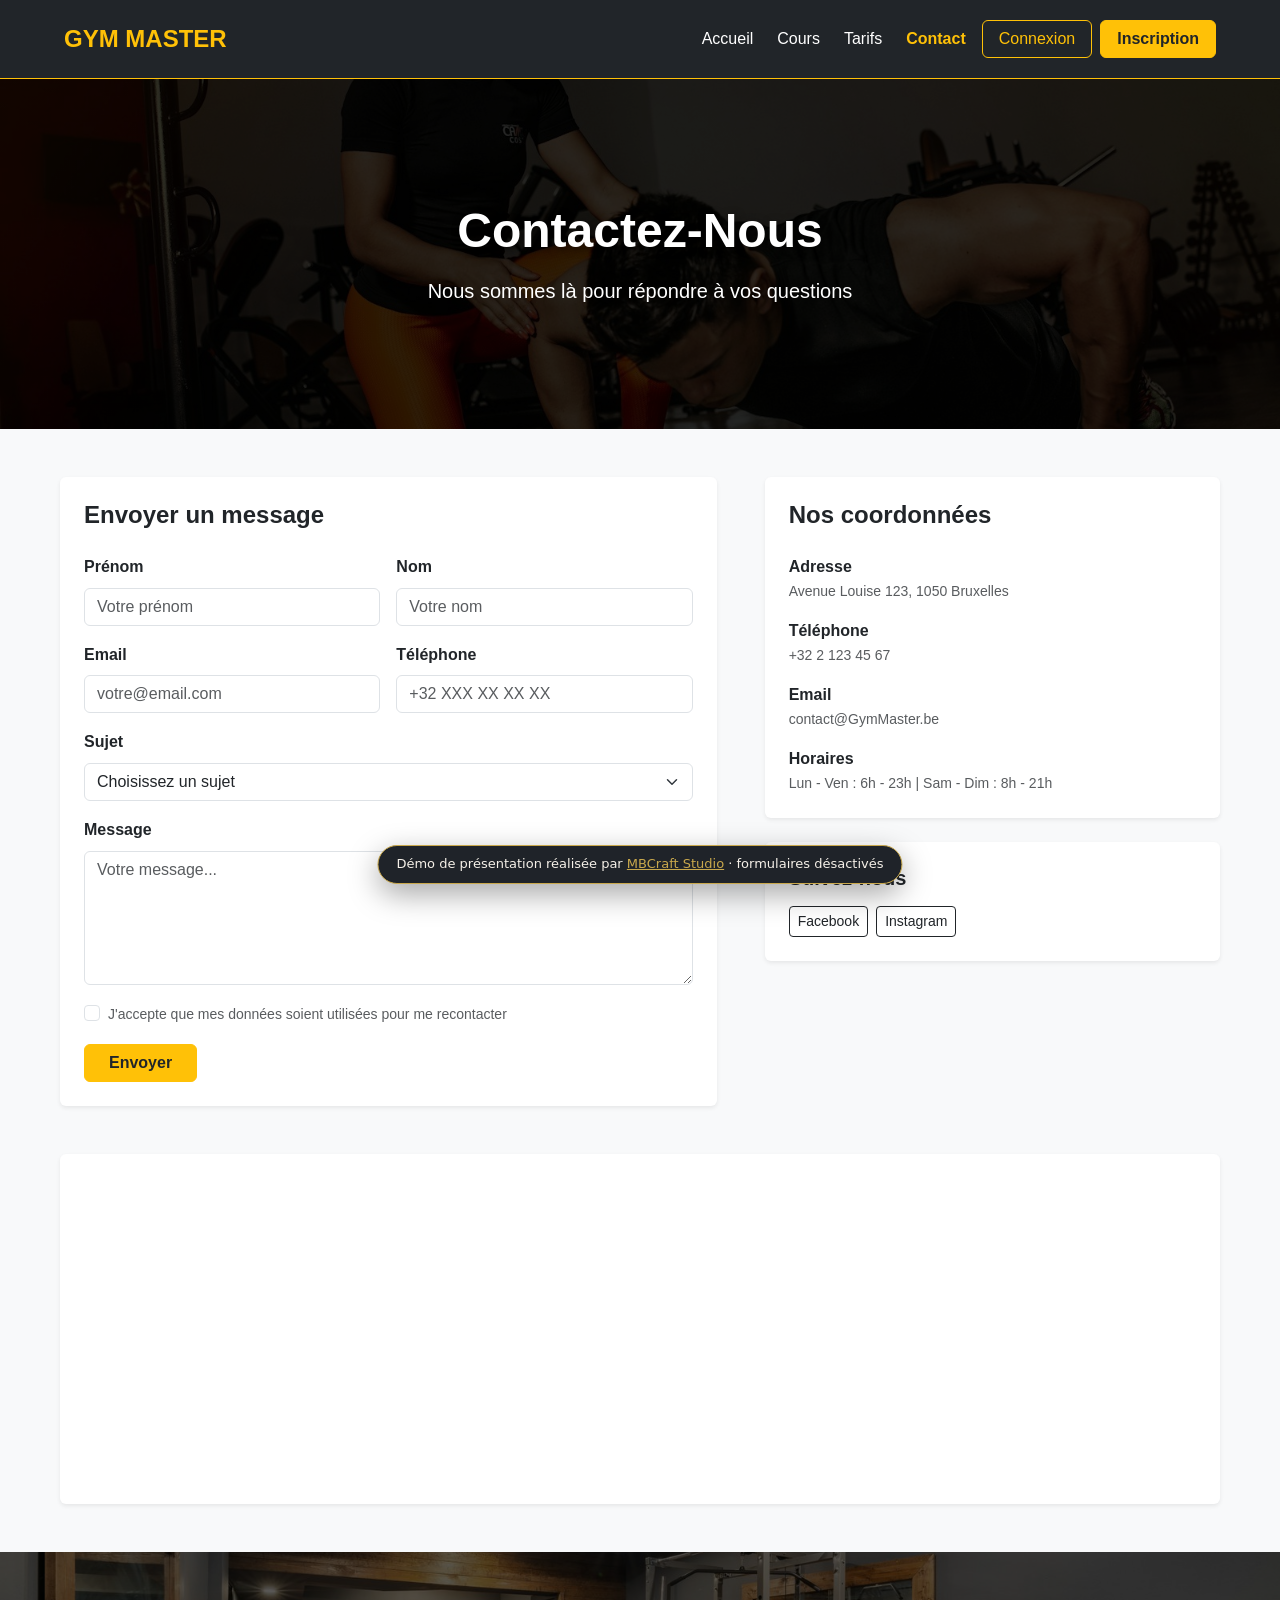
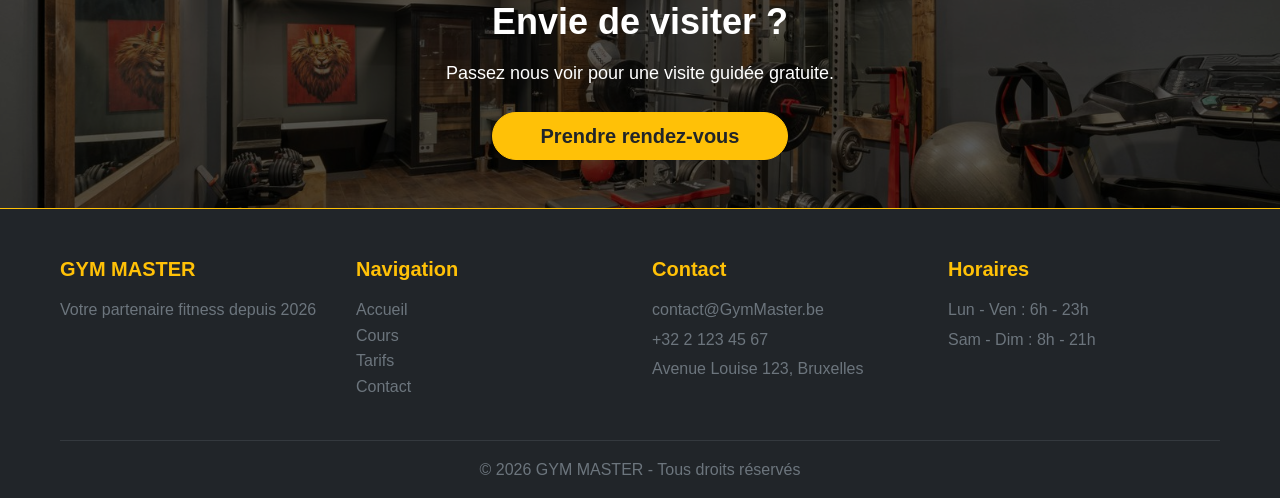
<file: demos/gymmaster/contact.html>
<!DOCTYPE html>
<html lang="fr">
<head>
<meta name="robots" content="noindex, nofollow">
    <meta charset="UTF-8">
    <meta name="viewport" content="width=device-width, initial-scale=1.0">
    <title>Contact - GYM MASTER</title>
    <link href="https://cdn.jsdelivr.net/npm/bootstrap@5.3.0/dist/css/bootstrap.min.css" rel="stylesheet">
    <link rel="stylesheet" href="assets/style.css">
<link rel="stylesheet" href="assets/demo-mobile.css">
</head>
<body>
<nav class="navbar navbar-expand-lg navbar-dark bg-dark sticky-top border-bottom border-warning">
    <div class="container-fluid px-4">
        <a class="navbar-brand fw-bold text-warning fs-4" href="index.html">GYM MASTER</a>
        <button class="navbar-toggler" type="button" data-bs-toggle="collapse" data-bs-target="#navbarNav">
            <span class="navbar-toggler-icon"></span>
        </button>
        <div class="collapse navbar-collapse justify-content-end" id="navbarNav">
            <ul class="navbar-nav gap-2 align-items-center">
                <li class="nav-item">
                    <a class="nav-link text-white" href="index.html">Accueil</a>
                </li>
                <li class="nav-item">
                    <a class="nav-link text-white" href="cours.html">Cours</a>
                </li>
                <li class="nav-item">
                    <a class="nav-link text-white" href="tarifs.html">Tarifs</a>
                </li>
                <li class="nav-item">
                    <a class="nav-link active text-warning fw-bold" href="contact.html">Contact</a>
                </li>
                                    <li class="nav-item"><a class="btn btn-outline-warning px-3" href="login.html">Connexion</a></li>
                    <li class="nav-item"><a class="btn btn-warning text-dark fw-bold px-3" href="registrer.html">Inscription</a></li>
                            </ul>
        </div>
    </div>
</nav>

<section class="page-header text-white text-center d-flex align-items-center justify-content-center"
         style="background: linear-gradient(rgba(0,0,0,0.6), rgba(0,0,0,0.6)), url('img/cours.jpg') center/cover no-repeat; min-height: 350px;">
    <div>
        <h1 class="fw-bold">Contactez-Nous</h1>
        <p class="mb-0">Nous sommes là pour répondre à vos questions</p>
    </div>
</section>

<section class="py-5 bg-light">
    <div class="container">
        <div class="row g-5">
            <div class="col-lg-7">
                <div class="card border-0 shadow-sm">
                    <div class="card-body p-4">
                        <h4 class="fw-bold mb-4">Envoyer un message</h4>
                                                                        <form action="#" method="POST">
                            <div class="row g-3">
                                <div class="col-6">
                                    <label class="form-label fw-bold">Prénom</label>
                                    <input type="text" class="form-control" name="prenom" placeholder="Votre prénom" required>
                                </div>
                                <div class="col-6">
                                    <label class="form-label fw-bold">Nom</label>
                                    <input type="text" class="form-control" name="nom" placeholder="Votre nom" required>
                                </div>
                                <div class="col-6">
                                    <label class="form-label fw-bold">Email</label>
                                    <input type="email" class="form-control" name="email" placeholder="votre@email.com" required>
                                </div>
                                <div class="col-6">
                                    <label class="form-label fw-bold">Téléphone</label>
                                    <input type="tel" class="form-control" name="telephone" placeholder="+32 XXX XX XX XX">
                                </div>
                                <div class="col-12">
                                    <label class="form-label fw-bold">Sujet</label>
                                    <select class="form-select" name="sujet" required>
                                        <option value="">Choisissez un sujet</option>
                                        <option value="information">Demande d'information</option>
                                        <option value="inscription" >Inscription</option>
                                        <option value="tarifs">Tarifs</option>
                                        <option value="cours">Cours</option>
                                        <option value="autre">Autre</option>
                                    </select>
                                </div>
                                <div class="col-12">
                                    <label class="form-label fw-bold">Message</label>
                                    <textarea class="form-control" name="message" rows="5" placeholder="Votre message..." required></textarea>
                                </div>
                                <div class="col-12">
                                    <div class="form-check">
                                        <input class="form-check-input" type="checkbox" name="rgpd" id="rgpd" required>
                                        <label class="form-check-label text-muted small" for="rgpd">J'accepte que mes données soient utilisées pour me recontacter</label>
                                    </div>
                                </div>
                                <div class="col-12">
                                    <button type="submit" class="btn btn-warning text-dark fw-bold px-4">Envoyer</button>
                                </div>
                            </div>
                        </form>
                    </div>
                </div>
            </div>

            <div class="col-lg-5">
                <div class="card border-0 shadow-sm mb-4">
                    <div class="card-body p-4">
                        <h4 class="fw-bold mb-4">Nos coordonnées</h4>
                        <p class="fw-bold mb-0">Adresse</p>
                        <p class="text-muted small mb-3">Avenue Louise 123, 1050 Bruxelles</p>
                        <p class="fw-bold mb-0">Téléphone</p>
                        <p class="text-muted small mb-3">+32 2 123 45 67</p>
                        <p class="fw-bold mb-0">Email</p>
                        <p class="text-muted small mb-3">contact@GymMaster.be</p>
                        <p class="fw-bold mb-0">Horaires</p>
                        <p class="text-muted small mb-0">Lun - Ven : 6h - 23h | Sam - Dim : 8h - 21h</p>
                    </div>
                </div>
                <div class="card border-0 shadow-sm">
                    <div class="card-body p-4">
                        <h5 class="fw-bold mb-3">Suivez-nous</h5>
                        <div class="d-flex gap-2">
                            <a href="https://www.facebook.com/" target="_blank" rel="noopener" class="btn btn-outline-dark btn-sm">Facebook</a>
                            <a href="https://www.instagram.com/" target="_blank" rel="noopener" class="btn btn-outline-dark btn-sm">Instagram</a>
                        </div>
                    </div>
                </div>
            </div>
        </div>

        <div class="card border-0 shadow-sm mt-5">
            <div class="card-body p-0">
                <iframe
                    src="https://www.google.com/maps?q=Avenue+Louise+123%2C+1050+Bruxelles&output=embed"
                    width="100%" height="350" style="border:0; display:block;" allowfullscreen
                    loading="lazy" referrerpolicy="no-referrer-when-downgrade"
                    title="Localisation GYM MASTER"></iframe>
            </div>
        </div>
    </div>
</section>

<section class="cta py-5">
    <div class="container text-center text-white">
        <h2 class="fw-bold mb-3">Envie de visiter ?</h2>
        <p class="lead mb-4">Passez nous voir pour une visite guidée gratuite.</p>
        <a href="registrer.html" class="btn btn-warning btn-lg text-dark fw-bold px-5 rounded-pill">Prendre rendez-vous</a>
    </div>
</section>

<footer class="bg-dark text-white pt-5 pb-3 border-top border-warning">
    <div class="container">
        <div class="row g-4 mb-4">
            <div class="col-md-3">
                <h5 class="text-warning fw-bold mb-3">GYM MASTER</h5>
                <p class="text-secondary">Votre partenaire fitness depuis 2026</p>
            </div>
            <div class="col-md-3">
                <h5 class="text-warning fw-bold mb-3">Navigation</h5>
                <ul class="list-unstyled">
                    <li><a href="index.html" class="text-secondary text-decoration-none">Accueil</a></li>
                    <li><a href="cours.html" class="text-secondary text-decoration-none">Cours</a></li>
                    <li><a href="tarifs.html" class="text-secondary text-decoration-none">Tarifs</a></li>
                    <li><a href="contact.html" class="text-secondary text-decoration-none">Contact</a></li>
                </ul>
            </div>
            <div class="col-md-3">
                <h5 class="text-warning fw-bold mb-3">Contact</h5>
                <p class="text-secondary mb-1">contact@GymMaster.be</p>
                <p class="text-secondary mb-1">+32 2 123 45 67</p>
                <p class="text-secondary mb-1">Avenue Louise 123, Bruxelles</p>
            </div>
            <div class="col-md-3">
                <h5 class="text-warning fw-bold mb-3">Horaires</h5>
                <p class="text-secondary mb-1">Lun - Ven : 6h - 23h</p>
                <p class="text-secondary mb-1">Sam - Dim : 8h - 21h</p>
            </div>
        </div>
        <hr class="border-secondary">
        <p class="text-center text-secondary mb-0">&copy; 2026 GYM MASTER - Tous droits réservés</p>
    </div>
</footer>

<script src="https://cdn.jsdelivr.net/npm/bootstrap@5.3.0/dist/js/bootstrap.bundle.min.js"></script>
<div id="demo-banner" style="position:fixed;left:50%;bottom:16px;transform:translateX(-50%);z-index:99999;background:#1f2329;color:#f5f0e8;border:1px solid #c9a84c;border-radius:30px;padding:10px 18px;font:500 13px/1.3 system-ui,sans-serif;box-shadow:0 10px 30px rgba(0,0,0,.35);max-width:calc(100% - 32px);text-align:center">Démo de présentation réalisée par <a href="https://mbcraft.be/#portfolio" style="color:#c9a84c">MBCraft Studio</a><span class="db-extra"> · formulaires désactivés</span></div>
<script>document.addEventListener('submit',function(e){e.preventDefault();alert('Ceci est une démo : les formulaires sont désactivés.');});</script>
</body>
</html>
</file>
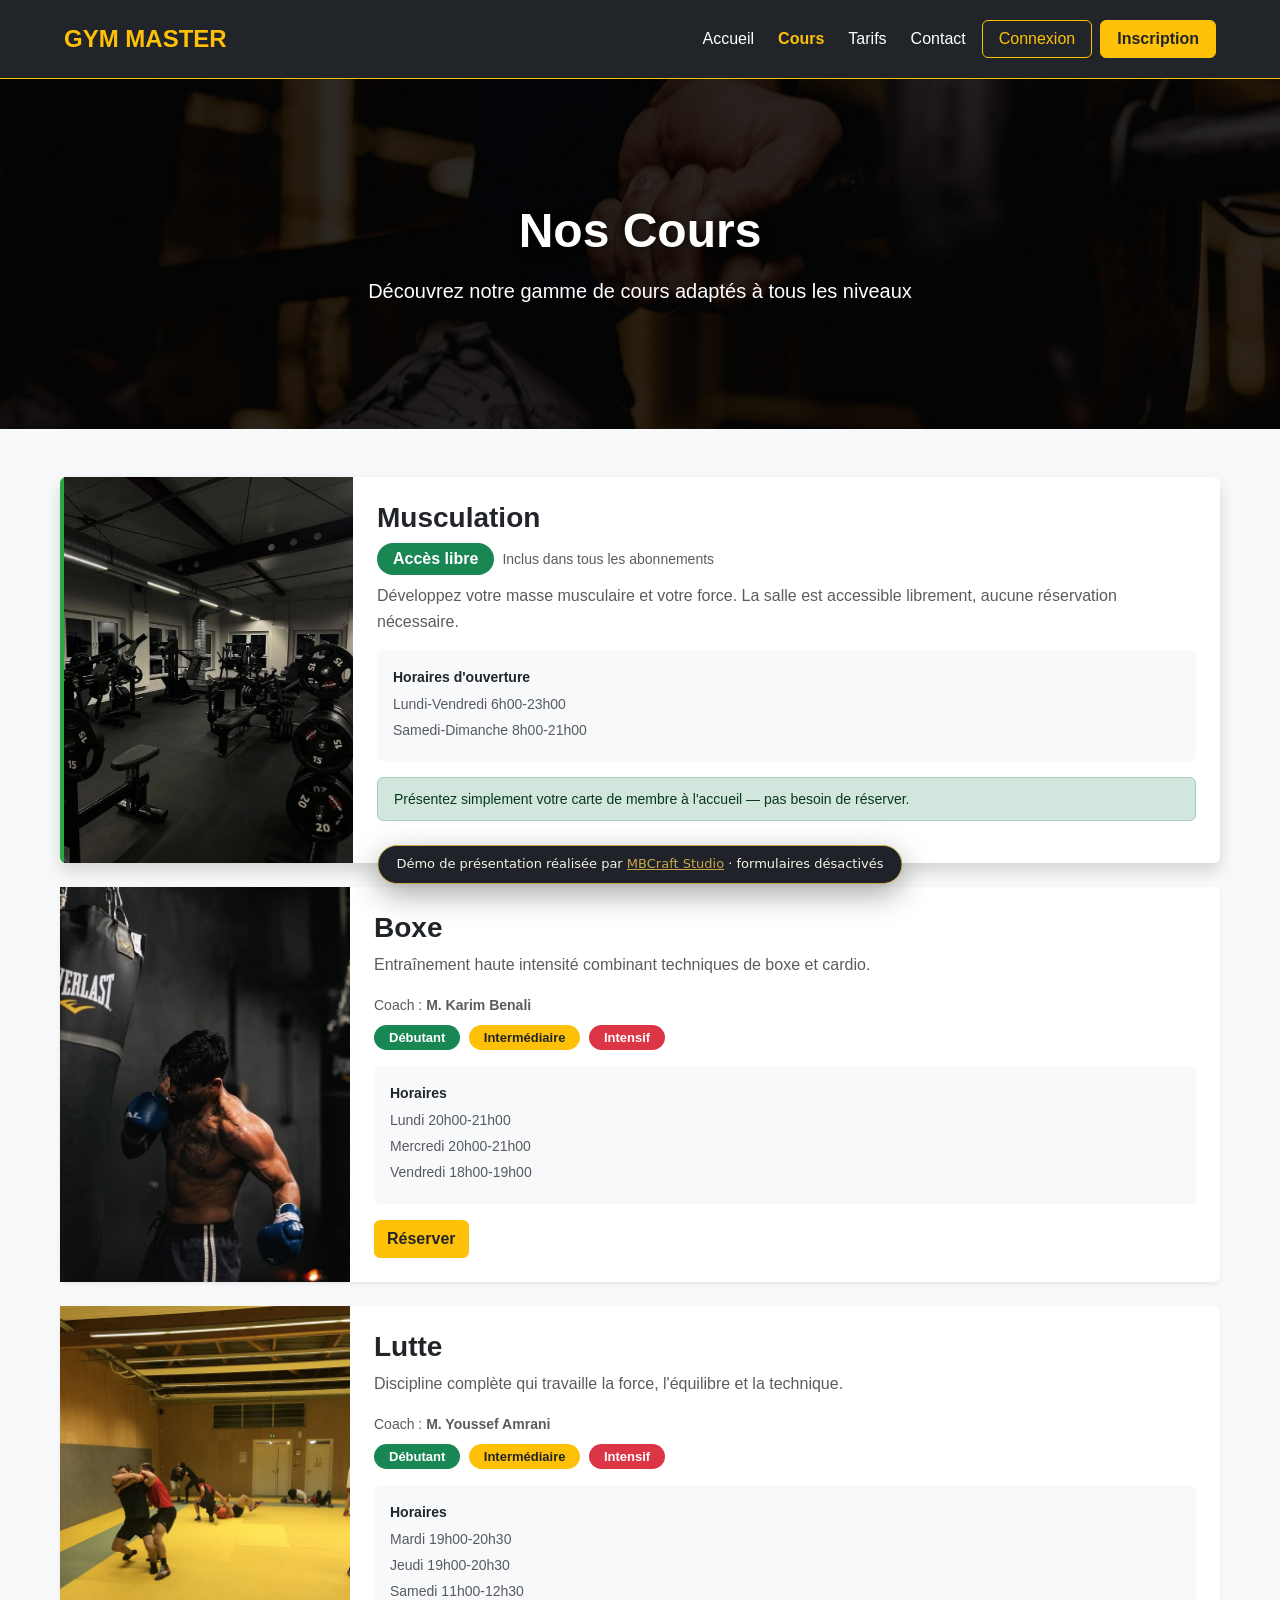
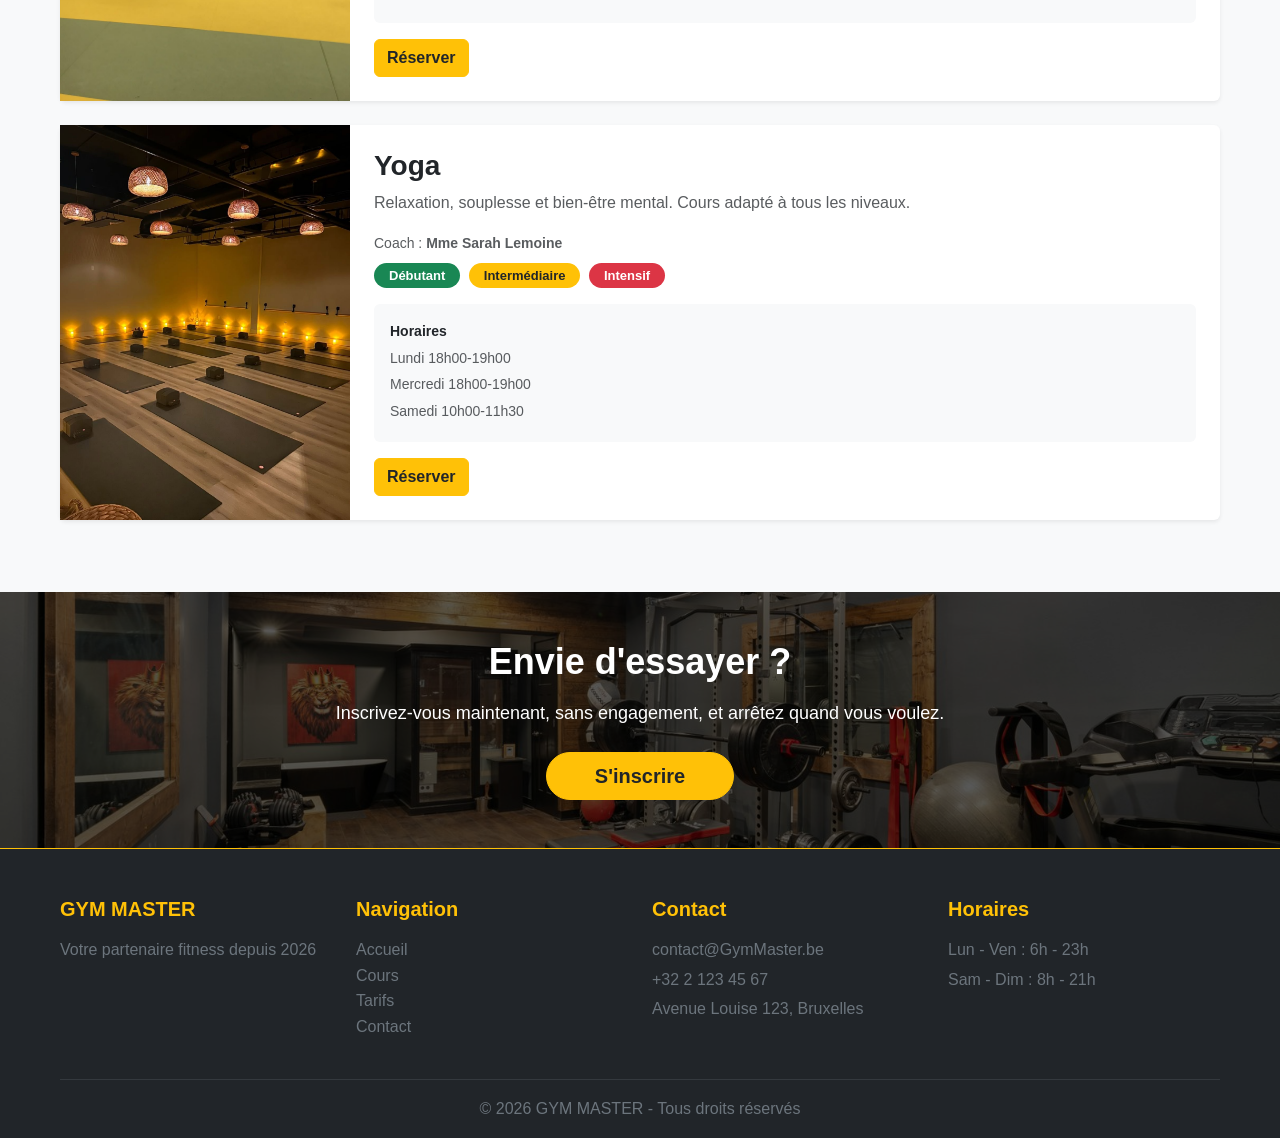
<file: demos/gymmaster/cours.html>
<!DOCTYPE html>
<html lang="fr">
<head>
<meta name="robots" content="noindex, nofollow">
    <meta charset="UTF-8">
    <meta name="viewport" content="width=device-width, initial-scale=1.0">
    <title>Nos Cours - GYM MASTER</title>
    <link href="https://cdn.jsdelivr.net/npm/bootstrap@5.3.0/dist/css/bootstrap.min.css" rel="stylesheet">
    <link rel="stylesheet" href="assets/style.css">
<link rel="stylesheet" href="assets/demo-mobile.css">
</head>
<body>
<nav class="navbar navbar-expand-lg navbar-dark bg-dark sticky-top border-bottom border-warning">
    <div class="container-fluid px-4">
        <a class="navbar-brand fw-bold text-warning fs-4" href="index.html">GYM MASTER</a>
        <button class="navbar-toggler" type="button" data-bs-toggle="collapse" data-bs-target="#navbarNav">
            <span class="navbar-toggler-icon"></span>
        </button>
        <div class="collapse navbar-collapse justify-content-end" id="navbarNav">
            <ul class="navbar-nav gap-2 align-items-center">
                <li class="nav-item">
                    <a class="nav-link text-white" href="index.html">Accueil</a>
                </li>
                <li class="nav-item">
                    <a class="nav-link active text-warning fw-bold" href="cours.html">Cours</a>
                </li>
                <li class="nav-item">
                    <a class="nav-link text-white" href="tarifs.html">Tarifs</a>
                </li>
                <li class="nav-item">
                    <a class="nav-link text-white" href="contact.html">Contact</a>
                </li>
                                    <li class="nav-item"><a class="btn btn-outline-warning px-3" href="login.html">Connexion</a></li>
                    <li class="nav-item"><a class="btn btn-warning text-dark fw-bold px-3" href="registrer.html">Inscription</a></li>
                            </ul>
        </div>
    </div>
</nav>

<section class="page-header text-white text-center d-flex align-items-center justify-content-center"
         style="background: linear-gradient(rgba(0,0,0,0.6), rgba(0,0,0,0.6)), url('img/stats.jpg') center/cover no-repeat; min-height: 350px;">
    <div>
        <h1 class="fw-bold">Nos Cours</h1>
        <p class="mb-0">Découvrez notre gamme de cours adaptés à tous les niveaux</p>
    </div>
</section>

<section class="py-5 bg-light">
    <div class="container">

                
                <div class="card mb-4 border-0 shadow" style="border-left: 4px solid #28a745 !important;">
            <div class="row g-0">
                                <div class="col-4 col-md-3">
                    <img src="img/galerie/musculation-1.jpg" alt="Musculation"
                         class="w-100 h-100" style="object-fit:cover; min-height:180px;">
                </div>
                <div class="col-8 col-md-9">
                                    <div class="card-body p-4">
                                                    <h3 class="fw-bold mb-2">Musculation</h3>
                                                <div class="d-flex align-items-center gap-2 mb-2">
                            <span class="badge bg-success fs-6 px-3 py-2">Accès libre</span>
                            <small class="text-muted">Inclus dans tous les abonnements</small>
                        </div>
                        <p class="text-muted">Développez votre masse musculaire et votre force. La salle est accessible librement, aucune réservation nécessaire.</p>
                                                <div class="bg-light rounded p-3 mb-3">
                            <p class="mb-1 fw-bold small">Horaires d'ouverture</p>
                                                            <p class="mb-1 small text-muted">Lundi-Vendredi 6h00-23h00</p>
                                                            <p class="mb-1 small text-muted">Samedi-Dimanche 8h00-21h00</p>
                                                    </div>
                        <div class="alert alert-success py-2 mb-0">
                            <small>Présentez simplement votre carte de membre à l'accueil — pas besoin de réserver.</small>
                        </div>
                    </div>
                </div>
            </div>
        </div>
                        
                <div class="card mb-4 border-0 shadow-sm">
            <div class="row g-0">
                                <div class="col-4 col-md-3">
                    <img src="img/galerie/boxe-1.jpg" alt="Boxe"
                         class="w-100 h-100" style="object-fit:cover; min-height:180px;">
                </div>
                <div class="col-8 col-md-9">
                                    <div class="card-body p-4">
                                                    <h3 class="fw-bold mb-2">Boxe</h3>
                                                <p class="text-muted">Entraînement haute intensité combinant techniques de boxe et cardio.</p>
                                                    <p class="small text-muted mb-2">Coach : <strong>M. Karim Benali</strong></p>
                                                <div class="mb-3">
                            <span class="badge bg-success me-1">Débutant</span>
                            <span class="badge bg-warning text-dark me-1">Intermédiaire</span>
                            <span class="badge bg-danger">Intensif</span>
                        </div>
                        <div class="bg-light rounded p-3 mb-3">
                            <p class="mb-1 fw-bold small">Horaires</p>
                                                            <p class="mb-1 small text-muted">Lundi 20h00-21h00</p>
                                                            <p class="mb-1 small text-muted">Mercredi 20h00-21h00</p>
                                                            <p class="mb-1 small text-muted">Vendredi 18h00-19h00</p>
                                                    </div>
                        <a href="login.html" class="btn btn-warning text-dark fw-bold">Réserver</a>
                    </div>
                </div>
            </div>
        </div>
                        
                <div class="card mb-4 border-0 shadow-sm">
            <div class="row g-0">
                                <div class="col-4 col-md-3">
                    <img src="img/galerie/lutte-1.jpg" alt="Lutte"
                         class="w-100 h-100" style="object-fit:cover; min-height:180px;">
                </div>
                <div class="col-8 col-md-9">
                                    <div class="card-body p-4">
                                                    <h3 class="fw-bold mb-2">Lutte</h3>
                                                <p class="text-muted">Discipline complète qui travaille la force, l&#039;équilibre et la technique.</p>
                                                    <p class="small text-muted mb-2">Coach : <strong>M. Youssef Amrani</strong></p>
                                                <div class="mb-3">
                            <span class="badge bg-success me-1">Débutant</span>
                            <span class="badge bg-warning text-dark me-1">Intermédiaire</span>
                            <span class="badge bg-danger">Intensif</span>
                        </div>
                        <div class="bg-light rounded p-3 mb-3">
                            <p class="mb-1 fw-bold small">Horaires</p>
                                                            <p class="mb-1 small text-muted">Mardi 19h00-20h30</p>
                                                            <p class="mb-1 small text-muted">Jeudi 19h00-20h30</p>
                                                            <p class="mb-1 small text-muted">Samedi 11h00-12h30</p>
                                                    </div>
                        <a href="login.html" class="btn btn-warning text-dark fw-bold">Réserver</a>
                    </div>
                </div>
            </div>
        </div>
                        
                <div class="card mb-4 border-0 shadow-sm">
            <div class="row g-0">
                                <div class="col-4 col-md-3">
                    <img src="img/galerie/yoga-1.jpg" alt="Yoga"
                         class="w-100 h-100" style="object-fit:cover; min-height:180px;">
                </div>
                <div class="col-8 col-md-9">
                                    <div class="card-body p-4">
                                                    <h3 class="fw-bold mb-2">Yoga</h3>
                                                <p class="text-muted">Relaxation, souplesse et bien-être mental. Cours adapté à tous les niveaux.</p>
                                                    <p class="small text-muted mb-2">Coach : <strong>Mme Sarah Lemoine</strong></p>
                                                <div class="mb-3">
                            <span class="badge bg-success me-1">Débutant</span>
                            <span class="badge bg-warning text-dark me-1">Intermédiaire</span>
                            <span class="badge bg-danger">Intensif</span>
                        </div>
                        <div class="bg-light rounded p-3 mb-3">
                            <p class="mb-1 fw-bold small">Horaires</p>
                                                            <p class="mb-1 small text-muted">Lundi 18h00-19h00</p>
                                                            <p class="mb-1 small text-muted">Mercredi 18h00-19h00</p>
                                                            <p class="mb-1 small text-muted">Samedi 10h00-11h30</p>
                                                    </div>
                        <a href="login.html" class="btn btn-warning text-dark fw-bold">Réserver</a>
                    </div>
                </div>
            </div>
        </div>
                
    </div>
</section>

<section class="cta py-5">
    <div class="container text-center text-white">
        <h2 class="fw-bold mb-3">Envie d'essayer ?</h2>
        <p class="lead mb-4">Inscrivez-vous maintenant, sans engagement, et arrêtez quand vous voulez.</p>
        <a href="registrer.html" class="btn btn-warning btn-lg text-dark fw-bold px-5 rounded-pill">S'inscrire</a>
    </div>
</section>

<footer class="bg-dark text-white pt-5 pb-3 border-top border-warning">
    <div class="container">
        <div class="row g-4 mb-4">
            <div class="col-4 col-md-3">
                <h5 class="text-warning fw-bold mb-3">GYM MASTER</h5>
                <p class="text-secondary">Votre partenaire fitness depuis 2026</p>
            </div>
            <div class="col-4 col-md-3">
                <h5 class="text-warning fw-bold mb-3">Navigation</h5>
                <ul class="list-unstyled">
                    <li><a href="index.html" class="text-secondary text-decoration-none">Accueil</a></li>
                    <li><a href="cours.html" class="text-secondary text-decoration-none">Cours</a></li>
                    <li><a href="tarifs.html" class="text-secondary text-decoration-none">Tarifs</a></li>
                    <li><a href="contact.html" class="text-secondary text-decoration-none">Contact</a></li>
                </ul>
            </div>
            <div class="col-4 col-md-3">
                <h5 class="text-warning fw-bold mb-3">Contact</h5>
                <p class="text-secondary mb-1">contact@GymMaster.be</p>
                <p class="text-secondary mb-1">+32 2 123 45 67</p>
                <p class="text-secondary mb-1">Avenue Louise 123, Bruxelles</p>
            </div>
            <div class="col-4 col-md-3">
                <h5 class="text-warning fw-bold mb-3">Horaires</h5>
                <p class="text-secondary mb-1">Lun - Ven : 6h - 23h</p>
                <p class="text-secondary mb-1">Sam - Dim : 8h - 21h</p>
            </div>
        </div>
        <hr class="border-secondary">
        <p class="text-center text-secondary mb-0">&copy; 2026 GYM MASTER - Tous droits réservés</p>
    </div>
</footer>

<script src="https://cdn.jsdelivr.net/npm/bootstrap@5.3.0/dist/js/bootstrap.bundle.min.js"></script>
<div id="demo-banner" style="position:fixed;left:50%;bottom:16px;transform:translateX(-50%);z-index:99999;background:#1f2329;color:#f5f0e8;border:1px solid #c9a84c;border-radius:30px;padding:10px 18px;font:500 13px/1.3 system-ui,sans-serif;box-shadow:0 10px 30px rgba(0,0,0,.35);max-width:calc(100% - 32px);text-align:center">Démo de présentation réalisée par <a href="https://mbcraft.be/#portfolio" style="color:#c9a84c">MBCraft Studio</a><span class="db-extra"> · formulaires désactivés</span></div>
<script>document.addEventListener('submit',function(e){e.preventDefault();alert('Ceci est une démo : les formulaires sont désactivés.');});</script>
</body>
</html>
</file>
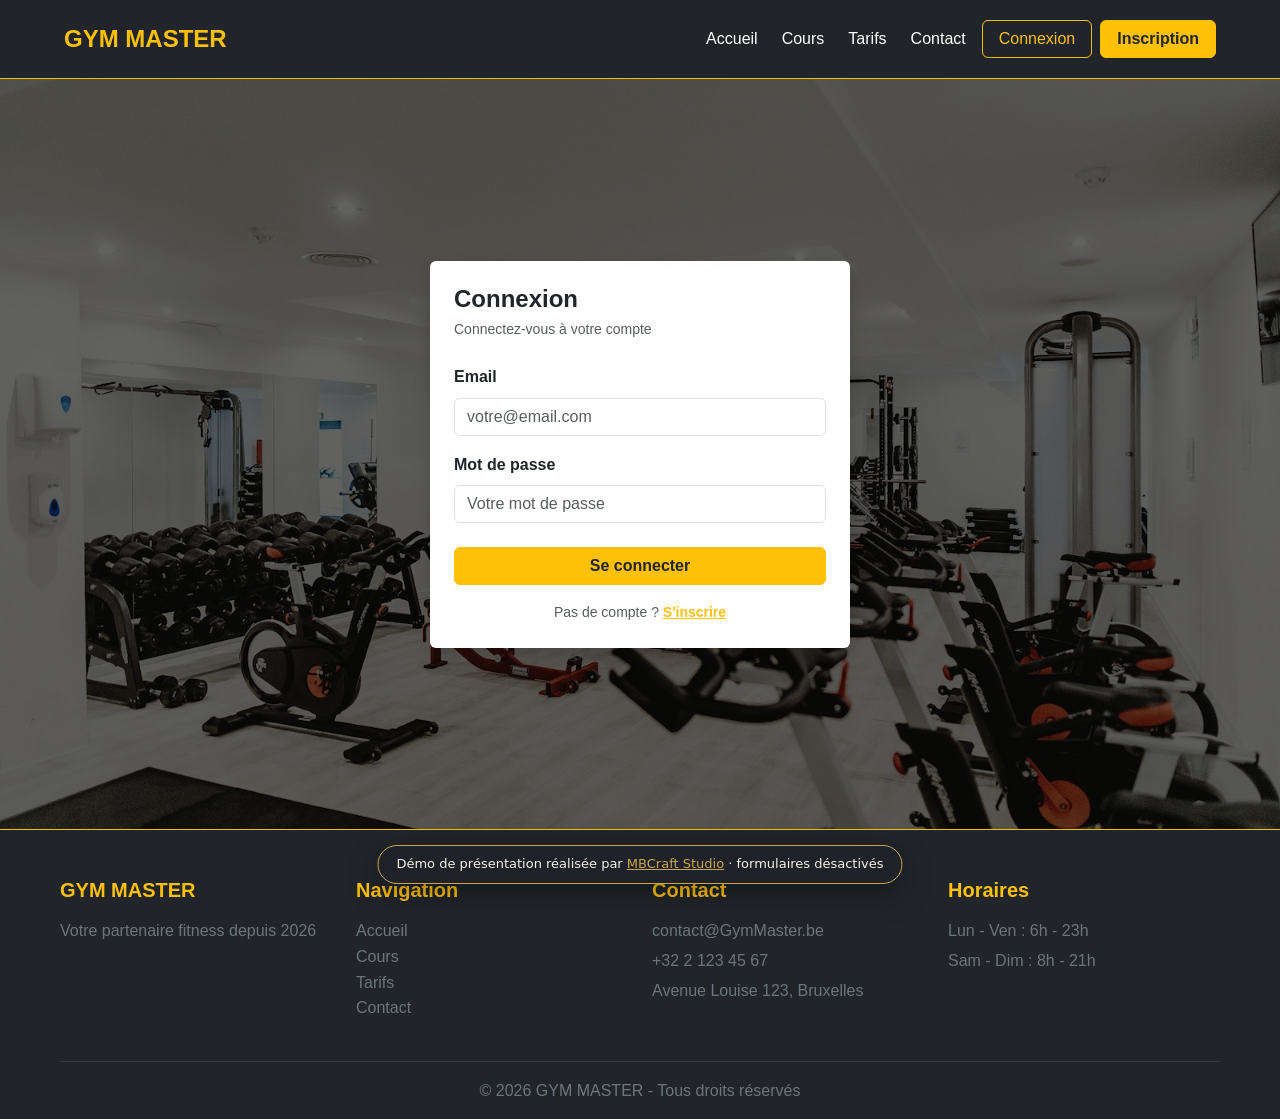
<file: demos/gymmaster/login.html>
<!DOCTYPE html>
<html lang="fr">
<head>
<meta name="robots" content="noindex, nofollow">
    <meta charset="UTF-8">
    <meta name="viewport" content="width=device-width, initial-scale=1.0">
    <title>Connexion - GYM MASTER</title>
    <link href="https://cdn.jsdelivr.net/npm/bootstrap@5.3.0/dist/css/bootstrap.min.css" rel="stylesheet">
    <link rel="stylesheet" href="assets/style.css">
<link rel="stylesheet" href="assets/demo-mobile.css">
</head>
<body>
<nav class="navbar navbar-expand-lg navbar-dark bg-dark sticky-top border-bottom border-warning">
    <div class="container-fluid px-4">
        <a class="navbar-brand fw-bold text-warning fs-4" href="index.html">GYM MASTER</a>
        <button class="navbar-toggler" type="button" data-bs-toggle="collapse" data-bs-target="#navbarNav">
            <span class="navbar-toggler-icon"></span>
        </button>
        <div class="collapse navbar-collapse justify-content-end" id="navbarNav">
            <ul class="navbar-nav gap-2 align-items-center">
                <li class="nav-item">
                    <a class="nav-link text-white" href="index.html">Accueil</a>
                </li>
                <li class="nav-item">
                    <a class="nav-link text-white" href="cours.html">Cours</a>
                </li>
                <li class="nav-item">
                    <a class="nav-link text-white" href="tarifs.html">Tarifs</a>
                </li>
                <li class="nav-item">
                    <a class="nav-link text-white" href="contact.html">Contact</a>
                </li>
                                    <li class="nav-item"><a class="btn btn-outline-warning px-3" href="login.html">Connexion</a></li>
                    <li class="nav-item"><a class="btn btn-warning text-dark fw-bold px-3" href="registrer.html">Inscription</a></li>
                            </ul>
        </div>
    </div>
</nav>

<section class="login-section">
    <div class="d-flex align-items-center justify-content-center w-100" style="position:relative; z-index:1;">
        <div class="card border-0 shadow p-4" style="max-width:420px; width:100%;">
            <h4 class="fw-bold mb-1">Connexion</h4>
            <p class="text-muted small mb-4">Connectez-vous à votre compte</p>

                        
            <form action="#" method="POST">
                <div class="mb-3">
                    <label for="email" class="form-label fw-bold">Email</label>
                    <input type="email" class="form-control" id="email" name="email" placeholder="votre@email.com" required>
                </div>
                <div class="mb-4">
                    <label for="password" class="form-label fw-bold">Mot de passe</label>
                    <input type="password" class="form-control" id="password" name="password" placeholder="Votre mot de passe" required>
                </div>
                <button type="submit" class="btn btn-warning text-dark fw-bold w-100">Se connecter</button>
            </form>

            <p class="text-center text-muted small mt-3 mb-0">
                Pas de compte ? <a href="registrer.html" class="text-warning fw-bold">S'inscrire</a>
            </p>
        </div>
    </div>
</section>

<footer class="bg-dark text-white pt-5 pb-3 border-top border-warning">
    <div class="container">
        <div class="row g-4 mb-4">
            <div class="col-md-3">
                <h5 class="text-warning fw-bold mb-3">GYM MASTER</h5>
                <p class="text-secondary">Votre partenaire fitness depuis 2026</p>
            </div>
            <div class="col-md-3">
                <h5 class="text-warning fw-bold mb-3">Navigation</h5>
                <ul class="list-unstyled">
                    <li><a href="index.html" class="text-secondary text-decoration-none">Accueil</a></li>
                    <li><a href="cours.html" class="text-secondary text-decoration-none">Cours</a></li>
                    <li><a href="tarifs.html" class="text-secondary text-decoration-none">Tarifs</a></li>
                    <li><a href="contact.html" class="text-secondary text-decoration-none">Contact</a></li>
                </ul>
            </div>
            <div class="col-md-3">
                <h5 class="text-warning fw-bold mb-3">Contact</h5>
                <p class="text-secondary mb-1">contact@GymMaster.be</p>
                <p class="text-secondary mb-1">+32 2 123 45 67</p>
                <p class="text-secondary mb-1">Avenue Louise 123, Bruxelles</p>
            </div>
            <div class="col-md-3">
                <h5 class="text-warning fw-bold mb-3">Horaires</h5>
                <p class="text-secondary mb-1">Lun - Ven : 6h - 23h</p>
                <p class="text-secondary mb-1">Sam - Dim : 8h - 21h</p>
            </div>
        </div>
        <hr class="border-secondary">
        <p class="text-center text-secondary mb-0">&copy; 2026 GYM MASTER - Tous droits réservés</p>
    </div>
</footer>

<script src="https://cdn.jsdelivr.net/npm/bootstrap@5.3.0/dist/js/bootstrap.bundle.min.js"></script>
<div id="demo-banner" style="position:fixed;left:50%;bottom:16px;transform:translateX(-50%);z-index:99999;background:#1f2329;color:#f5f0e8;border:1px solid #c9a84c;border-radius:30px;padding:10px 18px;font:500 13px/1.3 system-ui,sans-serif;box-shadow:0 10px 30px rgba(0,0,0,.35);max-width:calc(100% - 32px);text-align:center">Démo de présentation réalisée par <a href="https://mbcraft.be/#portfolio" style="color:#c9a84c">MBCraft Studio</a><span class="db-extra"> · formulaires désactivés</span></div>
<script>document.addEventListener('submit',function(e){e.preventDefault();alert('Ceci est une démo : les formulaires sont désactivés.');});</script>
</body>
</html>
</file>
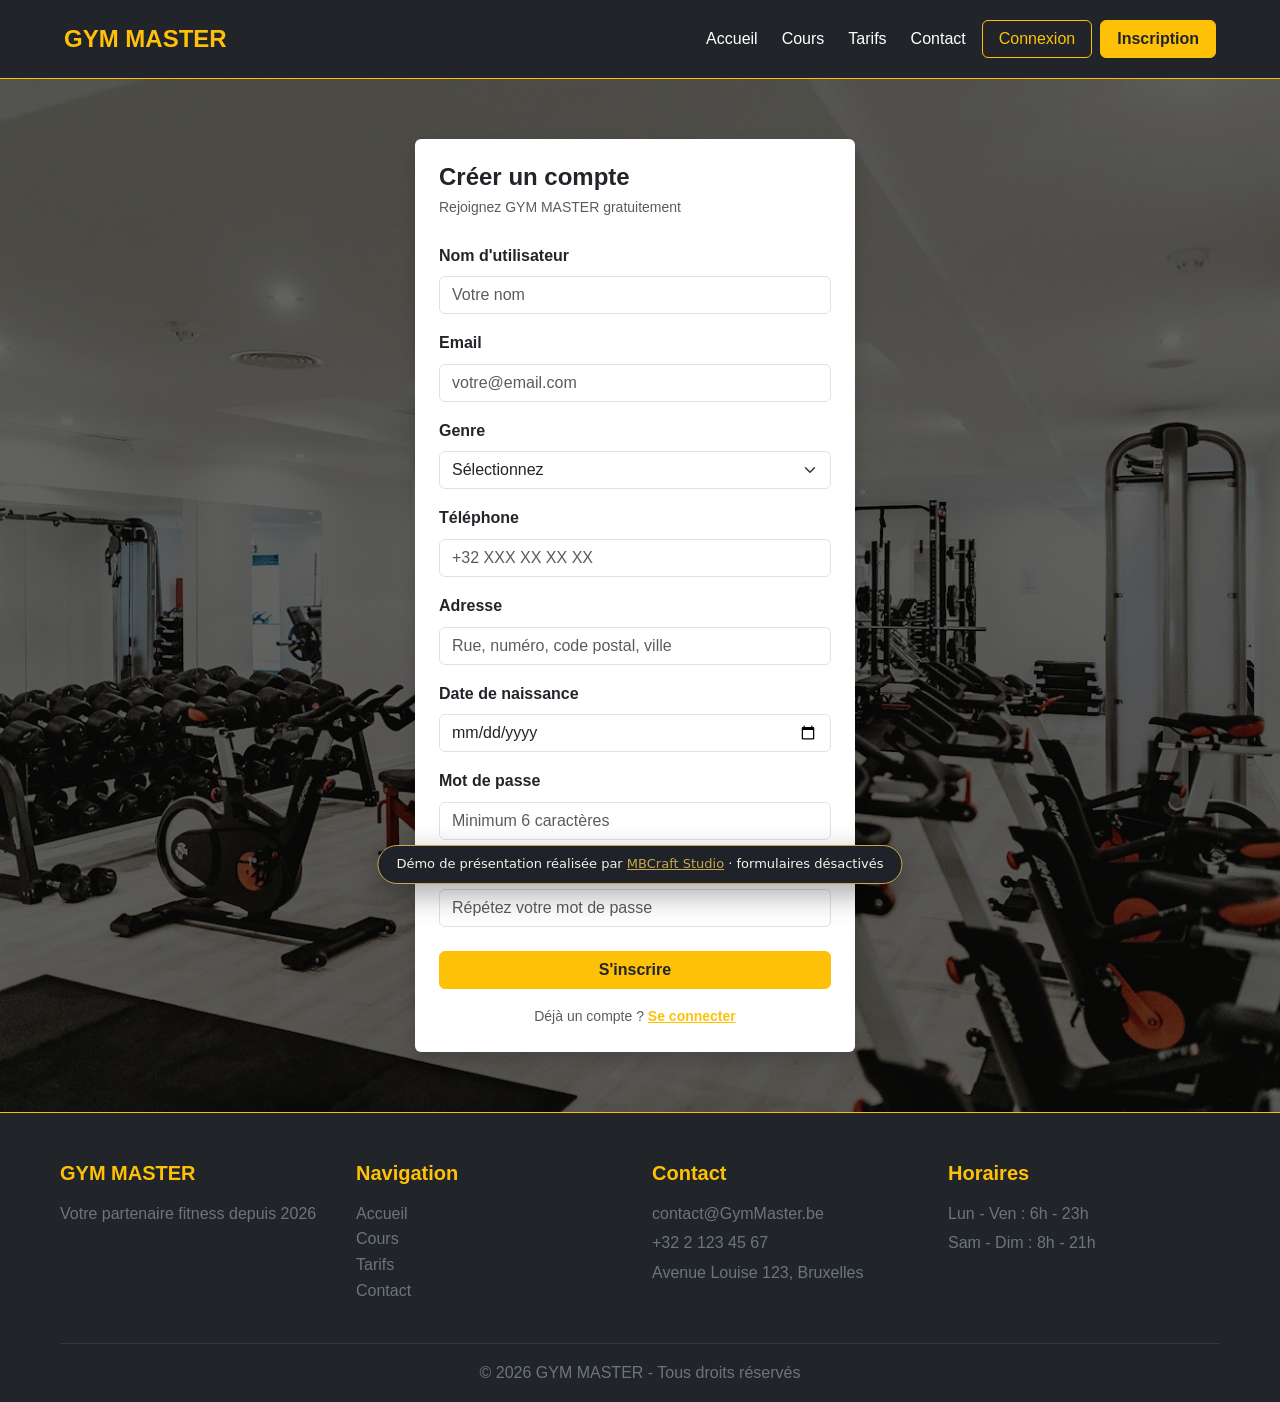
<file: demos/gymmaster/registrer.html>
<!DOCTYPE html>
<html lang="fr">
<head>
<meta name="robots" content="noindex, nofollow">
    <meta charset="UTF-8">
    <meta name="viewport" content="width=device-width, initial-scale=1.0">
    <title>Inscription - GYM MASTER</title>
    <link href="https://cdn.jsdelivr.net/npm/bootstrap@5.3.0/dist/css/bootstrap.min.css" rel="stylesheet">
    <link rel="stylesheet" href="assets/style.css">
<link rel="stylesheet" href="assets/demo-mobile.css">
</head>
<body>
<nav class="navbar navbar-expand-lg navbar-dark bg-dark sticky-top border-bottom border-warning">
    <div class="container-fluid px-4">
        <a class="navbar-brand fw-bold text-warning fs-4" href="index.html">GYM MASTER</a>
        <button class="navbar-toggler" type="button" data-bs-toggle="collapse" data-bs-target="#navbarNav">
            <span class="navbar-toggler-icon"></span>
        </button>
        <div class="collapse navbar-collapse justify-content-end" id="navbarNav">
            <ul class="navbar-nav gap-2 align-items-center">
                <li class="nav-item">
                    <a class="nav-link text-white" href="index.html">Accueil</a>
                </li>
                <li class="nav-item">
                    <a class="nav-link text-white" href="cours.html">Cours</a>
                </li>
                <li class="nav-item">
                    <a class="nav-link text-white" href="tarifs.html">Tarifs</a>
                </li>
                <li class="nav-item">
                    <a class="nav-link text-white" href="contact.html">Contact</a>
                </li>
                                    <li class="nav-item"><a class="btn btn-outline-warning px-3" href="login.html">Connexion</a></li>
                    <li class="nav-item"><a class="btn btn-warning text-dark fw-bold px-3" href="registrer.html">Inscription</a></li>
                            </ul>
        </div>
    </div>
</nav>

<section class="login-section">
    <div class="login-container">
        <div class="card border-0 shadow p-4" style="max-width:440px; width:100%; position:relative; z-index:1;">
            <h4 class="fw-bold mb-1">Créer un compte</h4>
            <p class="text-muted small mb-4">Rejoignez GYM MASTER gratuitement</p>

            
            <form action="#" method="POST" id="registerForm">
                <div class="mb-3">
                    <label for="username" class="form-label fw-bold">Nom d'utilisateur</label>
                    <input type="text" class="form-control" id="username" name="username" placeholder="Votre nom" required minlength="3">
                </div>
                <div class="mb-3">
                    <label for="email" class="form-label fw-bold">Email</label>
                    <input type="email" class="form-control" id="email" name="email" placeholder="votre@email.com" required>
                </div>
                <div class="mb-3">
                    <label for="genre" class="form-label fw-bold">Genre</label>
                    <select class="form-select" id="genre" name="genre" required>
                        <option value="">Sélectionnez</option>
                        <option value="homme">Homme</option>
                        <option value="femme">Femme</option>
                        <option value="autre">Autre</option>
                    </select>
                </div>
                <div class="mb-3">
                    <label for="telephone" class="form-label fw-bold">Téléphone</label>
                    <input type="tel" class="form-control" id="telephone" name="telephone" placeholder="+32 XXX XX XX XX" required>
                </div>
                <div class="mb-3">
                    <label for="adresse" class="form-label fw-bold">Adresse</label>
                    <input type="text" class="form-control" id="adresse" name="adresse" placeholder="Rue, numéro, code postal, ville" required>
                </div>
                <div class="mb-3">
                    <label for="date_naissance" class="form-label fw-bold">Date de naissance</label>
                    <input type="date" class="form-control" id="date_naissance" name="date_naissance" required>
                </div>
                <div class="mb-3">
                    <label for="password" class="form-label fw-bold">Mot de passe</label>
                    <input type="password" class="form-control" id="password" name="password" placeholder="Minimum 6 caractères" required minlength="6">
                </div>
                <div class="mb-4">
                    <label for="confirm_password" class="form-label fw-bold">Confirmer le mot de passe</label>
                    <input type="password" class="form-control" id="confirm_password" name="confirm_password" placeholder="Répétez votre mot de passe" required>
                </div>
                <button type="submit" class="btn btn-warning text-dark fw-bold w-100">S'inscrire</button>
            </form>

            <p class="text-center text-muted small mt-3 mb-0">
                Déjà un compte ? <a href="login.html" class="text-warning fw-bold">Se connecter</a>
            </p>
        </div>
    </div>
</section>

<script>
    document.getElementById('registerForm').addEventListener('submit', function(e) {
        var pwd  = document.getElementById('password').value;
        var cpwd = document.getElementById('confirm_password').value;
        if (pwd !== cpwd) {
            e.preventDefault();
            var err = document.querySelector('.alert-danger') || document.createElement('div');
            err.className = 'alert alert-danger small';
            err.textContent = 'Les mots de passe ne correspondent pas.';
            this.insertBefore(err, this.firstChild);
        }
    });
</script>

<footer class="bg-dark text-white pt-5 pb-3 border-top border-warning">
    <div class="container">
        <div class="row g-4 mb-4">
            <div class="col-md-3">
                <h5 class="text-warning fw-bold mb-3">GYM MASTER</h5>
                <p class="text-secondary">Votre partenaire fitness depuis 2026</p>
            </div>
            <div class="col-md-3">
                <h5 class="text-warning fw-bold mb-3">Navigation</h5>
                <ul class="list-unstyled">
                    <li><a href="index.html" class="text-secondary text-decoration-none">Accueil</a></li>
                    <li><a href="cours.html" class="text-secondary text-decoration-none">Cours</a></li>
                    <li><a href="tarifs.html" class="text-secondary text-decoration-none">Tarifs</a></li>
                    <li><a href="contact.html" class="text-secondary text-decoration-none">Contact</a></li>
                </ul>
            </div>
            <div class="col-md-3">
                <h5 class="text-warning fw-bold mb-3">Contact</h5>
                <p class="text-secondary mb-1">contact@GymMaster.be</p>
                <p class="text-secondary mb-1">+32 2 123 45 67</p>
                <p class="text-secondary mb-1">Avenue Louise 123, Bruxelles</p>
            </div>
            <div class="col-md-3">
                <h5 class="text-warning fw-bold mb-3">Horaires</h5>
                <p class="text-secondary mb-1">Lun - Ven : 6h - 23h</p>
                <p class="text-secondary mb-1">Sam - Dim : 8h - 21h</p>
            </div>
        </div>
        <hr class="border-secondary">
        <p class="text-center text-secondary mb-0">&copy; 2026 GYM MASTER - Tous droits réservés</p>
    </div>
</footer>

<script src="https://cdn.jsdelivr.net/npm/bootstrap@5.3.0/dist/js/bootstrap.bundle.min.js"></script>
<div id="demo-banner" style="position:fixed;left:50%;bottom:16px;transform:translateX(-50%);z-index:99999;background:#1f2329;color:#f5f0e8;border:1px solid #c9a84c;border-radius:30px;padding:10px 18px;font:500 13px/1.3 system-ui,sans-serif;box-shadow:0 10px 30px rgba(0,0,0,.35);max-width:calc(100% - 32px);text-align:center">Démo de présentation réalisée par <a href="https://mbcraft.be/#portfolio" style="color:#c9a84c">MBCraft Studio</a><span class="db-extra"> · formulaires désactivés</span></div>
<script>document.addEventListener('submit',function(e){e.preventDefault();alert('Ceci est une démo : les formulaires sont désactivés.');});</script>
</body>
</html>
</file>
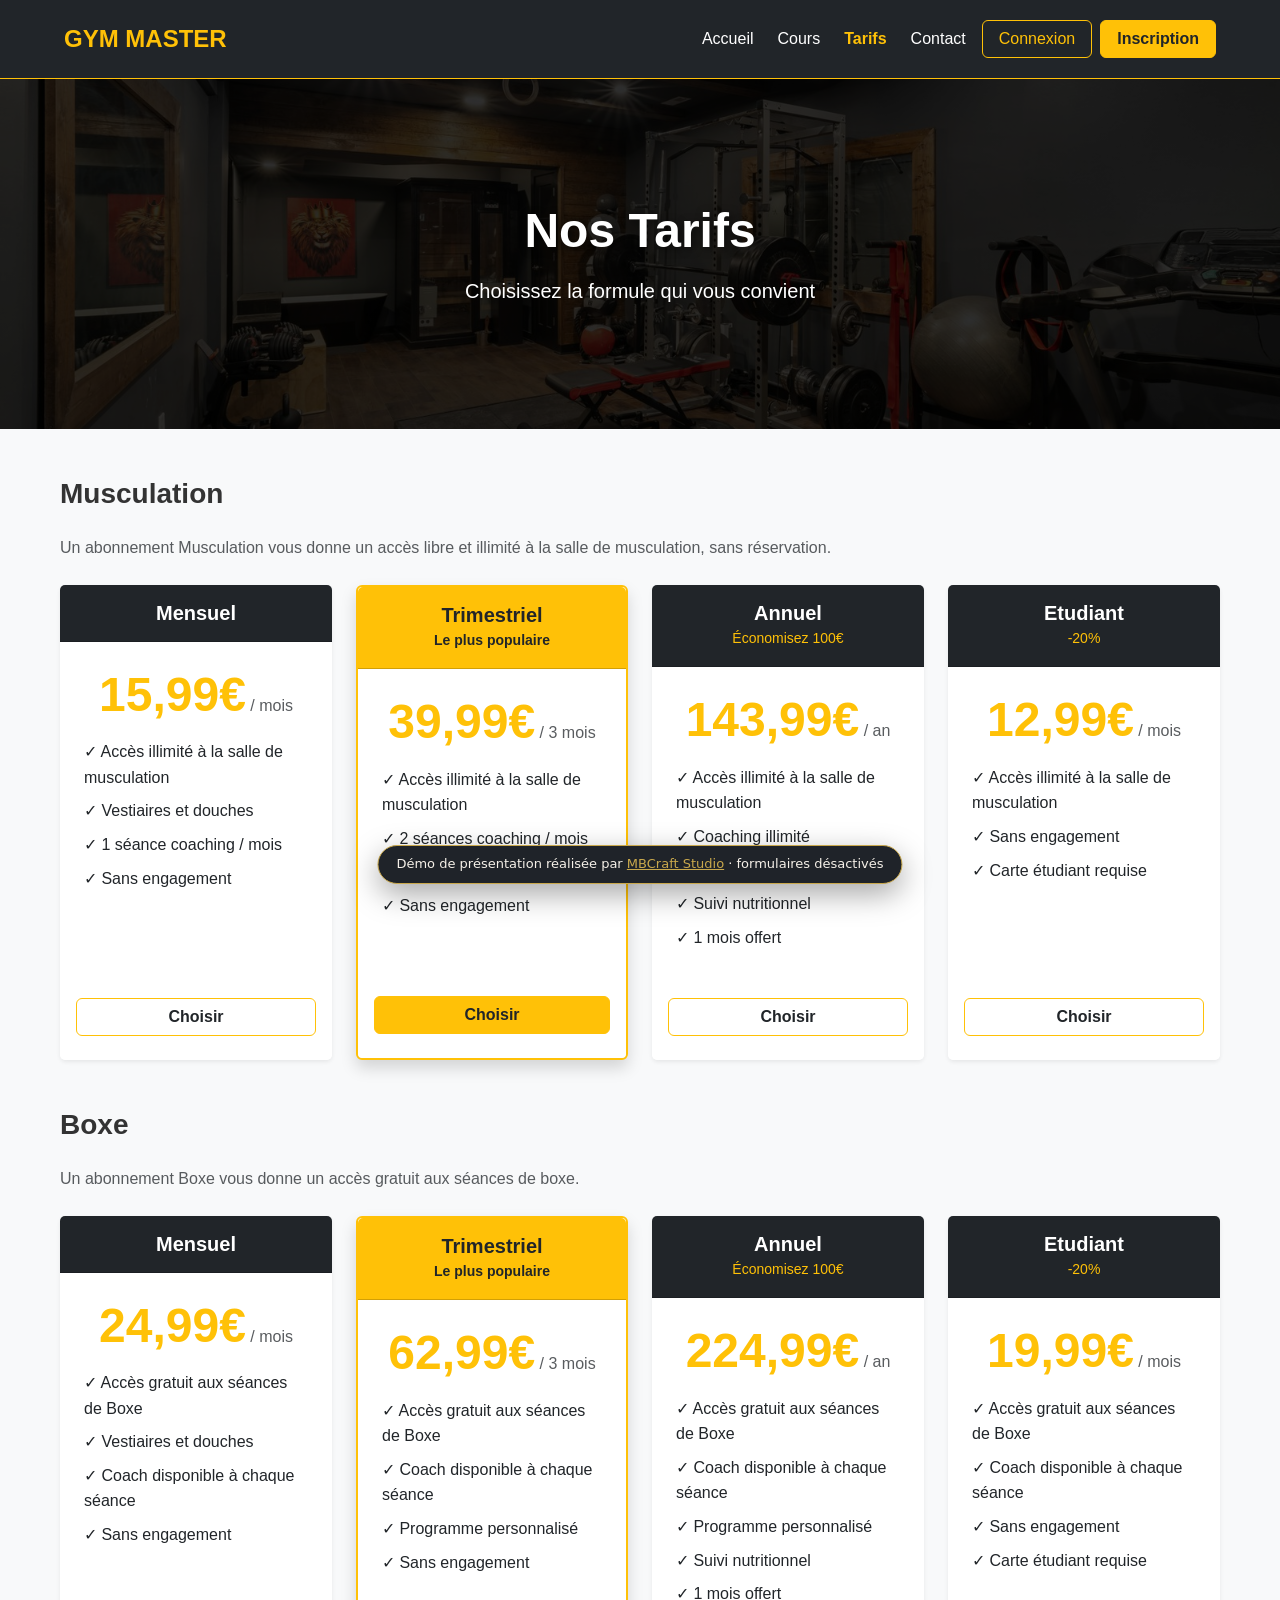
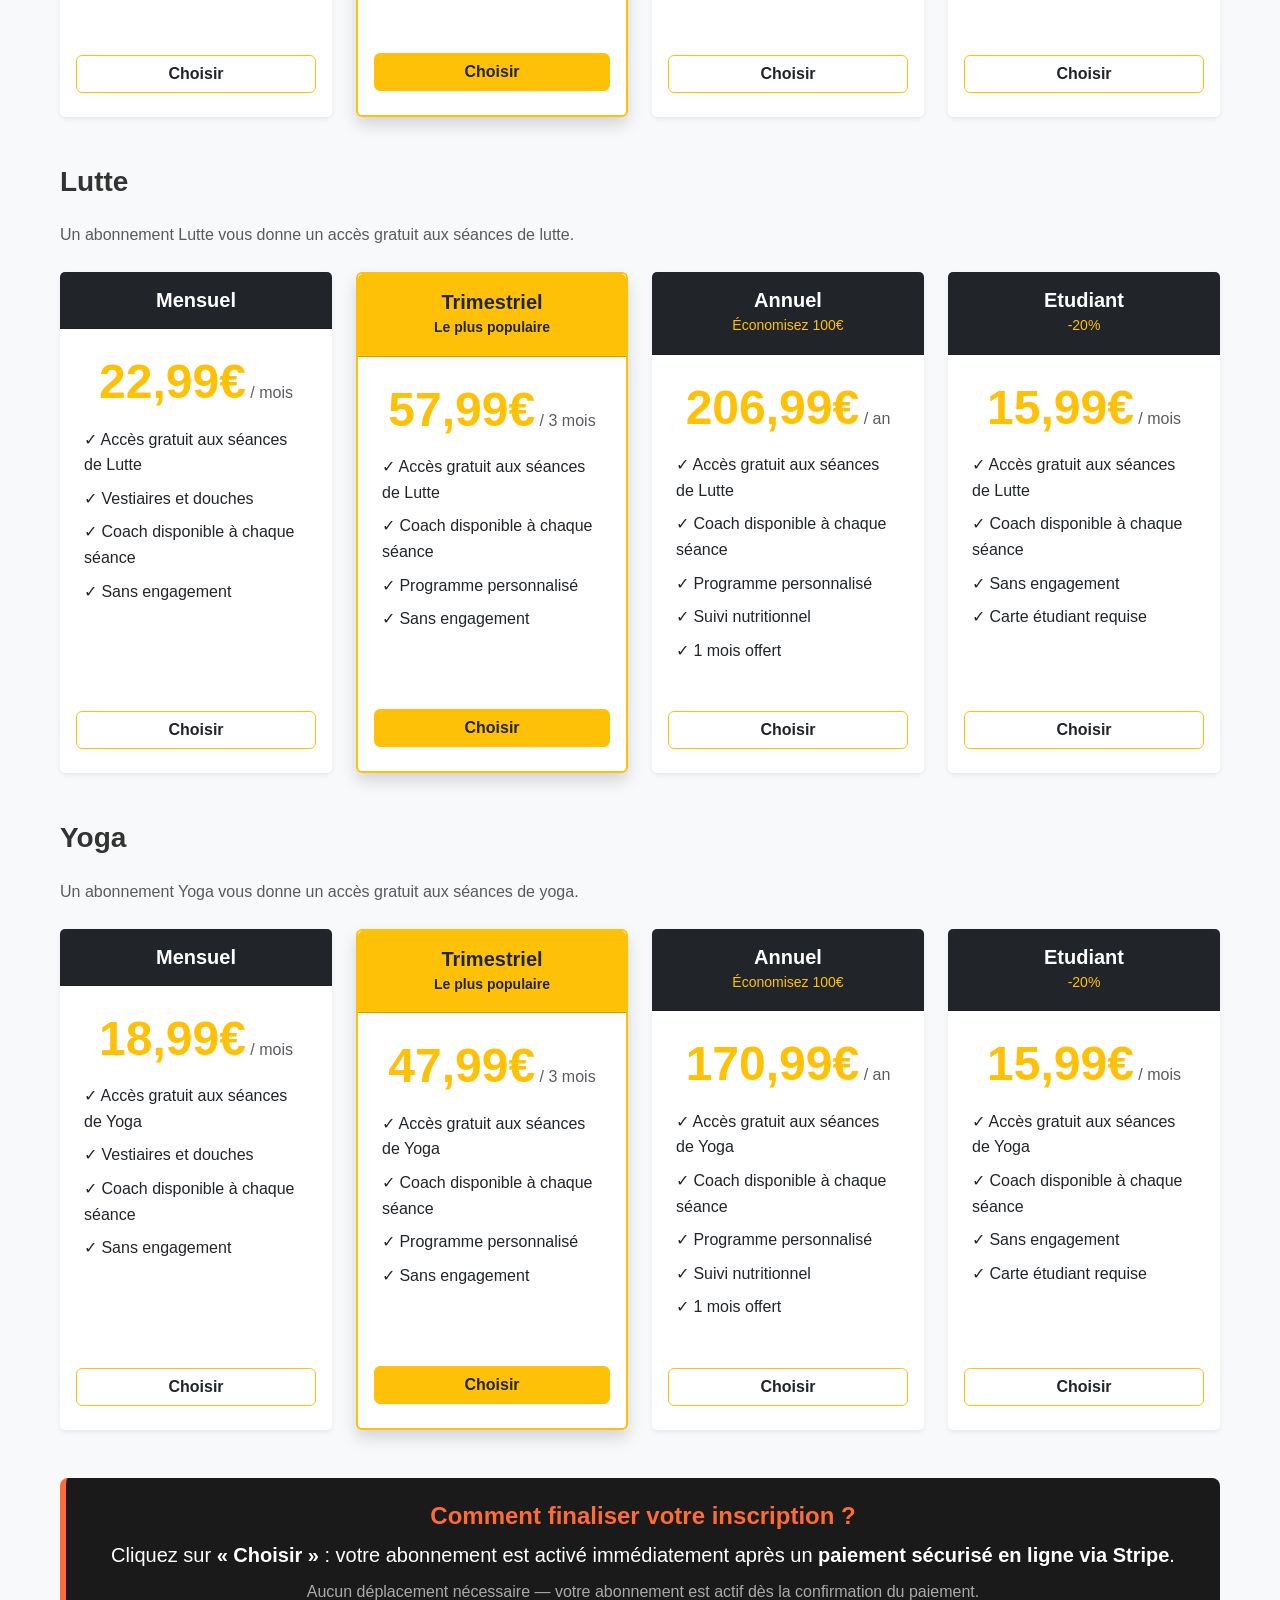
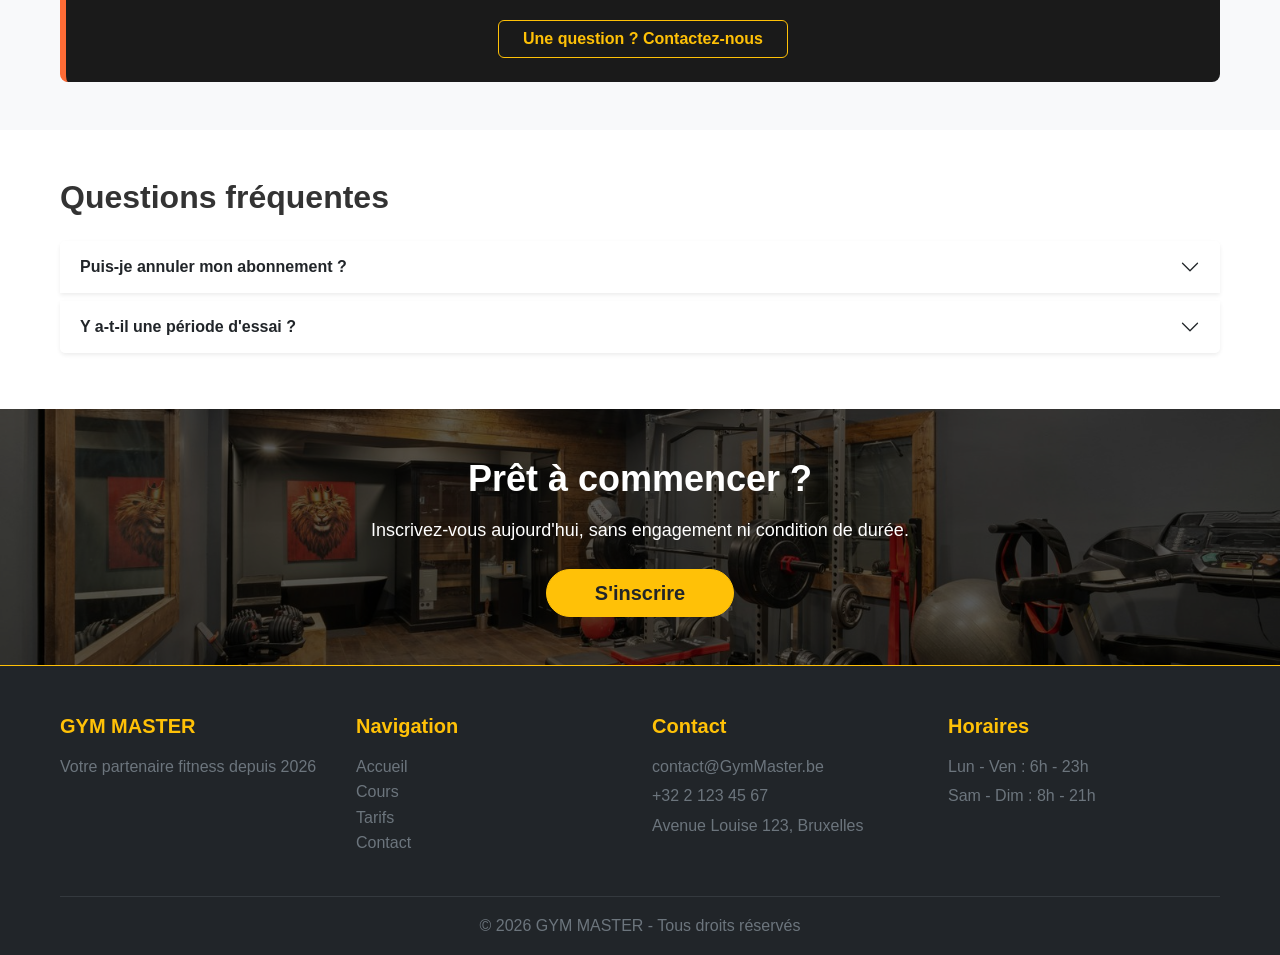
<file: demos/gymmaster/tarifs.html>
<!DOCTYPE html>
<html lang="fr">
<head>
<meta name="robots" content="noindex, nofollow">
    <meta charset="UTF-8">
    <meta name="viewport" content="width=device-width, initial-scale=1.0">
    <title>Tarifs - GYM MASTER</title>
    <link href="https://cdn.jsdelivr.net/npm/bootstrap@5.3.0/dist/css/bootstrap.min.css" rel="stylesheet">
    <link rel="stylesheet" href="assets/style.css">
<link rel="stylesheet" href="assets/demo-mobile.css">
</head>
<body>
<nav class="navbar navbar-expand-lg navbar-dark bg-dark sticky-top border-bottom border-warning">
    <div class="container-fluid px-4">
        <a class="navbar-brand fw-bold text-warning fs-4" href="index.html">GYM MASTER</a>
        <button class="navbar-toggler" type="button" data-bs-toggle="collapse" data-bs-target="#navbarNav">
            <span class="navbar-toggler-icon"></span>
        </button>
        <div class="collapse navbar-collapse justify-content-end" id="navbarNav">
            <ul class="navbar-nav gap-2 align-items-center">
                <li class="nav-item">
                    <a class="nav-link text-white" href="index.html">Accueil</a>
                </li>
                <li class="nav-item">
                    <a class="nav-link text-white" href="cours.html">Cours</a>
                </li>
                <li class="nav-item">
                    <a class="nav-link active text-warning fw-bold" href="tarifs.html">Tarifs</a>
                </li>
                <li class="nav-item">
                    <a class="nav-link text-white" href="contact.html">Contact</a>
                </li>
                                    <li class="nav-item"><a class="btn btn-outline-warning px-3" href="login.html">Connexion</a></li>
                    <li class="nav-item"><a class="btn btn-warning text-dark fw-bold px-3" href="registrer.html">Inscription</a></li>
                            </ul>
        </div>
    </div>
</nav>

<section class="page-header text-white text-center d-flex align-items-center justify-content-center"
         style="background: linear-gradient(rgba(0,0,0,0.6), rgba(0,0,0,0.6)), url('img/cta.jpg') center/cover no-repeat; min-height: 350px;">
    <div>
        <h1 class="fw-bold">Nos Tarifs</h1>
        <p class="mb-0">Choisissez la formule qui vous convient</p>
    </div>
</section>

<section class="py-5 bg-light">
    <div class="container">

                
        
                <div class="mb-5">
            <h3 class="fw-bold mb-4">Musculation</h3>
                            <p class="text-muted mb-4">Un abonnement Musculation vous donne un accès libre et illimité à la salle de musculation, sans réservation.</p>
                        <div class="row g-2 g-md-4 justify-content-center tarifs-row">

                                <div class="col-3">
                                        <div class="card h-100 border-0 shadow-sm">
                        <div class="card-header bg-dark text-white text-center py-3">
                            <h5 class="mb-0 fw-bold">Mensuel</h5>
                                                    </div>
                        <div class="card-body text-center p-4">
                            <div class="mb-3"><span class="display-5 fw-bold text-warning">15,99€</span><span class="text-muted"> / mois</span></div>
                            <ul class="list-unstyled text-start">
                                                                    <li class="mb-2">&#10003; Accès illimité à la salle de musculation</li>
                                                                    <li class="mb-2">&#10003; Vestiaires et douches</li>
                                                                    <li class="mb-2">&#10003; 1 séance coaching / mois</li>
                                                                    <li class="mb-2">&#10003; Sans engagement</li>
                                                            </ul>
                        </div>
                        <div class="card-footer bg-white border-0 text-center pb-4">
                                                        <form action="#" method="POST"
                                  >
                                <input type="hidden" name="tarif_id" value="25">
                                <button type="submit" class="btn btn-outline-warning text-dark fw-bold w-100">Choisir</button>
                            </form>
                                                    </div>
                    </div>
                                    </div>
                                <div class="col-3">
                                        <div class="card h-100 border-warning shadow" style="border-width:2px !important;">
                        <div class="card-header bg-warning text-dark text-center py-3">
                            <h5 class="mb-0 fw-bold">Trimestriel</h5>
                            <small class="fw-bold">Le plus populaire</small>                        </div>
                        <div class="card-body text-center p-4">
                            <div class="mb-3"><span class="display-5 fw-bold text-warning">39,99€</span><span class="text-muted"> / 3 mois</span></div>
                            <ul class="list-unstyled text-start">
                                                                    <li class="mb-2">&#10003; Accès illimité à la salle de musculation</li>
                                                                    <li class="mb-2">&#10003; 2 séances coaching / mois</li>
                                                                    <li class="mb-2">&#10003; Programme personnalisé</li>
                                                                    <li class="mb-2">&#10003; Sans engagement</li>
                                                            </ul>
                        </div>
                        <div class="card-footer bg-white border-0 text-center pb-4">
                                                        <form action="#" method="POST"
                                  >
                                <input type="hidden" name="tarif_id" value="26">
                                <button type="submit" class="btn btn-warning text-dark fw-bold w-100">Choisir</button>
                            </form>
                                                    </div>
                    </div>
                                    </div>
                                <div class="col-3">
                                        <div class="card h-100 border-0 shadow-sm">
                        <div class="card-header bg-dark text-white text-center py-3">
                            <h5 class="mb-0 fw-bold">Annuel</h5>
                            <small class="text-warning">Économisez 100€</small>                        </div>
                        <div class="card-body text-center p-4">
                            <div class="mb-3"><span class="display-5 fw-bold text-warning">143,99€</span><span class="text-muted"> / an</span></div>
                            <ul class="list-unstyled text-start">
                                                                    <li class="mb-2">&#10003; Accès illimité à la salle de musculation</li>
                                                                    <li class="mb-2">&#10003; Coaching illimité</li>
                                                                    <li class="mb-2">&#10003; Programme personnalisé</li>
                                                                    <li class="mb-2">&#10003; Suivi nutritionnel</li>
                                                                    <li class="mb-2">&#10003; 1 mois offert</li>
                                                            </ul>
                        </div>
                        <div class="card-footer bg-white border-0 text-center pb-4">
                                                        <form action="#" method="POST"
                                  >
                                <input type="hidden" name="tarif_id" value="27">
                                <button type="submit" class="btn btn-outline-warning text-dark fw-bold w-100">Choisir</button>
                            </form>
                                                    </div>
                    </div>
                                    </div>
                                <div class="col-3">
                                        <div class="card h-100 border-0 shadow-sm">
                        <div class="card-header bg-dark text-white text-center py-3">
                            <h5 class="mb-0 fw-bold">Etudiant</h5>
                            <small class="text-warning">-20%</small>                        </div>
                        <div class="card-body text-center p-4">
                            <div class="mb-3"><span class="display-5 fw-bold text-warning">12,99€</span><span class="text-muted"> / mois</span></div>
                            <ul class="list-unstyled text-start">
                                                                    <li class="mb-2">&#10003; Accès illimité à la salle de musculation</li>
                                                                    <li class="mb-2">&#10003; Sans engagement</li>
                                                                    <li class="mb-2">&#10003; Carte étudiant requise</li>
                                                            </ul>
                        </div>
                        <div class="card-footer bg-white border-0 text-center pb-4">
                                                        <form action="#" method="POST"
                                  >
                                <input type="hidden" name="tarif_id" value="28">
                                <button type="submit" class="btn btn-outline-warning text-dark fw-bold w-100">Choisir</button>
                            </form>
                                                    </div>
                    </div>
                                    </div>
                
            </div>
        </div>
                <div class="mb-5">
            <h3 class="fw-bold mb-4">Boxe</h3>
                            <p class="text-muted mb-4">Un abonnement Boxe vous donne un accès gratuit aux séances de boxe.</p>
                        <div class="row g-2 g-md-4 justify-content-center tarifs-row">

                                <div class="col-3">
                                        <div class="card h-100 border-0 shadow-sm">
                        <div class="card-header bg-dark text-white text-center py-3">
                            <h5 class="mb-0 fw-bold">Mensuel</h5>
                                                    </div>
                        <div class="card-body text-center p-4">
                            <div class="mb-3"><span class="display-5 fw-bold text-warning">24,99€</span><span class="text-muted"> / mois</span></div>
                            <ul class="list-unstyled text-start">
                                                                    <li class="mb-2">&#10003; Accès gratuit aux séances de Boxe</li>
                                                                    <li class="mb-2">&#10003; Vestiaires et douches</li>
                                                                    <li class="mb-2">&#10003; Coach disponible à chaque séance</li>
                                                                    <li class="mb-2">&#10003; Sans engagement</li>
                                                            </ul>
                        </div>
                        <div class="card-footer bg-white border-0 text-center pb-4">
                                                        <form action="#" method="POST"
                                  >
                                <input type="hidden" name="tarif_id" value="13">
                                <button type="submit" class="btn btn-outline-warning text-dark fw-bold w-100">Choisir</button>
                            </form>
                                                    </div>
                    </div>
                                    </div>
                                <div class="col-3">
                                        <div class="card h-100 border-warning shadow" style="border-width:2px !important;">
                        <div class="card-header bg-warning text-dark text-center py-3">
                            <h5 class="mb-0 fw-bold">Trimestriel</h5>
                            <small class="fw-bold">Le plus populaire</small>                        </div>
                        <div class="card-body text-center p-4">
                            <div class="mb-3"><span class="display-5 fw-bold text-warning">62,99€</span><span class="text-muted"> / 3 mois</span></div>
                            <ul class="list-unstyled text-start">
                                                                    <li class="mb-2">&#10003; Accès gratuit aux séances de Boxe</li>
                                                                    <li class="mb-2">&#10003; Coach disponible à chaque séance</li>
                                                                    <li class="mb-2">&#10003; Programme personnalisé</li>
                                                                    <li class="mb-2">&#10003; Sans engagement</li>
                                                            </ul>
                        </div>
                        <div class="card-footer bg-white border-0 text-center pb-4">
                                                        <form action="#" method="POST"
                                  >
                                <input type="hidden" name="tarif_id" value="14">
                                <button type="submit" class="btn btn-warning text-dark fw-bold w-100">Choisir</button>
                            </form>
                                                    </div>
                    </div>
                                    </div>
                                <div class="col-3">
                                        <div class="card h-100 border-0 shadow-sm">
                        <div class="card-header bg-dark text-white text-center py-3">
                            <h5 class="mb-0 fw-bold">Annuel</h5>
                            <small class="text-warning">Économisez 100€</small>                        </div>
                        <div class="card-body text-center p-4">
                            <div class="mb-3"><span class="display-5 fw-bold text-warning">224,99€</span><span class="text-muted"> / an</span></div>
                            <ul class="list-unstyled text-start">
                                                                    <li class="mb-2">&#10003; Accès gratuit aux séances de Boxe</li>
                                                                    <li class="mb-2">&#10003; Coach disponible à chaque séance</li>
                                                                    <li class="mb-2">&#10003; Programme personnalisé</li>
                                                                    <li class="mb-2">&#10003; Suivi nutritionnel</li>
                                                                    <li class="mb-2">&#10003; 1 mois offert</li>
                                                            </ul>
                        </div>
                        <div class="card-footer bg-white border-0 text-center pb-4">
                                                        <form action="#" method="POST"
                                  >
                                <input type="hidden" name="tarif_id" value="15">
                                <button type="submit" class="btn btn-outline-warning text-dark fw-bold w-100">Choisir</button>
                            </form>
                                                    </div>
                    </div>
                                    </div>
                                <div class="col-3">
                                        <div class="card h-100 border-0 shadow-sm">
                        <div class="card-header bg-dark text-white text-center py-3">
                            <h5 class="mb-0 fw-bold">Etudiant</h5>
                            <small class="text-warning">-20%</small>                        </div>
                        <div class="card-body text-center p-4">
                            <div class="mb-3"><span class="display-5 fw-bold text-warning">19,99€</span><span class="text-muted"> / mois</span></div>
                            <ul class="list-unstyled text-start">
                                                                    <li class="mb-2">&#10003; Accès gratuit aux séances de Boxe</li>
                                                                    <li class="mb-2">&#10003; Coach disponible à chaque séance</li>
                                                                    <li class="mb-2">&#10003; Sans engagement</li>
                                                                    <li class="mb-2">&#10003; Carte étudiant requise</li>
                                                            </ul>
                        </div>
                        <div class="card-footer bg-white border-0 text-center pb-4">
                                                        <form action="#" method="POST"
                                  >
                                <input type="hidden" name="tarif_id" value="16">
                                <button type="submit" class="btn btn-outline-warning text-dark fw-bold w-100">Choisir</button>
                            </form>
                                                    </div>
                    </div>
                                    </div>
                
            </div>
        </div>
                <div class="mb-5">
            <h3 class="fw-bold mb-4">Lutte</h3>
                            <p class="text-muted mb-4">Un abonnement Lutte vous donne un accès gratuit aux séances de lutte.</p>
                        <div class="row g-2 g-md-4 justify-content-center tarifs-row">

                                <div class="col-3">
                                        <div class="card h-100 border-0 shadow-sm">
                        <div class="card-header bg-dark text-white text-center py-3">
                            <h5 class="mb-0 fw-bold">Mensuel</h5>
                                                    </div>
                        <div class="card-body text-center p-4">
                            <div class="mb-3"><span class="display-5 fw-bold text-warning">22,99€</span><span class="text-muted"> / mois</span></div>
                            <ul class="list-unstyled text-start">
                                                                    <li class="mb-2">&#10003; Accès gratuit aux séances de Lutte</li>
                                                                    <li class="mb-2">&#10003; Vestiaires et douches</li>
                                                                    <li class="mb-2">&#10003; Coach disponible à chaque séance</li>
                                                                    <li class="mb-2">&#10003; Sans engagement</li>
                                                            </ul>
                        </div>
                        <div class="card-footer bg-white border-0 text-center pb-4">
                                                        <form action="#" method="POST"
                                  >
                                <input type="hidden" name="tarif_id" value="17">
                                <button type="submit" class="btn btn-outline-warning text-dark fw-bold w-100">Choisir</button>
                            </form>
                                                    </div>
                    </div>
                                    </div>
                                <div class="col-3">
                                        <div class="card h-100 border-warning shadow" style="border-width:2px !important;">
                        <div class="card-header bg-warning text-dark text-center py-3">
                            <h5 class="mb-0 fw-bold">Trimestriel</h5>
                            <small class="fw-bold">Le plus populaire</small>                        </div>
                        <div class="card-body text-center p-4">
                            <div class="mb-3"><span class="display-5 fw-bold text-warning">57,99€</span><span class="text-muted"> / 3 mois</span></div>
                            <ul class="list-unstyled text-start">
                                                                    <li class="mb-2">&#10003; Accès gratuit aux séances de Lutte</li>
                                                                    <li class="mb-2">&#10003; Coach disponible à chaque séance</li>
                                                                    <li class="mb-2">&#10003; Programme personnalisé</li>
                                                                    <li class="mb-2">&#10003; Sans engagement</li>
                                                            </ul>
                        </div>
                        <div class="card-footer bg-white border-0 text-center pb-4">
                                                        <form action="#" method="POST"
                                  >
                                <input type="hidden" name="tarif_id" value="18">
                                <button type="submit" class="btn btn-warning text-dark fw-bold w-100">Choisir</button>
                            </form>
                                                    </div>
                    </div>
                                    </div>
                                <div class="col-3">
                                        <div class="card h-100 border-0 shadow-sm">
                        <div class="card-header bg-dark text-white text-center py-3">
                            <h5 class="mb-0 fw-bold">Annuel</h5>
                            <small class="text-warning">Économisez 100€</small>                        </div>
                        <div class="card-body text-center p-4">
                            <div class="mb-3"><span class="display-5 fw-bold text-warning">206,99€</span><span class="text-muted"> / an</span></div>
                            <ul class="list-unstyled text-start">
                                                                    <li class="mb-2">&#10003; Accès gratuit aux séances de Lutte</li>
                                                                    <li class="mb-2">&#10003; Coach disponible à chaque séance</li>
                                                                    <li class="mb-2">&#10003; Programme personnalisé</li>
                                                                    <li class="mb-2">&#10003; Suivi nutritionnel</li>
                                                                    <li class="mb-2">&#10003; 1 mois offert</li>
                                                            </ul>
                        </div>
                        <div class="card-footer bg-white border-0 text-center pb-4">
                                                        <form action="#" method="POST"
                                  >
                                <input type="hidden" name="tarif_id" value="19">
                                <button type="submit" class="btn btn-outline-warning text-dark fw-bold w-100">Choisir</button>
                            </form>
                                                    </div>
                    </div>
                                    </div>
                                <div class="col-3">
                                        <div class="card h-100 border-0 shadow-sm">
                        <div class="card-header bg-dark text-white text-center py-3">
                            <h5 class="mb-0 fw-bold">Etudiant</h5>
                            <small class="text-warning">-20%</small>                        </div>
                        <div class="card-body text-center p-4">
                            <div class="mb-3"><span class="display-5 fw-bold text-warning">15,99€</span><span class="text-muted"> / mois</span></div>
                            <ul class="list-unstyled text-start">
                                                                    <li class="mb-2">&#10003; Accès gratuit aux séances de Lutte</li>
                                                                    <li class="mb-2">&#10003; Coach disponible à chaque séance</li>
                                                                    <li class="mb-2">&#10003; Sans engagement</li>
                                                                    <li class="mb-2">&#10003; Carte étudiant requise</li>
                                                            </ul>
                        </div>
                        <div class="card-footer bg-white border-0 text-center pb-4">
                                                        <form action="#" method="POST"
                                  >
                                <input type="hidden" name="tarif_id" value="20">
                                <button type="submit" class="btn btn-outline-warning text-dark fw-bold w-100">Choisir</button>
                            </form>
                                                    </div>
                    </div>
                                    </div>
                
            </div>
        </div>
                <div class="mb-5">
            <h3 class="fw-bold mb-4">Yoga</h3>
                            <p class="text-muted mb-4">Un abonnement Yoga vous donne un accès gratuit aux séances de yoga.</p>
                        <div class="row g-2 g-md-4 justify-content-center tarifs-row">

                                <div class="col-3">
                                        <div class="card h-100 border-0 shadow-sm">
                        <div class="card-header bg-dark text-white text-center py-3">
                            <h5 class="mb-0 fw-bold">Mensuel</h5>
                                                    </div>
                        <div class="card-body text-center p-4">
                            <div class="mb-3"><span class="display-5 fw-bold text-warning">18,99€</span><span class="text-muted"> / mois</span></div>
                            <ul class="list-unstyled text-start">
                                                                    <li class="mb-2">&#10003; Accès gratuit aux séances de Yoga</li>
                                                                    <li class="mb-2">&#10003; Vestiaires et douches</li>
                                                                    <li class="mb-2">&#10003; Coach disponible à chaque séance</li>
                                                                    <li class="mb-2">&#10003; Sans engagement</li>
                                                            </ul>
                        </div>
                        <div class="card-footer bg-white border-0 text-center pb-4">
                                                        <form action="#" method="POST"
                                  >
                                <input type="hidden" name="tarif_id" value="21">
                                <button type="submit" class="btn btn-outline-warning text-dark fw-bold w-100">Choisir</button>
                            </form>
                                                    </div>
                    </div>
                                    </div>
                                <div class="col-3">
                                        <div class="card h-100 border-warning shadow" style="border-width:2px !important;">
                        <div class="card-header bg-warning text-dark text-center py-3">
                            <h5 class="mb-0 fw-bold">Trimestriel</h5>
                            <small class="fw-bold">Le plus populaire</small>                        </div>
                        <div class="card-body text-center p-4">
                            <div class="mb-3"><span class="display-5 fw-bold text-warning">47,99€</span><span class="text-muted"> / 3 mois</span></div>
                            <ul class="list-unstyled text-start">
                                                                    <li class="mb-2">&#10003; Accès gratuit aux séances de Yoga</li>
                                                                    <li class="mb-2">&#10003; Coach disponible à chaque séance</li>
                                                                    <li class="mb-2">&#10003; Programme personnalisé</li>
                                                                    <li class="mb-2">&#10003; Sans engagement</li>
                                                            </ul>
                        </div>
                        <div class="card-footer bg-white border-0 text-center pb-4">
                                                        <form action="#" method="POST"
                                  >
                                <input type="hidden" name="tarif_id" value="22">
                                <button type="submit" class="btn btn-warning text-dark fw-bold w-100">Choisir</button>
                            </form>
                                                    </div>
                    </div>
                                    </div>
                                <div class="col-3">
                                        <div class="card h-100 border-0 shadow-sm">
                        <div class="card-header bg-dark text-white text-center py-3">
                            <h5 class="mb-0 fw-bold">Annuel</h5>
                            <small class="text-warning">Économisez 100€</small>                        </div>
                        <div class="card-body text-center p-4">
                            <div class="mb-3"><span class="display-5 fw-bold text-warning">170,99€</span><span class="text-muted"> / an</span></div>
                            <ul class="list-unstyled text-start">
                                                                    <li class="mb-2">&#10003; Accès gratuit aux séances de Yoga</li>
                                                                    <li class="mb-2">&#10003; Coach disponible à chaque séance</li>
                                                                    <li class="mb-2">&#10003; Programme personnalisé</li>
                                                                    <li class="mb-2">&#10003; Suivi nutritionnel</li>
                                                                    <li class="mb-2">&#10003; 1 mois offert</li>
                                                            </ul>
                        </div>
                        <div class="card-footer bg-white border-0 text-center pb-4">
                                                        <form action="#" method="POST"
                                  >
                                <input type="hidden" name="tarif_id" value="23">
                                <button type="submit" class="btn btn-outline-warning text-dark fw-bold w-100">Choisir</button>
                            </form>
                                                    </div>
                    </div>
                                    </div>
                                <div class="col-3">
                                        <div class="card h-100 border-0 shadow-sm">
                        <div class="card-header bg-dark text-white text-center py-3">
                            <h5 class="mb-0 fw-bold">Etudiant</h5>
                            <small class="text-warning">-20%</small>                        </div>
                        <div class="card-body text-center p-4">
                            <div class="mb-3"><span class="display-5 fw-bold text-warning">15,99€</span><span class="text-muted"> / mois</span></div>
                            <ul class="list-unstyled text-start">
                                                                    <li class="mb-2">&#10003; Accès gratuit aux séances de Yoga</li>
                                                                    <li class="mb-2">&#10003; Coach disponible à chaque séance</li>
                                                                    <li class="mb-2">&#10003; Sans engagement</li>
                                                                    <li class="mb-2">&#10003; Carte étudiant requise</li>
                                                            </ul>
                        </div>
                        <div class="card-footer bg-white border-0 text-center pb-4">
                                                        <form action="#" method="POST"
                                  >
                                <input type="hidden" name="tarif_id" value="24">
                                <button type="submit" class="btn btn-outline-warning text-dark fw-bold w-100">Choisir</button>
                            </form>
                                                    </div>
                    </div>
                                    </div>
                
            </div>
        </div>
        
        <div class="mt-5 p-4 rounded-3 text-center" style="background-color:#1a1a1a; color:#fff; border-left:6px solid #ff6b35;">
            <h4 class="fw-bold mb-2" style="color:#ff6b35;">Comment finaliser votre inscription ?</h4>
            <p class="mb-2 fs-5">Cliquez sur <strong>« Choisir »</strong> : votre abonnement est activé immédiatement après un <strong>paiement sécurisé en ligne via Stripe</strong>.</p>
            <p class="mb-3" style="color:#aaa;">Aucun déplacement nécessaire — votre abonnement est actif dès la confirmation du paiement.</p>
            <a href="contact.html" class="btn btn-outline-warning fw-bold px-4">Une question ? Contactez-nous</a>
        </div>
    </div>
</section>

<section class="py-5 bg-white">
    <div class="container">
        <h2 class="fw-bold mb-4">Questions fréquentes</h2>
        <div class="accordion" id="faqAccordion">
            <div class="accordion-item border-0 mb-2 shadow-sm">
                <h2 class="accordion-header">
                    <button class="accordion-button collapsed fw-bold" type="button" data-bs-toggle="collapse" data-bs-target="#faq1">
                        Puis-je annuler mon abonnement ?
                    </button>
                </h2>
                <div id="faq1" class="accordion-collapse collapse" data-bs-parent="#faqAccordion">
                    <div class="accordion-body text-muted">Oui, nos formules sont sans engagement. Vous pouvez annuler à tout moment avec un préavis de 7 jours.</div>
                </div>
            </div>
            <div class="accordion-item border-0 mb-2 shadow-sm">
                <h2 class="accordion-header">
                    <button class="accordion-button collapsed fw-bold" type="button" data-bs-toggle="collapse" data-bs-target="#faq2">
                        Y a-t-il une période d'essai ?
                    </button>
                </h2>
                <div id="faq2" class="accordion-collapse collapse" data-bs-parent="#faqAccordion">
                    <div class="accordion-body text-muted">Il n'y a pas d'essai gratuit à proprement parler, mais comme nos formules sont sans engagement, vous pouvez tester une formule et l'arrêter à tout moment si elle ne vous convient pas — sans frais cachés ni condition de durée minimale.</div>
                </div>
            </div>
        </div>
    </div>
</section>

<section class="cta py-5">
    <div class="container text-center text-white">
        <h2 class="fw-bold mb-3">Prêt à commencer ?</h2>
        <p class="lead mb-4">Inscrivez-vous aujourd'hui, sans engagement ni condition de durée.</p>
        <a href="registrer.html" class="btn btn-warning btn-lg text-dark fw-bold px-5 rounded-pill">S'inscrire</a>
    </div>
</section>

<footer class="bg-dark text-white pt-5 pb-3 border-top border-warning">
    <div class="container">
        <div class="row g-4 mb-4">
            <div class="col-md-3">
                <h5 class="text-warning fw-bold mb-3">GYM MASTER</h5>
                <p class="text-secondary">Votre partenaire fitness depuis 2026</p>
            </div>
            <div class="col-md-3">
                <h5 class="text-warning fw-bold mb-3">Navigation</h5>
                <ul class="list-unstyled">
                    <li><a href="index.html" class="text-secondary text-decoration-none">Accueil</a></li>
                    <li><a href="cours.html" class="text-secondary text-decoration-none">Cours</a></li>
                    <li><a href="tarifs.html" class="text-secondary text-decoration-none">Tarifs</a></li>
                    <li><a href="contact.html" class="text-secondary text-decoration-none">Contact</a></li>
                </ul>
            </div>
            <div class="col-md-3">
                <h5 class="text-warning fw-bold mb-3">Contact</h5>
                <p class="text-secondary mb-1">contact@GymMaster.be</p>
                <p class="text-secondary mb-1">+32 2 123 45 67</p>
                <p class="text-secondary mb-1">Avenue Louise 123, Bruxelles</p>
            </div>
            <div class="col-md-3">
                <h5 class="text-warning fw-bold mb-3">Horaires</h5>
                <p class="text-secondary mb-1">Lun - Ven : 6h - 23h</p>
                <p class="text-secondary mb-1">Sam - Dim : 8h - 21h</p>
            </div>
        </div>
        <hr class="border-secondary">
        <p class="text-center text-secondary mb-0">&copy; 2026 GYM MASTER - Tous droits réservés</p>
    </div>
</footer>

<script src="https://cdn.jsdelivr.net/npm/bootstrap@5.3.0/dist/js/bootstrap.bundle.min.js"></script>
<div id="demo-banner" style="position:fixed;left:50%;bottom:16px;transform:translateX(-50%);z-index:99999;background:#1f2329;color:#f5f0e8;border:1px solid #c9a84c;border-radius:30px;padding:10px 18px;font:500 13px/1.3 system-ui,sans-serif;box-shadow:0 10px 30px rgba(0,0,0,.35);max-width:calc(100% - 32px);text-align:center">Démo de présentation réalisée par <a href="https://mbcraft.be/#portfolio" style="color:#c9a84c">MBCraft Studio</a><span class="db-extra"> · formulaires désactivés</span></div>
<script>document.addEventListener('submit',function(e){e.preventDefault();alert('Ceci est une démo : les formulaires sont désactivés.');});</script>
</body>
</html>
</file>
<file: demos/gymmaster/assets/style.css>
/* ========================================
   RESET ET BASE
======================================== */
* {
    margin: 0;
    padding: 0;
    box-sizing: border-box;
}

body {
    font-family: 'Arial', sans-serif;
    line-height: 1.6;
    color: #333;
    background-color: #fff;
}

.container {
    max-width: 1200px;
    margin: 0 auto;
    padding: 0 20px;
}

/* ========================================
   NAVIGATION
======================================== */
header {
    background-color: #1a1a1a;
    position: sticky;
    top: 0;
    z-index: 1000;
    box-shadow: 0 2px 10px rgba(0,0,0,0.1);
}

/* Ancienne navbar custom supprimée - on utilise Bootstrap maintenant */
/* La navbar Bootstrap prend toute la largeur automatiquement */
.logo h1 {
    color: #ff6b35;
    font-size: 28px;
    font-weight: bold;
}

.logo a {
    text-decoration: none;
}

.nav-links {
    display: flex;
    list-style: none;
    gap: 25px;
    align-items: center;
}

.nav-links a {
    color: #fff;
    text-decoration: none;
    font-size: 16px;
    transition: color 0.3s;
    padding: 8px 15px;
    border-radius: 5px;
}

.nav-links a:hover {
    color: #ff6b35;
}

.nav-links a.active {
    color: #ff6b35;
    font-weight: bold;
}

.btn-login {
    background-color: transparent !important;
    border: 2px solid #ff6b35 !important;
    color: #ff6b35 !important;
    padding: 8px 20px !important;
    border-radius: 5px;
    transition: all 0.3s;
}

.btn-login:hover {
    background-color: #ff6b35 !important;
    color: #fff !important;
}

.btn-register {
    background-color: #ff6b35 !important;
    color: #fff !important;
    padding: 8px 20px !important;
    border-radius: 5px;
    transition: all 0.3s;
}

.btn-register:hover {
    background-color: #e55a2b !important;
    transform: translateY(-2px);
}

.btn-logout {
    background-color: #dc3545 !important;
    color: #fff !important;
    padding: 8px 20px !important;
    border-radius: 5px;
}

.btn-logout:hover {
    background-color: #c82333 !important;
}

/* Menu mobile */
.menu-toggle {
    display: none;
    flex-direction: column;
    cursor: pointer;
}

.menu-toggle span {
    width: 25px;
    height: 3px;
    background-color: #fff;
    margin: 4px 0;
    transition: 0.3s;
}

/* ========================================
   SECTION HERO
======================================== */
.hero {
    position: relative;
    height: 650px;
    background-image: url('../img/capture.png');
    background-size: cover;
    background-position: center top;
    display: flex;
    align-items: center;
    justify-content: center;
    text-align: center;
    overflow: hidden;
}

.hero-overlay {
    position: absolute;
    top: 0;
    left: 0;
    width: 100%;
    height: 100%;
    background: rgba(0, 0, 0, 0.45);
}

.hero-content {
    position: relative;
    z-index: 2;
    color: #fff;
    padding: 20px;
    max-width: 800px;
    width: 100%;
    text-align: center;
    margin: 0 auto;
}

.hero-gym-name {
    font-size: 18px;
    font-weight: bold;
    letter-spacing: 8px;
    color: #ff6b35;
    text-transform: uppercase;
    margin-bottom: 10px;
    animation: fadeInUp 0.8s ease;
}

.hero-title {
    font-size: 56px;
    font-weight: bold;
    margin-bottom: 20px;
    animation: fadeInUp 1s ease;
}

.hero-subtitle {
    font-size: 24px;
    margin-bottom: 30px;
    animation: fadeInUp 1.2s ease;
}

.btn-hero {
    display: inline-block;
    background-color: #ff6b35;
    color: #fff;
    padding: 15px 40px;
    font-size: 18px;
    text-decoration: none;
    border-radius: 50px;
    transition: all 0.3s;
    animation: fadeInUp 1.4s ease;
}

.btn-hero:hover {
    background-color: #e55a2b;
    transform: translateY(-3px);
    box-shadow: 0 10px 20px rgba(255, 107, 53, 0.3);
}

@keyframes fadeInUp {
    from {
        opacity: 0;
        transform: translateY(30px);
    }
    to {
        opacity: 1;
        transform: translateY(0);
    }
}

/* ========================================
   SECTIONS GÉNÉRALES
======================================== */
.section-title {
    font-size: 40px;
    text-align: center;
    margin-bottom: 15px;
    color: #1a1a1a;
}

.section-subtitle {
    text-align: center;
    color: #666;
    font-size: 18px;
    margin-bottom: 50px;
}

/* ========================================
   SECTION PROGRAMMES
======================================== */
.programmes {
    padding: 80px 0;
    background-color: #f8f9fa;
}

.programme-grid {
    display: grid;
    grid-template-columns: repeat(auto-fit, minmax(250px, 1fr));
    gap: 30px;
    margin-bottom: 40px;
}

.programme-card {
    background-color: #fff;
    padding: 40px 30px;
    border-radius: 15px;
    text-align: center;
    box-shadow: 0 5px 15px rgba(0,0,0,0.1);
    transition: all 0.3s;
}

.programme-card:hover {
    transform: translateY(-10px);
    box-shadow: 0 10px 30px rgba(0,0,0,0.15);
}

.programme-card .icon {
    font-size: 60px;
    margin-bottom: 20px;
}

.programme-card h3 {
    font-size: 24px;
    margin-bottom: 15px;
    color: #1a1a1a;
}

.programme-card p {
    color: #666;
    margin-bottom: 15px;
}

.card-link {
    color: #ff6b35;
    text-decoration: none;
    font-weight: bold;
    transition: color 0.3s;
}

.card-link:hover {
    color: #e55a2b;
}

.center-btn {
    text-align: center;
}

.btn-secondary {
    display: inline-block;
    background-color: #667eea;
    color: #fff;
    padding: 12px 30px;
    text-decoration: none;
    border-radius: 25px;
    transition: all 0.3s;
}

.btn-secondary:hover {
    background-color: #5568d3;
    transform: translateY(-2px);
}

/* ========================================
   SECTION AVANTAGES
======================================== */
.avantages {
    padding: 80px 0;
    background-color: #fff;
}

.avantages-grid {
    display: grid;
    grid-template-columns: repeat(auto-fit, minmax(250px, 1fr));
    gap: 40px;
}

.avantage-item {
    text-align: center;
}

.avantage-item .check {
    display: inline-block;
    width: 60px;
    height: 60px;
    background-color: #28a745;
    color: #fff;
    font-size: 30px;
    line-height: 60px;
    border-radius: 50%;
    margin-bottom: 20px;
}

.avantage-item h3 {
    font-size: 22px;
    margin-bottom: 10px;
    color: #1a1a1a;
}

.avantage-item p {
    color: #666;
}

/* ========================================
   SECTION STATISTIQUES
======================================== */
.stats {
    padding: 80px 0;
    position: relative;
    background-image: url('../img/stats.jpg');
    background-size: cover;
    background-position: center;
    color: #fff;
}

.stats::before {
    content: '';
    position: absolute;
    top: 0; left: 0;
    width: 100%; height: 100%;
    background: rgba(0,0,0,0.7);
}

.stats-grid {
    position: relative;
    z-index: 1;
    display: grid;
    grid-template-columns: repeat(auto-fit, minmax(200px, 1fr));
    gap: 40px;
}

.stat-item {
    text-align: center;
}

.stat-number {
    font-size: 48px;
    font-weight: bold;
    margin-bottom: 10px;
}

.stat-item p {
    font-size: 18px;
}

/* ========================================
   SECTION CTA
======================================== */
.cta {
    padding: 100px 0;
    position: relative;
    background-image: url('../img/cta.jpg');
    background-size: cover;
    background-position: center;
    color: #fff;
    text-align: center;
}

.cta::before {
    content: '';
    position: absolute;
    top: 0; left: 0;
    width: 100%; height: 100%;
    background: rgba(0,0,0,0.65);
}

.cta .container {
    position: relative;
    z-index: 1;
}

.cta h2 {
    font-size: 36px;
    margin-bottom: 15px;
}

.cta p {
    font-size: 18px;
    margin-bottom: 30px;
}

.btn-cta {
    display: inline-block;
    background-color: #ff6b35;
    color: #fff;
    padding: 15px 40px;
    font-size: 18px;
    text-decoration: none;
    border-radius: 50px;
    transition: all 0.3s;
}

.btn-cta:hover {
    background-color: #e55a2b;
    transform: translateY(-3px);
    box-shadow: 0 10px 20px rgba(255, 107, 53, 0.3);
}

/* ========================================
   FOOTER
======================================== */
footer {
    background-color: #1a1a1a;
    color: #fff;
    padding: 50px 0 20px;
}

.footer-content {
    display: grid;
    grid-template-columns: repeat(auto-fit, minmax(200px, 1fr));
    gap: 40px;
    margin-bottom: 30px;
}

.footer-section h3 {
    color: #ff6b35;
    margin-bottom: 15px;
}

.footer-section p {
    margin-bottom: 8px;
    color: #ccc;
}

.footer-links {
    list-style: none;
}

.footer-links li {
    margin-bottom: 8px;
}

.footer-links a {
    color: #ccc;
    text-decoration: none;
    transition: color 0.3s;
}

.footer-links a:hover {
    color: #ff6b35;
}

.footer-bottom {
    text-align: center;
    padding-top: 20px;
    border-top: 1px solid #333;
    color: #999;
}

/* ========================================
   PAGE DE CONNEXION / INSCRIPTION
======================================== */
.login-section {
    min-height: calc(100vh - 150px);
    display: flex;
    align-items: center;
    justify-content: center;
    padding: 60px 20px;
    position: relative;
    background-image: url('../img/login.jpg');
    background-size: cover;
    background-position: center;
}

.login-section::before {
    content: '';
    position: absolute;
    top: 0; left: 0;
    width: 100%; height: 100%;
    background: rgba(0,0,0,0.6);
}

.login-container {
    position: relative;
    z-index: 1;
    width: 100%;
    max-width: 450px;
}

.login-box {
    background-color: #fff;
    padding: 40px;
    border-radius: 15px;
    box-shadow: 0 10px 40px rgba(0,0,0,0.2);
}

.login-box h2 {
    font-size: 32px;
    margin-bottom: 10px;
    color: #1a1a1a;
    text-align: center;
}

.login-subtitle {
    text-align: center;
    color: #666;
    margin-bottom: 30px;
}

.form-group {
    margin-bottom: 20px;
}

.form-group label {
    display: block;
    margin-bottom: 8px;
    font-weight: bold;
    color: #333;
}

.form-group input {
    width: 100%;
    padding: 12px 15px;
    border: 2px solid #ddd;
    border-radius: 8px;
    font-size: 16px;
    transition: border-color 0.3s;
}

.form-group input:focus {
    outline: none;
    border-color: #ff6b35;
}

.form-group small {
    display: block;
    margin-top: 5px;
    color: #999;
    font-size: 13px;
}

.form-options {
    display: flex;
    justify-content: space-between;
    align-items: center;
    margin-bottom: 20px;
}

.checkbox-label {
    display: flex;
    align-items: center;
    cursor: pointer;
}

.checkbox-label input {
    margin-right: 8px;
}

.forgot-password {
    color: #ff6b35;
    text-decoration: none;
    font-size: 14px;
}

.forgot-password:hover {
    text-decoration: underline;
}

.error-message {
    background-color: #f8d7da;
    color: #721c24;
    padding: 12px;
    border-radius: 8px;
    margin-bottom: 20px;
    text-align: center;
}

.success-message {
    background-color: #d4edda;
    color: #155724;
    padding: 12px;
    border-radius: 8px;
    margin-bottom: 20px;
    text-align: center;
}

.btn-submit {
    width: 100%;
    padding: 15px;
    background-color: #ff6b35;
    color: #fff;
    border: none;
    border-radius: 8px;
    font-size: 18px;
    font-weight: bold;
    cursor: pointer;
    transition: all 0.3s;
}

.btn-submit:hover {
    background-color: #e55a2b;
    transform: translateY(-2px);
}

.login-footer {
    text-align: center;
    margin-top: 20px;
    color: #666;
}

.login-footer a {
    color: #ff6b35;
    text-decoration: none;
    font-weight: bold;
}

.login-footer a:hover {
    text-decoration: underline;
}

.divider {
    text-align: center;
    margin: 30px 0;
    position: relative;
}

.divider::before {
    content: '';
    position: absolute;
    left: 0;
    top: 50%;
    width: 100%;
    height: 1px;
    background-color: #ddd;
}

.divider span {
    background-color: #fff;
    padding: 0 15px;
    position: relative;
    color: #999;
    font-size: 14px;
}

.social-login {
    display: flex;
    flex-direction: column;
    gap: 15px;
}

.btn-social {
    width: 100%;
    padding: 12px;
    border: 2px solid #ddd;
    border-radius: 8px;
    background-color: #fff;
    cursor: pointer;
    font-size: 16px;
    transition: all 0.3s;
    display: flex;
    align-items: center;
    justify-content: center;
    gap: 10px;
}

.btn-social:hover {
    background-color: #f8f9fa;
    border-color: #999;
}

.btn-social span {
    font-size: 20px;
}

/* ========================================
   PAGE HEADER (pour pages internes)
======================================== */
.page-header {
    position: relative;
    background-image: url('../img/cours.jpg');
    background-size: cover;
    background-position: center;
    padding: 100px 20px;
    text-align: center;
    color: #fff;
    overflow: hidden;
}

.page-header::before {
    content: '';
    position: absolute;
    top: 0; left: 0;
    width: 100%; height: 100%;
    background: rgba(0,0,0,0.55);
}

.page-header h1 {
    position: relative;
    z-index: 1;
    font-size: 48px;
    margin-bottom: 15px;
    text-shadow: 2px 2px 8px rgba(0,0,0,0.5);
}

.page-header p {
    position: relative;
    z-index: 1;
    font-size: 20px;
}

/* ========================================
   RESPONSIVE
======================================== */
@media (max-width: 768px) {
    .menu-toggle {
        display: flex;
    }
    
    .nav-links {
        display: none;
        flex-direction: column;
        position: absolute;
        top: 70px;
        left: 0;
        width: 100%;
        background-color: #1a1a1a;
        padding: 20px;
    }
    
    .nav-links.active {
        display: flex;
    }
    
    .hero-title {
        font-size: 36px;
    }
    
    .hero-subtitle {
        font-size: 18px;
    }
    
    .section-title {
        font-size: 32px;
    }
    
    .programme-grid,
    .avantages-grid,
    .stats-grid {
        grid-template-columns: 1fr;
    }
}


/* ========================================
   DASHBOARD
======================================== */
.dashboard-header {
    position: relative;
    background-image: url('../img/cours.jpg');
    background-size: cover;
    background-position: center;
    padding: 60px 20px;
    text-align: center;
    color: #fff;
}

.dashboard-header::before {
    content: '';
    position: absolute;
    top: 0; left: 0;
    width: 100%; height: 100%;
    background: rgba(0,0,0,0.6);
}

.dashboard-header h1 {
    position: relative;
    z-index: 1;
    font-size: 42px;
    margin-bottom: 10px;
}

.dashboard-header p {
    position: relative;
    z-index: 1;
    font-size: 18px;
}

.dashboard-content {
    padding: 60px 0;
    background-color: #f8f9fa;
}

.dashboard-section {
    background-color: #fff;
    padding: 30px;
    border-radius: 15px;
    margin-bottom: 30px;
    box-shadow: 0 5px 15px rgba(0,0,0,0.1);
}

.dashboard-section h2 {
    font-size: 28px;
    margin-bottom: 25px;
    color: #1a1a1a;
}

/* Info Card */
.info-card {
    background-color: #f8f9fa;
    padding: 25px;
    border-radius: 10px;
}

.info-item {
    display: flex;
    justify-content: space-between;
    padding: 15px 0;
    border-bottom: 1px solid #ddd;
}

.info-item:last-child {
    border-bottom: none;
}

.info-label {
    font-weight: bold;
    color: #666;
}

.info-value {
    color: #1a1a1a;
}

.btn-edit {
    margin-top: 20px;
    padding: 12px 30px;
    background-color: #667eea;
    color: #fff;
    border: none;
    border-radius: 8px;
    cursor: pointer;
    font-size: 16px;
    transition: all 0.3s;
}

.btn-edit:hover {
    background-color: #5568d3;
    transform: translateY(-2px);
}

/* Stats Dashboard */
.stats-dashboard-grid {
    display: grid;
    grid-template-columns: repeat(auto-fit, minmax(200px, 1fr));
    gap: 20px;
}

.stat-dashboard-card {
    background: linear-gradient(135deg, #667eea 0%, #764ba2 100%);
    padding: 30px;
    border-radius: 15px;
    text-align: center;
    color: #fff;
    transition: transform 0.3s;
}

.stat-dashboard-card:hover {
    transform: translateY(-5px);
}

.stat-icon {
    font-size: 40px;
    margin-bottom: 10px;
}

.stat-dashboard-card h3 {
    font-size: 36px;
    margin-bottom: 5px;
}

.stat-dashboard-card p {
    font-size: 16px;
    opacity: 0.9;
}

/* Cours List */
.cours-list {
    display: flex;
    flex-direction: column;
    gap: 15px;
    margin-bottom: 20px;
}

.cours-item {
    display: flex;
    align-items: center;
    justify-content: space-between;
    padding: 20px;
    background-color: #f8f9fa;
    border-radius: 10px;
    border-left: 4px solid #ff6b35;
}

.cours-item-icon {
    font-size: 40px;
    margin-right: 20px;
}

.cours-item-info {
    flex: 1;
}

.cours-item-info h3 {
    font-size: 20px;
    margin-bottom: 5px;
    color: #1a1a1a;
}

.cours-item-info p {
    color: #666;
    margin-bottom: 5px;
}

.badge-success {
    display: inline-block;
    padding: 5px 15px;
    background-color: #28a745;
    color: #fff;
    border-radius: 20px;
    font-size: 12px;
    font-weight: bold;
}

.badge-warning {
    display: inline-block;
    padding: 5px 15px;
    background-color: #ffc107;
    color: #fff;
    border-radius: 20px;
    font-size: 12px;
    font-weight: bold;
}

.badge-active {
    display: inline-block;
    padding: 5px 15px;
    background-color: #28a745;
    color: #fff;
    border-radius: 20px;
    font-size: 14px;
    font-weight: bold;
}

.btn-cancel {
    padding: 8px 20px;
    background-color: #dc3545;
    color: #fff;
    border: none;
    border-radius: 5px;
    cursor: pointer;
    transition: background-color 0.3s;
}

.btn-cancel:hover {
    background-color: #c82333;
}

/* Subscription Card */
.subscription-card {
    background-color: #f8f9fa;
    padding: 25px;
    border-radius: 10px;
}

.subscription-header {
    display: flex;
    justify-content: space-between;
    align-items: center;
    margin-bottom: 20px;
}

.subscription-header h3 {
    font-size: 24px;
    color: #1a1a1a;
}

.subscription-details {
    margin-bottom: 20px;
}

.subscription-details p {
    margin-bottom: 10px;
    color: #666;
}

.subscription-details ul {
    margin-left: 20px;
    color: #666;
}

.subscription-details ul li {
    margin-bottom: 5px;
}

.subscription-actions {
    display: flex;
    gap: 15px;
}

.btn-upgrade {
    padding: 12px 25px;
    background-color: #28a745;
    color: #fff;
    border: none;
    border-radius: 8px;
    cursor: pointer;
    font-size: 16px;
    transition: all 0.3s;
}

.btn-upgrade:hover {
    background-color: #218838;
}

.btn-manage {
    padding: 12px 25px;
    background-color: #667eea;
    color: #fff;
    border: none;
    border-radius: 8px;
    cursor: pointer;
    font-size: 16px;
    transition: all 0.3s;
}

.btn-manage:hover {
    background-color: #5568d3;
}

/* Quick Actions */
.quick-actions {
    display: grid;
    grid-template-columns: repeat(auto-fit, minmax(200px, 1fr));
    gap: 20px;
}

.action-card {
    background-color: #f8f9fa;
    padding: 30px;
    border-radius: 10px;
    text-align: center;
    text-decoration: none;
    transition: all 0.3s;
    border: 2px solid transparent;
}

.action-card:hover {
    border-color: #ff6b35;
    transform: translateY(-5px);
    box-shadow: 0 5px 15px rgba(0,0,0,0.1);
}

.action-icon {
    font-size: 50px;
    margin-bottom: 15px;
}

.action-card h3 {
    font-size: 18px;
    color: #1a1a1a;
}

/* Responsive Dashboard */
@media (max-width: 768px) {
    .stats-dashboard-grid {
        grid-template-columns: 1fr 1fr;
    }
    
    .cours-item {
        flex-direction: column;
        text-align: center;
    }
    
    .cours-item-icon {
        margin-right: 0;
        margin-bottom: 15px;
    }
    
    .subscription-actions {
        flex-direction: column;
    }
    
    .quick-actions {
        grid-template-columns: 1fr 1fr;
    }
}

/* ========================================
   PAGE COURS
======================================== */
.cours-section {
    padding: 60px 0;
    background-color: #f8f9fa;
}

.cours-card {
    display: flex;
    background-color: #fff;
    margin-bottom: 30px;
    border-radius: 15px;
    overflow: hidden;
    box-shadow: 0 5px 15px rgba(0,0,0,0.1);
    transition: transform 0.3s;
}

.cours-card:hover {
    transform: translateY(-5px);
    box-shadow: 0 10px 30px rgba(0,0,0,0.15);
}

.cours-icon {
    font-size: 80px;
    padding: 40px;
    background: linear-gradient(135deg, #667eea 0%, #764ba2 100%);
    display: flex;
    align-items: center;
    justify-content: center;
    min-width: 160px;
}

.cours-info {
    padding: 30px;
    flex: 1;
}

.cours-info h2 {
    font-size: 28px;
    margin-bottom: 15px;
    color: #1a1a1a;
}

.cours-description {
    color: #666;
    margin-bottom: 20px;
    line-height: 1.6;
}

.cours-details {
    display: flex;
    gap: 10px;
    margin-bottom: 20px;
    flex-wrap: wrap;
}

.badge {
    display: inline-block;
    padding: 6px 15px;
    border-radius: 20px;
    font-size: 13px;
    font-weight: bold;
}

.badge-beginner {
    background-color: #28a745;
    color: #fff;
}

.badge-inter {
    background-color: #ffc107;
    color: #fff;
}

.badge-advanced {
    background-color: #dc3545;
    color: #fff;
}

.badge-all {
    background-color: #667eea;
    color: #fff;
}

.badge-intense {
    background-color: #ff6b35;
    color: #fff;
}

.badge-fun {
    background-color: #e83e8c;
    color: #fff;
}

.horaires {
    background-color: #f8f9fa;
    padding: 15px;
    border-radius: 8px;
    margin-bottom: 15px;
}

.horaires h4 {
    font-size: 16px;
    margin-bottom: 10px;
    color: #1a1a1a;
}

.horaires p {
    margin-bottom: 5px;
    color: #666;
}

.coach {
    color: #666;
    margin-bottom: 15px;
    font-style: italic;
}

.btn-reserver {
    background-color: #ff6b35;
    color: #fff;
    padding: 12px 30px;
    border: none;
    border-radius: 8px;
    cursor: pointer;
    font-size: 16px;
    font-weight: bold;
    transition: all 0.3s;
}

.btn-reserver:hover {
    background-color: #e55a2b;
    transform: translateY(-2px);
}

/* ========================================
   PAGE TARIFS
======================================== */
.tarifs-section {
    padding: 60px 0;
    background-color: #f8f9fa;
}

.tarifs-section .container {
    display: grid;
    grid-template-columns: repeat(auto-fit, minmax(280px, 1fr));
    gap: 30px;
}

.tarif-card {
    background-color: #fff;
    border-radius: 15px;
    padding: 30px;
    box-shadow: 0 5px 15px rgba(0,0,0,0.1);
    transition: transform 0.3s;
    position: relative;
}

.tarif-card:hover {
    transform: translateY(-10px);
    box-shadow: 0 10px 30px rgba(0,0,0,0.15);
}

.tarif-popular {
    border: 3px solid #ff6b35;
    transform: scale(1.05);
}

.tarif-special {
    border: 3px solid #28a745;
}

.popular-badge, .special-badge {
    position: absolute;
    top: -15px;
    right: 20px;
    background-color: #ff6b35;
    color: #fff;
    padding: 8px 20px;
    border-radius: 20px;
    font-weight: bold;
    font-size: 12px;
}

.special-badge {
    background-color: #28a745;
}

.tarif-header {
    text-align: center;
    border-bottom: 2px solid #f0f0f0;
    padding-bottom: 20px;
    margin-bottom: 25px;
}

.tarif-header h3 {
    font-size: 24px;
    margin-bottom: 15px;
    color: #1a1a1a;
}

.tarif-price {
    margin-bottom: 10px;
}

.price {
    font-size: 48px;
    font-weight: bold;
    color: #ff6b35;
}

.period {
    font-size: 16px;
    color: #666;
}

.economy {
    color: #28a745;
    font-weight: bold;
    font-size: 14px;
}

.tarif-features ul {
    list-style: none;
    padding: 0;
    margin-bottom: 25px;
}

.tarif-features ul li {
    padding: 10px 0;
    color: #666;
    border-bottom: 1px solid #f0f0f0;
}

.tarif-features ul li:last-child {
    border-bottom: none;
}

.btn-subscribe {
    width: 100%;
    padding: 15px;
    background-color: #667eea;
    color: #fff;
    border: none;
    border-radius: 8px;
    cursor: pointer;
    font-size: 16px;
    font-weight: bold;
    transition: all 0.3s;
}

.btn-subscribe:hover {
    background-color: #5568d3;
    transform: translateY(-2px);
}

.btn-subscribe-popular {
    background-color: #ff6b35;
}

.btn-subscribe-popular:hover {
    background-color: #e55a2b;
}

.tarif-note {
    text-align: center;
    margin-top: 15px;
    color: #999;
    font-size: 14px;
    font-style: italic;
}

/* Tableau de Comparaison */
.comparison-section {
    padding: 60px 0;
    background-color: #fff;
}

.comparison-table-container {
    overflow-x: auto;
}

.comparison-table {
    width: 100%;
    border-collapse: collapse;
    background-color: #fff;
    box-shadow: 0 5px 15px rgba(0,0,0,0.1);
    border-radius: 10px;
    overflow: hidden;
}

.comparison-table thead {
    background: linear-gradient(135deg, #667eea 0%, #764ba2 100%);
    color: #fff;
}

.comparison-table th,
.comparison-table td {
    padding: 15px;
    text-align: center;
    border-bottom: 1px solid #f0f0f0;
}

.comparison-table th {
    font-weight: bold;
}

.comparison-table tbody tr:hover {
    background-color: #f8f9fa;
}

.comparison-table td:first-child {
    text-align: left;
    font-weight: bold;
    color: #1a1a1a;
}

/* Options Supplémentaires */
.options-section {
    padding: 60px 0;
    background-color: #f8f9fa;
}

.options-grid {
    display: grid;
    grid-template-columns: repeat(auto-fit, minmax(250px, 1fr));
    gap: 25px;
}

.option-card {
    background-color: #fff;
    padding: 30px;
    border-radius: 15px;
    box-shadow: 0 5px 15px rgba(0,0,0,0.1);
    text-align: center;
    transition: transform 0.3s;
}

.option-card:hover {
    transform: translateY(-5px);
    box-shadow: 0 10px 30px rgba(0,0,0,0.15);
}

.option-card h3 {
    font-size: 22px;
    margin-bottom: 15px;
    color: #1a1a1a;
}

.option-price {
    font-size: 28px;
    font-weight: bold;
    color: #ff6b35;
    margin-bottom: 15px;
}

.option-card p {
    color: #666;
}

/* FAQ Section */
.faq-section {
    padding: 60px 0;
    background-color: #fff;
}

.faq-grid {
    display: grid;
    grid-template-columns: repeat(auto-fit, minmax(300px, 1fr));
    gap: 25px;
}

.faq-item {
    background-color: #f8f9fa;
    padding: 25px;
    border-radius: 10px;
    border-left: 4px solid #ff6b35;
}

.faq-item h3 {
    font-size: 18px;
    margin-bottom: 10px;
    color: #1a1a1a;
}

.faq-item p {
    color: #666;
    line-height: 1.6;
}

/* ========================================
   PAGE CONTACT
======================================== */
.contact-section {
    padding: 60px 0;
    background-color: #f8f9fa;
}

.contact-grid {
    display: grid;
    grid-template-columns: 1fr 1fr;
    gap: 40px;
}

.contact-form-container,
.contact-info-container {
    background-color: #fff;
    padding: 40px;
    border-radius: 15px;
    box-shadow: 0 5px 15px rgba(0,0,0,0.1);
}

.contact-form-container h2,
.contact-info-container h2 {
    font-size: 28px;
    margin-bottom: 25px;
    color: #1a1a1a;
}

.contact-form-container select {
    width: 100%;
    padding: 12px 15px;
    border: 2px solid #ddd;
    border-radius: 8px;
    font-size: 16px;
    background-color: #fff;
    cursor: pointer;
    transition: border-color 0.3s;
}

.contact-form-container select:focus {
    outline: none;
    border-color: #ff6b35;
}

.contact-form-container textarea {
    width: 100%;
    padding: 12px 15px;
    border: 2px solid #ddd;
    border-radius: 8px;
    font-size: 16px;
    font-family: Arial, sans-serif;
    resize: vertical;
    transition: border-color 0.3s;
}

.contact-form-container textarea:focus {
    outline: none;
    border-color: #ff6b35;
}

.contact-info-card {
    background-color: #f8f9fa;
    padding: 25px;
    border-radius: 10px;
    margin-bottom: 25px;
}

.contact-info-item {
    display: flex;
    gap: 20px;
    padding: 20px 0;
    border-bottom: 1px solid #ddd;
}

.contact-info-item:last-child {
    border-bottom: none;
}

.contact-icon {
    font-size: 40px;
    min-width: 50px;
}

.contact-info-item h3 {
    font-size: 18px;
    margin-bottom: 8px;
    color: #1a1a1a;
}

.contact-info-item p {
    color: #666;
    margin-bottom: 5px;
}

.social-media {
    text-align: center;
}

.social-media h3 {
    font-size: 20px;
    margin-bottom: 15px;
    color: #1a1a1a;
}

.social-buttons {
    display: flex;
    flex-direction: column;
    gap: 10px;
}

.social-btn {
    display: block;
    padding: 12px;
    background-color: #667eea;
    color: #fff;
    text-decoration: none;
    border-radius: 8px;
    transition: all 0.3s;
    font-weight: bold;
}

.social-btn:hover {
    background-color: #5568d3;
    transform: translateY(-2px);
}

/* Map Section */
.map-section {
    padding: 60px 0;
    background-color: #fff;
}

.map-container {
    border-radius: 15px;
    overflow: hidden;
    box-shadow: 0 5px 15px rgba(0,0,0,0.1);
}

/* ========================================
   RESPONSIVE PAGES
======================================== */
@media (max-width: 768px) {
    .cours-card {
        flex-direction: column;
    }
    
    .cours-icon {
        min-width: 100%;
        padding: 30px;
    }
    
    .tarifs-section .container {
        grid-template-columns: 1fr;
    }
    
    .tarif-popular {
        transform: scale(1);
    }
    
    .comparison-table {
        font-size: 14px;
    }
    
    .comparison-table th,
    .comparison-table td {
        padding: 10px 5px;
    }
    
    .contact-grid {
        grid-template-columns: 1fr;
    }
    
    .options-grid,
    .faq-grid {
        grid-template-columns: 1fr;
    }
}


/* ========================================
   PAGE RÉSERVATION
======================================== */
.reservation-section {
    padding: 60px 0;
    background-color: #f8f9fa;
}

.reservation-grid {
    display: grid;
    grid-template-columns: 1fr 1fr;
    gap: 40px;
}

.reservation-form-container,
.planning-container {
    background-color: #fff;
    padding: 40px;
    border-radius: 15px;
    box-shadow: 0 5px 15px rgba(0,0,0,0.1);
}

.reservation-form-container h2,
.planning-container h2 {
    font-size: 28px;
    margin-bottom: 25px;
    color: #1a1a1a;
}

/* Planning Cards */
.planning-card {
    background-color: #f8f9fa;
    padding: 20px;
    border-radius: 10px;
    margin-bottom: 20px;
}

.planning-card h3 {
    font-size: 20px;
    margin-bottom: 15px;
    color: #1a1a1a;
    border-bottom: 2px solid #ff6b35;
    padding-bottom: 10px;
}

.planning-item {
    display: flex;
    justify-content: space-between;
    align-items: center;
    padding: 12px;
    background-color: #fff;
    border-radius: 8px;
    margin-bottom: 10px;
}

.planning-item .time {
    font-weight: bold;
    color: #666;
    min-width: 130px;
}

.planning-item .course {
    flex: 1;
    font-weight: bold;
    color: #1a1a1a;
}

.planning-item .places {
    background-color: #28a745;
    color: #fff;
    padding: 5px 12px;
    border-radius: 15px;
    font-size: 13px;
}

.info-box {
    background-color: #e3f2fd;
    padding: 20px;
    border-radius: 10px;
    border-left: 4px solid #667eea;
}

.info-box h4 {
    font-size: 18px;
    margin-bottom: 15px;
    color: #1a1a1a;
}

.info-box ul {
    list-style: none;
    padding: 0;
}

.info-box ul li {
    padding: 8px 0;
    color: #666;
}

/* Responsive Réservation */
@media (max-width: 768px) {
    .reservation-grid {
        grid-template-columns: 1fr;
    }
    
    .planning-item {
        flex-direction: column;
        text-align: center;
        gap: 10px;
    }
    
    .planning-item .time {
        min-width: auto;
    }
}

/* ========================================
   PAGE CONFIRMATION
======================================== */
.confirmation-section {
    min-height: calc(100vh - 200px);
    padding: 80px 20px;
    position: relative;
    background-image: url('../img/cta.jpg');
    background-size: cover;
    background-position: center;
    display: flex;
    align-items: center;
    justify-content: center;
}

.confirmation-section::before {
    content: '';
    position: absolute;
    top: 0; left: 0;
    width: 100%; height: 100%;
    background: rgba(0,0,0,0.6);
}

.confirmation-box {
    position: relative;
    z-index: 1;
    background-color: #fff;
    padding: 60px 40px;
    border-radius: 20px;
    box-shadow: 0 10px 40px rgba(0,0,0,0.3);
    max-width: 700px;
    width: 100%;
    text-align: center;
}

.success-icon {
    font-size: 80px;
    margin-bottom: 20px;
    animation: scaleIn 0.5s ease;
}

@keyframes scaleIn {
    from {
        transform: scale(0);
        opacity: 0;
    }
    to {
        transform: scale(1);
        opacity: 1;
    }
}

.confirmation-box h1 {
    font-size: 36px;
    color: #28a745;
    margin-bottom: 15px;
}

.confirmation-message {
    font-size: 18px;
    color: #666;
    margin-bottom: 40px;
}

.confirmation-details {
    background-color: #f8f9fa;
    padding: 30px;
    border-radius: 15px;
    margin-bottom: 30px;
    text-align: left;
}

.confirmation-details h2 {
    font-size: 22px;
    margin-bottom: 20px;
    color: #1a1a1a;
    text-align: center;
}

.detail-item {
    display: flex;
    justify-content: space-between;
    padding: 15px 0;
    border-bottom: 1px solid #ddd;
}

.detail-item:last-child {
    border-bottom: none;
}

.detail-label {
    font-weight: bold;
    color: #666;
}

.detail-value {
    color: #1a1a1a;
    text-align: right;
}

.info-block {
    background-color: #e3f2fd;
    padding: 25px;
    border-radius: 10px;
    margin-bottom: 30px;
    border-left: 4px solid #667eea;
    text-align: left;
}

.info-block h3 {
    font-size: 20px;
    margin-bottom: 15px;
    color: #1a1a1a;
}

.info-block ul {
    list-style: none;
    padding: 0;
}

.info-block ul li {
    padding: 8px 0;
    color: #666;
}

.action-buttons {
    display: flex;
    gap: 15px;
    justify-content: center;
    margin-bottom: 30px;
}

.btn-primary,
.btn-secondary {
    display: inline-block;
    padding: 15px 30px;
    border-radius: 8px;
    text-decoration: none;
    font-weight: bold;
    transition: all 0.3s;
}

.btn-primary {
    background-color: #ff6b35;
    color: #fff;
}

.btn-primary:hover {
    background-color: #e55a2b;
    transform: translateY(-2px);
}

.btn-secondary {
    background-color: #667eea;
    color: #fff;
}

.btn-secondary:hover {
    background-color: #5568d3;
    transform: translateY(-2px);
}

.contact-info {
    padding-top: 20px;
    border-top: 2px solid #f0f0f0;
}

.contact-info p {
    color: #666;
    margin-bottom: 5px;
}

/* Responsive */
@media (max-width: 768px) {
    .confirmation-box {
        padding: 40px 20px;
    }

    .confirmation-box h1 {
        font-size: 28px;
    }

    .action-buttons {
        flex-direction: column;
    }

    .detail-item {
        flex-direction: column;
        text-align: center;
        gap: 5px;
    }

    .detail-value {
        text-align: center;
    }
}

/* ========================================
   NAVBAR (fix flex pour pages backend)
======================================== */
.navbar {
    display: flex;
    justify-content: space-between;
    align-items: center;
    padding: 15px 40px;
}

/* ========================================
   PANEL ADMIN
======================================== */
.admin-wrapper {
    display: flex;
    min-height: calc(100vh - 70px);
}

.admin-sidebar {
    width: 260px;
    background-color: #1a1a1a;
    padding: 30px 0;
    flex-shrink: 0;
}

.admin-sidebar h2 {
    color: #ff6b35;
    padding: 0 25px 20px;
    font-size: 18px;
    border-bottom: 1px solid #333;
    margin-bottom: 10px;
}

.admin-sidebar ul {
    list-style: none;
    padding: 0;
}

.admin-sidebar ul li a {
    display: block;
    color: #ccc;
    text-decoration: none;
    padding: 14px 25px;
    font-size: 15px;
    transition: all 0.2s;
}

.admin-sidebar ul li a:hover,
.admin-sidebar ul li a.active {
    background-color: #ff6b35;
    color: #fff;
}

.admin-main {
    flex: 1;
    padding: 40px;
    background-color: #f8f9fa;
    overflow-x: auto;
}

.admin-header {
    margin-bottom: 30px;
}

.admin-header h1 {
    font-size: 30px;
    color: #1a1a1a;
    margin-bottom: 5px;
}

.admin-header p {
    color: #666;
}

.admin-stats {
    display: grid;
    grid-template-columns: repeat(auto-fit, minmax(180px, 1fr));
    gap: 20px;
    margin-bottom: 30px;
}

.admin-stat-card {
    padding: 25px;
    border-radius: 12px;
    text-align: center;
    color: #fff;
}

.admin-stat-card.blue   { background: linear-gradient(135deg, #667eea, #764ba2); }
.admin-stat-card.orange { background: linear-gradient(135deg, #ff6b35, #e55a2b); }
.admin-stat-card.green  { background: linear-gradient(135deg, #28a745, #20c997); }

.admin-stat-card .stat-icon {
    font-size: 36px;
    margin-bottom: 8px;
}

.admin-stat-card h2 {
    font-size: 42px;
    margin-bottom: 5px;
}

.admin-stat-card p {
    font-size: 15px;
    opacity: 0.9;
}

.admin-table-container {
    background-color: #fff;
    border-radius: 12px;
    padding: 30px;
    box-shadow: 0 5px 15px rgba(0,0,0,0.08);
    overflow-x: auto;
}

.admin-table-container h2 {
    font-size: 22px;
    margin-bottom: 20px;
    color: #1a1a1a;
}

.admin-table {
    width: 100%;
    border-collapse: collapse;
}

.admin-table th {
    background-color: #1a1a1a;
    color: #fff;
    padding: 12px 15px;
    text-align: left;
    font-size: 13px;
    font-weight: bold;
}

.admin-table td {
    padding: 12px 15px;
    border-bottom: 1px solid #f0f0f0;
    font-size: 14px;
    color: #333;
    vertical-align: middle;
}

.admin-table tr:last-child td {
    border-bottom: none;
}

.admin-table tr:hover td {
    background-color: #fafafa;
}

.btn-admin-delete {
    background-color: #dc3545;
    color: #fff;
    border: none;
    padding: 6px 14px;
    border-radius: 5px;
    cursor: pointer;
    font-size: 13px;
    transition: background-color 0.2s;
}

.btn-admin-delete:hover {
    background-color: #c82333;
}

.btn-admin-toggle {
    background-color: #667eea;
    color: #fff;
    border: none;
    padding: 6px 14px;
    border-radius: 5px;
    cursor: pointer;
    font-size: 13px;
    transition: background-color 0.2s;
    margin-right: 5px;
}

.btn-admin-toggle:hover {
    background-color: #5568d3;
}

.role-badge {
    display: inline-block;
    padding: 4px 12px;
    border-radius: 20px;
    font-size: 12px;
    font-weight: bold;
}

.role-admin { background-color: #ff6b35; color: #fff; }
.role-user  { background-color: #28a745; color: #fff; }

@media (max-width: 768px) {
    .admin-wrapper    { flex-direction: column; }
    .admin-sidebar    { width: 100%; }
    .admin-main       { padding: 20px; }
    .navbar           { padding: 15px 20px; }
}
</file>
<file: demos/gymmaster/assets/demo-mobile.css>
/* Mise en page compacte sur téléphone (démo) */
@media (max-width: 576px) {
  /* Bandeau démo : une petite ligne */
  #demo-banner { font-size: 10.5px !important; padding: 6px 12px !important; bottom: 10px !important; white-space: nowrap; }
  /* Cours : image à gauche, texte à droite */
  .card .row.g-0 > .col-4 { padding: 12px 0 12px 12px; display: flex; }
  .card .row.g-0 > .col-4 img { flex: 1; width: 100%; height: auto !important; min-height: 0 !important; object-fit: cover; object-position: center; border-radius: 10px; }
  .card .row.g-0 > .col-8 .card-body { padding: 12px !important; }
  .card .row.g-0 > .col-8 h3 { font-size: 1.1rem; }
  .card .row.g-0 > .col-8 p, .card .row.g-0 > .col-8 small, .card .row.g-0 > .col-8 .small { font-size: .78rem; }
  .card .row.g-0 > .col-8 .badge { font-size: .65rem !important; padding: 3px 6px !important; }
  .card .row.g-0 > .col-8 .bg-light { padding: 8px !important; }
  .card .row.g-0 > .col-8 .btn { font-size: .75rem; padding: 6px 8px; }
  /* Tarifs : 4 formules côte à côte */
  .tarifs-row { --bs-gutter-x: 6px; }
  .tarifs-row .card-header { padding: 8px 2px !important; }
  .tarifs-row .card-header h5 { font-size: .68rem; }
  .tarifs-row .card-header small { font-size: .5rem; display: block; line-height: 1.1; }
  .tarifs-row .card-body { padding: 8px 4px !important; }
  .tarifs-row .display-5 { font-size: 1rem !important; display: block; }
  .tarifs-row .card-body .text-muted { font-size: .55rem; }
  .tarifs-row ul { font-size: .56rem; line-height: 1.25; padding: 0; }
  .tarifs-row ul li { margin-bottom: 4px !important; }
  .tarifs-row .card-footer { padding: 0 4px 8px !important; }
  .tarifs-row .btn { font-size: .62rem; padding: 4px 2px; }
  /* Contact : champs plus compacts */
  form .form-label { font-size: .82rem; }
}
@media (max-width: 576px) { #demo-banner .db-extra { display: none; } }
</file>
<file: style.css>
:root {
  --noir: #0a0a0a;
  --creme: #f5f0e8;
  --or: #c9a84c;
  --or-light: #e8c97a;
  --gris: #888;
  --blanc: #ffffff;
}

* { margin: 0; padding: 0; box-sizing: border-box; }
html { scroll-behavior: smooth; }
section { scroll-margin-top: 80px; }

body {
  background: var(--noir);
  color: var(--creme);
  font-family: 'DM Sans', sans-serif;
  font-weight: 300;
  overflow-x: hidden;
}

nav ul li.lang-switcher {
  display: flex;
  align-items: center;
  gap: 4px;
  margin-left: 16px;
  padding-left: 16px;
  border-left: 1px solid rgba(245,240,232,.2);
}
nav ul li.lang-switcher .lang {
  font-size: .7rem;
  letter-spacing: .12em;
  text-transform: uppercase;
  color: rgba(245,240,232,.4);
  text-decoration: none;
  padding: 3px 7px;
  border: 1px solid transparent;
  transition: all .2s;
}
nav ul li.lang-switcher .lang:hover { color: var(--or); }
nav ul li.lang-switcher .lang.active {
  color: var(--or);
  border-color: rgba(201,168,76,.4);
}

/* ── HAMBURGER ── */
.hamburger {
  display: none;
  flex-direction: column;
  gap: 5px;
  background: none;
  border: none;
  padding: 4px;
  z-index: 101;
}
.hamburger span {
  display: block;
  width: 24px;
  height: 2px;
  background: var(--creme);
  transition: all .3s;
}
.hamburger.open span:nth-child(1) { transform: translateY(7px) rotate(45deg); }
.hamburger.open span:nth-child(2) { opacity: 0; }
.hamburger.open span:nth-child(3) { transform: translateY(-7px) rotate(-45deg); }

/* ── NAV ── */
nav {
  position: fixed; top: 0; width: 100%;
  padding: 28px 60px;
  display: flex; justify-content: space-between; align-items: center;
  z-index: 100;
}
.logo {
  font-family: 'Playfair Display', serif;
  font-size: 1.3rem;
  letter-spacing: .08em;
  color: var(--creme);
  text-decoration: none;
}
.logo span { color: var(--or); }
nav ul { list-style: none; display: flex; gap: 40px; }
nav ul li a {
  text-decoration: none;
  color: var(--creme);
  font-size: .8rem;
  letter-spacing: .15em;
  text-transform: uppercase;
  opacity: .7;
  transition: opacity .2s;
}
nav ul li a:hover { opacity: 1; }

/* ── HERO ── */
#hero {
  min-height: 100vh;
  display: flex; align-items: center;
  padding: 0 60px;
  position: relative;
  overflow: hidden;
}
.hero-bg {
  position: absolute; inset: 0;
  background: radial-gradient(ellipse at 70% 50%, rgba(201,168,76,.08) 0%, transparent 65%);
  pointer-events: none;
}
.hero-number {
  position: absolute; right: 60px; top: 50%;
  transform: translateY(-50%);
  font-family: 'Playfair Display', serif;
  font-size: 18vw;
  font-weight: 900;
  color: rgba(201,168,76,.04);
  pointer-events: none;
  white-space: nowrap;
}
.hero-content { max-width: 720px; z-index: 1; }
.hero-badge {
  display: inline-block;
  border: 1px solid var(--or);
  color: var(--or);
  font-size: .7rem;
  letter-spacing: .2em;
  text-transform: uppercase;
  padding: 6px 16px;
  margin-bottom: 36px;
  opacity: 0;
  animation: fadeUp .6s .2s forwards;
}
.hero-title {
  font-family: 'Playfair Display', serif;
  font-size: clamp(3rem, 6vw, 5.5rem);
  line-height: 1.05;
  font-weight: 900;
  margin-bottom: 30px;
  opacity: 0;
  animation: fadeUp .7s .4s forwards;
}
.hero-title em { font-style: italic; color: var(--or); }
.hero-desc {
  font-size: 1.05rem;
  line-height: 1.8;
  color: rgba(245,240,232,.6);
  max-width: 480px;
  margin-bottom: 50px;
  opacity: 0;
  animation: fadeUp .7s .6s forwards;
}
.hero-cta {
  display: inline-flex; gap: 20px; flex-wrap: wrap;
  opacity: 0;
  animation: fadeUp .7s .8s forwards;
}
.btn {
  display: inline-block;
  padding: 16px 36px;
  font-family: 'DM Sans', sans-serif;
  font-size: .8rem;
  letter-spacing: .12em;
  text-transform: uppercase;
  text-decoration: none;
  transition: all .25s;
}
.btn-primary { background: var(--or); color: var(--noir); font-weight: 500; }
.btn-primary:hover { background: var(--or-light); transform: translateY(-2px); }
.btn-outline { border: 1px solid rgba(245,240,232,.3); color: var(--creme); }
.btn-outline:hover { border-color: var(--or); color: var(--or); transform: translateY(-2px); }

/* ── STATS ── */
#stats {
  padding: 60px;
  border-top: 1px solid rgba(245,240,232,.06);
  border-bottom: 1px solid rgba(245,240,232,.06);
  display: grid;
  grid-template-columns: repeat(4, 1fr);
}
.stat {
  padding: 40px;
  border-right: 1px solid rgba(245,240,232,.06);
  opacity: 0;
  animation: fadeUp .6s forwards;
}
.stat:last-child { border-right: none; }
.stat:nth-child(1) { animation-delay: .1s; }
.stat:nth-child(2) { animation-delay: .2s; }
.stat:nth-child(3) { animation-delay: .3s; }
.stat:nth-child(4) { animation-delay: .4s; }
.stat-num {
  font-family: 'Playfair Display', serif;
  font-size: 3rem;
  font-weight: 900;
  color: var(--or);
  display: block;
}
.stat-label {
  font-size: .75rem;
  letter-spacing: .12em;
  text-transform: uppercase;
  color: var(--gris);
  margin-top: 8px;
  display: block;
}

/* ── SERVICES ── */
#services { padding: 120px 60px; }
.section-header {
  display: flex;
  align-items: flex-end;
  justify-content: space-between;
  margin-bottom: 80px;
  padding-bottom: 40px;
  border-bottom: 1px solid rgba(245,240,232,.08);
}
.section-tag {
  font-size: .7rem;
  letter-spacing: .2em;
  text-transform: uppercase;
  color: var(--or);
  margin-bottom: 16px;
}
.section-title {
  font-family: 'Playfair Display', serif;
  font-size: clamp(2rem, 4vw, 3.5rem);
  font-weight: 700;
  line-height: 1.1;
}
.section-sub {
  max-width: 320px;
  font-size: .9rem;
  line-height: 1.7;
  color: rgba(245,240,232,.5);
  text-align: right;
}
.services-grid {
  display: grid;
  grid-template-columns: repeat(3, 1fr);
  gap: 2px;
}
.service-card {
  background: rgba(245,240,232,.03);
  padding: 50px 40px;
  border: 1px solid rgba(245,240,232,.06);
  position: relative;
  overflow: hidden;
  transition: background .3s, border-color .3s;
}
.service-card::before {
  content: '';
  position: absolute;
  bottom: 0; left: 0; right: 0;
  height: 2px;
  background: var(--or);
  transform: scaleX(0);
  transition: transform .3s;
}
.service-card:hover { background: rgba(201,168,76,.04); border-color: rgba(201,168,76,.2); }
.service-card:hover::before { transform: scaleX(1); }
.service-icon {
  font-size: 2rem;
  margin-bottom: 30px;
  display: block;
  filter: grayscale(1);
  transition: filter .3s;
}
.service-card:hover .service-icon { filter: none; }
.service-num {
  position: absolute;
  top: 30px; right: 30px;
  font-family: 'Playfair Display', serif;
  font-size: 3.5rem;
  font-weight: 900;
  color: rgba(201,168,76,.06);
  line-height: 1;
}
.service-name {
  font-family: 'Playfair Display', serif;
  font-size: 1.4rem;
  font-weight: 700;
  margin-bottom: 16px;
  line-height: 1.2;
}
.service-desc {
  font-size: .88rem;
  line-height: 1.75;
  color: rgba(245,240,232,.55);
  margin-bottom: 28px;
}
.service-tags { display: flex; flex-wrap: wrap; gap: 8px; }
.tag {
  font-size: .68rem;
  letter-spacing: .1em;
  text-transform: uppercase;
  border: 1px solid rgba(201,168,76,.3);
  color: var(--or);
  padding: 4px 12px;
}

/* ── PROCESS ── */
#process {
  padding: 120px 60px;
  background: rgba(245,240,232,.02);
  border-top: 1px solid rgba(245,240,232,.06);
}
.process-grid {
  display: grid;
  grid-template-columns: repeat(5, 1fr);
  margin-top: 80px;
  position: relative;
}
.process-grid::before {
  content: '';
  position: absolute;
  top: 30px; left: 10%; right: 10%;
  height: 1px;
  background: linear-gradient(90deg, transparent, var(--or), transparent);
  opacity: .3;
}
.process-step { text-align: center; padding: 0 20px; }
.step-circle {
  width: 60px; height: 60px;
  border: 1px solid rgba(201,168,76,.3);
  border-radius: 50%;
  display: flex; align-items: center; justify-content: center;
  margin: 0 auto 24px;
  font-family: 'Playfair Display', serif;
  font-size: 1.1rem;
  font-weight: 700;
  color: var(--or);
  background: var(--noir);
  position: relative;
  z-index: 1;
  transition: background .3s, border-color .3s;
}
.process-step:hover .step-circle { background: var(--or); color: var(--noir); }
.step-title {
  font-family: 'Playfair Display', serif;
  font-size: 1rem;
  font-weight: 700;
  margin-bottom: 10px;
}
.step-desc {
  font-size: .78rem;
  line-height: 1.6;
  color: rgba(245,240,232,.45);
}

/* ── PORTFOLIO ── */
#portfolio { padding: 120px 60px; }
.portfolio-grid {
  display: grid;
  grid-template-columns: 1fr 1fr;
  gap: 3px;
  margin-top: 80px;
}
.portfolio-item {
  position: relative;
  overflow: hidden;
  height: 380px;
  border: 1px solid rgba(245,240,232,.06);
}
.portfolio-item.large { grid-row: span 2; height: auto; }
.portfolio-overlay {
  position: absolute; inset: 0;
  background: linear-gradient(to top, rgba(10,10,10,.9) 0%, transparent 60%);
  display: flex; flex-direction: column; justify-content: flex-end;
  padding: 40px;
  transform: translateY(20px);
  transition: transform .3s;
}
.portfolio-item:hover .portfolio-overlay { transform: translateY(0); }
.portfolio-type {
  font-size: .68rem;
  letter-spacing: .2em;
  text-transform: uppercase;
  color: var(--or);
  margin-bottom: 10px;
}
.portfolio-name {
  font-family: 'Playfair Display', serif;
  font-size: 1.5rem;
  font-weight: 700;
  line-height: 1.2;
}

.portfolio-item { display: block; color: inherit; text-decoration: none; }
.portfolio-img { width: 100%; height: 100%; object-fit: cover; object-position: left center; display: block; }
.portfolio-cta {
  border: 1px dashed rgba(201,168,76,.45);
  background: radial-gradient(ellipse at 50% 40%, rgba(201,168,76,.10), transparent 70%);
  display: flex; align-items: center; justify-content: center;
}
.portfolio-plus {
  font-family: 'Playfair Display', serif; font-size: 5rem; line-height: 1; color: var(--or);
  transform: translateY(-20%); transition: transform .3s;
}
.portfolio-cta:hover .portfolio-plus { transform: translateY(-20%) rotate(90deg); }

/* ── TARIFS ── */
#tarifs {
  padding: 120px 60px;
  background: rgba(245,240,232,.02);
  border-top: 1px solid rgba(245,240,232,.06);
}

.price-grid { display: grid; grid-template-columns: repeat(3, 1fr); gap: 16px; margin-bottom: 18px; }
.price-card {
  border: 1px solid rgba(245,240,232,.1); background: rgba(245,240,232,.03);
  padding: 40px 32px; display: flex; flex-direction: column;
}
.price-card.featured { border-color: var(--or); background: rgba(201,168,76,.07); }
.price-name { font-size: .75rem; letter-spacing: .2em; text-transform: uppercase; color: var(--or); margin-bottom: 14px; }
.price-amount { font-family: 'Playfair Display', serif; font-size: 2.8rem; font-weight: 900; line-height: 1; margin-bottom: 18px; }
.price-amount span { font-family: 'DM Sans', sans-serif; font-size: .9rem; font-weight: 400; color: var(--gris); margin-right: 4px; }
.price-desc { font-size: .9rem; line-height: 1.7; color: rgba(245,240,232,.6); flex: 1; margin-bottom: 26px; }
.price-btn { text-align: center; }
.price-note { font-size: .82rem; color: var(--gris); margin-bottom: 60px; }

/* ── CONTACT ── */
#contact { padding: 120px 60px; }
.contact-wrap {
  display: grid;
  grid-template-columns: 1fr 1fr;
  gap: 100px;
  align-items: start;
  margin-top: 80px;
}
.contact-info h3 {
  font-family: 'Playfair Display', serif;
  font-size: 2rem;
  font-weight: 700;
  margin-bottom: 20px;
}
.contact-info p {
  font-size: .9rem;
  line-height: 1.8;
  color: rgba(245,240,232,.55);
  margin-bottom: 40px;
}
.contact-detail {
  display: flex; gap: 16px; align-items: center;
  margin-bottom: 20px;
}
.contact-detail-icon { font-size: 1.2rem; }
.contact-detail-text { font-size: .88rem; color: rgba(245,240,232,.7); }
.contact-detail-text strong { color: var(--creme); display: block; margin-bottom: 2px; }
.form-group { margin-bottom: 24px; }
.form-group label {
  display: block;
  font-size: .7rem;
  letter-spacing: .15em;
  text-transform: uppercase;
  color: var(--gris);
  margin-bottom: 10px;
}
.form-group input,
.form-group select,
.form-group textarea {
  width: 100%;
  background: rgba(245,240,232,.04);
  border: 1px solid rgba(245,240,232,.1);
  color: var(--creme);
  font-family: 'DM Sans', sans-serif;
  font-size: .9rem;
  padding: 14px 18px;
  outline: none;
  transition: border-color .2s;
}
.form-group input:focus,
.form-group select:focus,
.form-group textarea:focus { border-color: var(--or); }
.form-group select option { background: #1a1a1a; }
.form-group textarea { resize: vertical; min-height: 120px; }
.form-row { display: grid; grid-template-columns: 1fr 1fr; gap: 16px; }

.form-honeypot { display: none; }
.form-status {
  margin-top: 18px;
  font-size: .85rem;
  line-height: 1.6;
  color: rgba(245,240,232,.6);
  min-height: 1.6em;
}
.form-status.is-success { color: var(--or); }
.form-status.is-error { color: #e07a6a; }
.contact-form button[disabled] { opacity: .6; pointer-events: none; }

/* ── FOOTER ── */
footer {
  padding: 50px 60px;
  border-top: 1px solid rgba(245,240,232,.06);
  display: flex;
  justify-content: space-between;
  align-items: center;
}
footer p { font-size: .78rem; color: rgba(245,240,232,.3); letter-spacing: .05em; }
.footer-links { display: flex; gap: 30px; }
.footer-links a {
  font-size: .72rem;
  letter-spacing: .12em;
  text-transform: uppercase;
  color: rgba(245,240,232,.35);
  text-decoration: none;
  transition: color .2s;
}
.footer-links a:hover { color: var(--or); }

/* ── ANIMATIONS ── */
@keyframes fadeUp {
  from { opacity: 0; transform: translateY(30px); }
  to   { opacity: 1; transform: translateY(0); }
}

/* ── RESPONSIVE ── */
@media (max-width: 900px) {
  nav { padding: 24px 20px; }
  nav ul { display: none; }
  nav ul.open {
    display: flex !important;
    flex-direction: column;
    position: fixed;
    top: 0; left: 0; right: 0; bottom: 0;
    background: rgba(10,10,10,.97);
    align-items: center;
    justify-content: center;
    gap: 30px;
    z-index: 99;
  }
  nav ul.open li a {
    font-size: 1.2rem;
    opacity: 1;
  }
  nav ul li.lang-switcher {
    display: flex !important;
    margin-left: 0;
    padding-left: 0;
    border-left: none;
    gap: 16px;
    margin-top: 10px;
  }
  nav ul li.lang-switcher .lang { font-size: .9rem; padding: 6px 14px; }
  nav {
    padding: 20px;
    mix-blend-mode: normal !important;
    display: flex !important;
    justify-content: space-between;
    align-items: center;
    background: rgba(10,10,10,.95);
    position: fixed;
    top: 0; left: 0; right: 0;
    z-index: 100;
  }
  .hamburger {
    display: flex !important;
    flex-direction: column;
    gap: 6px;
    background: none;
    border: none;
    padding: 8px;
    position: relative;
    z-index: 200;
  }
  .hamburger span {
    display: block !important;
    width: 30px;
    height: 3px;
    background: var(--or) !important;
    border-radius: 2px;
  }
  #hero, #stats, #services, #process, #portfolio, #tarifs, #contact, footer {
    padding-left: 20px; padding-right: 20px;
  }
  #stats { grid-template-columns: repeat(2, 1fr); }
  .price-grid { grid-template-columns: 1fr; }
  .price-card { padding: 30px 24px; }
  .services-grid { grid-template-columns: 1fr; }
  .service-card { padding: 30px 24px; }
  .service-name { font-size: 1.25rem; }
  .service-desc { font-size: .92rem; margin-bottom: 18px; }
  .service-icon { font-size: 1.8rem; margin-bottom: 16px; }
  .process-grid { grid-template-columns: repeat(2, 1fr); gap: 30px; }
  .process-grid::before { display: none; }
  .portfolio-grid { grid-template-columns: 1fr 1fr; }
  .portfolio-item { height: 170px; }
  .portfolio-item.large { grid-row: span 1; height: 170px; }
  .portfolio-name { font-size: 1rem; }
  .portfolio-type { font-size: .62rem; }
  .portfolio-overlay { padding: 14px; transform: none; }
  .contact-wrap { grid-template-columns: 1fr; gap: 60px; }
  .section-header { flex-direction: column; align-items: flex-start; gap: 16px; }
  .section-sub { text-align: left; }
  footer { flex-direction: column; gap: 20px; text-align: center; }
  body { cursor: auto; }
  #hero { padding-top: 80px; padding-bottom: 40px; min-height: auto; }
  #stats, #services, #process, #portfolio, #tarifs, #contact { padding-top: 50px; padding-bottom: 50px; }
  .hero-title { margin-bottom: 16px; }
  .hero-desc { margin-bottom: 24px; }
  .section-header { margin-bottom: 30px; padding-bottom: 20px; }
  .services-grid, .portfolio-grid { margin-top: 0; }
  .process-grid { margin-top: 30px; }
  .contact-wrap { margin-top: 30px; }

  /* Grille « ce qui influence le prix » : 1 colonne lisible */
  [style*="repeat(3,1fr)"],
  [style*="repeat(3, 1fr)"] {
    grid-template-columns: 1fr !important;
  }

  /* Bannière tarifs */
  [style*="padding:40px 50px"] {
    padding: 24px 20px !important;
    flex-direction: column;
  }
}
/* ══════════════════════════════════════════
   FOND ARDOISE + TEXTES LISIBLES
   ══════════════════════════════════════════ */
:root {
  --fond: #2c3038;        /* sections principales */
  --fond-2: #393e47;      /* sections alternées */
  --carte: #464c57;       /* cartes */
  --texte-2: rgba(245,240,232,.82);  /* texte secondaire bien lisible */
}
body { background: var(--fond); }

/* Barre de navigation */
nav {
  background: rgba(44,48,56,.9);
  -webkit-backdrop-filter: blur(10px);
  backdrop-filter: blur(10px);
  padding-top: 20px; padding-bottom: 20px;
  border-bottom: 1px solid rgba(201,168,76,.15);
}

/* Alternance de fonds */
#services, #portfolio, #tarifs { background: var(--fond-2); }
#process, #contact, footer, #story { background: var(--fond); }
#process, #tarifs { border-top: none; }
.preloader-panel { background: var(--fond); }

/* Textes secondaires : beaucoup plus contrastés */
.section-sub, .service-desc, .step-desc, .price-desc,
.contact-info p, .contact-detail-text, .hero-desc,
#tarifs [style*="padding:40px 50px"] p { color: var(--texte-2) !important; }
.price-note, .price-amount span, .stat-label,
.form-group label, footer p, .footer-links a { color: rgba(245,240,232,.65) !important; }
nav ul li a { opacity: .9; }
.section-header { border-bottom-color: rgba(245,240,232,.14); }

/* Cartes */
.service-card, .price-card {
  background: var(--carte);
  border-color: rgba(245,240,232,.08);
}
.service-card:hover { background: #4e5561; border-color: rgba(201,168,76,.35); }
.service-num { color: rgba(201,168,76,.14); }
.service-icon { filter: none; }
.price-card.featured { background: #23262c; border-color: var(--or); }
.step-circle { background: var(--fond); }

/* Formulaire */
.form-group input, .form-group select, .form-group textarea {
  background: var(--fond-2);
  border-color: rgba(245,240,232,.18);
}
.form-group select option { background: var(--fond-2); }
@media (max-width: 900px) {
  #hero { padding-top: 110px !important; }
  #hero .scroll-hint { display: none; }
}

/* ── MOBILE : cartes côte à côte ── */
@media (max-width: 900px) {
  /* Services : 2 colonnes compactes */
  .services-grid { grid-template-columns: 1fr 1fr !important; gap: 8px; }
  .services-grid .service-card { padding: 18px 14px; }
  .services-grid .service-icon { font-size: 1.5rem; margin-bottom: 10px; }
  .services-grid .service-num { font-size: 2rem; top: 14px; right: 12px; }
  .services-grid .service-name { font-size: 1.02rem; margin-bottom: 8px; }
  .services-grid .service-desc { font-size: .8rem; line-height: 1.55; margin-bottom: 10px; }
  .services-grid .service-tags { gap: 4px; }
  .services-grid .tag { font-size: .56rem; padding: 3px 6px; letter-spacing: .06em; }

  /* « Ce qui influence le prix » : 2 colonnes */
  #tarifs [style*="repeat(3,1fr)"] { grid-template-columns: 1fr 1fr !important; gap: 8px !important; }
  #tarifs [style*="repeat(3,1fr)"] .service-card { padding: 16px 14px !important; }
  #tarifs [style*="repeat(3,1fr)"] .service-icon { font-size: 1.4rem; margin-bottom: 8px; }
  #tarifs [style*="repeat(3,1fr)"] .service-name { font-size: .95rem !important; margin-bottom: 6px; }
  #tarifs [style*="repeat(3,1fr)"] .service-desc { font-size: .78rem; margin-bottom: 0; }

  /* Formules de prix : défilement horizontal (on glisse avec le doigt) */
  .price-grid {
    display: flex !important;
    gap: 12px;
    overflow-x: auto;
    scroll-snap-type: x mandatory;
    margin: 0 -20px 18px;
    padding: 4px 20px 14px;
    -webkit-overflow-scrolling: touch;
  }
  .price-grid .price-card { flex: 0 0 78%; scroll-snap-align: center; padding: 26px 20px; }
  .price-grid .price-amount { font-size: 2.3rem; }

  /* Méthode : 2 colonnes, le 5e centré */
  .process-grid { grid-template-columns: 1fr 1fr !important; gap: 24px 12px; }
  .process-step { padding: 0 6px; }
  .process-step:last-child { grid-column: 1 / -1; }
}

/* Menu mobile : le flou de la barre empêchait le menu de couvrir l'écran */
@media (max-width: 900px) {
  nav { -webkit-backdrop-filter: none; backdrop-filter: none; background: rgba(44,48,56,.97); }
  nav ul.open { background: #202329 !important; overflow-y: auto; }
  .hamburger.open span:nth-child(1) { transform: translateY(9px) rotate(45deg); }
  .hamburger.open span:nth-child(3) { transform: translateY(-9px) rotate(-45deg); }
  body.menu-open { overflow: hidden; }
}

/* ── Version arabe : texte de droite à gauche ── */
html.lang-ar [data-i18n], html.lang-ar [data-i18n-placeholder], html.lang-ar select {
  direction: rtl;
  font-family: 'Cairo', 'DM Sans', sans-serif !important;
  letter-spacing: 0 !important;
}
html.lang-ar [data-i18n] em { font-style: normal; }
html.lang-ar [data-i18n^="section-title"], html.lang-ar [data-i18n="hero-title"] { font-weight: 800; line-height: 1.3; }
html.lang-ar .lang { font-family: 'DM Sans', sans-serif; }
html.lang-ar .price-amount span { display: block; margin: 0 0 8px; text-align: right; font-size: 1rem; }
html.lang-ar .price-name { direction: rtl; text-align: right; }

/* ── Icônes au trait doré (remplacent les emojis) ── */
.service-icon {
  display: block !important; font-size: 0; line-height: 0;
  filter: none !important;
}
.service-icon svg {
  width: 38px; height: 38px; fill: none; stroke: var(--or);
  stroke-width: 1.3; stroke-linecap: round; stroke-linejoin: round;
  transition: transform .3s;
}
.service-card:hover .service-icon svg { transform: translateY(-3px); }
.service-num {
  font-family: 'DM Sans', sans-serif !important; font-size: 1rem !important; font-weight: 500 !important;
  letter-spacing: .2em; color: var(--or) !important; opacity: .7 !important; top: 34px !important;
}
@media (max-width: 900px) {
  .service-icon svg { width: 30px; height: 30px; }
  .service-num { font-size: .8rem !important; top: 22px !important; }
}

/* ── Carte « Logo & identité » sur toute la largeur ── */
.service-card.service-wide { grid-column: 1 / -1; display: grid; grid-template-columns: 1fr auto; gap: 34px; align-items: center; }
.service-wide .service-icon { margin-bottom: 0 !important; }
.service-wide .service-desc { margin-bottom: 0; max-width: 720px; }
.service-wide .service-tags { margin: 0; }
@media (max-width: 900px) {
  .service-card.service-wide { grid-template-columns: 1fr; gap: 10px; }
  .service-wide .service-tags { margin-top: 4px; }
}

/* ── Vidéo « de A à Z » ── */
.az-video { position: relative; margin: 0 0 80px; border-radius: 14px; overflow: hidden;
  border: 1px solid rgba(201,168,76,.25); box-shadow: 0 30px 70px rgba(0,0,0,.35); background: #2c3038; }
.az-video video { display: block; width: 100%; aspect-ratio: 16 / 9; object-fit: cover; }
.az-sound { position: absolute; left: 18px; top: 18px; display: flex; align-items: center; gap: 10px;
  background: rgba(20,22,26,.78); color: var(--creme); border: 1px solid rgba(201,168,76,.5); border-radius: 40px;
  padding: 10px 18px; font: 500 .8rem 'DM Sans', sans-serif; letter-spacing: .08em; cursor: pointer;
  -webkit-backdrop-filter: blur(6px); backdrop-filter: blur(6px); transition: background .2s; }
.az-sound:hover { background: rgba(201,168,76,.25); }
.az-sound svg { width: 18px; height: 18px; fill: none; stroke: var(--or); stroke-width: 2; stroke-linecap: round; stroke-linejoin: round; }
.az-sound .w1, .az-sound .w2 { display: none; }
.az-sound.on .w1, .az-sound.on .w2 { display: inline; }
.az-sound.on .mute { display: none; }
@media (max-width: 700px) {
  .az-video { margin: 0 0 40px; border-radius: 12px; }
  .az-video video { aspect-ratio: 9 / 16; }
  .az-sound { left: 12px; top: 12px; padding: 8px 14px; font-size: .72rem; }
}

/* Icônes au trait + réseaux sociaux */
.contact-detail-icon { color: var(--or); display: inline-flex; align-items: center; justify-content: center; width: 22px; }
.social-title { font-size: .72rem !important; letter-spacing: .15em; text-transform: uppercase; color: rgba(245,240,232,.5); margin: 34px 0 14px !important; }
.social-links, .footer-social { display: flex; gap: 12px; }
.social-links a, .footer-social a { width: 44px; height: 44px; border: 1px solid rgba(201,168,76,.35); border-radius: 50%; display: inline-flex;
  align-items: center; justify-content: center; color: var(--or); transition: background .2s, color .2s, border-color .2s; }
.social-links a:hover, .footer-social a:hover { background: var(--or); color: #1a1c20; border-color: var(--or); }
.footer-social a { width: 38px; height: 38px; }
.footer-social svg { width: 17px; height: 17px; }
@media (max-width: 900px) { footer { flex-direction: column; gap: 22px; text-align: center; } .footer-social { justify-content: center; } }

/* Prix barré « Au lieu de … » au-dessus du prix */
.price-compare { font-size: .85rem; color: var(--texte-2, rgba(245,240,232,.6)); margin-bottom: 6px; letter-spacing: .02em; }
.price-compare s { text-decoration: none; position: relative; display: inline-block; font-size: 1.25rem; font-weight: 600; padding: 0 3px; }
.price-compare s::after { content: ""; position: absolute; left: -2px; right: -2px; top: 55%; height: 1.5px; background: rgba(192,57,43,.9); transform: rotate(-10deg); border-radius: 2px; }

/* Email + téléphone : l'un sous l'autre sur téléphone */
@media (max-width: 600px) { .form-row.form-row-contact { grid-template-columns: 1fr !important; display: grid; gap: 0; } }

/* Bouton avis Google */
.review-btn { display: inline-flex; align-items: center; gap: 12px; margin-top: 22px; padding: 12px 20px; border: 1px solid var(--or);
  color: var(--creme); text-decoration: none; font-size: .78rem; letter-spacing: .12em; text-transform: uppercase; transition: background .2s, color .2s; }
.review-stars { display: inline-flex; gap: 2px; color: var(--or); }
.review-btn:hover { background: var(--or); color: #1a1c20; }
.review-btn:hover .review-stars { color: #1a1c20; }

/* Titre « Ce qui influence le prix » en grand */
#tarifs .section-tag[data-i18n="pricing-tag"] { font-family: "Playfair Display", serif; font-size: clamp(1.7rem, 3.2vw, 2.4rem); font-weight: 700; letter-spacing: 0; text-transform: none; color: var(--or); margin-bottom: 28px !important; line-height: 1.2; }
#tarifs .section-tag[data-i18n="pricing-tag"]::before, #tarifs .section-tag[data-i18n="pricing-tag"]::after { display: none; }
</file>
